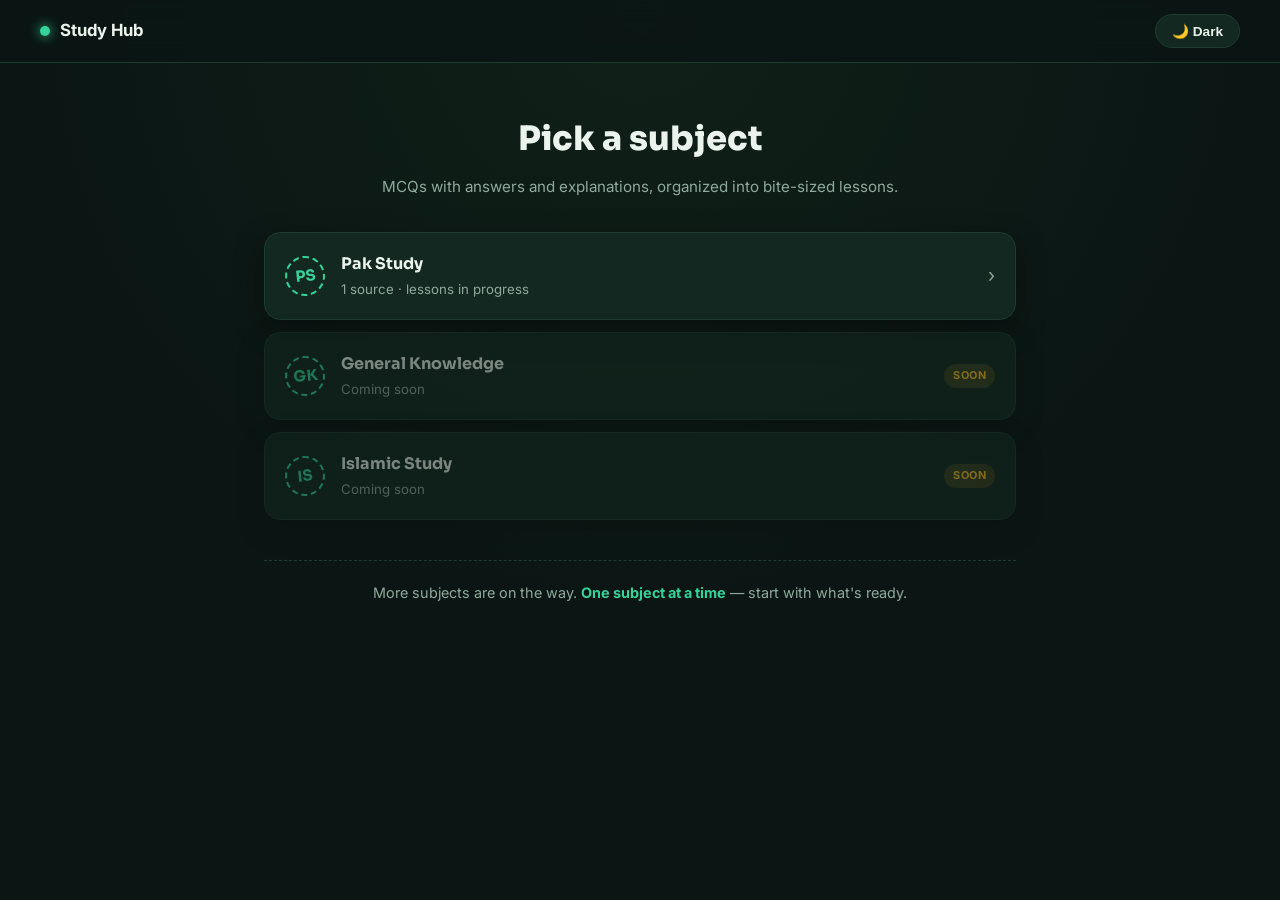
<file: index.html>
<!DOCTYPE html>
<html lang="en" data-theme="dark">
<head>
<meta charset="utf-8">
<meta name="viewport" content="width=device-width, initial-scale=1">
<title>Study Hub · MCQ Library</title>
<link rel="preconnect" href="https://fonts.googleapis.com">
<link rel="preconnect" href="https://fonts.gstatic.com" crossorigin>
<link href="https://fonts.googleapis.com/css2?family=Sora:wght@600;700;800&family=Inter:wght@400;500;600&display=swap" rel="stylesheet">
<link rel="stylesheet" href="style.css">
</head>
<body>
  <div class="topbar">
    <div class="brand"><span class="dot"></span> Study Hub</div>
    <button class="theme-toggle" onclick="toggleTheme()" id="themeBtn">🌙 Dark</button>
  </div>
  <main>
    <div class="hero">
      <h1>Pick a subject</h1>
      <p>MCQs with answers and explanations, organized into bite-sized lessons.</p>
    </div>

    <div class="grid">
      <a class="nav-card" href="pakstudy/index.html">
        <div class="seal">PS</div>
        <div class="card-body">
          <p class="card-title">Pak Study</p>
          <p class="card-sub">1 source · lessons in progress</p>
        </div>
        <div class="chevron">›</div>
      </a>

      <div class="nav-card disabled">
        <div class="seal">GK</div>
        <div class="card-body">
          <p class="card-title">General Knowledge</p>
          <p class="card-sub">Coming soon</p>
        </div>
        <span class="badge-soon">Soon</span>
      </div>

      <div class="nav-card disabled">
        <div class="seal">IS</div>
        <div class="card-body">
          <p class="card-title">Islamic Study</p>
          <p class="card-sub">Coming soon</p>
        </div>
        <span class="badge-soon">Soon</span>
      </div>
    </div>

    <footer class="encourage">
      More subjects are on the way. <strong>One subject at a time</strong> — start with what's ready.
    </footer>
  </main>
  <script src="theme.js"></script>
</body>
</html>
</file>
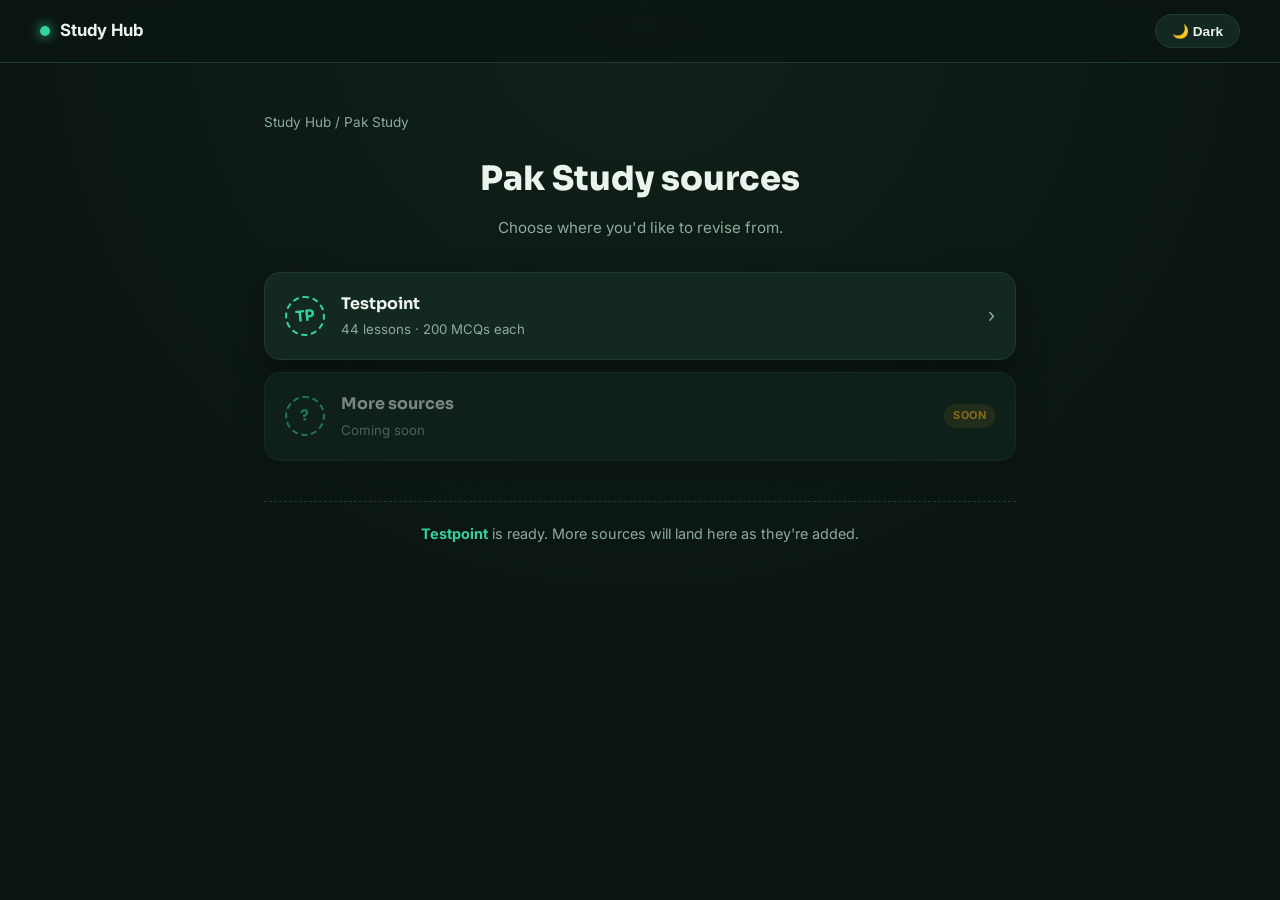
<file: pakstudy/index.html>
<!DOCTYPE html>
<html lang="en" data-theme="dark">
<head>
<meta charset="utf-8">
<meta name="viewport" content="width=device-width, initial-scale=1">
<title>Pak Study · Study Hub</title>
<link rel="preconnect" href="https://fonts.googleapis.com">
<link rel="preconnect" href="https://fonts.gstatic.com" crossorigin>
<link href="https://fonts.googleapis.com/css2?family=Sora:wght@600;700;800&family=Inter:wght@400;500;600&display=swap" rel="stylesheet">
<link rel="stylesheet" href="../style.css">
</head>
<body>
  <div class="topbar">
    <div class="brand"><span class="dot"></span> Study Hub</div>
    <button class="theme-toggle" onclick="toggleTheme()" id="themeBtn">🌙 Dark</button>
  </div>
  <main>
    <div class="breadcrumb"><a href="../index.html">Study Hub</a> / Pak Study</div>
    <div class="hero">
      <h1>Pak Study sources</h1>
      <p>Choose where you'd like to revise from.</p>
    </div>

    <div class="grid">
      <a class="nav-card" href="testpoint/index.html">
        <div class="seal">TP</div>
        <div class="card-body">
          <p class="card-title">Testpoint</p>
          <p class="card-sub">44 lessons · 200 MCQs each</p>
        </div>
        <div class="chevron">›</div>
      </a>

      <div class="nav-card disabled">
        <div class="seal">?</div>
        <div class="card-body">
          <p class="card-title">More sources</p>
          <p class="card-sub">Coming soon</p>
        </div>
        <span class="badge-soon">Soon</span>
      </div>
    </div>

    <footer class="encourage">
      <strong>Testpoint</strong> is ready. More sources will land here as they're added.
    </footer>
  </main>
  <script src="../theme.js"></script>
</body>
</html>
</file>
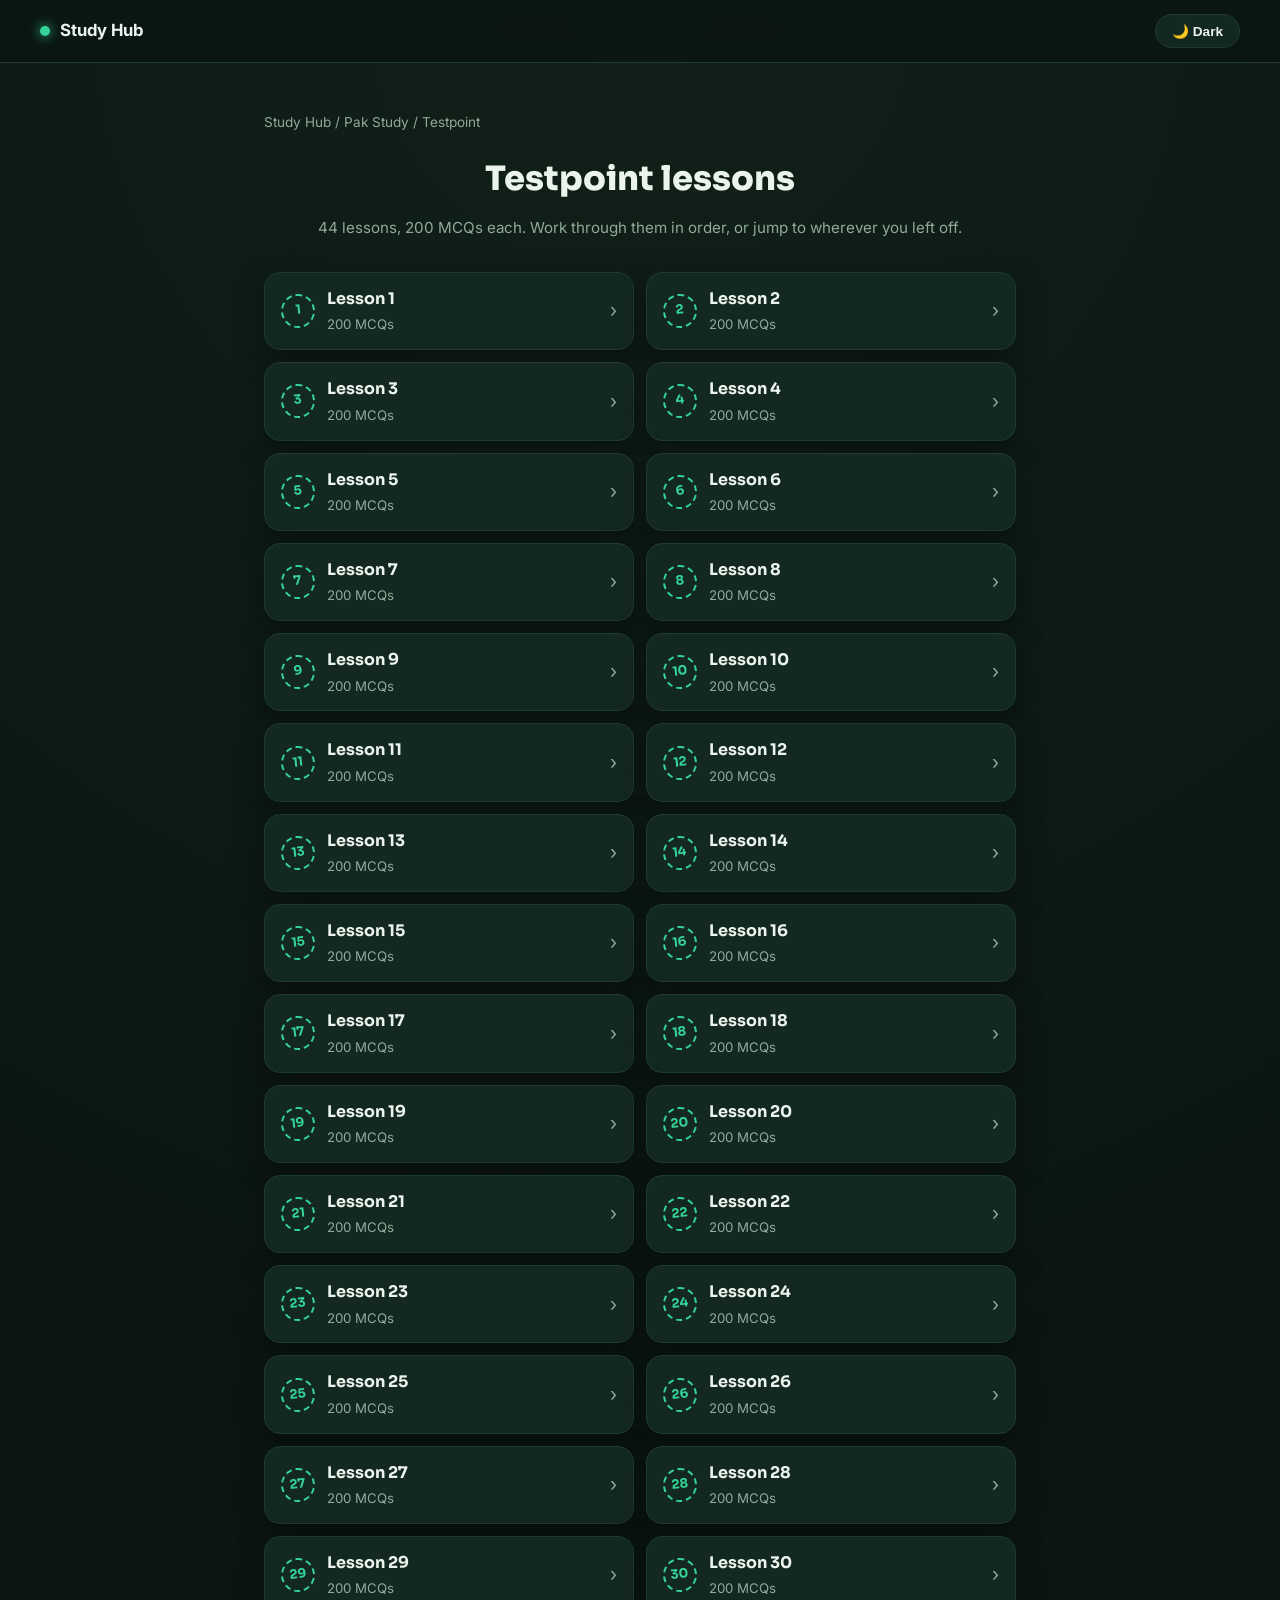
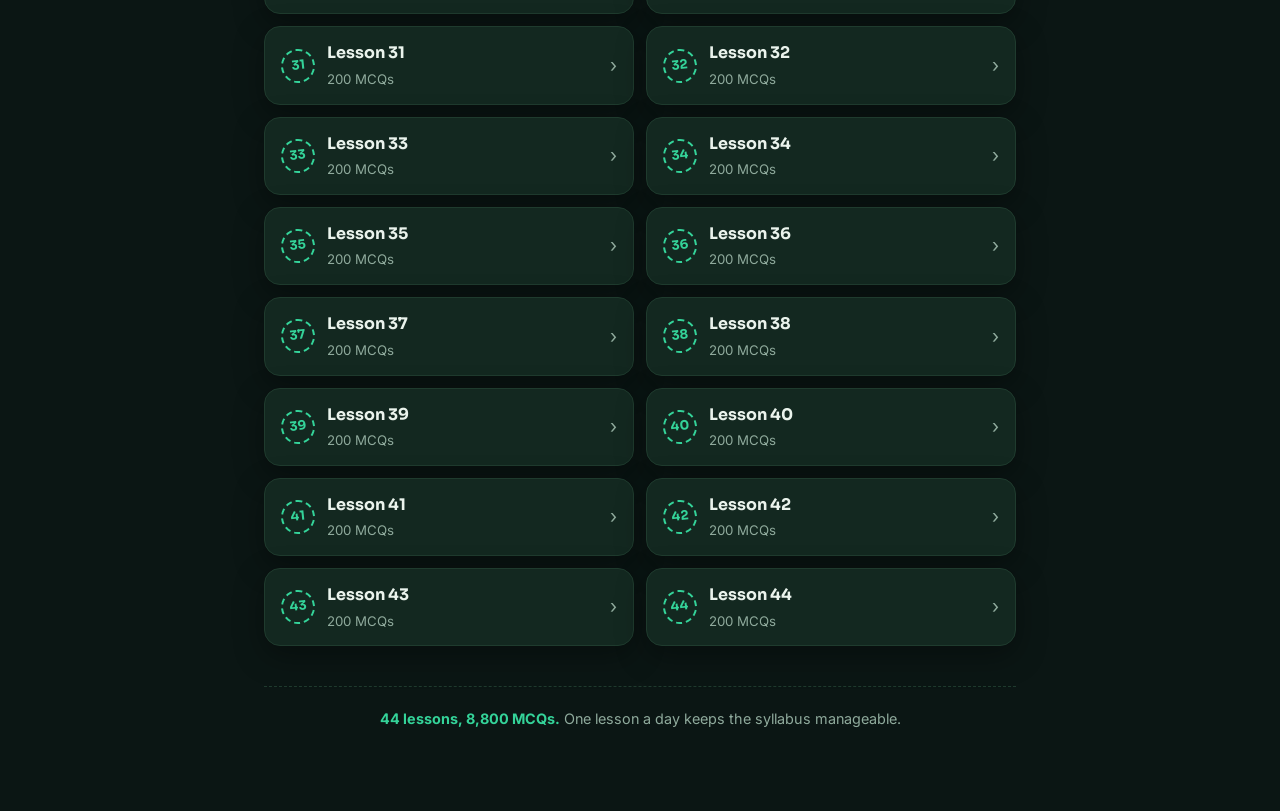
<file: pakstudy/testpoint/index.html>
<!DOCTYPE html>
<html lang="en" data-theme="dark">
<head>
<meta charset="utf-8">
<meta name="viewport" content="width=device-width, initial-scale=1">
<title>Testpoint · Pak Study · Study Hub</title>
<link rel="preconnect" href="https://fonts.googleapis.com">
<link rel="preconnect" href="https://fonts.gstatic.com" crossorigin>
<link href="https://fonts.googleapis.com/css2?family=Sora:wght@600;700;800&family=Inter:wght@400;500;600&display=swap" rel="stylesheet">
<link rel="stylesheet" href="../../style.css">
</head>
<body>
  <div class="topbar">
    <div class="brand"><span class="dot"></span> Study Hub</div>
    <button class="theme-toggle" onclick="toggleTheme()" id="themeBtn">🌙 Dark</button>
  </div>
  <main>
    <div class="breadcrumb"><a href="../../index.html">Study Hub</a> / <a href="../index.html">Pak Study</a> / Testpoint</div>
    <div class="hero">
      <h1>Testpoint lessons</h1>
      <p>44 lessons, 200 MCQs each. Work through them in order, or jump to wherever you left off.</p>
    </div>

    <div class="grid two-col">
      <a class="nav-card compact" href="lessons/lesson_1.html">
        <div class="seal small">1</div>
        <div class="card-body">
          <p class="card-title">Lesson 1</p>
          <p class="card-sub">200 MCQs</p>
        </div>
        <div class="chevron">›</div>
      </a>
      <a class="nav-card compact" href="lessons/lesson_2.html">
        <div class="seal small">2</div>
        <div class="card-body">
          <p class="card-title">Lesson 2</p>
          <p class="card-sub">200 MCQs</p>
        </div>
        <div class="chevron">›</div>
      </a>
      <a class="nav-card compact" href="lessons/lesson_3.html">
        <div class="seal small">3</div>
        <div class="card-body">
          <p class="card-title">Lesson 3</p>
          <p class="card-sub">200 MCQs</p>
        </div>
        <div class="chevron">›</div>
      </a>
      <a class="nav-card compact" href="lessons/lesson_4.html">
        <div class="seal small">4</div>
        <div class="card-body">
          <p class="card-title">Lesson 4</p>
          <p class="card-sub">200 MCQs</p>
        </div>
        <div class="chevron">›</div>
      </a>
      <a class="nav-card compact" href="lessons/lesson_5.html">
        <div class="seal small">5</div>
        <div class="card-body">
          <p class="card-title">Lesson 5</p>
          <p class="card-sub">200 MCQs</p>
        </div>
        <div class="chevron">›</div>
      </a>
      <a class="nav-card compact" href="lessons/lesson_6.html">
        <div class="seal small">6</div>
        <div class="card-body">
          <p class="card-title">Lesson 6</p>
          <p class="card-sub">200 MCQs</p>
        </div>
        <div class="chevron">›</div>
      </a>
      <a class="nav-card compact" href="lessons/lesson_7.html">
        <div class="seal small">7</div>
        <div class="card-body">
          <p class="card-title">Lesson 7</p>
          <p class="card-sub">200 MCQs</p>
        </div>
        <div class="chevron">›</div>
      </a>
      <a class="nav-card compact" href="lessons/lesson_8.html">
        <div class="seal small">8</div>
        <div class="card-body">
          <p class="card-title">Lesson 8</p>
          <p class="card-sub">200 MCQs</p>
        </div>
        <div class="chevron">›</div>
      </a>
      <a class="nav-card compact" href="lessons/lesson_9.html">
        <div class="seal small">9</div>
        <div class="card-body">
          <p class="card-title">Lesson 9</p>
          <p class="card-sub">200 MCQs</p>
        </div>
        <div class="chevron">›</div>
      </a>
      <a class="nav-card compact" href="lessons/lesson_10.html">
        <div class="seal small">10</div>
        <div class="card-body">
          <p class="card-title">Lesson 10</p>
          <p class="card-sub">200 MCQs</p>
        </div>
        <div class="chevron">›</div>
      </a>
      <a class="nav-card compact" href="lessons/lesson_11.html">
        <div class="seal small">11</div>
        <div class="card-body">
          <p class="card-title">Lesson 11</p>
          <p class="card-sub">200 MCQs</p>
        </div>
        <div class="chevron">›</div>
      </a>
      <a class="nav-card compact" href="lessons/lesson_12.html">
        <div class="seal small">12</div>
        <div class="card-body">
          <p class="card-title">Lesson 12</p>
          <p class="card-sub">200 MCQs</p>
        </div>
        <div class="chevron">›</div>
      </a>
      <a class="nav-card compact" href="lessons/lesson_13.html">
        <div class="seal small">13</div>
        <div class="card-body">
          <p class="card-title">Lesson 13</p>
          <p class="card-sub">200 MCQs</p>
        </div>
        <div class="chevron">›</div>
      </a>
      <a class="nav-card compact" href="lessons/lesson_14.html">
        <div class="seal small">14</div>
        <div class="card-body">
          <p class="card-title">Lesson 14</p>
          <p class="card-sub">200 MCQs</p>
        </div>
        <div class="chevron">›</div>
      </a>
      <a class="nav-card compact" href="lessons/lesson_15.html">
        <div class="seal small">15</div>
        <div class="card-body">
          <p class="card-title">Lesson 15</p>
          <p class="card-sub">200 MCQs</p>
        </div>
        <div class="chevron">›</div>
      </a>
      <a class="nav-card compact" href="lessons/lesson_16.html">
        <div class="seal small">16</div>
        <div class="card-body">
          <p class="card-title">Lesson 16</p>
          <p class="card-sub">200 MCQs</p>
        </div>
        <div class="chevron">›</div>
      </a>
      <a class="nav-card compact" href="lessons/lesson_17.html">
        <div class="seal small">17</div>
        <div class="card-body">
          <p class="card-title">Lesson 17</p>
          <p class="card-sub">200 MCQs</p>
        </div>
        <div class="chevron">›</div>
      </a>
      <a class="nav-card compact" href="lessons/lesson_18.html">
        <div class="seal small">18</div>
        <div class="card-body">
          <p class="card-title">Lesson 18</p>
          <p class="card-sub">200 MCQs</p>
        </div>
        <div class="chevron">›</div>
      </a>
      <a class="nav-card compact" href="lessons/lesson_19.html">
        <div class="seal small">19</div>
        <div class="card-body">
          <p class="card-title">Lesson 19</p>
          <p class="card-sub">200 MCQs</p>
        </div>
        <div class="chevron">›</div>
      </a>
      <a class="nav-card compact" href="lessons/lesson_20.html">
        <div class="seal small">20</div>
        <div class="card-body">
          <p class="card-title">Lesson 20</p>
          <p class="card-sub">200 MCQs</p>
        </div>
        <div class="chevron">›</div>
      </a>
      <a class="nav-card compact" href="lessons/lesson_21.html">
        <div class="seal small">21</div>
        <div class="card-body">
          <p class="card-title">Lesson 21</p>
          <p class="card-sub">200 MCQs</p>
        </div>
        <div class="chevron">›</div>
      </a>
      <a class="nav-card compact" href="lessons/lesson_22.html">
        <div class="seal small">22</div>
        <div class="card-body">
          <p class="card-title">Lesson 22</p>
          <p class="card-sub">200 MCQs</p>
        </div>
        <div class="chevron">›</div>
      </a>
      <a class="nav-card compact" href="lessons/lesson_23.html">
        <div class="seal small">23</div>
        <div class="card-body">
          <p class="card-title">Lesson 23</p>
          <p class="card-sub">200 MCQs</p>
        </div>
        <div class="chevron">›</div>
      </a>
      <a class="nav-card compact" href="lessons/lesson_24.html">
        <div class="seal small">24</div>
        <div class="card-body">
          <p class="card-title">Lesson 24</p>
          <p class="card-sub">200 MCQs</p>
        </div>
        <div class="chevron">›</div>
      </a>
      <a class="nav-card compact" href="lessons/lesson_25.html">
        <div class="seal small">25</div>
        <div class="card-body">
          <p class="card-title">Lesson 25</p>
          <p class="card-sub">200 MCQs</p>
        </div>
        <div class="chevron">›</div>
      </a>
      <a class="nav-card compact" href="lessons/lesson_26.html">
        <div class="seal small">26</div>
        <div class="card-body">
          <p class="card-title">Lesson 26</p>
          <p class="card-sub">200 MCQs</p>
        </div>
        <div class="chevron">›</div>
      </a>
      <a class="nav-card compact" href="lessons/lesson_27.html">
        <div class="seal small">27</div>
        <div class="card-body">
          <p class="card-title">Lesson 27</p>
          <p class="card-sub">200 MCQs</p>
        </div>
        <div class="chevron">›</div>
      </a>
      <a class="nav-card compact" href="lessons/lesson_28.html">
        <div class="seal small">28</div>
        <div class="card-body">
          <p class="card-title">Lesson 28</p>
          <p class="card-sub">200 MCQs</p>
        </div>
        <div class="chevron">›</div>
      </a>
      <a class="nav-card compact" href="lessons/lesson_29.html">
        <div class="seal small">29</div>
        <div class="card-body">
          <p class="card-title">Lesson 29</p>
          <p class="card-sub">200 MCQs</p>
        </div>
        <div class="chevron">›</div>
      </a>
      <a class="nav-card compact" href="lessons/lesson_30.html">
        <div class="seal small">30</div>
        <div class="card-body">
          <p class="card-title">Lesson 30</p>
          <p class="card-sub">200 MCQs</p>
        </div>
        <div class="chevron">›</div>
      </a>
      <a class="nav-card compact" href="lessons/lesson_31.html">
        <div class="seal small">31</div>
        <div class="card-body">
          <p class="card-title">Lesson 31</p>
          <p class="card-sub">200 MCQs</p>
        </div>
        <div class="chevron">›</div>
      </a>
      <a class="nav-card compact" href="lessons/lesson_32.html">
        <div class="seal small">32</div>
        <div class="card-body">
          <p class="card-title">Lesson 32</p>
          <p class="card-sub">200 MCQs</p>
        </div>
        <div class="chevron">›</div>
      </a>
      <a class="nav-card compact" href="lessons/lesson_33.html">
        <div class="seal small">33</div>
        <div class="card-body">
          <p class="card-title">Lesson 33</p>
          <p class="card-sub">200 MCQs</p>
        </div>
        <div class="chevron">›</div>
      </a>
      <a class="nav-card compact" href="lessons/lesson_34.html">
        <div class="seal small">34</div>
        <div class="card-body">
          <p class="card-title">Lesson 34</p>
          <p class="card-sub">200 MCQs</p>
        </div>
        <div class="chevron">›</div>
      </a>
      <a class="nav-card compact" href="lessons/lesson_35.html">
        <div class="seal small">35</div>
        <div class="card-body">
          <p class="card-title">Lesson 35</p>
          <p class="card-sub">200 MCQs</p>
        </div>
        <div class="chevron">›</div>
      </a>
      <a class="nav-card compact" href="lessons/lesson_36.html">
        <div class="seal small">36</div>
        <div class="card-body">
          <p class="card-title">Lesson 36</p>
          <p class="card-sub">200 MCQs</p>
        </div>
        <div class="chevron">›</div>
      </a>
      <a class="nav-card compact" href="lessons/lesson_37.html">
        <div class="seal small">37</div>
        <div class="card-body">
          <p class="card-title">Lesson 37</p>
          <p class="card-sub">200 MCQs</p>
        </div>
        <div class="chevron">›</div>
      </a>
      <a class="nav-card compact" href="lessons/lesson_38.html">
        <div class="seal small">38</div>
        <div class="card-body">
          <p class="card-title">Lesson 38</p>
          <p class="card-sub">200 MCQs</p>
        </div>
        <div class="chevron">›</div>
      </a>
      <a class="nav-card compact" href="lessons/lesson_39.html">
        <div class="seal small">39</div>
        <div class="card-body">
          <p class="card-title">Lesson 39</p>
          <p class="card-sub">200 MCQs</p>
        </div>
        <div class="chevron">›</div>
      </a>
      <a class="nav-card compact" href="lessons/lesson_40.html">
        <div class="seal small">40</div>
        <div class="card-body">
          <p class="card-title">Lesson 40</p>
          <p class="card-sub">200 MCQs</p>
        </div>
        <div class="chevron">›</div>
      </a>
      <a class="nav-card compact" href="lessons/lesson_41.html">
        <div class="seal small">41</div>
        <div class="card-body">
          <p class="card-title">Lesson 41</p>
          <p class="card-sub">200 MCQs</p>
        </div>
        <div class="chevron">›</div>
      </a>
      <a class="nav-card compact" href="lessons/lesson_42.html">
        <div class="seal small">42</div>
        <div class="card-body">
          <p class="card-title">Lesson 42</p>
          <p class="card-sub">200 MCQs</p>
        </div>
        <div class="chevron">›</div>
      </a>
      <a class="nav-card compact" href="lessons/lesson_43.html">
        <div class="seal small">43</div>
        <div class="card-body">
          <p class="card-title">Lesson 43</p>
          <p class="card-sub">200 MCQs</p>
        </div>
        <div class="chevron">›</div>
      </a>
      <a class="nav-card compact" href="lessons/lesson_44.html">
        <div class="seal small">44</div>
        <div class="card-body">
          <p class="card-title">Lesson 44</p>
          <p class="card-sub">200 MCQs</p>
        </div>
        <div class="chevron">›</div>
      </a>
    </div>

    <footer class="encourage">
      <strong>44 lessons, 8,800 MCQs.</strong> One lesson a day keeps the syllabus manageable.
    </footer>
  </main>
  <script src="../../theme.js"></script>
</body>
</html>
</file>
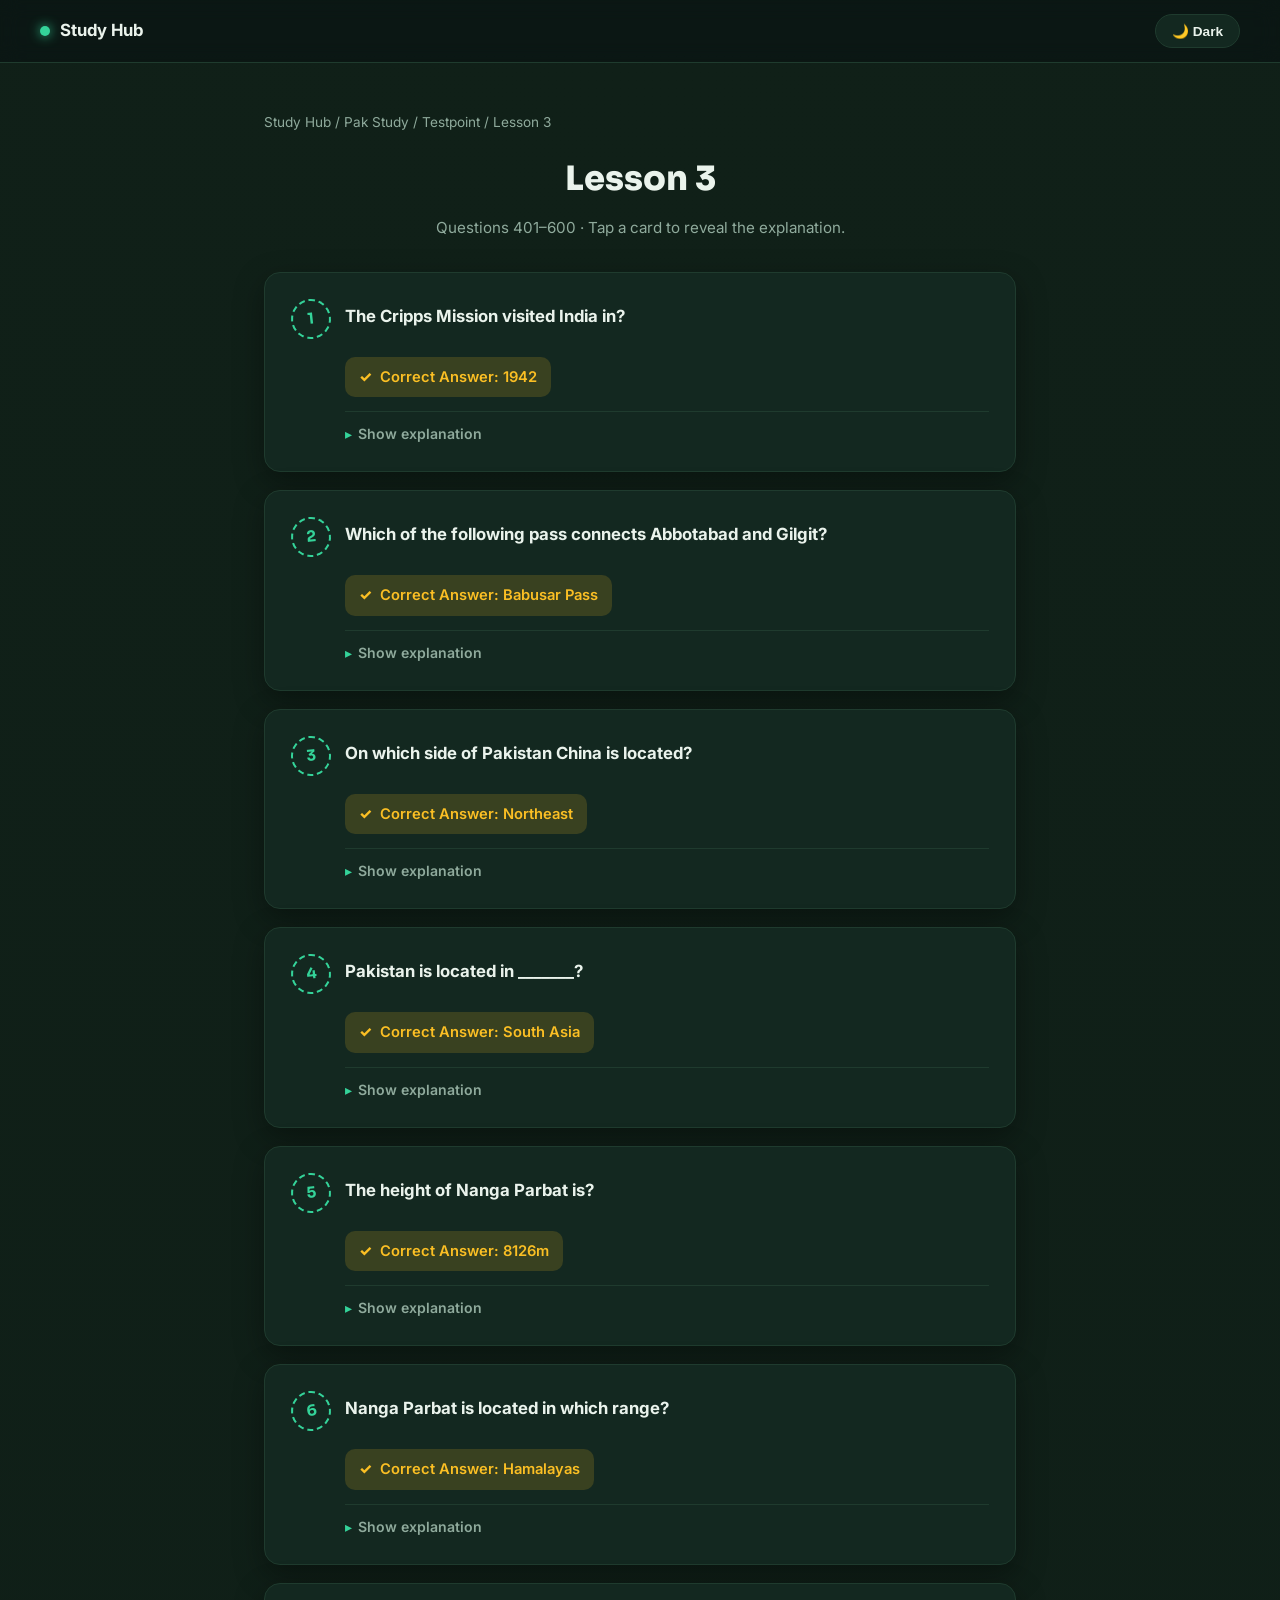
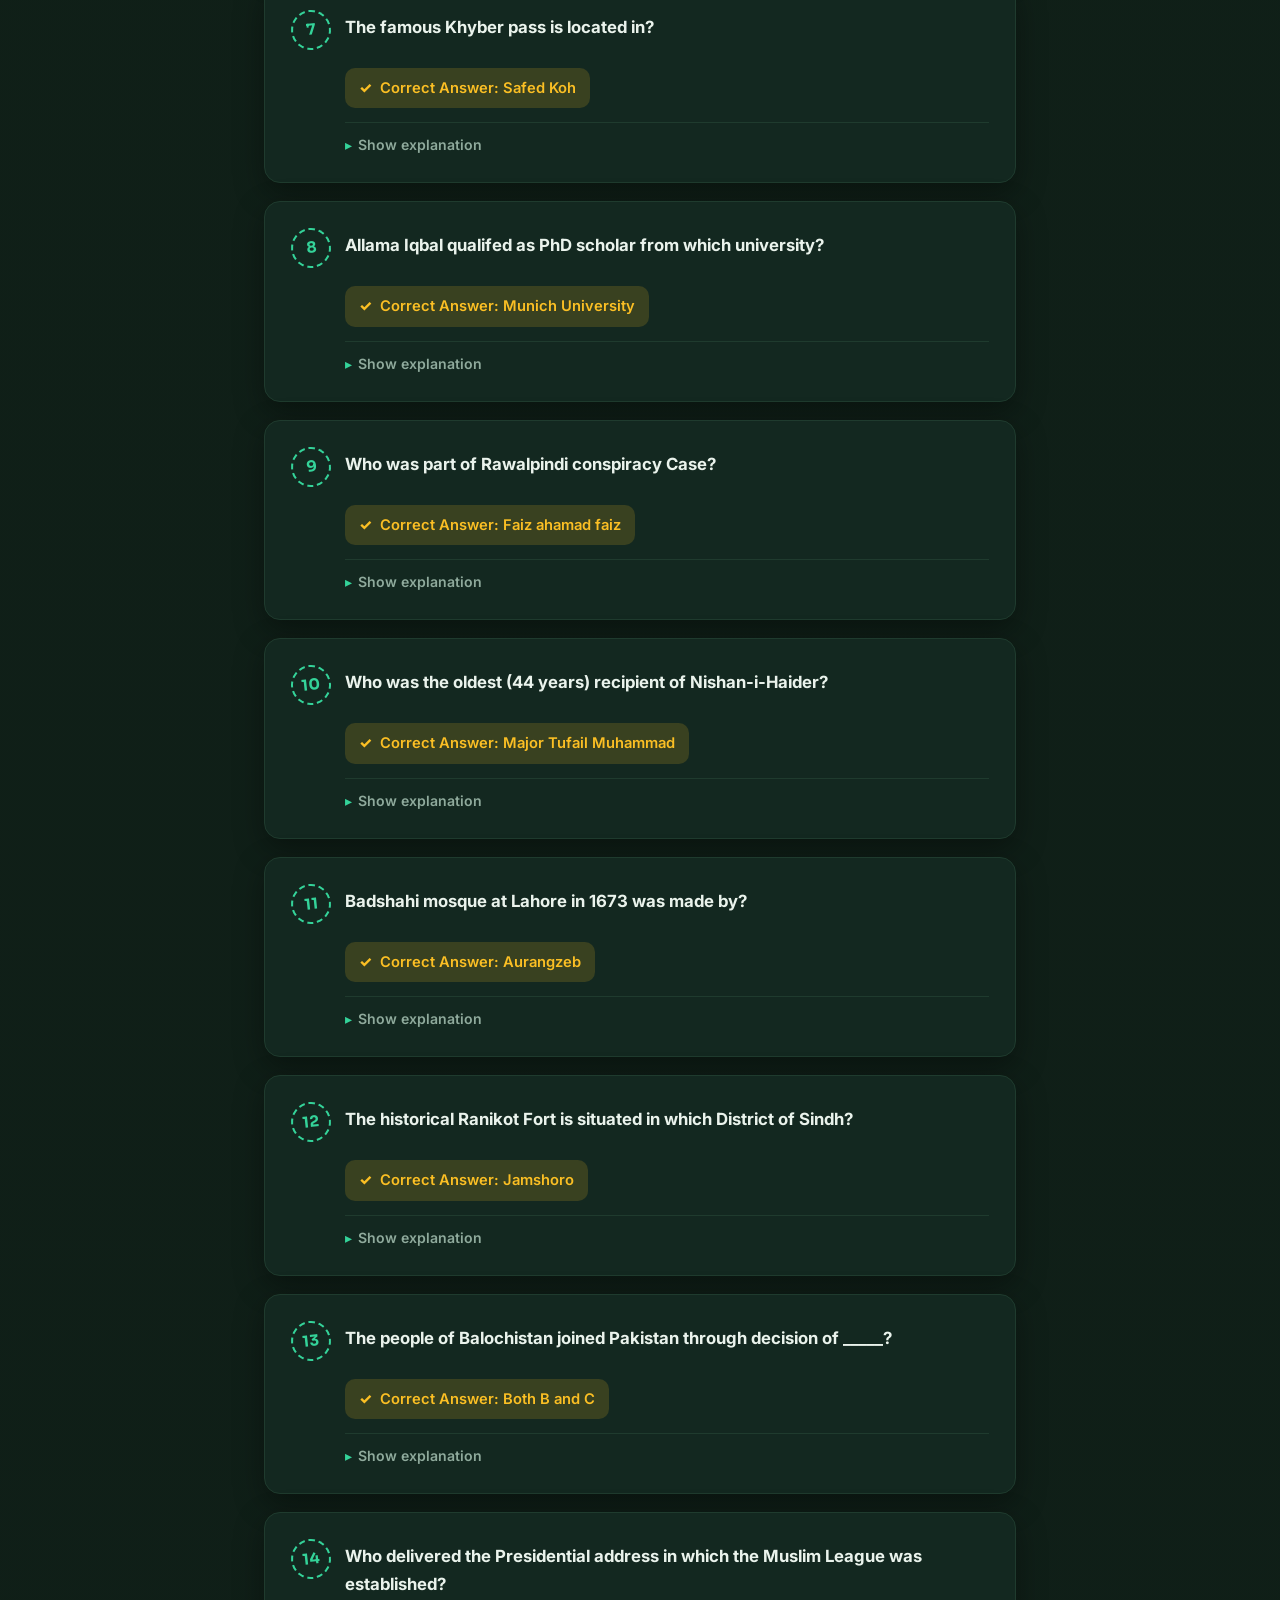
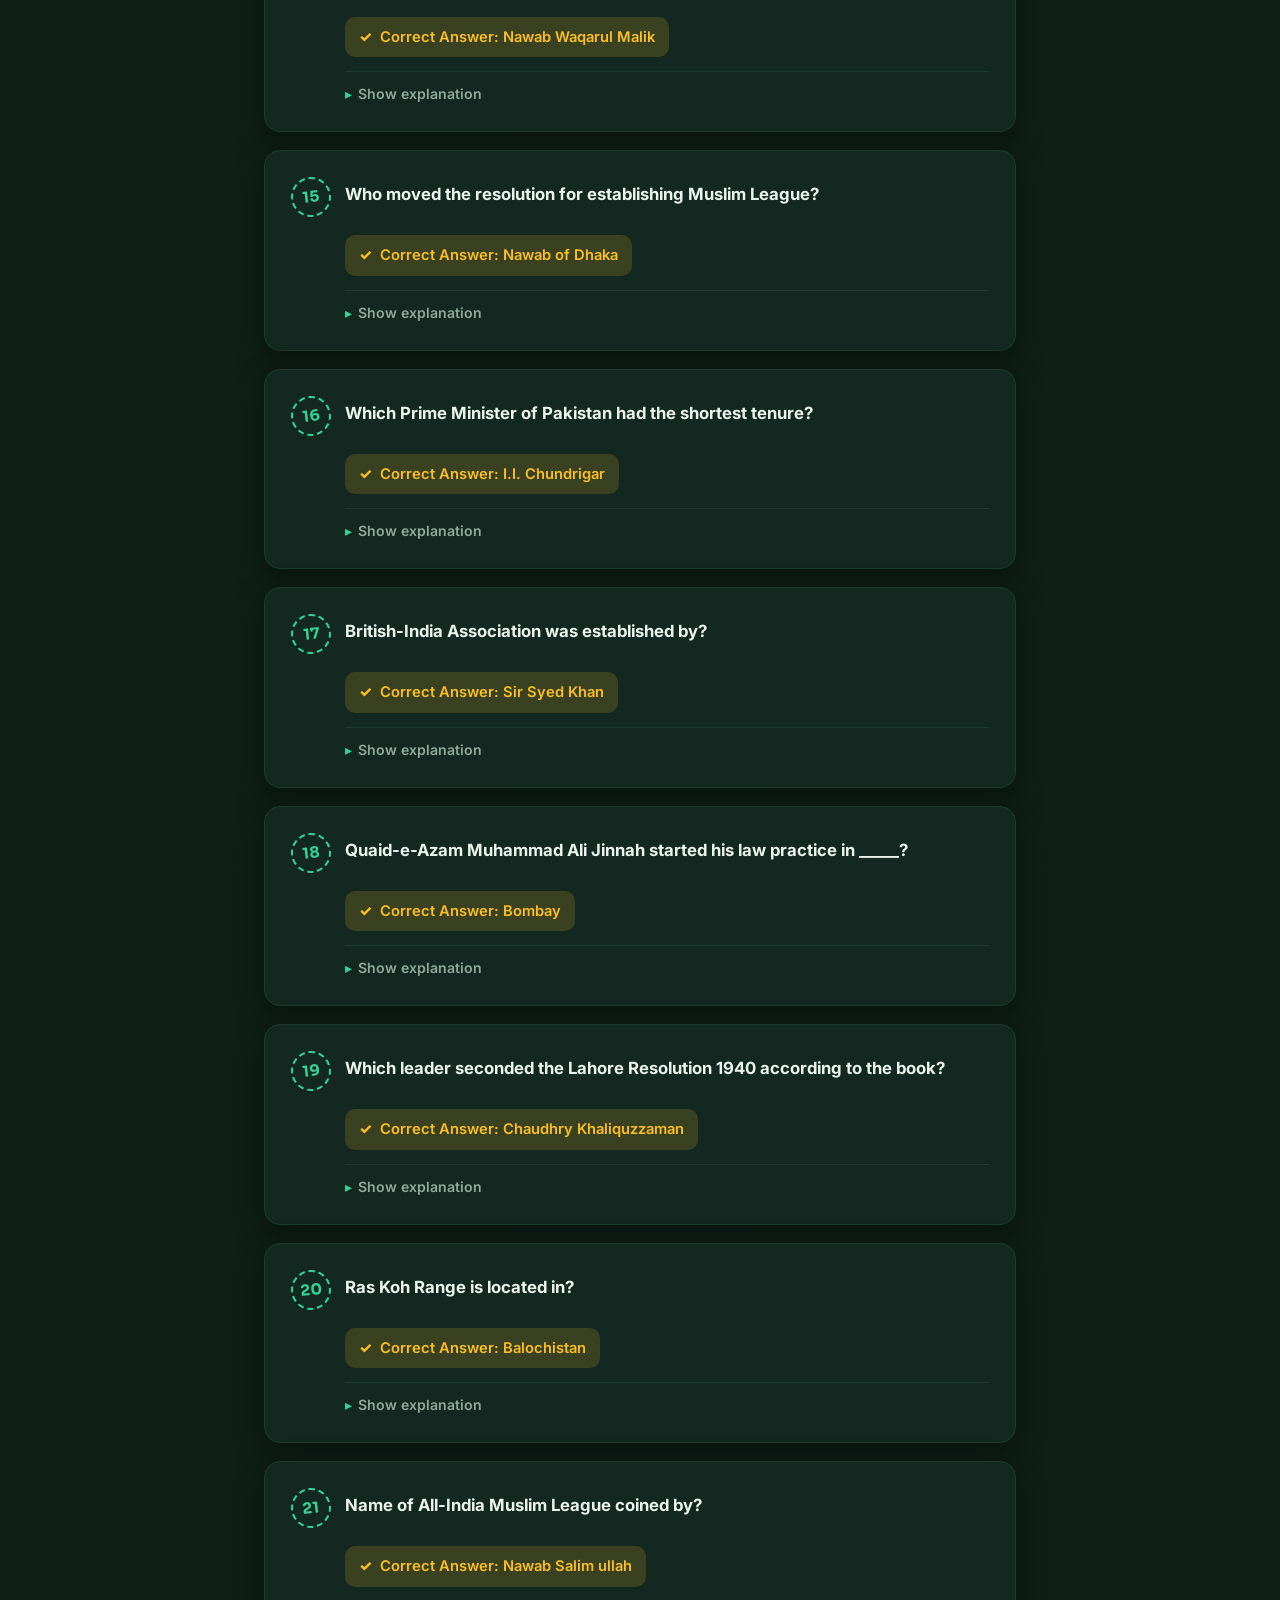
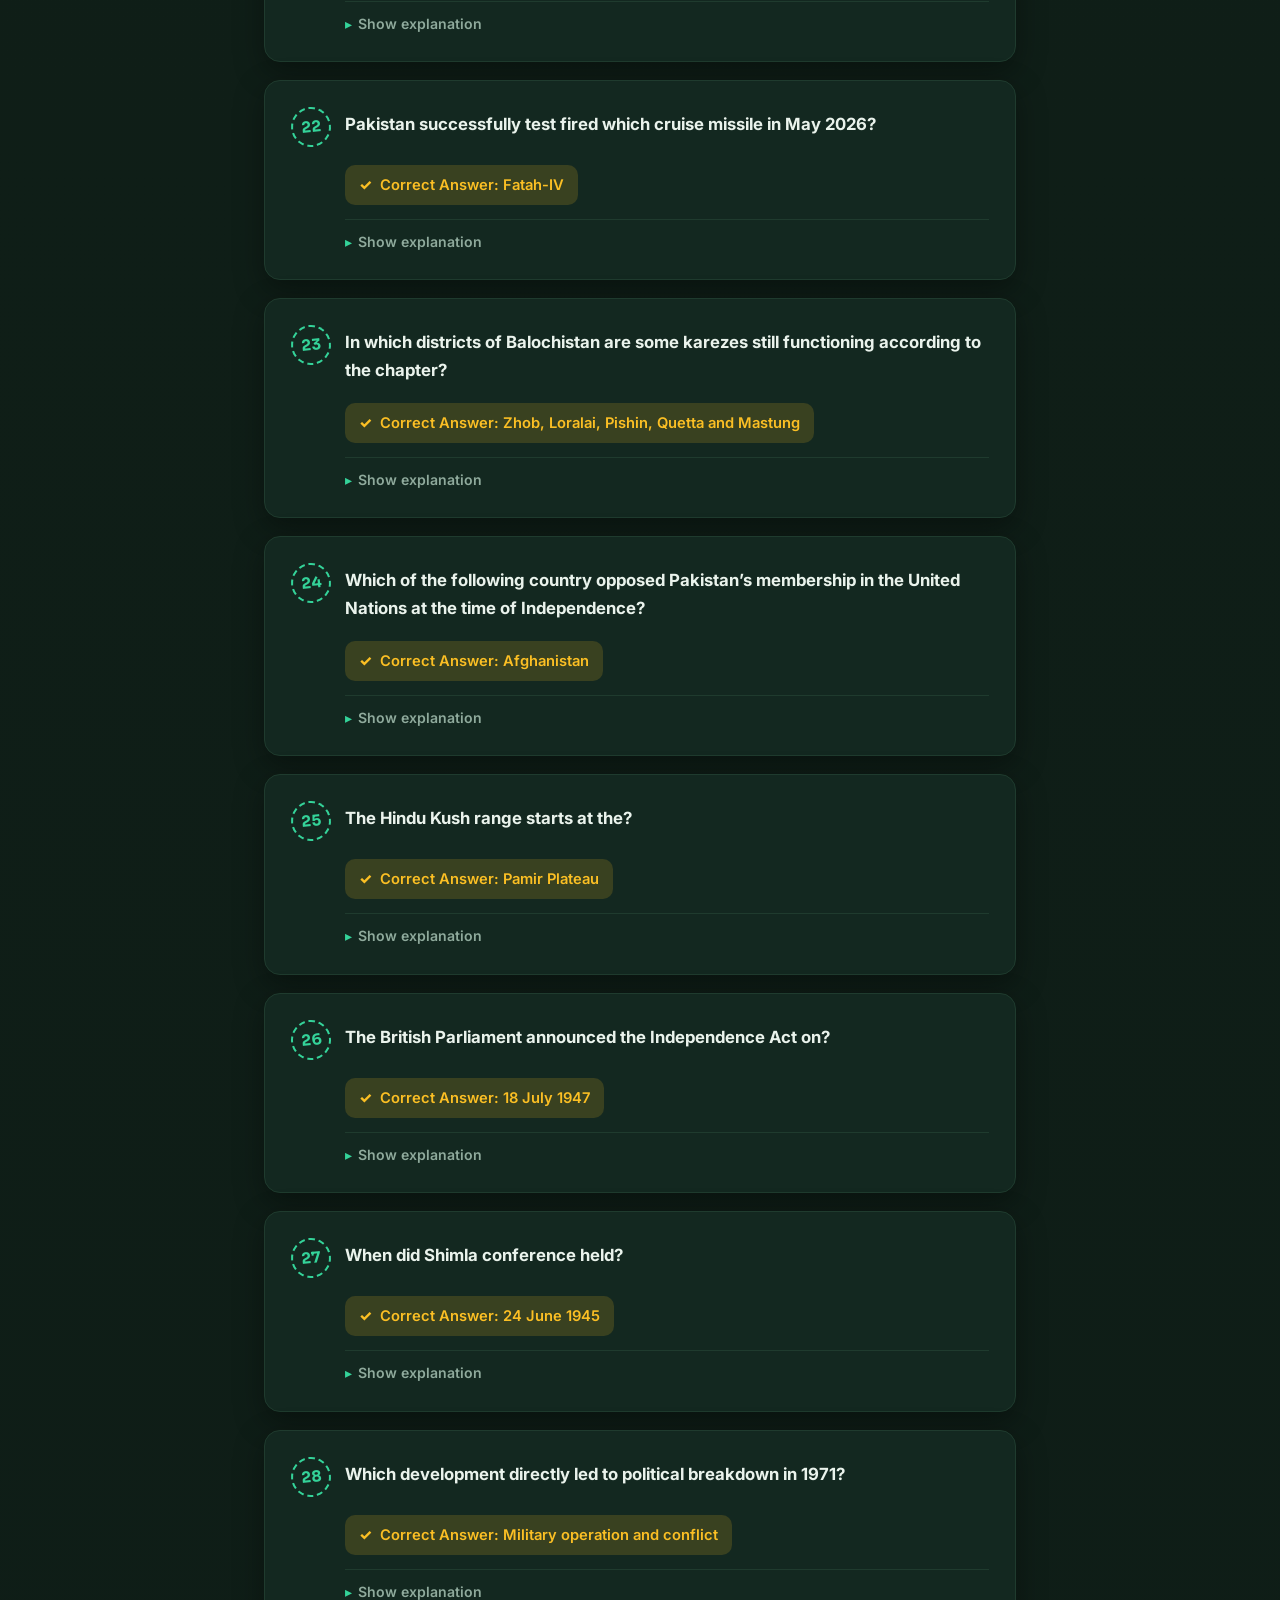
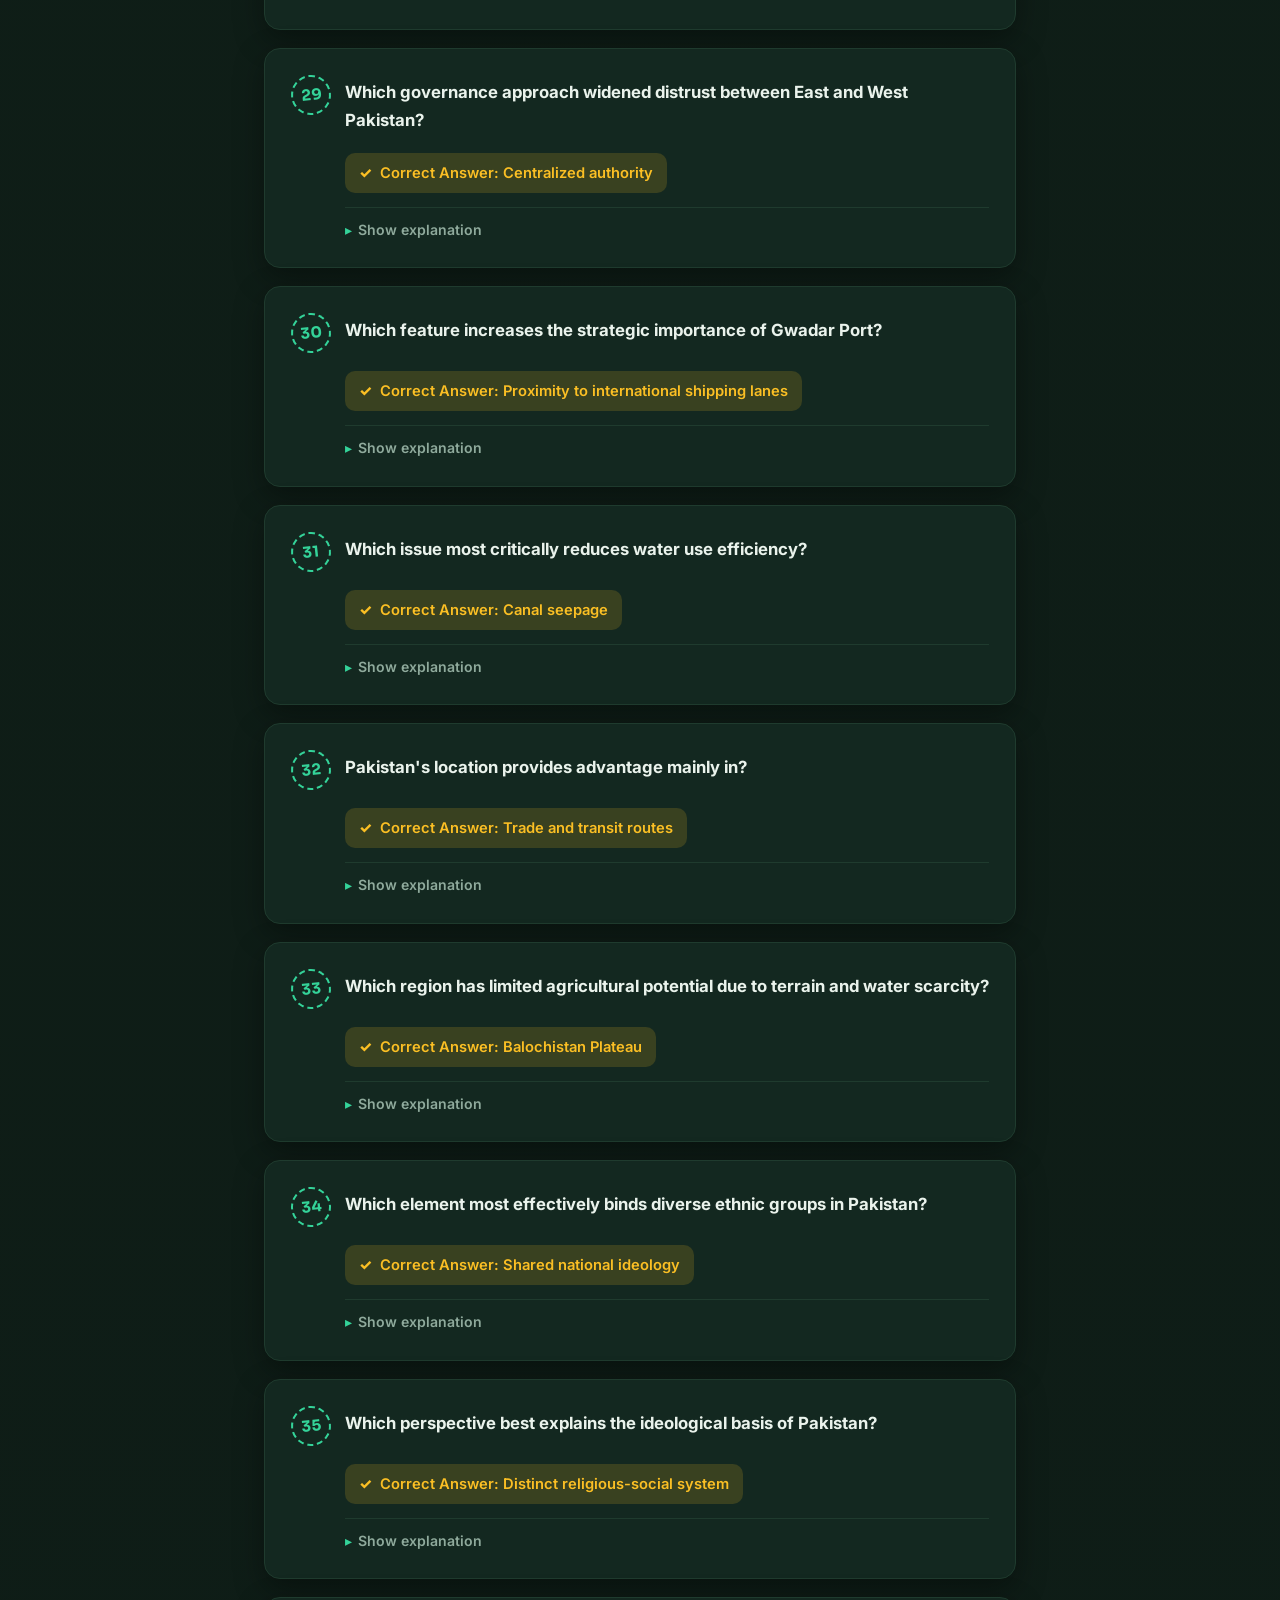
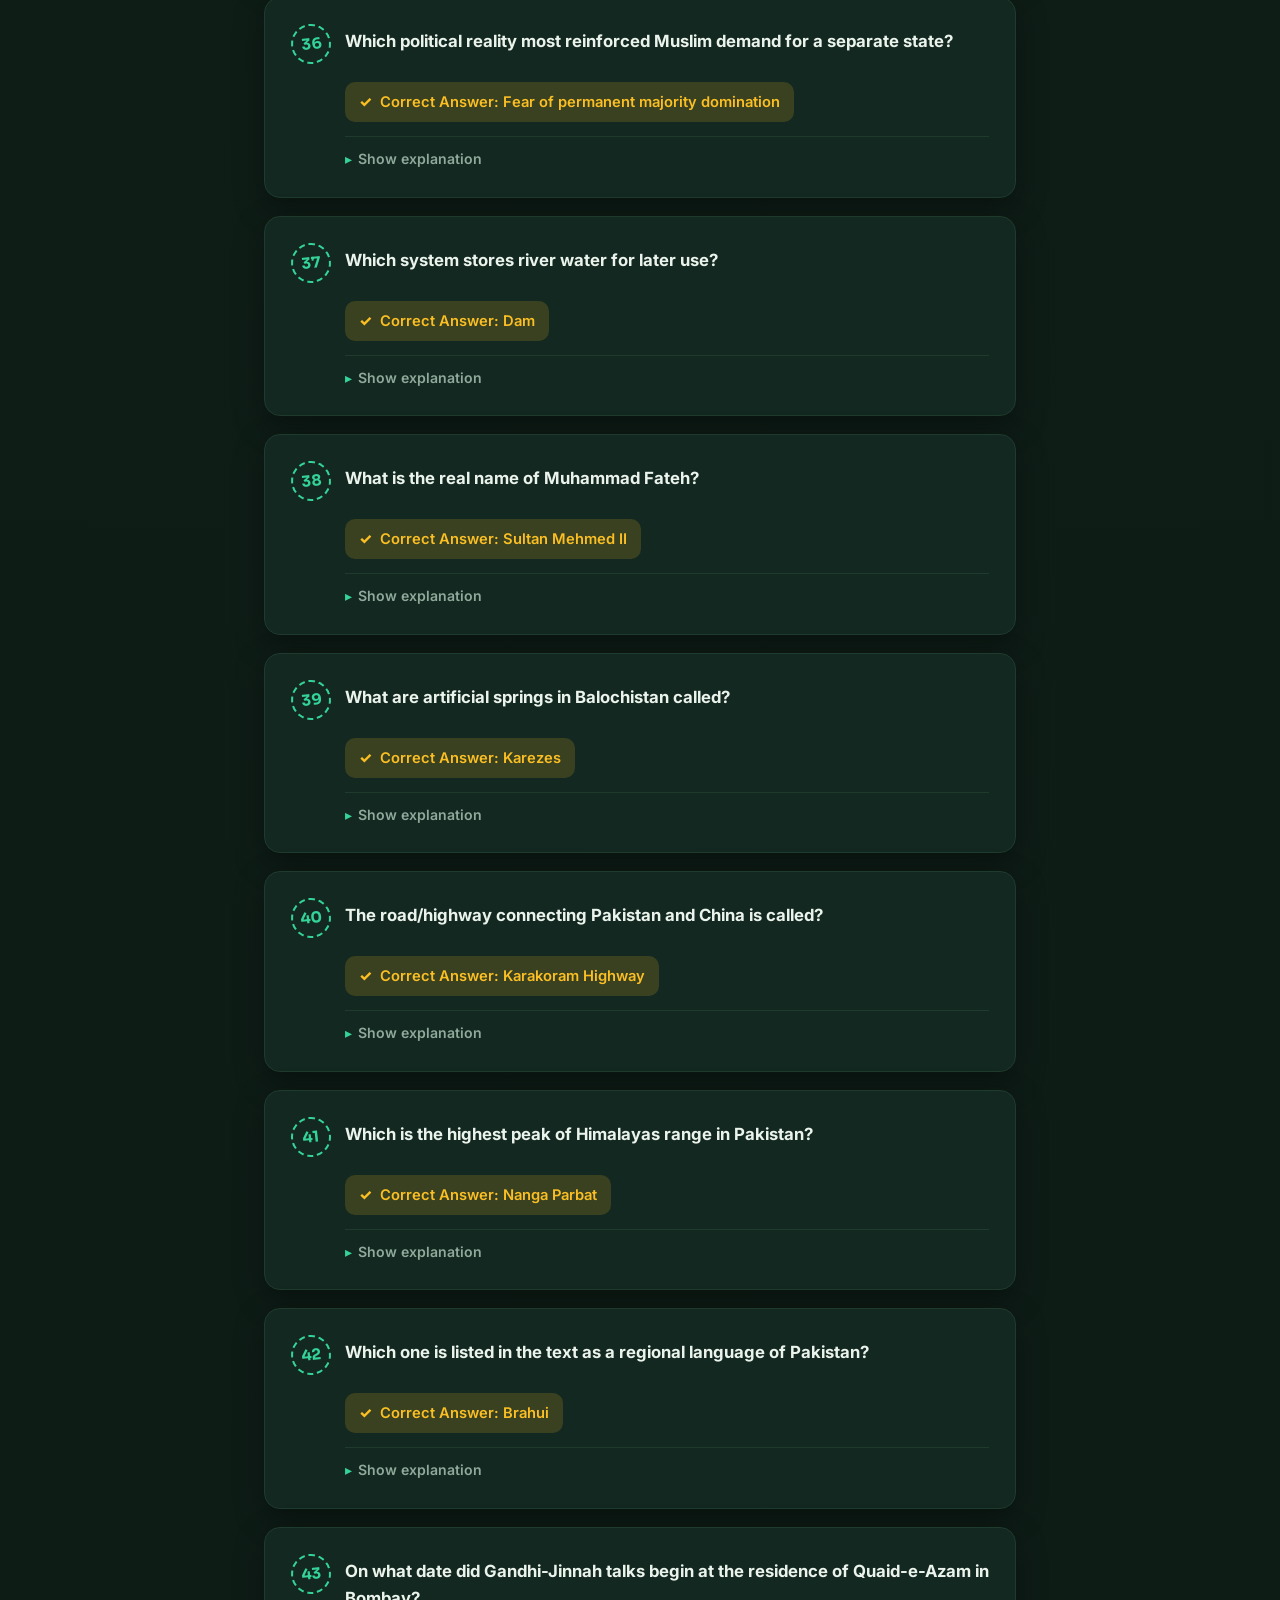
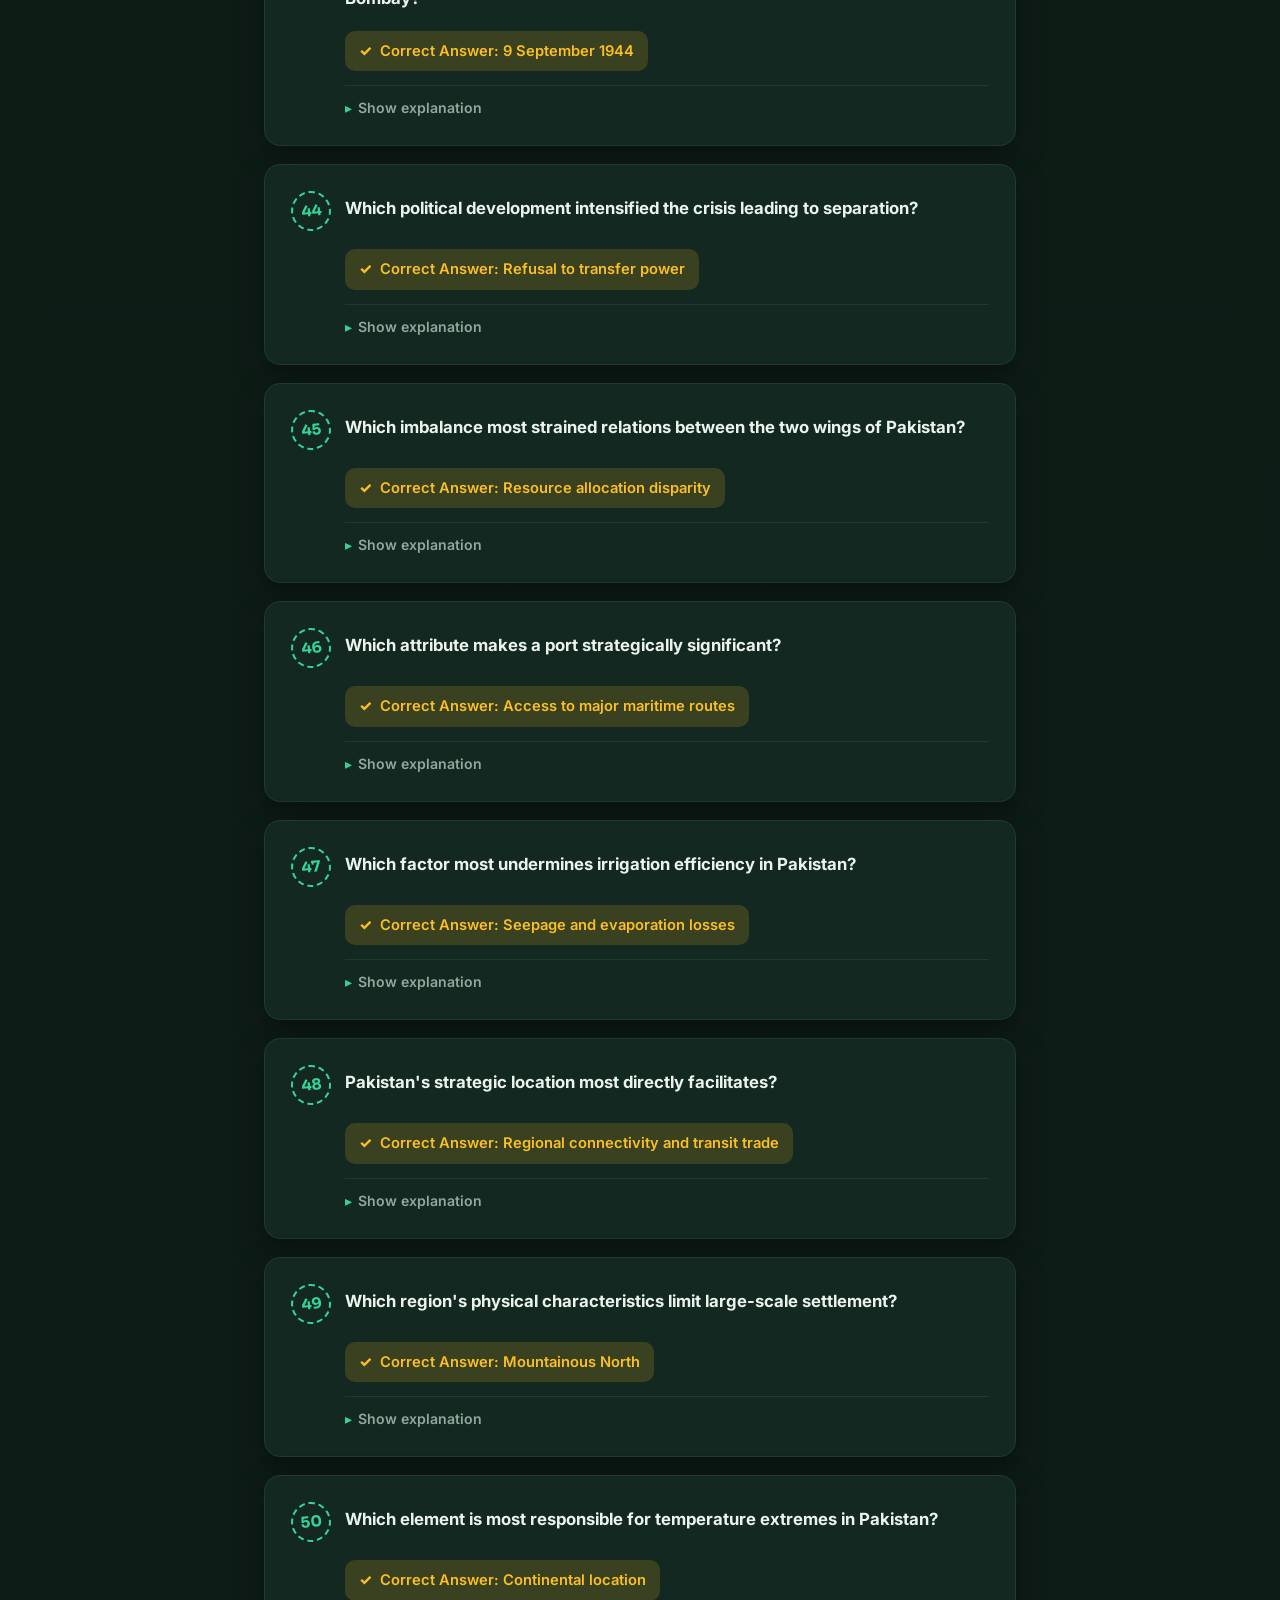
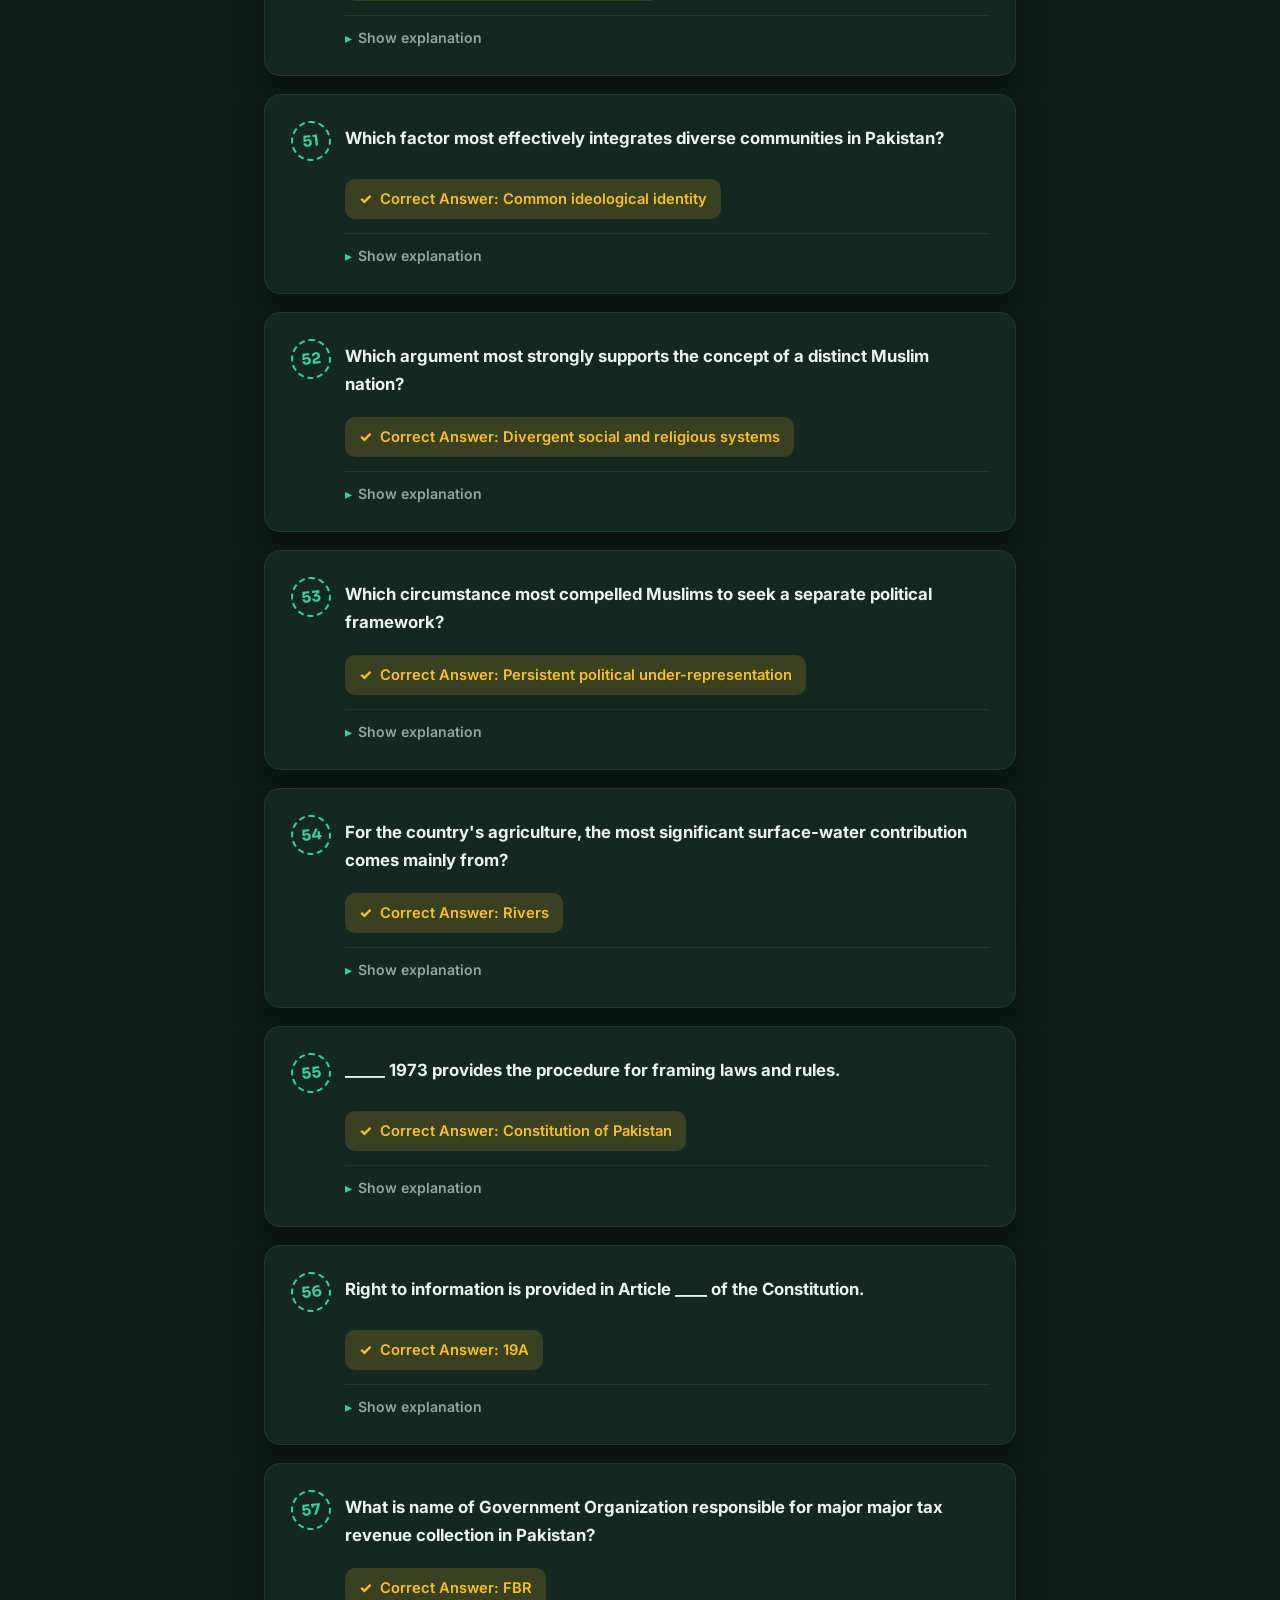
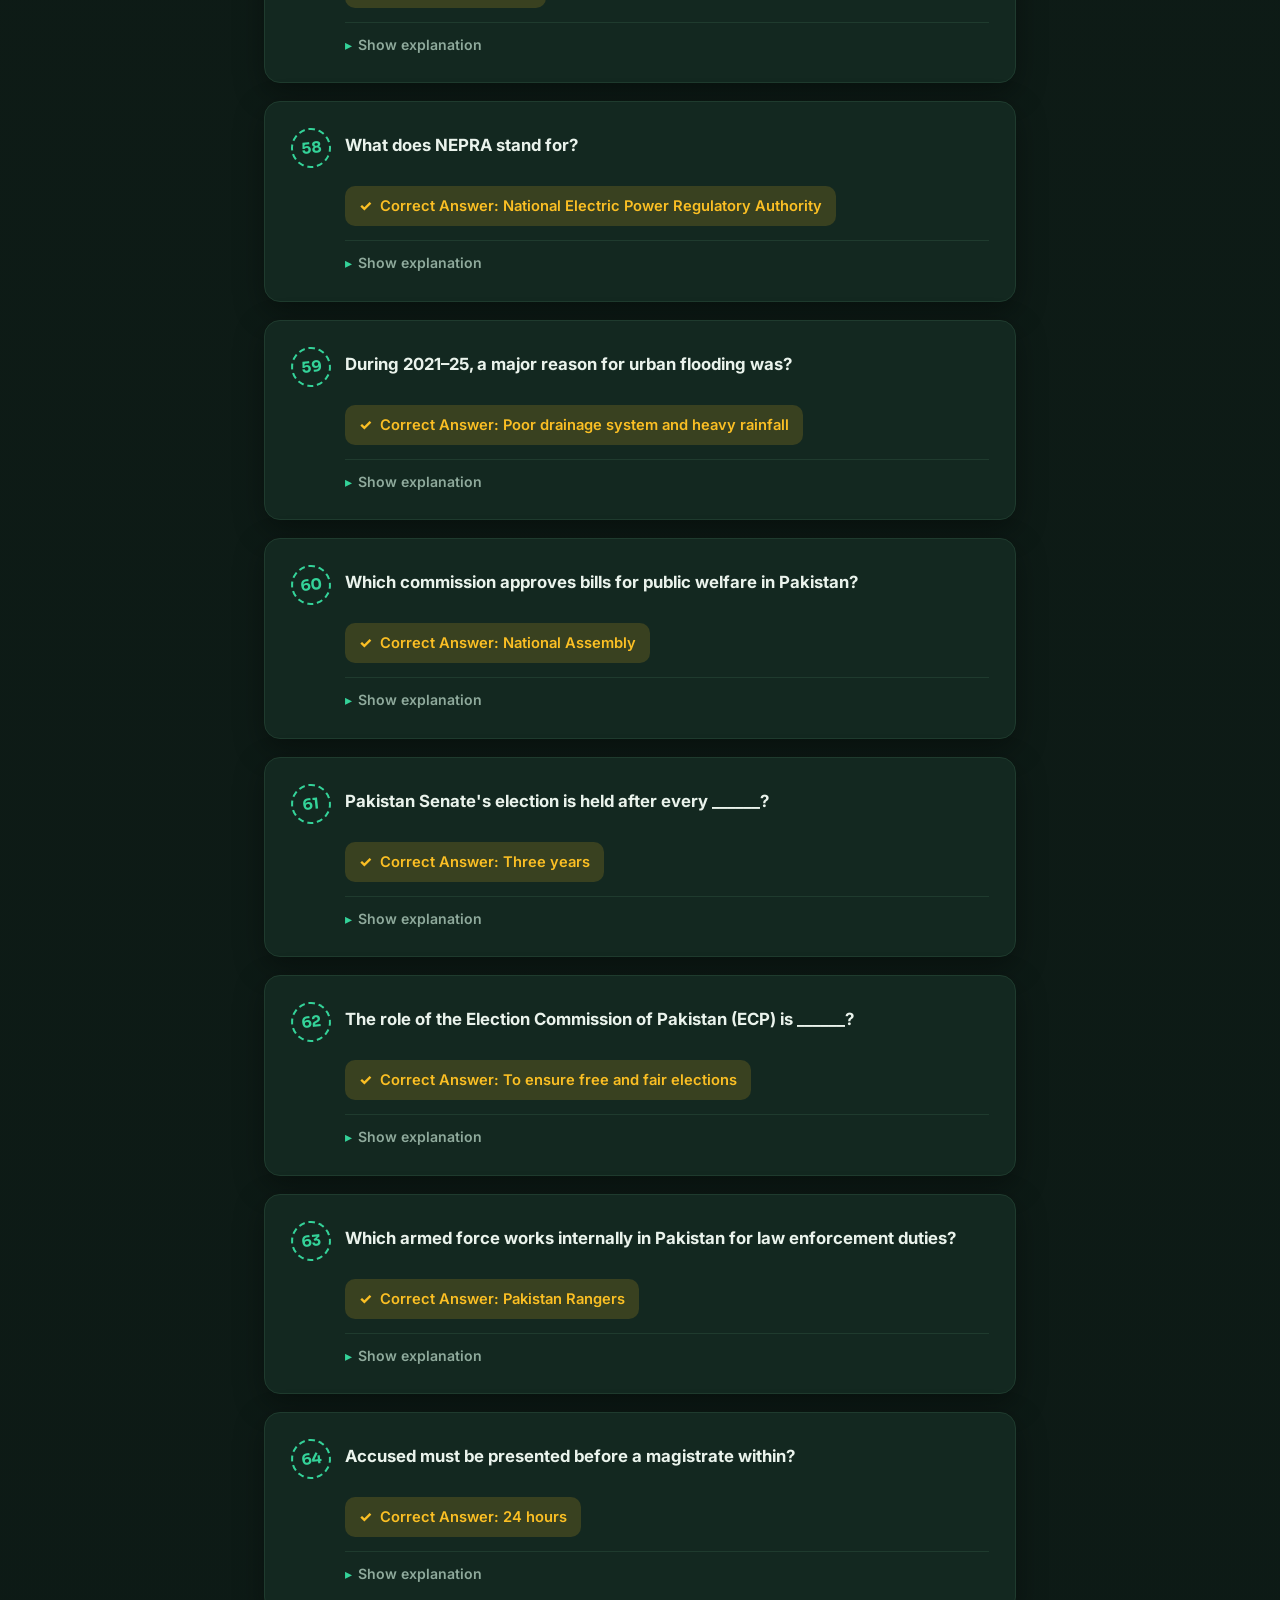
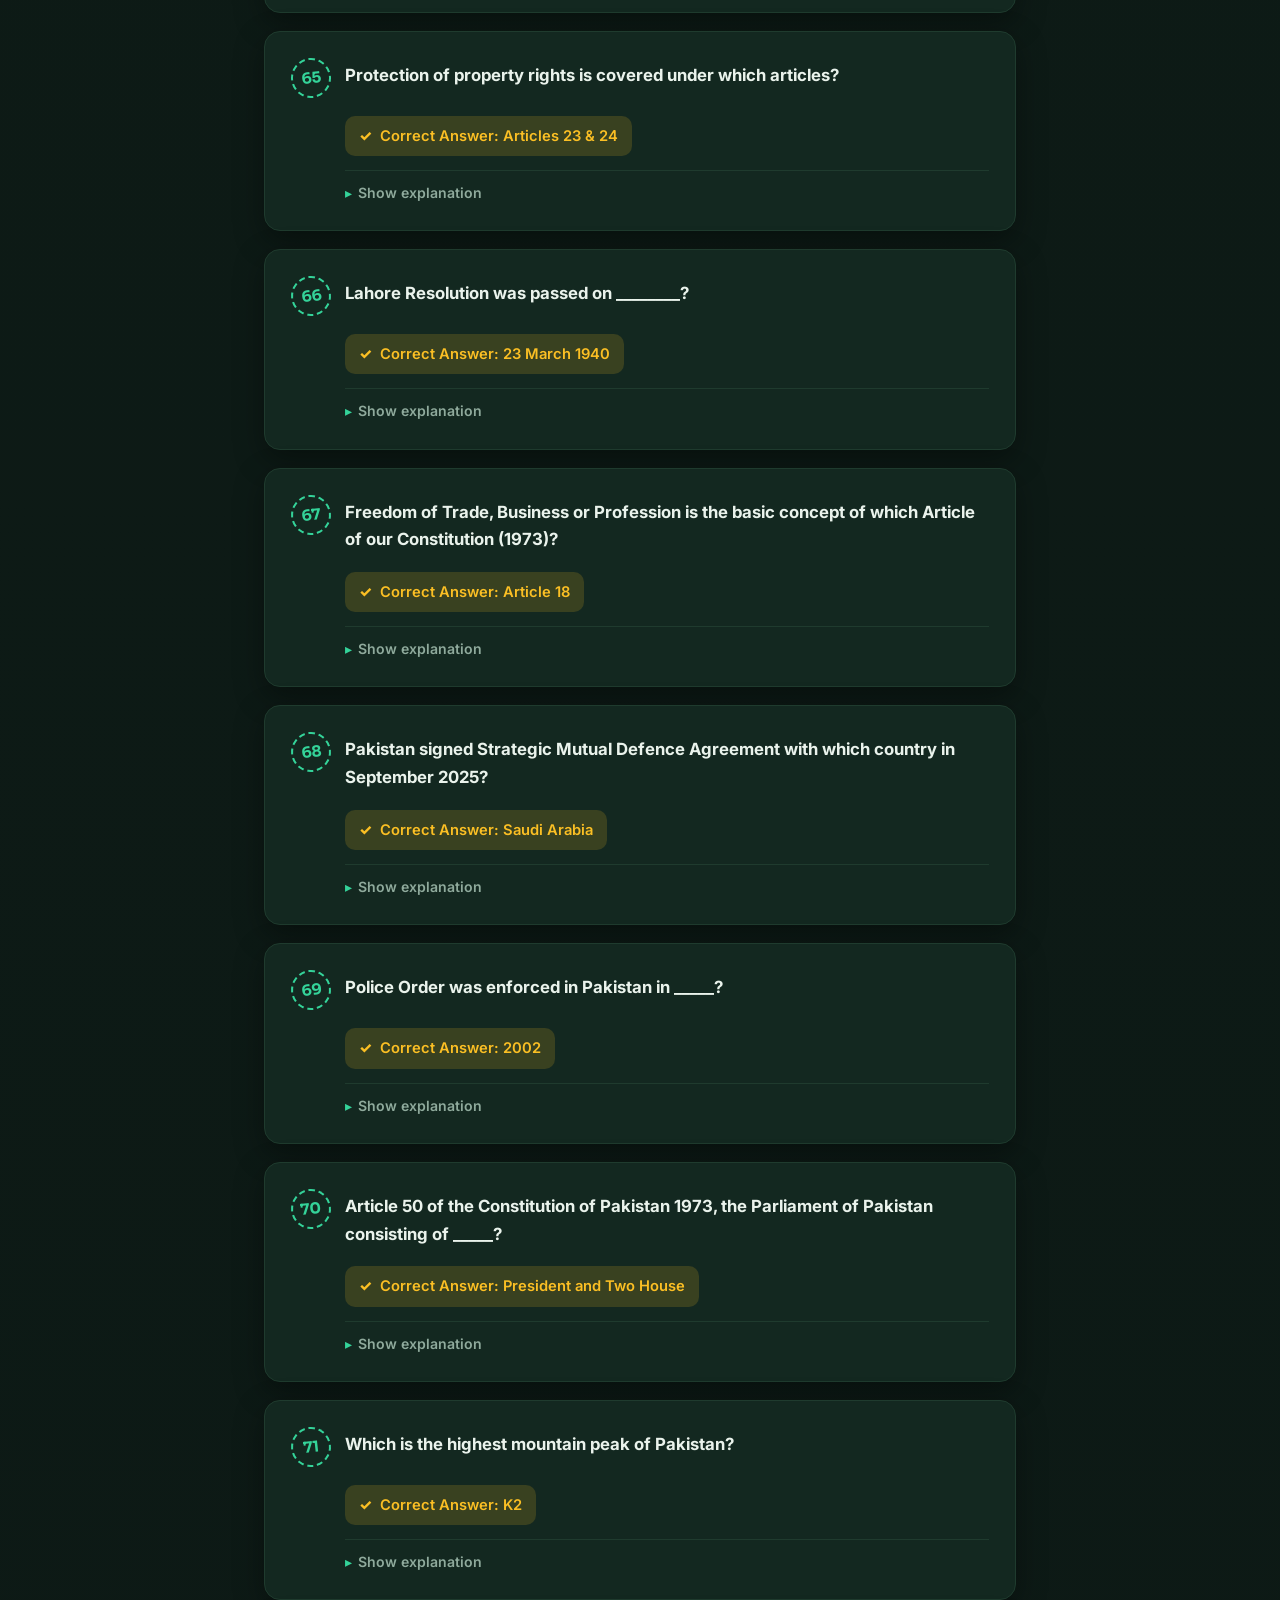
<file: pakstudy/testpoint/lessons/lesson_3.html>
<!DOCTYPE html>
<html lang="en" data-theme="dark">
<head>
<meta charset="utf-8">
<meta name="viewport" content="width=device-width, initial-scale=1">
<title>Lesson 3 · Testpoint · Pak Study · Study Hub</title>
<link rel="preconnect" href="https://fonts.googleapis.com">
<link rel="preconnect" href="https://fonts.gstatic.com" crossorigin>
<link href="https://fonts.googleapis.com/css2?family=Sora:wght@600;700;800&family=Inter:wght@400;500;600&display=swap" rel="stylesheet">
<link rel="stylesheet" href="../../../style.css">
</head>
<body>
  <div class="topbar">
    <div class="brand"><span class="dot"></span> Study Hub</div>
    <button class="theme-toggle" onclick="toggleTheme()" id="themeBtn">🌙 Dark</button>
  </div>
  <main>
    <div class="breadcrumb">
      <a href="../../../index.html">Study Hub</a> /
      <a href="../../index.html">Pak Study</a> /
      <a href="../index.html">Testpoint</a> /
      Lesson 3
    </div>
    <div class="hero">
      <h1>Lesson 3</h1>
      <p>Questions 401–600 · Tap a card to reveal the explanation.</p>
    </div>

    <div class="question-block">
      <div class="q-head">
        <div class="seal">1</div>
        <p class="q-title">The Cripps Mission visited India in?</p>
      </div>
      <div class="answer">Correct Answer: 1942</div>
      <details class="explanation">
        <summary>Show explanation</summary>
        <div class="explanation-body">
          
<h6 class="theme-color font-weight-bold">Explanation</h6>
<ul><li><font color="#0000ff">The Cripps Mission arrived in India </font><font color="#ff0000">on March 22, 1942</font></li><li><font color="#0000ff">Stayed until </font><font color="#ff9c00">April 12, 1942.</font></li><li><font color="#0000ff">The mission was headed by </font><font color="#00ff00">Sir Stafford Cripps,</font></li><li><font color="#0000ff">The objective of Cripps Mission:</font><font color="#9c00ff"> To reform the constitutional issues</font></li><li><font color="#0000ff">Purpose: To gain Indian support for WWII a</font><font color="#ff00ff">s Japanese forces threatened India's borders.</font></li><li><font color="#0000ff">Result: Failure of the mission led directly to the</font><font color="#ff0000"> launch of the "Quit India Movement" in August 1942. </font></li></ul><p><span style="color: red; font-family: Helvetica; font-weight: bolder; font-size: 0.875rem;">*</span></p><p><span style="color: red; font-family: Helvetica; font-weight: bolder; font-size: 0.875rem;">***</span></p><p><span style="background-color: rgb(255, 0, 0); color: rgb(255, 255, 255); font-weight: 700; font-size: 0.875rem;">Last updated by NA on 25-April-2026</span></p>

        </div>
      </details>
    </div>


    <div class="question-block">
      <div class="q-head">
        <div class="seal">2</div>
        <p class="q-title">Which of the following pass connects Abbotabad and Gilgit?</p>
      </div>
      <div class="answer">Correct Answer: Babusar Pass</div>
      <details class="explanation">
        <summary>Show explanation</summary>
        <div class="explanation-body">
          
<h6 class="theme-color font-weight-bold">Explanation</h6>
<p><span style="font-weight: bolder; background-color: rgb(255, 255, 0);"><font color="#ff0000">Important Passes of Pakistan</font></span></p><p><span style="font-weight: bolder;"><font color="#ff0000">1. Khyber Pass</font></span></p><ul><li><span style="font-weight: bolder; color: rgb(0, 0, 255);">Connects: Peshawar to Kabul</span></li><li><span style="font-weight: bolder; color: rgb(0, 0, 255);">Connects: Pakistan to Afghanistan</span></li><li><span style="font-weight: bolder; color: rgb(0, 0, 255);">Height 1070 meters, 3510 feet </span></li></ul><p><span style="font-weight: bolder;"><font color="#ff0000">2. Bolan Pass </font></span></p><ul><li><span style="font-weight: bolder; color: rgb(0, 0, 255);">Connects: JCB and Sibi with Quetta </span></li><li><span style="font-weight: bolder; color: rgb(0, 0, 255);">Height: 1793 meters, 5884 feet </span></li></ul><p><span style="font-weight: bolder;"><font color="#ff0000">3. Lowari Pass</font></span></p><ul><li><span style="font-weight: bolder; color: rgb(0, 0, 255);">Connects: Chitral with Dir </span></li><li><span style="font-weight: bolder; color: rgb(0, 0, 255);">Height: 3118 meters, 10230 feet </span></li></ul><p><span style="font-weight: bolder;"><font color="#ff0000">4. Broghil Pass</font></span></p><ul><li><span style="font-weight: bolder; color: rgb(0, 0, 255);">Location: Pakistan &amp; Afghanistan border </span></li><li><span style="font-weight: bolder; color: rgb(0, 0, 255);">Height: 3798 meters, 12460 feet </span></li></ul><p><span style="font-weight: bolder;"><font color="#ff0000">5. Malakand Pass</font></span></p><ul><li><span style="font-weight: bolder; color: rgb(0, 0, 255);">Connects: Dir with Chitral </span></li><li><span style="font-weight: bolder; color: rgb(0, 0, 255);">Height: 1362 meters, 4468 feet </span></li></ul><p><font color="#ff0000"><span style="font-weight: bolder;">6. Shandur Pass</span></font></p><ul><li><span style="font-weight: bolder; color: rgb(0, 0, 255);">Connects: Gupis/Gilgit with Chitral </span></li><li><span style="font-weight: bolder; color: rgb(0, 0, 255);">Height: 3700 meters, 12139 feet </span></li></ul><p><span style="font-weight: bolder;"><font color="#ff0000">7. Khanjerab Pass (top most in Pakistan)</font></span></p><ul><li><span style="font-weight: bolder; color: rgb(0, 0, 255);">Other name: Friendship Gate</span></li><li><span style="font-weight: bolder; color: rgb(0, 0, 255);">Connects: China with Pakistan </span></li><li><span style="font-weight: bolder; color: rgb(0, 0, 255);">Height: 4693 meters, 15397 feet </span></li></ul><p><font color="#ff0000"><span style="font-weight: bolder;">8. Dorah Pass</span></font></p><ul><li><span style="font-weight: bolder; color: rgb(0, 0, 255);">Connects: Badakhshan province of Afghanistan with Chitral </span></li><li><span style="font-weight: bolder; color: rgb(0, 0, 255);">Height: 4300 meters, 14108 feet </span></li></ul><p><span style="font-weight: bolder;"><font color="#ff0000">9. </font></span><span style="font-weight: bolder;"><font color="#ff0000">Babusar Pass</font></span></p><ul><li><span style="font-weight: bolder; color: rgb(0, 0, 255);">Connects: </span><span style="font-weight: bolder;"><font color="#ff0000">Mansehra/Abbotabad with Gilgit</font></span></li></ul><p><span style="font-weight: 700;"><font color="#ff0000">10. Kohat Pass</font></span></p><ul><li><span style="color: rgb(0, 0, 255); font-weight: 700;">Connects: Kohat with Peshawar </span></li></ul><p><span style="font-weight: 700;"><font color="#ff0000">11. Khojak Pass</font></span></p><ul><li><span style="color: rgb(0, 0, 255); font-weight: 700;">Connects: Qilla Abdullah with Chaman</span></li></ul><p><span style="font-weight: 700;"><font color="#ff0000">12. Tochi Pass</font></span></p><ul><li><span style="color: rgb(0, 0, 255); font-weight: 700;">Connects: Ghazni with Bannu</span></li></ul><p><span style="font-weight: 700; background-color: rgb(255, 255, 0);"><font color="#ff0000">Last verified on 01-04-2026</font></span></p>

        </div>
      </details>
    </div>


    <div class="question-block">
      <div class="q-head">
        <div class="seal">3</div>
        <p class="q-title">On which side of Pakistan China is located?</p>
      </div>
      <div class="answer">Correct Answer: Northeast</div>
      <details class="explanation">
        <summary>Show explanation</summary>
        <div class="explanation-body">
          
<h6 class="theme-color font-weight-bold">Explanation</h6>
<ul><li><span style="font-weight: bolder;"><font color="#ff0000">China</font><font color="#0000ff"> is located to the </font><font color="#ff0000">northeast</font><font color="#0000ff"> of Pakistan.</font></span></li><li><span style="font-weight: bolder;"><font color="#0000ff">It shares a </font><font color="#ff0000">599 km</font><font color="#0000ff"> long border with </font><font color="#ff0000">Pakistan</font><font color="#0000ff"> through the </font><font color="#ff0000">Karakoram</font><font color="#0000ff"> region.</font></span></li></ul><div><span style="font-weight: bolder; background-color: rgb(255, 255, 0);"><font color="#ff0000">Additional information:</font></span></div><div><span style="font-weight: bolder;"><font color="#ff00ff">The list of Pakistan's borders:</font></span></div><ul><li><span style="font-weight: bolder;"><font color="#ff0000">India</font><font color="#0000ff"> to the </font><font color="#ff0000">east</font><font color="#0000ff">.</font></span></li><li><span style="font-weight: bolder;"><font color="#ff0000">Iran</font><font color="#0000ff"> to the </font><font color="#ff0000">west</font><font color="#0000ff">.</font></span></li><li><span style="font-weight: bolder;"><font color="#ff0000">Afghanistan</font><font color="#0000ff"> to the </font><font color="#ff0000">northwest</font><font color="#0000ff">.</font></span></li><li><span style="font-weight: bolder;"><font color="#ff0000">Arabian Sea</font><font color="#0000ff"> to the </font><font color="#ff0000">south</font><font color="#0000ff">.</font></span></li></ul><p><span style="font-weight: bolder; background-color: rgb(255, 255, 0);"><font color="#ff0000">Last verified on 16-05-2026</font></span></p>

        </div>
      </details>
    </div>


    <div class="question-block">
      <div class="q-head">
        <div class="seal">4</div>
        <p class="q-title">Pakistan is located in _______?</p>
      </div>
      <div class="answer">Correct Answer: South Asia</div>
      <details class="explanation">
        <summary>Show explanation</summary>
        <div class="explanation-body">
          
<h6 class="theme-color font-weight-bold">Explanation</h6>
<ul><li><font face="Helvetica"><b style=""><font color="#ff0000">Pakistan</font><font color="#0000ff">, officially the </font><font color="#ff0000">Islamic Republic of Pakistan</font><font color="#0000ff">, is a country in </font><font color="#ff0000">South Asia</font><font color="#0000ff">.</font></b></font></li><li><font face="Helvetica"><b style=""><font color="#0000ff">It is the </font><font color="#ff0000">world's</font><font color="#0000ff"> </font><font color="#ff0000">fifth-most populous </font><font color="#0000ff">country.</font></b></font></li><li><font face="Helvetica"><b style=""><font color="#0000ff">It is the </font><font color="#ff0000">world's second-largest</font><font color="#0000ff"> Muslim population.</font></b></font></li><li><font face="Helvetica"><b style=""><font color="#0000ff">It is the </font><font color="#ff0000">33rd-largest country</font><font color="#0000ff"> by area.</font></b></font></li><li><font face="Helvetica"><b style=""><font color="#0000ff">The </font><font color="#ff0000">capital</font><font color="#0000ff"> of Pakistan is </font><font color="#ff0000">Islamabad.</font></b></font></li><li><font face="Helvetica"><b style=""><font color="#0000ff">The </font><font color="#ff0000">Currency</font><font color="#0000ff"> of Pakistan is the </font><font color="#ff0000">Pakistani rupee</font><font color="#0000ff">.</font></b></font></li></ul><p><font color="#ff0000" face="Helvetica"><b style="background-color: rgb(255, 255, 0);">Last verified on 02-04-2026</b></font></p>

        </div>
      </details>
    </div>


    <div class="question-block">
      <div class="q-head">
        <div class="seal">5</div>
        <p class="q-title">The height of Nanga Parbat is?</p>
      </div>
      <div class="answer">Correct Answer: 8126m</div>
      <details class="explanation">
        <summary>Show explanation</summary>
        <div class="explanation-body">
          
<h6 class="theme-color font-weight-bold">Explanation</h6>
<div><ul><li><span style="font-weight: bolder;"><font color="#ff0000">Nanga Parbat</font><font color="#0000ff"> is also locally known as </font><font color="#ff00ff">Diamer</font><font color="#0000ff">.</font></span></li><li><span style="font-weight: bolder;"><font color="#0000ff">It is part of the </font><font color="#ff0000">Western Himalayas in Gilgit-Baltistan</font></span></li><li><span style="font-weight: bolder;"><font color="#0000ff">The peak, meaning "</font><font color="#ff00ff">Naked Mountain</font><font color="#0000ff">,"</font></span></li><li><span style="font-weight: bolder;"><font color="#0000ff">Stands at </font><font color="#9c00ff">8,126 m (26,660 ft).</font></span></li><li><span style="font-weight: bolder;"><font color="#ff0000">9th-highest mountain globally.</font></span></li><li><span style="font-weight: bolder;"><font color="#0000ff">Also called the "</font><font color="#ff00ff">Killer Mountain</font><font color="#0000ff">."</font></span></li><li><span style="font-weight: bolder;"><font color="#ff0000">It was first ascended on July 3, 1953.</font></span></li><li><span style="font-weight: bolder;"><font color="#ff00ff">Shehroze Kashif</font><font color="#0000ff"> recently became the </font><font color="#9c00ff">youngest Pakistani to summit it.</font></span></li></ul><p><span style="color: rgb(255, 0, 0); font-weight: 700; background-color: rgb(255, 255, 0);">Last verified by on 16-05-2026</span></p></div>

        </div>
      </details>
    </div>


    <div class="question-block">
      <div class="q-head">
        <div class="seal">6</div>
        <p class="q-title">Nanga Parbat is located in which range?</p>
      </div>
      <div class="answer">Correct Answer: Hamalayas</div>
      <details class="explanation">
        <summary>Show explanation</summary>
        <div class="explanation-body">
          
<h6 class="theme-color font-weight-bold">Explanation</h6>
<p></p><p></p><ul></ul><p></p><ul><li><b style=""><font color="#ff0000">Nanga Parbat</font><font color="#0000ff"> is also locally known as </font><font color="#ff00ff">Diamer</font><font color="#0000ff">.</font></b></li><li><b style=""><font color="#0000ff">It is part of the </font><font color="#ff0000">Western Himalayas in Gilgit-Baltistan</font></b></li><li><b style=""><font color="#0000ff">The peak, meaning "</font><font color="#ff00ff">Naked Mountain</font><font color="#0000ff">," </font></b></li><li><b style=""><font color="#0000ff">Stands at </font><font color="#9c00ff">8,126 m (26,660 ft).</font></b></li><li><b style=""><font color="#ff0000">9th-highest mountain globally.</font></b></li><li><b style=""><font color="#0000ff">Also called the "</font><font color="#ff00ff">Killer Mountain</font><font color="#0000ff">."</font></b></li><li><b style=""><font color="#ff0000">It was first ascended on July 3, 1953.</font></b></li><li><b style=""><font color="#ff00ff">Shehroze Kashif</font><font color="#0000ff"> recently became the </font><font color="#9c00ff">youngest Pakistani to summit it.</font></b></li></ul><p><span style="color: rgb(255, 0, 0); font-weight: 700; background-color: rgb(255, 255, 0);">Last verified by on 16-05-2026</span></p><div><div "apple="" "helvetica="" "noto="" "segoe="" 700;"="" arial,="" color="" emoji",="" emoji";="" font-weight:="" neue",="" roboto,="" sans-serif,="" segoe="" style="color: rgb(133, 135, 150); font-family: Nunito, -apple-system, BlinkMacSystemFont, " symbol",="" ui="" ui",=""><div class="row mt-4" style="font-weight: 400;"><div class="col-lg-10" style="width: 417px;"><span class="font-weight-bold"><p></p></span></div></div></div></div>

        </div>
      </details>
    </div>


    <div class="question-block">
      <div class="q-head">
        <div class="seal">7</div>
        <p class="q-title">The famous Khyber pass is located in?</p>
      </div>
      <div class="answer">Correct Answer: Safed Koh</div>
      <details class="explanation">
        <summary>Show explanation</summary>
        <div class="explanation-body">
          
<h6 class="theme-color font-weight-bold">Explanation</h6>
<ul><li><b style=""><font color="#ff0000">Khyber Pass</font><font color="#0000ff" style=""> is a famous </font><font color="#ff0000">mountain pass </font><font color="#0000ff" style="">in Pakistan.</font></b></li><li><b><font color="#0000ff">It connects </font><font color="#ff0000">Pakistan with Afghanistan</font><font color="#0000ff">.</font></b></li><li><b><font color="#0000ff">It connects </font><font color="#ff0000">Peshawar to Kabul</font><font color="#0000ff">.</font></b></li><li><b><font color="#0000ff">It is a historically important </font><font color="#ff0000">trade and invasion route.</font></b></li><li><b style=""><font color="#0000ff" style="">It lies in the </font><font color="#ff0000">Safed Koh </font><font color="#0000ff" style="">mountain range.</font></b></li></ul><p><b style=""><font color="#ff0000" style="background-color: rgb(255, 255, 0);">Last verified on 16-05-2026</font></b></p>

        </div>
      </details>
    </div>


    <div class="question-block">
      <div class="q-head">
        <div class="seal">8</div>
        <p class="q-title">Allama Iqbal qualifed as PhD scholar from which university?</p>
      </div>
      <div class="answer">Correct Answer: Munich University</div>
      <details class="explanation">
        <summary>Show explanation</summary>
        <div class="explanation-body">
          
<h6 class="theme-color font-weight-bold">Explanation</h6>
<li><b><font color="#0000ff">In </font><font color="#ff0000">1907</font><font color="#0000ff">, Allama Iqbal moved to </font><font color="#ff0000">Germany</font><font color="#0000ff"> for his doctoral studies.</font></b></li><li><b><font color="#0000ff">He earned a </font><font color="#ff0000">Doctor of Philosophy (PhD)</font><font color="#0000ff"> degree in </font><font color="#ff0000">1908</font><font color="#0000ff"> from the </font><font color="#ff0000">Ludwig Maximilian University of Munich.</font></b></li><li><b><font color="#0000ff">Iqbal worked under the guidance of </font><font color="#ff0000">Friedrich Hommel.</font></b></li><li><b><font color="#0000ff">His doctoral thesis was titled </font><font color="#0000ff">"</font><font color="#ff0000">The Development of Metaphysics in Persia.</font><font color="#0000ff">"</font></b></li><li><b><font color="#ff0000" style="background-color: rgb(255, 255, 0);">Last verified on 16-05-2026</font></b></li>

        </div>
      </details>
    </div>


    <div class="question-block">
      <div class="q-head">
        <div class="seal">9</div>
        <p class="q-title">Who was part of Rawalpindi conspiracy Case?</p>
      </div>
      <div class="answer">Correct Answer: Faiz ahamad faiz</div>
      <details class="explanation">
        <summary>Show explanation</summary>
        <div class="explanation-body">
          
<h6 class="theme-color font-weight-bold">Explanation</h6>
<p><font face="Helvetica"><b style=""><font color="#ff0000" style="background-color: rgb(255, 255, 0);">Faiz Ahmad Faiz and Major General Akbar Khan</font><font color="#0000ff"> were prominent figures involved in the Rawalpindi Conspiracy Case.</font></b></font></p><p><b><font color="#0000ff">It was an attempted coup detat against the</font><font color="#ff0000"> <span style="background-color: rgb(255, 255, 0);">government of Liaquat Ali Khan</span></font></b></p><p><b><font color="#0000ff">The hearing of the Rawalpindi Conspiracy Case began on the </font><font color="#ff0000" style="background-color: rgb(255, 255, 0);">1<font style="">4th of June 1951 in Hyderabad Jail</font></font></b></p><p>**</p><div 0px="" 10);"="" 10,="" 12px="" 16px;="" 400;="" arial,="" border-bottom:="" class="n6owBd awi2gc" data-complete="true" data-copy-service-computed-style="font-family: " data-hveid="CAAIAhAA" data-processed="true" data-sfc-cb="" data-sfc-cp="" data-sfc-root="c" font-size:="" font-weight:="" google="" jsaction="" jscontroller="TDBkbc" jsuid="PHzAGe_f" margin:="" none;="" rgb(10,="" sans",="" sans-serif;="" style="font-family: " text-decoration:=""><span 0px="" 0px;="" 10);"="" 10,="" 16px;="" 600;="" arial,="" border-bottom:="" class="Yjhzub" data-complete="true" data-copy-service-computed-style="font-family: " data-processed="true" data-sfc-cb="" data-sfc-root="c" font-size:="" font-weight:="" google="" jsaction="" jscontroller="zYmgkd" jsuid="PHzAGe_g" margin:="" none;="" rgb(10,="" sans",="" sans-serif;="" style="font-weight: 600; margin: 0px; border-bottom: 0px rgb(10, 10, 10);" text-decoration:=""><span 0px="" 0px;="" 10);"="" 10,="" 16px;="" 600;="" arial,="" border-bottom:="" data-copy-service-computed-style="font-family: " data-processed="true" data-subtree="aimfl" font-size:="" font-weight:="" google="" margin:="" none;="" rgb(10,="" sans",="" sans-serif;="" style="margin: 0px; border-bottom: 0px rgb(10, 10, 10); background-color: rgb(255, 255, 0);" text-decoration:=""><font color="#ff0000">Military Officers</font></span><!--TgQPHd|[]--></span><!--TgQPHd|[]--></div><ul 0px="" 10);"="" 10,="" 12px="" 16px;="" 400;="" arial,="" border-bottom:="" class="KsbFXc U6u95" data-complete="true" data-copy-service-computed-style="font-family: " data-processed="true" data-sfc-cb="" data-sfc-root="c" font-size:="" font-weight:="" google="" jsaction="" jscontroller="mPWODf" jsuid="PHzAGe_l" margin:="" none;="" rgb(10,="" sans",="" sans-serif;="" style="font-family: " text-decoration:=""><li 0px="" 10);"="" 10,="" 12px;="" 16px;="" 400;="" arial,="" border-bottom:="" class="Z1qcYe" data-complete="true" data-copy-service-computed-style="font-family: " data-hveid="CAAIAxAA" data-sae="" data-sfc-cb="" data-sfc-cp="" data-sfc-root="c" font-size:="" font-weight:="" google="" jsaction="" jscontroller="oSLmPe" jsuid="PHzAGe_m" margin:="" none;="" rgb(10,="" sans",="" sans-serif;="" style="margin: 0px 0px 12px; border-bottom: 0px rgb(10, 10, 10);" text-decoration:=""><span 0px="" 0px;="" 10);"="" 10,="" 16px;="" 400;="" arial,="" border-bottom:="" class="T286Pc" data-complete="true" data-copy-service-computed-style="font-family: " data-sfc-cb="" data-sfc-cp="" data-sfc-root="c" font-size:="" font-weight:="" google="" jsaction="" jscontroller="fly6D" jsuid="PHzAGe_n" margin:="" none;="" rgb(10,="" sans",="" sans-serif;="" style="margin: 0px; border-bottom: 0px rgb(10, 10, 10);" text-decoration:="">Major General Akbar Khan<!--TgQPHd|[]--></span><!--TgQPHd|[]--></li><li 0px="" 10);"="" 10,="" 12px;="" 16px;="" 400;="" arial,="" border-bottom:="" class="Z1qcYe" data-complete="true" data-copy-service-computed-style="font-family: " data-hveid="CAAIAxAB" data-sae="" data-sfc-cb="" data-sfc-cp="" data-sfc-root="c" font-size:="" font-weight:="" google="" jsaction="" jscontroller="oSLmPe" jsuid="PHzAGe_o" margin:="" none;="" rgb(10,="" sans",="" sans-serif;="" style="margin: 0px 0px 12px; border-bottom: 0px rgb(10, 10, 10);" text-decoration:=""><span 0px="" 0px;="" 10);"="" 10,="" 16px;="" 400;="" arial,="" border-bottom:="" class="T286Pc" data-complete="true" data-copy-service-computed-style="font-family: " data-sfc-cb="" data-sfc-cp="" data-sfc-root="c" font-size:="" font-weight:="" google="" jsaction="" jscontroller="fly6D" jsuid="PHzAGe_p" margin:="" none;="" rgb(10,="" sans",="" sans-serif;="" style="margin: 0px; border-bottom: 0px rgb(10, 10, 10);" text-decoration:="">Brigadier Muhammad Abdul Latif Khan<!--TgQPHd|[]--></span><!--TgQPHd|[]--></li><li 0px="" 10);"="" 10,="" 12px;="" 16px;="" 400;="" arial,="" border-bottom:="" class="Z1qcYe" data-complete="true" data-copy-service-computed-style="font-family: " data-hveid="CAAIAxAC" data-sae="" data-sfc-cb="" data-sfc-cp="" data-sfc-root="c" font-size:="" font-weight:="" google="" jsaction="" jscontroller="oSLmPe" jsuid="PHzAGe_q" margin:="" none;="" rgb(10,="" sans",="" sans-serif;="" style="margin: 0px 0px 12px; border-bottom: 0px rgb(10, 10, 10);" text-decoration:=""><span 0px="" 0px;="" 10);"="" 10,="" 16px;="" 400;="" arial,="" border-bottom:="" class="T286Pc" data-complete="true" data-copy-service-computed-style="font-family: " data-sfc-cb="" data-sfc-cp="" data-sfc-root="c" font-size:="" font-weight:="" google="" jsaction="" jscontroller="fly6D" jsuid="PHzAGe_r" margin:="" none;="" rgb(10,="" sans",="" sans-serif;="" style="margin: 0px; border-bottom: 0px rgb(10, 10, 10);" text-decoration:="">Lieutenant Colonel Siddique Raja<!--TgQPHd|[]--></span><!--TgQPHd|[]--></li><li 0px="" 10);"="" 10,="" 12px;="" 16px;="" 400;="" arial,="" border-bottom:="" class="Z1qcYe" data-complete="true" data-copy-service-computed-style="font-family: " data-hveid="CAAIAxAD" data-sae="" data-sfc-cb="" data-sfc-cp="" data-sfc-root="c" font-size:="" font-weight:="" google="" jsaction="" jscontroller="oSLmPe" jsuid="PHzAGe_s" margin:="" none;="" rgb(10,="" sans",="" sans-serif;="" style="margin: 0px 0px 12px; border-bottom: 0px rgb(10, 10, 10);" text-decoration:=""><span 0px="" 0px;="" 10);"="" 10,="" 16px;="" 400;="" arial,="" border-bottom:="" class="T286Pc" data-complete="true" data-copy-service-computed-style="font-family: " data-sfc-cb="" data-sfc-cp="" data-sfc-root="c" font-size:="" font-weight:="" google="" jsaction="" jscontroller="fly6D" jsuid="PHzAGe_t" margin:="" none;="" rgb(10,="" sans",="" sans-serif;="" style="margin: 0px; border-bottom: 0px rgb(10, 10, 10);" text-decoration:="">Major Muhammad Yousuf Sethi<!--TgQPHd|[]--></span><!--TgQPHd|[]--></li><li 0px="" 10);"="" 10,="" 12px;="" 16px;="" 400;="" arial,="" border-bottom:="" class="Z1qcYe" data-complete="true" data-copy-service-computed-style="font-family: " data-hveid="CAAIAxAE" data-sae="" data-sfc-cb="" data-sfc-cp="" data-sfc-root="c" font-size:="" font-weight:="" google="" jsaction="" jscontroller="oSLmPe" jsuid="PHzAGe_u" margin:="" none;="" rgb(10,="" sans",="" sans-serif;="" style="margin: 0px 0px 12px; border-bottom: 0px rgb(10, 10, 10);" text-decoration:=""><span 0px="" 0px;="" 10);"="" 10,="" 16px;="" 400;="" arial,="" border-bottom:="" class="T286Pc" data-complete="true" data-copy-service-computed-style="font-family: " data-sfc-cb="" data-sfc-cp="" data-sfc-root="c" font-size:="" font-weight:="" google="" jsaction="" jscontroller="fly6D" jsuid="PHzAGe_v" margin:="" none;="" rgb(10,="" sans",="" sans-serif;="" style="margin: 0px; border-bottom: 0px rgb(10, 10, 10);" text-decoration:="">Brigadier Habibullah Khan<!--TgQPHd|[]--></span><!--TgQPHd|[]--></li><!--TgQPHd|[]--></ul><div 0px="" 10);"="" 10,="" 12px="" 16px;="" 400;="" arial,="" border-bottom:="" class="n6owBd awi2gc" data-complete="true" data-copy-service-computed-style="font-family: " data-hveid="CAAIBBAA" data-processed="true" data-sfc-cb="" data-sfc-cp="" data-sfc-root="c" font-size:="" font-weight:="" google="" jsaction="" jscontroller="TDBkbc" jsuid="PHzAGe_z" margin:="" none;="" rgb(10,="" sans",="" sans-serif;="" style="font-family: " text-decoration:=""><span 0px="" 0px;="" 10);"="" 10,="" 16px;="" 600;="" arial,="" border-bottom:="" class="Yjhzub" data-complete="true" data-copy-service-computed-style="font-family: " data-processed="true" data-sfc-cb="" data-sfc-root="c" font-size:="" font-weight:="" google="" jsaction="" jscontroller="zYmgkd" jsuid="PHzAGe_10" margin:="" none;="" rgb(10,="" sans",="" sans-serif;="" style="font-weight: 600; margin: 0px; border-bottom: 0px rgb(10, 10, 10);" text-decoration:=""><font color="#ff0000" style="background-color: rgb(255, 255, 0);">Civilians</font><!--TgQPHd|[]--></span><!--TgQPHd|[]--></div><ul 0px="" 10);"="" 10,="" 12px="" 16px;="" 400;="" arial,="" border-bottom:="" class="KsbFXc U6u95" data-complete="true" data-copy-service-computed-style="font-family: " data-processed="true" data-sfc-cb="" data-sfc-root="c" font-size:="" font-weight:="" google="" jsaction="" jscontroller="mPWODf" jsuid="PHzAGe_14" margin:="" none;="" rgb(10,="" sans",="" sans-serif;="" style="font-family: " text-decoration:=""><li 0px="" 10);"="" 10,="" 12px;="" 16px;="" 400;="" arial,="" border-bottom:="" class="Z1qcYe" data-complete="true" data-copy-service-computed-style="font-family: " data-hveid="CAAIBRAA" data-sae="" data-sfc-cb="" data-sfc-cp="" data-sfc-root="c" font-size:="" font-weight:="" google="" jsaction="" jscontroller="oSLmPe" jsuid="PHzAGe_15" margin:="" none;="" rgb(10,="" sans",="" sans-serif;="" style="margin: 0px 0px 12px; border-bottom: 0px rgb(10, 10, 10);" text-decoration:=""><span 0px="" 0px;="" 10);"="" 10,="" 16px;="" 400;="" arial,="" border-bottom:="" class="T286Pc" data-complete="true" data-copy-service-computed-style="font-family: " data-sfc-cb="" data-sfc-cp="" data-sfc-root="c" font-size:="" font-weight:="" google="" jsaction="" jscontroller="fly6D" jsuid="PHzAGe_16" margin:="" none;="" rgb(10,="" sans",="" sans-serif;="" style="margin: 0px; border-bottom: 0px rgb(10, 10, 10);" text-decoration:="">Faiz Ahmed Faiz<!--TgQPHd|[]--></span><!--TgQPHd|[]--></li><li 0px="" 10);"="" 10,="" 12px;="" 16px;="" 400;="" arial,="" border-bottom:="" class="Z1qcYe" data-complete="true" data-copy-service-computed-style="font-family: " data-hveid="CAAIBRAB" data-sae="" data-sfc-cb="" data-sfc-cp="" data-sfc-root="c" font-size:="" font-weight:="" google="" jsaction="" jscontroller="oSLmPe" jsuid="PHzAGe_17" margin:="" none;="" rgb(10,="" sans",="" sans-serif;="" style="margin: 0px 0px 12px; border-bottom: 0px rgb(10, 10, 10);" text-decoration:=""><span 0px="" 0px;="" 10);"="" 10,="" 16px;="" 400;="" arial,="" border-bottom:="" class="T286Pc" data-complete="true" data-copy-service-computed-style="font-family: " data-sfc-cb="" data-sfc-cp="" data-sfc-root="c" font-size:="" font-weight:="" google="" jsaction="" jscontroller="fly6D" jsuid="PHzAGe_18" margin:="" none;="" rgb(10,="" sans",="" sans-serif;="" style="margin: 0px; border-bottom: 0px rgb(10, 10, 10);" text-decoration:="">Syed Sajjad Zaheer<!--TgQPHd|[]--></span><!--TgQPHd|[]--></li><li 0px="" 10);"="" 10,="" 12px;="" 16px;="" 400;="" arial,="" border-bottom:="" class="Z1qcYe" data-complete="true" data-copy-service-computed-style="font-family: " data-hveid="CAAIBRAC" data-sae="" data-sfc-cb="" data-sfc-cp="" data-sfc-root="c" font-size:="" font-weight:="" google="" jsaction="" jscontroller="oSLmPe" jsuid="PHzAGe_19" margin:="" none;="" rgb(10,="" sans",="" sans-serif;="" style="margin: 0px 0px 12px; border-bottom: 0px rgb(10, 10, 10);" text-decoration:=""><span 0px="" 0px;="" 10);"="" 10,="" 16px;="" 400;="" arial,="" border-bottom:="" class="T286Pc" data-complete="true" data-copy-service-computed-style="font-family: " data-sfc-cb="" data-sfc-cp="" data-sfc-root="c" font-size:="" font-weight:="" google="" jsaction="" jscontroller="fly6D" jsuid="PHzAGe_1a" margin:="" none;="" rgb(10,="" sans",="" sans-serif;="" style="margin: 0px; border-bottom: 0px rgb(10, 10, 10);" text-decoration:="">Muhammad Hussain Ata<!--TgQPHd|[]--></span><!--TgQPHd|[]--></li><li 0px="" 10);"="" 10,="" 12px;="" 16px;="" 400;="" arial,="" border-bottom:="" class="Z1qcYe" data-complete="true" data-copy-service-computed-style="font-family: " data-hveid="CAAIBRAD" data-processed="true" data-sae="" data-sfc-cb="" data-sfc-cp="" data-sfc-root="c" font-size:="" font-weight:="" google="" jsaction="" jscontroller="oSLmPe" jsuid="PHzAGe_1b" margin:="" none;="" rgb(10,="" sans",="" sans-serif;="" style="margin: 0px 0px 12px; border-bottom: 0px rgb(10, 10, 10);" text-decoration:=""><span 0px="" 0px;="" 10);"="" 10,="" 16px;="" 400;="" aria-owns="action-menu-parent-container" arial,="" border-bottom:="" class="T286Pc" data-complete="true" data-copy-service-computed-style="font-family: " data-sfc-cb="" data-sfc-cp="" data-sfc-root="c" font-size:="" font-weight:="" google="" jsaction="" jscontroller="fly6D" jsuid="PHzAGe_1c" margin:="" none;="" rgb(10,="" sans",="" sans-serif;="" style="margin: 0px; border-bottom: 0px rgb(10, 10, 10);" text-decoration:="">Begum Nasim Akbar Khan</span></li></ul>

        </div>
      </details>
    </div>


    <div class="question-block">
      <div class="q-head">
        <div class="seal">10</div>
        <p class="q-title">Who was the oldest (44 years) recipient of Nishan-i-Haider?</p>
      </div>
      <div class="answer">Correct Answer: Major Tufail Muhammad</div>
      <details class="explanation">
        <summary>Show explanation</summary>
        <div class="explanation-body">
          
<h6 class="theme-color font-weight-bold">Explanation</h6>
<ul><li><b><font color="#0000ff">Name: </font><font color="#ff0000">Major Tufail Muhammad</font></b></li><li><b><font color="#0000ff">Age at martyrdom: </font><font color="#ff0000">44 years</font></b></li><li><b><font color="#0000ff">Date of shahadat: </font><font color="#ff0000">7 August 1958</font></b></li><li><b><font color="#0000ff">Location: </font><font color="#ff0000">Lakshmipur, East Pakistan</font><font color="#0000ff"> (now Bangladesh)</font></b></li><li><b><font color="#0000ff">Award: </font><font color="#ff0000">Nishan-e-Haider</font><font color="#0000ff"> (highest military gallantry award of Pakistan)</font></b></li></ul><p><b><font color="#ff0000" style="background-color: rgb(255, 255, 0);">Additional information</font><font color="#0000ff">:</font></b></p><ul><li><b><font color="#0000ff">The </font><font color="#ff0000">youngest recipient</font><font color="#0000ff"> of the Nishan-i-Haider is </font><font color="#ff0000">Pilot Officer Rashid Minhas</font><font color="#0000ff"> at the age of </font><font color="#ff0000">20 years</font><font color="#0000ff">.</font></b></li></ul><p><b><font color="#ff0000" style="background-color: rgb(255, 255, 0);">Last verified on 16-05-2026</font></b></p>

        </div>
      </details>
    </div>


    <div class="question-block">
      <div class="q-head">
        <div class="seal">11</div>
        <p class="q-title">Badshahi mosque at Lahore in 1673 was made by?</p>
      </div>
      <div class="answer">Correct Answer: Aurangzeb</div>
      <details class="explanation">
        <summary>Show explanation</summary>
        <div class="explanation-body">
          
<h6 class="theme-color font-weight-bold">Explanation</h6>
<ul><li><span "apple="" "helvetica="" "noto="" "segoe="" arial,="" color="" emoji",="" emoji";"="" neue",="" roboto,="" sans-serif,="" segoe="" symbol",="" ui="" ui",=""><span "apple="" "helvetica="" "noto="" "segoe="" 0,="" 1rem;="" 255);"="" arial,="" bolder;="" color="" color:="" emoji",="" emoji";="" font-size:="" font-weight:="" neue",="" rgb(0,="" roboto,="" sans-serif,="" segoe="" style="font-family: Helvetica;" symbol",="" ui="" ui",=""><span style="color: rgb(0, 0, 255);">The Badshahi Mosque was </span><span style="color: rgb(0, 255, 0);">built</span><span style="color: rgb(0, 0, 255);"> in </span><span style="color: rgb(255, 0, 0);">1673 in Lahore.<br/></span></span></span><span "apple="" "helvetica="" "noto="" "segoe="" arial,="" color="" emoji",="" emoji";"="" neue",="" roboto,="" sans-serif,="" segoe="" symbol",="" ui="" ui",=""><span "apple="" "helvetica="" "noto="" "segoe="" 0,="" 1rem;="" 255);"="" arial,="" bolder;="" color="" color:="" emoji",="" emoji";="" font-size:="" font-weight:="" neue",="" rgb(0,="" roboto,="" sans-serif,="" segoe="" style="font-family: Helvetica;" symbol",="" ui="" ui",=""><font color="#0000ff">B</font></span><span "apple="" "helvetica="" "noto="" "segoe="" 0,="" 1rem;="" 255);"="" arial,="" bolder;="" color="" color:="" emoji",="" emoji";="" font-size:="" font-weight:="" neue",="" rgb(0,="" roboto,="" sans-serif,="" segoe="" style="font-family: Helvetica; color: rgb(0, 255, 0);" symbol",="" ui="" ui",="">uilt</span><span "apple="" "helvetica="" "noto="" "segoe="" 0,="" 1rem;="" 255);"="" arial,="" bolder;="" color="" color:="" emoji",="" emoji";="" font-size:="" font-weight:="" neue",="" rgb(0,="" roboto,="" sans-serif,="" segoe="" style="font-family: Helvetica; color: rgb(0, 0, 255);" symbol",="" ui="" ui",=""> by </span><span "apple="" "helvetica="" "noto="" "segoe="" 0,="" 1rem;="" 255);"="" arial,="" bolder;="" color="" color:="" emoji",="" emoji";="" font-size:="" font-weight:="" neue",="" rgb(0,="" roboto,="" sans-serif,="" segoe="" style="font-family: Helvetica; color: rgb(255, 0, 0);" symbol",="" ui="" ui",="">Mughal</span><span "apple="" "helvetica="" "noto="" "segoe="" 0,="" 1rem;="" 255);"="" arial,="" bolder;="" color="" color:="" emoji",="" emoji";="" font-size:="" font-weight:="" neue",="" rgb(0,="" roboto,="" sans-serif,="" segoe="" style="font-family: Helvetica; color: rgb(0, 0, 255);" symbol",="" ui="" ui",=""> </span><span "apple="" "helvetica="" "noto="" "segoe="" 0,="" 1rem;="" 255);"="" arial,="" bolder;="" color="" color:="" emoji",="" emoji";="" font-size:="" font-weight:="" neue",="" rgb(0,="" roboto,="" sans-serif,="" segoe="" style="font-family: Helvetica; color: rgb(255, 0, 0);" symbol",="" ui="" ui",="">Emperor Aurangzeb.<br/></span></span><span style="font-family: Helvetica; color: rgb(0, 255, 0);">3rd</span><span style="color: rgb(0, 0, 255); font-family: Helvetica;"> the</span><span style="font-family: Helvetica; color: rgb(255, 0, 0);"> largest mosque<br/></span><span style="font-size: 1rem; font-family: Helvetica; color: rgb(0, 255, 0);">Construction</span><span style="font-size: 1rem; color: rgb(0, 0, 255); font-family: Helvetica;"> </span><span style="font-size: 1rem; font-family: Helvetica; color: rgb(255, 0, 0);">completed in 1673</span></li></ul><p><span style="font-size: 1rem; font-family: Helvetica; color: rgb(255, 0, 0);"><br/></span><span style="font-size: 1rem; color: rgb(0, 0, 255); font-family: Helvetica;"><br/></span><span style="font-family: Helvetica; color: rgb(255, 255, 255); background-color: rgb(255, 0, 0);">Additional information:<br/></span><span style="color: rgb(0, 0, 255); font-family: Helvetica;">In 1947, Pakistan </span><span style="font-family: Helvetica; color: rgb(0, 255, 0);">uplifted</span><span style="color: rgb(0, 0, 255); font-family: Helvetica;"> the Badshahi Mosque and</span><span style="font-family: Helvetica; color: rgb(255, 0, 0);"> citadel Lahore as symbols of the state.<br/></span><span style="font-family: Helvetica; color: rgb(0, 255, 0);">Architect</span><span style="color: rgb(0, 0, 255); font-family: Helvetica;">:</span><span style="font-family: Helvetica; color: rgb(255, 0, 0);"> Nawab Zain Yar Jang Bahadur</span></p><h5><span style="font-family: Helvetica; color: rgb(255, 0, 0);"><br/></span></h5><h5><span style="font-family: Helvetica; color: rgb(255, 0, 0);"><br/></span></h5><h5><span style="color: rgb(255, 0, 0); font-size: 14px; font-weight: 400; background-color: rgb(255, 255, 0);">Last updated question by NA 22-April-2026</span><span style="font-family: Helvetica; color: rgb(255, 0, 0);"></span></h5>

        </div>
      </details>
    </div>


    <div class="question-block">
      <div class="q-head">
        <div class="seal">12</div>
        <p class="q-title">The historical Ranikot Fort is situated in which District of Sindh?</p>
      </div>
      <div class="answer">Correct Answer: Jamshoro</div>
      <details class="explanation">
        <summary>Show explanation</summary>
        <div class="explanation-body">
          
<h6 class="theme-color font-weight-bold">Explanation</h6>
<ul><li><span style="font-weight: bolder;"><font color="#ff00ff">Ranikot Fort </font></span><span style="font-weight: bolder; color: rgb(0, 0, 255);">is a Talpur fort near </span><span style="font-weight: bolder;"><font color="#ff0000">Sann,</font></span><span style="font-weight: bolder; color: rgb(0, 0, 255);"> </span><span style="font-weight: bolder;"><span style="color: rgb(255, 0, 0);">Jamshoro District, Sindh.</span><br/></span></li><li><span style="font-weight: bolder; color: rgb(0, 0, 255);">It is also known as </span><span style="font-weight: bolder; color: rgb(255, 0, 0);">The Great Wall of Sindh.</span></li><li><b style=""><font color="#0000ff">The length of </font><font color="#ff0000">Ranikot Fort</font><font color="#0000ff"> is </font><font color="#ff0000">32 km</font><font color="#0000ff">.</font></b></li><li><span style="font-weight: bolder; color: rgb(0, 0, 255);">It is believed to be the </span><span style="font-weight: bolder; color: rgb(255, 0, 0);">world's largest fort.</span></li><li><span style="font-weight: bolder; color: rgb(0, 0, 255);">Ranikot fort's ramparts have been </span><span style="font-weight: bolder; color: rgb(255, 0, 0);">compared to the Great Wall of China.</span></li><li><span style="font-weight: bold;"><span style="color: rgb(0, 0, 255);">It constructed during the administration of </span><font color="#ff0000">Nawab Wali Muhammed Leghari</font><span style="color: rgb(0, 0, 255);">, the Prime Minister of Sindh during the </span><span style="background-image: none; background-position: initial; background-size: initial; background-repeat: initial; background-attachment: initial; background-origin: initial; background-clip: initial; color: rgb(255, 0, 0);">Talpur dynasty.</span></span></li></ul><p><font color="#ff0000"><b style="background-color: rgb(255, 255, 0);">Last verified on 16-05-2026</b></font></p><p class="MsoNormal"><o:p></o:p></p>

        </div>
      </details>
    </div>


    <div class="question-block">
      <div class="q-head">
        <div class="seal">13</div>
        <p class="q-title">The people of Balochistan joined Pakistan through decision of _____?</p>
      </div>
      <div class="answer">Correct Answer: Both B and C</div>
      <details class="explanation">
        <summary>Show explanation</summary>
        <div class="explanation-body">
          
<h6 class="theme-color font-weight-bold">Explanation</h6>
<ul><li><b style=""><font color="#0000ff">The </font><font color="#ff0000">people of Balochistan</font><font color="#0000ff"> joined Pakistan through the decision of the </font><font color="#ff0000">Municipal Committee and the Shahi Jirga</font><font color="#0000ff">, which were both involved in the political process.</font></b></li><li><b style=""><font color="#ff0000">Balochistan</font><font color="#0000ff"> got the status of a province: on </font><font color="#ff0000">1 July 1970</font><font color="#0000ff">.</font></b></li><li><b style=""><font color="#ff0000">Balochistan</font><font color="#0000ff"> was given the status of a province during the era of </font><font color="#ff0000">Yahya Khan</font><font color="#0000ff">.</font></b></li></ul><p><b style=""><font color="#ff0000" style="background-color: rgb(255, 255, 0);">Last verified on 16-05-2026</font></b></p>

        </div>
      </details>
    </div>


    <div class="question-block">
      <div class="q-head">
        <div class="seal">14</div>
        <p class="q-title">Who delivered the Presidential address in which the Muslim League was established?</p>
      </div>
      <div class="answer">Correct Answer: Nawab Waqarul Malik</div>
      <details class="explanation">
        <summary>Show explanation</summary>
        <div class="explanation-body">
          
<h6 class="theme-color font-weight-bold">Explanation</h6>
<ul><li><b><font color="#0000ff">The </font><font color="#ff0000">Presidential address</font><font color="#0000ff"> at the </font><font color="#ff0000">1906 Dhaka</font><font color="#0000ff"> meeting was delivered by </font><font color="#ff0000">Nawab Viqar-ul-Mulk</font><font color="#0000ff">.</font></b></li><li><b><font color="#0000ff">This meeting led to the establishment of the </font><font color="#ff0000">All India Muslim League</font><font color="#0000ff">.</font></b></li><li><b><font color="#0000ff">The </font><font color="#ff0000">session</font><font color="#0000ff"> was </font><font color="#ff0000">part</font><font color="#0000ff"> of the </font><font color="#ff0000">Muhammadan Educational Conference</font><font color="#0000ff">.</font></b></li><li><b><font color="#0000ff">Key figure who </font><font color="#ff0000">moved</font><font color="#0000ff"> resolution: </font><font color="#ff0000">Nawab Salimullah Khan</font></b></li></ul><p><b><font color="#ff0000" style="background-color: rgb(255, 255, 0);">Last verified on 16-05-2026</font></b></p>

        </div>
      </details>
    </div>


    <div class="question-block">
      <div class="q-head">
        <div class="seal">15</div>
        <p class="q-title">Who moved the resolution for establishing Muslim League?</p>
      </div>
      <div class="answer">Correct Answer: Nawab of Dhaka</div>
      <details class="explanation">
        <summary>Show explanation</summary>
        <div class="explanation-body">
          
<h6 class="theme-color font-weight-bold">Explanation</h6>
<ul><li><font face="Tahoma"><b style=""><font color="#0000ff">Year of establishment: </font><font color="#ff0000">1906</font></b></font></li><li><font face="Tahoma"><b style=""><font color="#0000ff">Place: </font><font color="#ff0000">Dhaka</font><font color="#0000ff"> (now </font><font color="#ff0000">Bangladesh</font><font color="#0000ff">)</font></b></font></li><li><font face="Tahoma"><b style=""><font color="#0000ff">Key figure: </font><font color="#ff0000">Nawab Salimullah Khan</font><font color="#0000ff"> (</font><font color="#ff00ff">Nawab of Dhaka</font><font color="#0000ff">)</font></b></font></li><li><font face="Tahoma"><b style=""><font color="#0000ff">Event: </font><font color="#ff0000">Simla Deputation background led to political demand</font></b></font></li><li><font face="Tahoma"><b style=""><font color="#0000ff">Purpose: </font><font color="#ff00ff">Protect Muslim political rights in British India</font></b></font></li></ul><p><font color="#ff0000" face="Tahoma"><b style="background-color: rgb(255, 255, 0);">Last verified on 16-05-2026</b></font></p>

        </div>
      </details>
    </div>


    <div class="question-block">
      <div class="q-head">
        <div class="seal">16</div>
        <p class="q-title">Which Prime Minister of Pakistan had the shortest tenure?</p>
      </div>
      <div class="answer">Correct Answer: I.I. Chundrigar</div>
      <details class="explanation">
        <summary>Show explanation</summary>
        <div class="explanation-body">
          
<h6 class="theme-color font-weight-bold">Explanation</h6>
<ul><li><b style=""><font color="#0000ff">The shortest-serving </font><font color="#ff0000">Prime Minister of Pakistan</font><font color="#0000ff"> was </font><font color="#ff0000">Ibrahim Ismail Chundrigar</font><font color="#0000ff"> (I.I. Chundrigar).</font></b></li><li><b style=""><font color="#0000ff">He remained in </font><font color="#ff0000">office</font><font color="#0000ff"> for only about </font><font color="#ff0000">56 days</font><font color="#0000ff"> (</font><font color="#ff0000">October 18, 1957</font><font color="#0000ff">, to </font><font color="#ff0000">December 16, 1957</font><font color="#0000ff">).</font></b></li><li><b style=""><font color="#0000ff">His government </font><font color="#ff0000">collapsed</font><font color="#0000ff"> due to </font><font color="#ff0000">lack of political support</font><font color="#0000ff">.</font></b></li><li><b style=""><font color="#0000ff">He belonged to the </font><font color="#ff0000">Muslim League</font><font color="#0000ff">.</font></b></li></ul><p><b style=""><font color="#ff0000" style="background-color: rgb(255, 255, 0);">Last verified on 16-05-2026</font></b></p>

        </div>
      </details>
    </div>


    <div class="question-block">
      <div class="q-head">
        <div class="seal">17</div>
        <p class="q-title">British-India Association was established by?</p>
      </div>
      <div class="answer">Correct Answer: Sir Syed Khan</div>
      <details class="explanation">
        <summary>Show explanation</summary>
        <div class="explanation-body">
          
<h6 class="theme-color font-weight-bold">Explanation</h6>
<ul><li style="color: rgb(33, 37, 41);"><span style="font-weight: bolder;"><font color="#ff0000">Sir Syed Ahmad Khan</font><font color="#0000ff"> established the </font><font color="#ff00ff">British Indian Association</font><font color="#0000ff"> in </font><font color="#ff0000">Aligarh</font><font color="#0000ff"> in </font><font color="#ff0000">1866</font><font color="#0000ff">.</font></span></li><li style="color: rgb(33, 37, 41);"><span style="font-weight: bolder;"><font color="#0000ff">The association's purpose was to </font><font color="#ff0000">convey the views of the Indian people to the British rulers. </font></span></li></ul><p style=""><span style="font-weight: bolder; background-color: rgb(255, 255, 0);"><font color="#ff0000" style="">Last verified on 16-05-2026</font></span></p>

        </div>
      </details>
    </div>


    <div class="question-block">
      <div class="q-head">
        <div class="seal">18</div>
        <p class="q-title">Quaid-e-Azam Muhammad Ali Jinnah started his law practice in _____?</p>
      </div>
      <div class="answer">Correct Answer: Bombay</div>
      <details class="explanation">
        <summary>Show explanation</summary>
        <div class="explanation-body">
          
<h6 class="theme-color font-weight-bold">Explanation</h6>
<ul><li><b><font color="#0000ff">At </font><font color="#ff0000">age 20</font><font color="#0000ff">, Quaid-e-Azam Muhammad Ali Jinnah began his law practice in </font><font color="#ff0000">1896</font><font color="#0000ff"> in </font><font color="#ff0000">Bombay</font><font color="#0000ff"> (now </font><font color="#ff0000">Mumbai</font><font color="#0000ff">).</font></b></li><li><b><font color="#0000ff">After completing his legal studies in </font><font color="#ff0000">London</font><font color="#0000ff">.</font></b></li><li><b><font color="#0000ff">He was the </font><font color="#ff0000">only Muslim barrister</font><font color="#0000ff"> in the city at the time.</font></b></li></ul><p><b><font color="#ff0000" style="background-color: rgb(255, 255, 0);">Last verified on 16-05-2026</font></b></p>

        </div>
      </details>
    </div>


    <div class="question-block">
      <div class="q-head">
        <div class="seal">19</div>
        <p class="q-title">Which leader seconded the Lahore Resolution 1940 according to the book?</p>
      </div>
      <div class="answer">Correct Answer: Chaudhry Khaliquzzaman</div>
      <details class="explanation">
        <summary>Show explanation</summary>
        <div class="explanation-body">
          
<h6 class="theme-color font-weight-bold">Explanation</h6>
<ul><li><b><font color="#ff0000">Lahore Resolution </font><font color="#0000ff">passed on </font><font color="#ff0000">23 March 1940.</font></b></li><li><b><font color="#0000ff">Venue: </font><font color="#ff0000">Minto Park, Lahore</font><font color="#0000ff"> (now Iqbal Park)</font></b></li><li><b><font color="#0000ff">Moved by: </font><font color="#ff0000">A.K. Fazlul Huq</font></b></li><li><b><font color="#0000ff">Among them, </font><font color="#ff0000">Chaudhry Khaliquzzaman</font><font color="#0000ff"> is widely recorded as a </font><font color="#ff0000">seconder</font><font color="#0000ff">.</font></b></li></ul><p><b><font color="#ff0000" style="background-color: rgb(255, 255, 0);">Last verified on 08-05-2026</font></b></p>

        </div>
      </details>
    </div>


    <div class="question-block">
      <div class="q-head">
        <div class="seal">20</div>
        <p class="q-title">Ras Koh Range is located in?</p>
      </div>
      <div class="answer">Correct Answer: Balochistan</div>
      <details class="explanation">
        <summary>Show explanation</summary>
        <div class="explanation-body">
          
<h6 class="theme-color font-weight-bold">Explanation</h6>
<ul><li><b style=""><font color="#ff0000">Ras Koh Range</font><font color="#0000ff"> is located in </font><font color="#ff0000">Chagai</font><font color="#0000ff"> District of </font><font color="#ff0000">Balochistan</font><font color="#0000ff">, Pakistan.</font></b></li><li><b><font color="#0000ff">It lies in the </font><font color="#ff0000">southwestern part</font><font color="#0000ff"> of the country.</font></b></li><li><b><font color="#0000ff">It is near the </font><font color="#ff0000">Kharan Desert </font><font color="#0000ff">region.</font></b></li><li><b style=""><font color="#0000ff">The area is known for </font><font color="#ff0000">arid climate and rocky mountains</font><font color="#0000ff">.</font></b></li></ul><p><font color="#ff0000" style="font-weight: bold; background-color: rgb(255, 255, 0);">Last verified on 16-05-2026</font></p>

        </div>
      </details>
    </div>


    <div class="question-block">
      <div class="q-head">
        <div class="seal">21</div>
        <p class="q-title">Name of All-India Muslim League coined by?</p>
      </div>
      <div class="answer">Correct Answer: Nawab Salim ullah</div>
      <details class="explanation">
        <summary>Show explanation</summary>
        <div class="explanation-body">
          
<h6 class="theme-color font-weight-bold">Explanation</h6>
<ul><li><font face="Helvetica"><b style=""><font color="#0000ff">The </font><font color="#ff0000">All India Muslim League</font><font color="#0000ff"> was a </font><font color="#ff0000">political</font><font color="#0000ff"> party of </font><font color="#ff0000">Muslims</font><font color="#0000ff"> in British India.</font></b></font></li><li><font face="Helvetica"><b style=""><font color="#0000ff">It was founded on </font><font color="#ff0000">30 December 1906</font><font color="#0000ff"> at </font><font color="#ff0000">Dhaka</font><font color="#0000ff"> to protect Muslim rights.</font></b></font></li><li><font face="Helvetica"><b style=""><font color="#0000ff">The </font><font color="#ff0000">name</font><font color="#0000ff"> was associated with </font><font color="#ff0000">Nawab Khwaja Salimullah’s</font><font color="#0000ff"> initiative.</font></b></font></li><li><font face="Helvetica"><b style=""><font color="#ff0000">Headquarters</font><font color="#0000ff"> later shifted to </font><font color="#ff0000">Lucknow</font><font color="#0000ff"> and other cities.</font></b></font></li></ul><p><font color="#ff0000" face="Helvetica"><b style="background-color: rgb(255, 255, 0);">Last verified on 15-05-2026</b></font></p>

        </div>
      </details>
    </div>


    <div class="question-block">
      <div class="q-head">
        <div class="seal">22</div>
        <p class="q-title">Pakistan successfully test fired which cruise missile in May 2026?</p>
      </div>
      <div class="answer">Correct Answer: Fatah-IV</div>
      <details class="explanation">
        <summary>Show explanation</summary>
        <div class="explanation-body">
          
<h6 class="theme-color font-weight-bold">Explanation</h6>
<p class="MsoNormal"><span lang="EN-US" style=""><b><font color="#0000ff">The Pak Army Rocket Force Command conducted the
successful test fire of the indigenously developed </font><font color="#ff0000" style="background-color: rgb(255, 255, 0);">Fatah-IV </font><font color="#0000ff">ground-launched
cruise missile on </font>14 May 2026.<font color="#0000ff"><o:p></o:p></font></b></span></p><p class="MsoNormal"><span lang="EN-US" style=""><b><font color="#0000ff">In September </font><font color="#ff00ff">2025</font><font color="#0000ff">, the </font><font color="#ff0000">Pakistan </font><font color="#0000ff">Army had also
successfully conducted the training launch of the cruise missile </font><font color="#ff0000" style="background-color: rgb(255, 255, 0);">Fatah-IV</font><font color="#0000ff"> at a
range of </font>750 kilometres<font color="#0000ff">.<o:p></o:p></font></b></span></p><p>
</p><p class="MsoNormal"><span lang="EN-US" style=""><b><font color="#0000ff">****</font><span style="font-size: 12pt;"><o:p></o:p></span></b></span></p>

        </div>
      </details>
    </div>


    <div class="question-block">
      <div class="q-head">
        <div class="seal">23</div>
        <p class="q-title">In which districts of Balochistan are some karezes still functioning according to the chapter?</p>
      </div>
      <div class="answer">Correct Answer: Zhob, Loralai, Pishin, Quetta and Mastung</div>
      <details class="explanation">
        <summary>Show explanation</summary>
        <div class="explanation-body">
          
<h6 class="theme-color font-weight-bold">Explanation</h6>
<ul><li><b><font color="#ff0000">Karezes</font><font color="#0000ff"> are traditional </font><font color="#ff0000">underground water channels</font><font color="#0000ff"> used in arid areas.</font></b></li><li><b><font color="#0000ff">In </font><font color="#ff0000">Balochistan</font><font color="#0000ff">, some </font><font color="#ff0000">karezes</font><font color="#0000ff"> are still functioning today.</font></b></li><li><b><font color="#0000ff">According to the chapter, they are found in </font><font color="#ff0000">Zhob, Loralai, Pishin, Quetta, and Mastung</font><font color="#0000ff"> districts.</font></b></li><li><b><font color="#0000ff">These systems are used for </font><font color="#ff0000">irrigation and drinking water supply</font><font color="#0000ff"> in dry regions.</font></b></li><li><b><font color="#0000ff">They are an </font><font color="#ff0000">ancient and sustainable water </font><font color="#0000ff">management method.</font></b></li></ul><p><b><font color="#ff0000" style="background-color: rgb(255, 255, 0);">Last verified on 14-05-2026</font></b></p>

        </div>
      </details>
    </div>


    <div class="question-block">
      <div class="q-head">
        <div class="seal">24</div>
        <p class="q-title">Which of the following country opposed Pakistan’s membership in the United Nations at the time of Independence?</p>
      </div>
      <div class="answer">Correct Answer: Afghanistan</div>
      <details class="explanation">
        <summary>Show explanation</summary>
        <div class="explanation-body">
          
<h6 class="theme-color font-weight-bold">Explanation</h6>
<ul><li><font face="Helvetica"><b style=""><font color="#ff0000">Afghanistan</font><font color="#0000ff"> was the </font><font color="#ff0000">only country</font><font color="#0000ff"> that </font><font color="#ff0000">voted against Pakistan</font><font color="#0000ff"> admission to the </font><font color="#ff0000">United Nations</font><font color="#0000ff"> in 1947.</font></b></font><ul></ul></li><li><font face="Helvetica"><b style=""><font color="#ff0000">Pakistan</font><font color="#0000ff"> officially joined the UN on </font><font color="#ff0000">30 September 1947</font><font color="#0000ff">, shortly after independence on </font><font color="#ff0000">14 August 1947</font><font color="#0000ff">.</font></b></font></li><li><font face="Helvetica"><b style=""><font color="#ff0000">Afghanistan</font><font color="#0000ff"> opposed </font><font color="#ff0000">Pakistan</font><font color="#0000ff"> mainly because of the </font><font color="#ff0000">Durand Line dispute and the issue of Pashtunistan</font><font color="#0000ff">.</font></b></font></li></ul><p><font face="Helvetica"><b style=""><font color="#ff0000" style="background-color: rgb(255, 255, 0);">Additional information</font><font color="#0000ff">:</font></b></font></p><ul><li><font face="Helvetica"><b style=""><font color="#0000ff">UN Headquarters: </font><font color="#ff0000">New York City</font></b></font></li><li><font face="Helvetica"><b style=""><font color="#0000ff">Founded: </font><font color="#ff0000">24 October 1945</font></b></font></li><li><font face="Helvetica"><b style=""><font color="#0000ff">Founder Nations: </font><font color="#ff0000">51 original member states</font></b></font></li><li><font face="Helvetica"><b style=""><font color="#ff0000">Official Languages</font><font color="#0000ff">: Arabic, Chinese, English, French, Russian, Spanish</font></b></font></li></ul><p><font color="#ff0000" face="Helvetica"><b style="background-color: rgb(255, 255, 0);">Last verified on 14-05-2026</b></font></p>

        </div>
      </details>
    </div>


    <div class="question-block">
      <div class="q-head">
        <div class="seal">25</div>
        <p class="q-title">The Hindu Kush range starts at the?</p>
      </div>
      <div class="answer">Correct Answer: Pamir Plateau</div>
      <details class="explanation">
        <summary>Show explanation</summary>
        <div class="explanation-body">
          
<h6 class="theme-color font-weight-bold">Explanation</h6>
<ul><li><b style=""><font color="#0000ff">The </font><font color="#ff0000">Hindu Kush</font><font color="#0000ff"> range starts near the </font><font color="#ff0000">Pamir Mountains</font><font color="#0000ff"> where the borders of </font><font color="#ff0000">Afghanistan, Pakistan, and China </font><font color="#0000ff">meet.</font></b></li><li><b style=""><font color="#0000ff">Starting Point: </font><font color="#ff0000">Pamir Mountains / Pamir Plateau</font></b></li><li><b style=""><font color="#0000ff">Famous Name: “</font><font color="#ff0000">Roof of the World</font><font color="#0000ff">”</font></b></li><li><b style=""><font color="#0000ff">Length: About </font><font color="#ff0000">800 km</font><font color="#0000ff"> (</font><font color="#ff0000">500 miles</font><font color="#0000ff">)</font></b></li><li><b style=""><font color="#0000ff">Region: </font><font color="#ff0000">Pakistan and Afghanistan</font></b></li><li><b style=""><font color="#0000ff">Highest Peak in Hindu Kush: </font><font color="#ff0000">Tirich Mir</font></b></li><li><b style=""><font color="#0000ff">Height of Tirich Mir: </font><font color="#ff0000">7,708 meters</font><font color="#0000ff"> (25,289 ft)</font></b></li></ul><p><b style=""><font color="#ff0000" style="background-color: rgb(255, 255, 0);">Last verified on 14-05-2026</font></b></p>

        </div>
      </details>
    </div>


    <div class="question-block">
      <div class="q-head">
        <div class="seal">26</div>
        <p class="q-title">The British Parliament announced the Independence Act on?</p>
      </div>
      <div class="answer">Correct Answer: 18 July 1947</div>
      <details class="explanation">
        <summary>Show explanation</summary>
        <div class="explanation-body">
          
<h6 class="theme-color font-weight-bold">Explanation</h6>
<ul><li><b><font color="#0000ff">Passed: </font><font color="#ff0000">July 1947</font></b></li><li><b><font color="#0000ff">Royal Assent: </font><font color="#ff0000">18 July 1947</font></b></li><li><b><font color="#0000ff">Independence Date: </font><font color="#ff0000">14–15 August 1947</font></b></li><li><b><font color="#0000ff">Last Viceroy: </font><font color="#ff0000">Lord Mountbatten</font></b></li><li><b><font color="#ff0000">Pakistan’s Governor-General</font><font color="#0000ff">: </font><font color="#ff00ff">Muhammad Ali Jinnah</font></b></li><li><b><font color="#ff0000">Pakistan’s First Prime Minister</font><font color="#0000ff">: </font><font color="#ff00ff">Liaquat Ali Khan</font></b></li><li><b><font color="#ff0000">India’s First Prime Minister</font><font color="#0000ff">: </font><font color="#ff00ff">Jawaharlal Nehru</font></b></li></ul><p><b style=""><font color="#ff0000" style="background-color: rgb(255, 255, 0);">Last verified on 14-05-2026</font></b></p>

        </div>
      </details>
    </div>


    <div class="question-block">
      <div class="q-head">
        <div class="seal">27</div>
        <p class="q-title">When did Shimla conference held?</p>
      </div>
      <div class="answer">Correct Answer: 24 June 1945</div>
      <details class="explanation">
        <summary>Show explanation</summary>
        <div class="explanation-body">
          
<h6 class="theme-color font-weight-bold">Explanation</h6>
<ul><li><font face="Tahoma"><b style=""><font color="#0000ff">Date: </font><font color="#ff0000">24 June 1945</font></b></font></li><li><font face="Tahoma"><b style=""><font color="#0000ff">Presided by: </font><font color="#ff0000">Lord Wavell</font></b></font></li><li><font face="Tahoma"><b style=""><font color="#0000ff">Place: </font><font color="#ff0000">Viceregal Lodge, Simla</font></b></font></li><li><font face="Tahoma"><b style=""><font color="#0000ff">Main parties: </font><font color="#ff0000">Congress &amp; All India Muslim League</font></b></font></li><li><font face="Tahoma"><b style=""><font color="#0000ff">Purpose: </font><font color="#ff00ff">Formation of Executive Council and constitutional settlement</font></b></font></li></ul><p><font color="#ff0000" face="Tahoma"><b style="background-color: rgb(255, 255, 0);">Last verified on 14-05-2026</b></font></p>

        </div>
      </details>
    </div>


    <div class="question-block">
      <div class="q-head">
        <div class="seal">28</div>
        <p class="q-title">Which development directly led to political breakdown in 1971?</p>
      </div>
      <div class="answer">Correct Answer: Military operation and conflict</div>
      <details class="explanation">
        <summary>Show explanation</summary>
        <div class="explanation-body">
          
<h6 class="theme-color font-weight-bold">Explanation</h6>
<ul><li><b><font color="#0000ff">In </font><font color="#ff0000">1971</font><font color="#0000ff">, Pakistan faced a </font><font color="#ff0000">major political</font><font color="#0000ff"> crisis.</font></b></li><li><b><font color="#0000ff">Tensions between </font><font color="#ff0000">East and West Pakistan</font><font color="#0000ff"> had already increased.</font></b></li><li><b><font color="#ff0000">Political</font><font color="#0000ff"> </font><font color="#ff0000">unrest</font><font color="#0000ff"> turned into armed conflict.</font></b></li><li><b><font color="#ff0000">Military action</font><font color="#0000ff"> was taken to control the situation.</font></b></li><li><b><font color="#0000ff">This ultimately led to the </font><font color="#ff0000">separation of East Pakistan</font><font color="#0000ff">.</font></b></li></ul><p><b><font color="#ff0000" style="background-color: rgb(255, 255, 0);">Last verified on 14-05-2026</font></b></p>

        </div>
      </details>
    </div>


    <div class="question-block">
      <div class="q-head">
        <div class="seal">29</div>
        <p class="q-title">Which governance approach widened distrust between East and West Pakistan?</p>
      </div>
      <div class="answer">Correct Answer: Centralized authority</div>
      <details class="explanation">
        <summary>Show explanation</summary>
        <div class="explanation-body">
          
<h6 class="theme-color font-weight-bold">Explanation</h6>
<ul><li><b><font color="#ff0000">Pakistan</font><font color="#0000ff"> was originally made of </font><font color="#ff0000">two</font><font color="#0000ff"> wings: </font><font color="#ff0000">East and West </font><font color="#0000ff">Pakistan.</font></b></li><li><b><font color="#0000ff">Both regions </font><font color="#ff0000">had cultural, political, and geographical </font><font color="#0000ff">differences.</font></b></li><li><b><font color="#ff0000">Governance style</font><font color="#0000ff"> played an important role in </font><font color="#ff0000">unity or division</font><font color="#0000ff">.</font></b></li><li><b><font color="#0000ff">Excess control from the </font><font color="#ff0000">center reduced trust </font><font color="#0000ff">between regions.</font></b></li><li><b style="color: rgb(0, 0, 255);">This increased </b><font color="#ff0000"><b>dissatisfaction</b></font><b style="color: rgb(0, 0, 255);"> in </b><b style=""><font color="#ff0000">East</font></b><b style="color: rgb(0, 0, 255);"> Pakistan.</b></li></ul><p><b style=""><font color="#ff0000" style="background-color: rgb(255, 255, 0);">Last verified on 14-05-2026</font></b></p>

        </div>
      </details>
    </div>


    <div class="question-block">
      <div class="q-head">
        <div class="seal">30</div>
        <p class="q-title">Which feature increases the strategic importance of Gwadar Port?</p>
      </div>
      <div class="answer">Correct Answer: Proximity to international shipping lanes</div>
      <details class="explanation">
        <summary>Show explanation</summary>
        <div class="explanation-body">
          
<h6 class="theme-color font-weight-bold">Explanation</h6>
<ul><li><b><font color="#ff0000">Gwadar Port</font><font color="#0000ff"> is a major </font><font color="#ff0000">deep-sea</font><font color="#0000ff"> port of Pakistan.</font></b></li><li><b><font color="#0000ff">It plays an important role in </font><font color="#ff0000">regional and international</font><font color="#0000ff"> </font><font color="#ff0000">trade</font><font color="#0000ff">.</font></b></li><li><b><font color="#0000ff">Its location </font><font color="#ff0000">connects important sea</font><font color="#0000ff"> routes.</font></b></li><li><b><font color="#0000ff">It provides access to </font><font color="#ff0000">Middle East, Africa, and Central Asia</font><font color="#0000ff"> markets.</font></b></li><li><b><font color="#0000ff">Its </font><font color="#ff0000">strategic position</font><font color="#0000ff"> increases its global importance.</font></b></li></ul><p><b><font color="#ff0000" style="background-color: rgb(255, 255, 0);">Last verified on 15-05-2026</font></b></p>

        </div>
      </details>
    </div>


    <div class="question-block">
      <div class="q-head">
        <div class="seal">31</div>
        <p class="q-title">Which issue most critically reduces water use efficiency?</p>
      </div>
      <div class="answer">Correct Answer: Canal seepage</div>
      <details class="explanation">
        <summary>Show explanation</summary>
        <div class="explanation-body">
          
<h6 class="theme-color font-weight-bold">Explanation</h6>
<ul><li><b><font color="#ff0000">Canal seepage</font><font color="#0000ff"> means water leaks into the ground from canals.</font></b></li><li><b><font color="#0000ff">This reduces the </font><font color="#ff0000">amount of water reaching</font><font color="#0000ff"> farms.</font></b></li><li><b><font color="#0000ff">It causes </font><font color="#ff0000">major water loss</font><font color="#0000ff"> in irrigation systems.</font></b></li></ul><p><b><font color="#ff0000" style="background-color: rgb(255, 255, 0);">Last verified on 14-05-2026</font></b></p>

        </div>
      </details>
    </div>


    <div class="question-block">
      <div class="q-head">
        <div class="seal">32</div>
        <p class="q-title">Pakistan's location provides advantage mainly in?</p>
      </div>
      <div class="answer">Correct Answer: Trade and transit routes</div>
      <details class="explanation">
        <summary>Show explanation</summary>
        <div class="explanation-body">
          
<h6 class="theme-color font-weight-bold">Explanation</h6>
<ul><li><b><font color="#ff0000">Pakistan</font><font color="#0000ff"> lies at a </font><font color="#ff0000">strategic</font><font color="#0000ff"> crossroads of </font><font color="#ff0000">Asia</font><font color="#0000ff">.</font></b></li><li><b><font color="#0000ff">It provides access to </font><font color="#ff0000">land, sea, and air </font><font color="#0000ff">routes.</font></b></li><li><b><font color="#ff0000">CPEC</font><font color="#0000ff"> (China–Pakistan Economic Corridor) is a </font><font color="#ff0000">major</font><font color="#0000ff"> example.</font></b></li><li><b><font color="#0000ff">This boosts </font><font color="#ff0000">regional and international</font><font color="#0000ff"> trade.</font></b></li></ul><p><b><font color="#ff0000" style="background-color: rgb(255, 255, 0);">Last verified on 14-05-2026</font></b></p>

        </div>
      </details>
    </div>


    <div class="question-block">
      <div class="q-head">
        <div class="seal">33</div>
        <p class="q-title">Which region has limited agricultural potential due to terrain and water scarcity?</p>
      </div>
      <div class="answer">Correct Answer: Balochistan Plateau</div>
      <details class="explanation">
        <summary>Show explanation</summary>
        <div class="explanation-body">
          
<h6 class="theme-color font-weight-bold">Explanation</h6>
<ul><li><b><font color="#ff0000">Balochistan</font><font color="#0000ff"> has a dry climate and rugged mountainous terrain.</font></b></li><li><b><font color="#ff0000">Rainfall</font><font color="#0000ff"> is very </font><font color="#ff0000">low and water resources</font><font color="#0000ff"> are scarce.</font></b></li><li><b><font color="#0000ff">These conditions make </font><font color="#ff0000">large-scale agriculture </font><font color="#0000ff">difficult.</font></b></li></ul><p><b><font color="#ff0000" style="background-color: rgb(255, 255, 0);">Last verified on 14-05-2026</font></b></p>

        </div>
      </details>
    </div>


    <div class="question-block">
      <div class="q-head">
        <div class="seal">34</div>
        <p class="q-title">Which element most effectively binds diverse ethnic groups in Pakistan?</p>
      </div>
      <div class="answer">Correct Answer: Shared national ideology</div>
      <details class="explanation">
        <summary>Show explanation</summary>
        <div class="explanation-body">
          
<h6 class="theme-color font-weight-bold">Explanation</h6>
<ul><li><b><font color="#ff0000">Pakistan</font><font color="#0000ff"> is a diverse country with many </font><font color="#ff0000">ethnic groups</font><font color="#0000ff">.</font></b></li><li><b><font color="#0000ff">These groups differ in </font><font color="#ff0000">language, culture, and traditions</font><font color="#0000ff">.</font></b></li><li><b><font color="#0000ff">A </font><font color="#ff0000">strong unifying factor</font><font color="#0000ff"> is needed to keep national unity.</font></b></li><li><b><font color="#ff0000">Shared beliefs and ideology </font><font color="#0000ff">play a key role in unity.</font></b></li><li><b><font color="#0000ff">This ideology is based on </font><font color="#ff0000">Islam and national identity</font><font color="#0000ff">.</font></b></li></ul><p><b style=""><font color="#ff0000" style="background-color: rgb(255, 255, 0);">Last verified on 14-05-2026</font></b></p>

        </div>
      </details>
    </div>


    <div class="question-block">
      <div class="q-head">
        <div class="seal">35</div>
        <p class="q-title">Which perspective best explains the ideological basis of Pakistan?</p>
      </div>
      <div class="answer">Correct Answer: Distinct religious-social system</div>
      <details class="explanation">
        <summary>Show explanation</summary>
        <div class="explanation-body">
          
<h6 class="theme-color font-weight-bold">Explanation</h6>
<ul><li><b><font color="#ff0000">Pakistan</font><font color="#0000ff"> was created after a </font><font color="#ff0000">long political and ideological</font><font color="#0000ff"> struggle.</font></b></li><li><b><font color="#ff0000">Muslims</font><font color="#0000ff"> of the subcontinent had a </font><font color="#ff0000">separate identity</font><font color="#0000ff">.</font></b></li><li><b><font color="#0000ff">This identity was based on </font><font color="#ff0000">religion, culture, and social values</font><font color="#0000ff">.</font></b></li><li><b><font color="#0000ff">The </font><font color="#ff0000">idea of Pakistan</font><font color="#0000ff"> was built on the </font><font color="#ff0000">Two-Nation Theory</font><font color="#0000ff">.</font></b></li><li><b><font color="#0000ff">It emphasized Muslims as a </font><font color="#ff0000">distinct community </font><font color="#0000ff">from Hindus.</font></b></li></ul><p><b><font color="#ff0000" style="background-color: rgb(255, 255, 0);">Last verified on 14-05-2026</font></b></p>

        </div>
      </details>
    </div>


    <div class="question-block">
      <div class="q-head">
        <div class="seal">36</div>
        <p class="q-title">Which political reality most reinforced Muslim demand for a separate state?</p>
      </div>
      <div class="answer">Correct Answer: Fear of permanent majority domination</div>
      <details class="explanation">
        <summary>Show explanation</summary>
        <div class="explanation-body">
          
<h6 class="theme-color font-weight-bold">Explanation</h6>
<ul><li><b><font color="#ff0000">Muslims</font><font color="#0000ff"> were a </font><font color="#ff0000">minority</font><font color="#0000ff"> in united India.</font></b></li><li><b><font color="#0000ff">They </font><font color="#ff0000">feared domination</font><font color="#0000ff"> by the </font><font color="#ff0000">Hindu majority</font><font color="#0000ff"> in politics and governance.</font></b></li><li><b><font color="#0000ff">This concern increased during </font><font color="#ff0000">constitutional discussions and elections</font><font color="#0000ff">.</font></b></li><li><b><font color="#0000ff">It strengthened the demand for </font><font color="#ff0000">Pakistan as a separate homeland</font><font color="#0000ff">.</font></b></li></ul><p><b style=""><font color="#ff0000" style="background-color: rgb(255, 255, 0);">Last verified on 14-05-2026</font></b></p>

        </div>
      </details>
    </div>


    <div class="question-block">
      <div class="q-head">
        <div class="seal">37</div>
        <p class="q-title">Which system stores river water for later use?</p>
      </div>
      <div class="answer">Correct Answer: Dam</div>
      <details class="explanation">
        <summary>Show explanation</summary>
        <div class="explanation-body">
          
<h6 class="theme-color font-weight-bold">Explanation</h6>
<ul><li><b><font color="#0000ff">A </font><font color="#ff0000">dam</font><font color="#0000ff"> is built across a </font><font color="#ff0000">river to stop and store </font><font color="#0000ff">water.</font></b></li><li><b><font color="#ff0000">Stored water</font><font color="#0000ff"> is used for irrigation, drinking, and hydroelectric power.</font></b></li><li><b><font color="#0000ff">It controls </font><font color="#ff0000">floods and manages water </font><font color="#0000ff">supply.</font></b></li></ul><p><b><font color="#ff0000" style="background-color: rgb(255, 255, 0);">Last verified on 14-05-2026</font></b></p>

        </div>
      </details>
    </div>


    <div class="question-block">
      <div class="q-head">
        <div class="seal">38</div>
        <p class="q-title">What is the real name of Muhammad Fateh?</p>
      </div>
      <div class="answer">Correct Answer: Sultan Mehmed II</div>
      <details class="explanation">
        <summary>Show explanation</summary>
        <div class="explanation-body">
          
<h6 class="theme-color font-weight-bold">Explanation</h6>
<ul><li><font color="#0000ff">The real name of the Ottoman Sultan</font><font color="#ff0000"> known as Muhammad Fateh  is Mehmed II</font></li><li><font color="#0000ff">Sultan of the Ottoman Empire (Padishah)</font></li><ul><li><font color="#0000ff">1st reign</font><font color="#ff9c00">: August 1444 – September 1446</font></li><li><font color="#0000ff">2nd reign: </font><font color="#00ff00">3 February 1451 – 3 May 1481</font></li></ul><li><font color="#0000ff">Died:</font><font color="#9c00ff"> 3 May 1481 (aged 49)<span style="font-size: 0.875rem;">Kocaeli Province, Turkey</span></font></li><li><font color="#0000ff">Burial: </font><font color="#ff00ff">Fatih Mosque, Istanbul, Turkey</font></li></ul>

        </div>
      </details>
    </div>


    <div class="question-block">
      <div class="q-head">
        <div class="seal">39</div>
        <p class="q-title">What are artificial springs in Balochistan called?</p>
      </div>
      <div class="answer">Correct Answer: Karezes</div>
      <details class="explanation">
        <summary>Show explanation</summary>
        <div class="explanation-body">
          
<h6 class="theme-color font-weight-bold">Explanation</h6>
<ul><li><b style="color: rgb(0, 0, 255);"> </b><b style=""><font color="#ff0000">Karezes (Qanat system)</font><font color="#0000ff">: Underground channels that </font><font color="#ff0000">bring water</font><font color="#0000ff"> from hills to plains.</font><br/></b></li><li><b style=""><font color="#0000ff">Location: Mainly used in </font><font color="#ff0000">Balochistan</font><font color="#0000ff">.</font></b></li><li><b style=""><font color="#0000ff">Purpose: </font><font color="#ff0000">Irrigation and drinking water supply</font><font color="#0000ff"> in dry areas.</font></b></li><li><b style=""><font color="#0000ff">Technology Type: </font><font color="#ff0000">Ancient Persian-origin </font><font color="#0000ff">water system.</font></b></li></ul><p><b style=""><font color="#ff0000" style="background-color: rgb(255, 255, 0);">Last verified on 13-05-2026</font></b></p>

        </div>
      </details>
    </div>


    <div class="question-block">
      <div class="q-head">
        <div class="seal">40</div>
        <p class="q-title">The road/highway connecting Pakistan and China is called?</p>
      </div>
      <div class="answer">Correct Answer: Karakoram Highway</div>
      <details class="explanation">
        <summary>Show explanation</summary>
        <div class="explanation-body">
          
<h6 class="theme-color font-weight-bold">Explanation</h6>
<ul><li><font face="Helvetica"><span style="font-size: 16px;"><b style=""><font color="#0000ff">Name: </font><font color="#ff0000">Karakoram Highway</font><font color="#0000ff"> (KKH)</font></b></span></font></li><li><font face="Helvetica"><span style="font-size: 16px;"><b style=""><font color="#0000ff">Other Name: </font><font color="#ff0000">Friendship Highway</font><font color="#0000ff"> (China side)</font></b></span></font></li><li><font face="Helvetica"><span style="font-size: 16px;"><b style=""><font color="#0000ff">Route Start: </font><font color="#ff0000">Hassan Abdal</font><font color="#0000ff"> (Pakistan)</font></b></span></font></li><li><font face="Helvetica"><span style="font-size: 16px;"><b style=""><font color="#0000ff">Important Pass: </font><font color="#ff0000">Khunjerab Pass</font><font color="#0000ff"> (Pakistan–China border)</font></b></span></font></li><li><font face="Helvetica"><span style="font-size: 16px;"><b style=""><font color="#0000ff">Total Length in Pakistan: </font><font color="#ff0000">About 1300 km</font></b></span></font></li><li><font face="Helvetica"><span style="font-size: 16px;"><b style=""><font color="#0000ff">Completion Year: </font><font color="#ff0000">1979</font></b></span></font></li><li><font face="Helvetica"><span style="font-size: 16px;"><b style=""><font color="#0000ff">Route Type: </font><font color="#ff0000">Part of ancient Silk Route connection</font></b></span></font></li></ul><p><font color="#ff0000" face="Helvetica"><span style="font-size: 16px; background-color: rgb(255, 255, 0);"><b style="">Last verified on 13-05-2026</b></span></font></p><div><div "apple="" "helvetica="" "noto="" "segoe="" arial,="" class="row mt-4" color="" emoji",="" emoji";"="" neue",="" roboto,="" sans-serif,="" segoe="" style="color: rgb(133, 135, 150); font-family: Nunito, -apple-system, BlinkMacSystemFont, " symbol",="" ui="" ui",=""></div></div>

        </div>
      </details>
    </div>


    <div class="question-block">
      <div class="q-head">
        <div class="seal">41</div>
        <p class="q-title">Which is the highest peak of Himalayas range in Pakistan?</p>
      </div>
      <div class="answer">Correct Answer: Nanga Parbat</div>
      <details class="explanation">
        <summary>Show explanation</summary>
        <div class="explanation-body">
          
<h6 class="theme-color font-weight-bold">Explanation</h6>
<table border="0" cellpadding="0" cellspacing="0" class="MsoNormalTable" width="0"> <tbody><tr style="mso-yfti-irow:0;mso-yfti-firstrow:yes;mso-yfti-lastrow:yes; height:56.25pt"> <td style="width:437.2pt;padding:0in 5.4pt 0in 5.4pt;height:56.25pt" width="1422"><ul><li style="line-height: 150%;"><span style="font-size: 16px;"><b style=""><font color="#ff0000">Nanga Parbat</font><font color="#0000ff"> is the highest peak of the </font><font color="#ff0000">Himalayan</font><font color="#0000ff"> range located in Pakistan.</font></b></span></li><li style="line-height: 150%;"><span style="font-size: 16px;"><b style=""><font color="#0000ff">It is the </font><font color="#ff0000">9th highest mountain</font><font color="#0000ff"> in the world.</font></b></span></li><li style="line-height: 150%;"><span style="font-size: 16px;"><b style=""><font color="#0000ff">It is known as the “</font><font color="#ff0000">Killer Mountain</font><font color="#0000ff">” due to its difficult climbing conditions.</font></b></span></li><li style="line-height: 150%;"><span style="font-size: 16px;"><b style=""><font color="#0000ff">It is part of the </font><font color="#ff0000">western Himalayas</font><font color="#0000ff"> in </font><font color="#ff0000">Gilgit-Baltistan</font><font color="#0000ff">.</font></b></span></li><li style="line-height: 150%;"><span style="font-size: 16px;"><b style=""><font color="#0000ff">Height: </font><font color="#ff0000">8,126 meters</font><font color="#0000ff"> (26,660 ft)</font></b></span></li></ul><p style="line-height: 150%;"><span style="font-size: 16px; background-color: rgb(255, 255, 0);"><b style=""><font color="#ff0000">Last verified on 13-05-2026</font></b></span></p></td></tr></tbody></table>

        </div>
      </details>
    </div>


    <div class="question-block">
      <div class="q-head">
        <div class="seal">42</div>
        <p class="q-title">Which one is listed in the text as a regional language of Pakistan?</p>
      </div>
      <div class="answer">Correct Answer: Brahui</div>
      <details class="explanation">
        <summary>Show explanation</summary>
        <div class="explanation-body">
          
<h6 class="theme-color font-weight-bold">Explanation</h6>
<ul><li><b><font color="#ff0000">Brahui</font><font color="#0000ff"> is one of the </font><font color="#ff0000">regional languages spoken </font><font color="#0000ff">in Pakistan.</font></b></li><li><b><font color="#0000ff">It is mainly </font><font color="#ff0000">spoken</font><font color="#0000ff"> in </font><font color="#ff0000">Balochistan</font><font color="#0000ff">.</font></b></li><li><b><font color="#ff0000">Urdu</font><font color="#0000ff"> is the </font><font color="#ff0000">national</font><font color="#0000ff"> language.</font></b></li><li><b><font color="#ff0000">English</font><font color="#0000ff"> is the </font><font color="#ff0000">official</font><font color="#0000ff"> language.</font></b></li><li><b><font color="#ff0000">Balochistan</font><font color="#0000ff"> is the </font><font color="#ff0000">largest province</font><font color="#0000ff"> of Pakistan by </font><font color="#ff0000">area</font><font color="#0000ff">.</font></b></li></ul><p><b style=""><font color="#ff0000" style="background-color: rgb(255, 255, 0);">Last verified on 13-05-2026</font></b></p>

        </div>
      </details>
    </div>


    <div class="question-block">
      <div class="q-head">
        <div class="seal">43</div>
        <p class="q-title">On what date did Gandhi-Jinnah talks begin at the residence of Quaid-e-Azam in Bombay?</p>
      </div>
      <div class="answer">Correct Answer: 9 September 1944</div>
      <details class="explanation">
        <summary>Show explanation</summary>
        <div class="explanation-body">
          
<h6 class="theme-color font-weight-bold">Explanation</h6>
<ul><li><b style=""><font color="#0000ff">The </font><font color="#ff0000">Gandhi-Jinnah Talks</font><font color="#0000ff"> began on </font><font color="#ff0000">9 September 1944</font><font color="#0000ff"> at the residence of </font><font color="#ff0000">Quaid-e-Azam</font><font color="#0000ff"> in Bombay.</font></b></li><li><b style=""><font color="#0000ff">These talks were held between </font><font color="#ff0000">Muhammad Ali Jinnah and Mahatma Gandhi</font><font color="#0000ff">.</font></b></li><li><b style=""><font color="#0000ff">The main issue was the </font><font color="#ff0000">political future of Muslims </font><font color="#0000ff">and the demand for Pakistan.</font></b></li><li><b style=""><font color="#ff0000">Gandhi</font><font color="#0000ff"> opposed the demand for Pakistan, while </font><font color="#ff0000">Jinnah</font><font color="#0000ff"> strongly defended the Two-Nation Theory.</font></b></li></ul><p><b style=""><font color="#ff0000" style="background-color: rgb(255, 255, 0);">Last verified on 13-05-2026</font></b></p>

        </div>
      </details>
    </div>


    <div class="question-block">
      <div class="q-head">
        <div class="seal">44</div>
        <p class="q-title">Which political development intensified the crisis leading to separation?</p>
      </div>
      <div class="answer">Correct Answer: Refusal to transfer power</div>
      <details class="explanation">
        <summary>Show explanation</summary>
        <div class="explanation-body">
          
<h6 class="theme-color font-weight-bold">Explanation</h6>
<ul><li><b><font color="#0000ff">The </font><font color="#ff0000">refusal to transfer</font><font color="#0000ff"> power after the </font><font color="#ff0000">1970</font><font color="#0000ff"> general elections intensified the political crisis in Pakistan.</font></b></li><li><b><font color="#0000ff">The majority party in </font><font color="#ff0000">East Pakistan was not allowed to </font><font color="#0000ff">form the government.</font></b></li><li><b><font color="#0000ff">This increased </font><font color="#ff0000">unrest and political conflict</font><font color="#0000ff"> between the two wings.</font></b></li><li><b><font color="#0000ff">The crisis eventually led to the </font><font color="#ff0000">separation of East Pakistan</font><font color="#0000ff"> in </font><font color="#ff0000">1971</font><font color="#0000ff">.</font></b></li></ul><p><b style=""><font color="#ff0000" style="background-color: rgb(255, 255, 0);">Last verified on 13-05-2026</font></b></p>

        </div>
      </details>
    </div>


    <div class="question-block">
      <div class="q-head">
        <div class="seal">45</div>
        <p class="q-title">Which imbalance most strained relations between the two wings of Pakistan?</p>
      </div>
      <div class="answer">Correct Answer: Resource allocation disparity</div>
      <details class="explanation">
        <summary>Show explanation</summary>
        <div class="explanation-body">
          
<h6 class="theme-color font-weight-bold">Explanation</h6>
<ul><li><b><font color="#ff0000">Unequal distribution</font><font color="#0000ff"> of resources between </font><font color="#ff0000">East and West</font><font color="#0000ff"> Pakistan created major </font><font color="#ff0000">political and economic </font><font color="#0000ff">tensions.</font></b></li><li><b><font color="#ff0000">East Pakistan</font><font color="#0000ff"> felt deprived in development, jobs, and financial allocation.</font></b></li><li><b><font color="#0000ff">This imbalance </font><font color="#ff0000">weakened national unity and increased</font><font color="#0000ff"> dissatisfaction.</font></b></li><li><b><font color="#0000ff">It became one of the </font><font color="#ff0000">major causes of the 1971</font><font color="#0000ff"> separation.</font></b></li></ul><p><b style=""><font color="#ff0000" style="background-color: rgb(255, 255, 0);">Last verified on 13-05-2026</font></b></p>

        </div>
      </details>
    </div>


    <div class="question-block">
      <div class="q-head">
        <div class="seal">46</div>
        <p class="q-title">Which attribute makes a port strategically significant?</p>
      </div>
      <div class="answer">Correct Answer: Access to major maritime routes</div>
      <details class="explanation">
        <summary>Show explanation</summary>
        <div class="explanation-body">
          
<h6 class="theme-color font-weight-bold">Explanation</h6>
<ul><li><b><font color="#0000ff">A port becomes </font><font color="#ff0000">strategically important </font><font color="#0000ff">when it has access to major </font><font color="#ff0000">international maritime routes</font><font color="#0000ff">.</font></b></li><li><b><font color="#0000ff">Such ports support </font><font color="#ff0000">global trade, transport, and economic </font><font color="#0000ff">activity.</font></b></li><li><b><font color="#0000ff">They connect countries with </font><font color="#ff0000">international markets</font><font color="#0000ff"> through sea routes.</font></b></li><li><b><font color="#ff0000">Strategic ports</font><font color="#0000ff"> also have geopolitical and commercial importance.</font></b></li></ul><p><b><font color="#ff0000" style="background-color: rgb(255, 255, 0);">Last verified on 13-05-2026</font></b></p>

        </div>
      </details>
    </div>


    <div class="question-block">
      <div class="q-head">
        <div class="seal">47</div>
        <p class="q-title">Which factor most undermines irrigation efficiency in Pakistan?</p>
      </div>
      <div class="answer">Correct Answer: Seepage and evaporation losses</div>
      <details class="explanation">
        <summary>Show explanation</summary>
        <div class="explanation-body">
          
<h6 class="theme-color font-weight-bold">Explanation</h6>
<ul><li><b><font color="#ff0000">Irrigation efficiency</font><font color="#0000ff"> in Pakistan is mainly reduced due to </font><font color="#ff0000">seepage and evaporation losses</font><font color="#0000ff">.</font></b></li><li><b><font color="#0000ff">Water is lost while moving through unlined </font><font color="#ff0000">canals and hot dry</font><font color="#0000ff"> climate conditions.</font></b></li><li><b><font color="#0000ff">This reduces the </font><font color="#ff0000">amount of water</font><font color="#0000ff"> reaching farms.</font></b></li><li><b><font color="#0000ff">It is a </font><font color="#ff0000">major issue</font><font color="#0000ff"> in Pakistan’s </font><font color="#ff0000">irrigation</font><font color="#0000ff"> system.</font></b></li></ul><p><b><font color="#ff0000" style="background-color: rgb(255, 255, 0);">Last verified on 13-05-2026</font></b></p>

        </div>
      </details>
    </div>


    <div class="question-block">
      <div class="q-head">
        <div class="seal">48</div>
        <p class="q-title">Pakistan's strategic location most directly facilitates?</p>
      </div>
      <div class="answer">Correct Answer: Regional connectivity and transit trade</div>
      <details class="explanation">
        <summary>Show explanation</summary>
        <div class="explanation-body">
          
<h6 class="theme-color font-weight-bold">Explanation</h6>
<ul><li><b><font color="#ff0000">Pakistan’s strategic</font><font color="#0000ff"> location mainly supports </font><font color="#ff0000">regional connectivity and transit trade</font><font color="#0000ff">.</font></b></li><li><b><font color="#0000ff">It lies at the crossroads of </font><font color="#ff0000">South Asia, Central Asia, and the Middle East</font><font color="#0000ff">.</font></b></li><li><b><font color="#0000ff">This position makes it important for </font><font color="#ff0000">trade routes and economic linkages.</font></b></li><li><b><font color="#0000ff">It enhances regional </font><font color="#ff0000">cooperation and transportation</font><font color="#0000ff"> networks.</font></b></li></ul><p><b><font color="#ff0000" style="background-color: rgb(255, 255, 0);">Last verified on 13-05-2026</font></b></p>

        </div>
      </details>
    </div>


    <div class="question-block">
      <div class="q-head">
        <div class="seal">49</div>
        <p class="q-title">Which region's physical characteristics limit large-scale settlement?</p>
      </div>
      <div class="answer">Correct Answer: Mountainous North</div>
      <details class="explanation">
        <summary>Show explanation</summary>
        <div class="explanation-body">
          
<h6 class="theme-color font-weight-bold">Explanation</h6>
<ul><li><b><font color="#0000ff">The </font><font color="#ff0000">mountainous northern region</font><font color="#0000ff"> has rugged terrain, steep slopes, and harsh climate.</font></b></li><li><b><font color="#0000ff">These physical conditions make </font><font color="#ff0000">large-scale human </font><font color="#0000ff">settlement difficult.</font></b></li><li><b><font color="#ff0000">Transport, agriculture, and construction</font><font color="#0000ff"> are also limited.</font></b></li><li><b><font color="#0000ff">Therefore, </font><font color="#ff0000">population density</font><font color="#0000ff"> remains low in these areas.</font></b></li></ul><p><b><font color="#ff0000" style="background-color: rgb(255, 255, 0);">Last verified on 13-05-2026</font></b></p>

        </div>
      </details>
    </div>


    <div class="question-block">
      <div class="q-head">
        <div class="seal">50</div>
        <p class="q-title">Which element is most responsible for temperature extremes in Pakistan?</p>
      </div>
      <div class="answer">Correct Answer: Continental location</div>
      <details class="explanation">
        <summary>Show explanation</summary>
        <div class="explanation-body">
          
<h6 class="theme-color font-weight-bold">Explanation</h6>
<ul><li><b><font color="#ff0000">Pakistan</font><font color="#0000ff"> experiences </font><font color="#ff0000">temperature extremes</font><font color="#0000ff"> mainly due to its </font><font color="#ff0000">continental location</font><font color="#0000ff">.</font></b></li><li><b><font color="#0000ff">Being far from </font><font color="#ff0000">large oceans reduces </font><font color="#0000ff">the moderating effect of sea breezes.</font></b></li><li><b><font color="#0000ff">This causes very </font><font color="#ff0000">hot summers and cold winters</font><font color="#0000ff">.</font></b></li><li><b><font color="#ff0000">Interior land</font><font color="#0000ff"> areas heat up and cool down more quickly than coastal areas.</font></b></li></ul><p><b><font color="#ff0000" style="background-color: rgb(255, 255, 0);">Last verified on 13-05-2026</font></b></p>

        </div>
      </details>
    </div>


    <div class="question-block">
      <div class="q-head">
        <div class="seal">51</div>
        <p class="q-title">Which factor most effectively integrates diverse communities in Pakistan?</p>
      </div>
      <div class="answer">Correct Answer: Common ideological identity</div>
      <details class="explanation">
        <summary>Show explanation</summary>
        <div class="explanation-body">
          
<h6 class="theme-color font-weight-bold">Explanation</h6>
<ul><li><b><font color="#0000ff">A </font><font color="#ff0000">common ideological identity</font><font color="#0000ff"> plays the most important role in </font><font color="#ff0000">integrating diverse </font><font color="#0000ff">communities in Pakistan.</font></b></li><li><b><font color="#0000ff">It is based on </font><font color="#ff0000">shared religion, values, and national</font><font color="#0000ff"> purpose.</font></b></li><li><b><font color="#0000ff">This unity helps people from </font><font color="#ff0000">different regions stay </font><font color="#0000ff">connected as one nation.</font></b></li><li><b><font color="#0000ff">It strengthens national </font><font color="#ff0000">cohesion and stability.</font></b></li></ul><p><b><font color="#ff0000" style="background-color: rgb(255, 255, 0);">Last verified on 13-05-2026</font></b></p>

        </div>
      </details>
    </div>


    <div class="question-block">
      <div class="q-head">
        <div class="seal">52</div>
        <p class="q-title">Which argument most strongly supports the concept of a distinct Muslim nation?</p>
      </div>
      <div class="answer">Correct Answer: Divergent social and religious systems</div>
      <details class="explanation">
        <summary>Show explanation</summary>
        <div class="explanation-body">
          
<h6 class="theme-color font-weight-bold">Explanation</h6>
<ul><li><b><font color="#0000ff">The idea of a </font><font color="#ff0000">separate Muslim nation </font><font color="#0000ff">was strongly supported by </font><font color="#ff0000">differences in social and religious systems</font><font color="#0000ff"> between Muslims and other communities.</font></b></li><li><b><font color="#ff0000">Muslims</font><font color="#0000ff"> followed </font><font color="#ff0000">distinct</font><font color="#0000ff"> religious beliefs, laws, and social traditions.</font></b></li><li><b><font color="#0000ff">These differences shaped a </font><font color="#ff0000">separate identity and political thought</font><font color="#0000ff">.</font></b></li></ul><p><b><font color="#ff0000" style="background-color: rgb(255, 255, 0);">Last verified on 13-05-2026</font></b></p>

        </div>
      </details>
    </div>


    <div class="question-block">
      <div class="q-head">
        <div class="seal">53</div>
        <p class="q-title">Which circumstance most compelled Muslims to seek a separate political framework?</p>
      </div>
      <div class="answer">Correct Answer: Persistent political under-representation</div>
      <details class="explanation">
        <summary>Show explanation</summary>
        <div class="explanation-body">
          
<h6 class="theme-color font-weight-bold">Explanation</h6>
<ul><li><b><font color="#0000ff">Muslims in </font><font color="#ff0000">British India</font><font color="#0000ff"> faced continuous </font><font color="#ff0000">political under-representation</font><font color="#0000ff"> in government institutions.</font></b></li><li><b><font color="#0000ff">They had </font><font color="#ff0000">fewer seats, less influence, and weak</font><font color="#0000ff"> representation compared to Hindus.</font></b></li><li><b><font color="#0000ff">This </font><font color="#ff0000">political imbalance created the demand </font><font color="#0000ff">for a separate political framework.</font></b></li><li><b><font color="#0000ff">It ultimately </font><font color="#ff0000">strengthened the idea of a separate </font><font color="#0000ff">homeland.</font></b></li></ul><p><b><font color="#ff0000" style="background-color: rgb(255, 255, 0);">Last verified on 13-05-2026</font></b></p>

        </div>
      </details>
    </div>


    <div class="question-block">
      <div class="q-head">
        <div class="seal">54</div>
        <p class="q-title">For the country's agriculture, the most significant surface-water contribution comes mainly from?</p>
      </div>
      <div class="answer">Correct Answer: Rivers</div>
      <details class="explanation">
        <summary>Show explanation</summary>
        <div class="explanation-body">
          
<h6 class="theme-color font-weight-bold">Explanation</h6>
<ul><li><b><font color="#ff0000">Rivers</font><font color="#0000ff"> are the </font><font color="#ff0000">main source of surface water</font><font color="#0000ff"> for agriculture in most countries.</font></b></li><li><b><font color="#0000ff">They provide water for </font><font color="#ff0000">irrigation</font><font color="#0000ff"> through </font><font color="#ff0000">canals and barrages</font><font color="#0000ff">.</font></b></li><li><b><font color="#ff0000">River systems</font><font color="#0000ff"> support crop production and farming activities.</font></b></li><li><b><font color="#0000ff">In Pakistan, the </font><font color="#ff0000">Indus River</font><font color="#0000ff"> system is the </font><font color="#ff0000">main irrigation source</font><font color="#0000ff">.</font></b></li></ul><p><b><font color="#ff0000" style="background-color: rgb(255, 255, 0);">Last verified on 13-05-2026</font></b></p>

        </div>
      </details>
    </div>


    <div class="question-block">
      <div class="q-head">
        <div class="seal">55</div>
        <p class="q-title">_____ 1973 provides the procedure for framing laws and rules.</p>
      </div>
      <div class="answer">Correct Answer: Constitution of Pakistan</div>
      <details class="explanation">
        <summary>Show explanation</summary>
        <div class="explanation-body">
          
<h6 class="theme-color font-weight-bold">Explanation</h6>
<ul><li><b><font color="#0000ff">The </font><font color="#ff0000">Constitution of 1973</font><font color="#0000ff"> provides the basic </font><font color="#ff0000">framework and procedure</font><font color="#0000ff"> for making laws in Pakistan.</font></b></li><li><b><font color="#0000ff">It defines how </font><font color="#ff0000">Parliament passes laws and how rules</font><font color="#0000ff"> are framed.</font></b></li><li><b><font color="#0000ff">It is the </font><font color="#ff0000">supreme law</font><font color="#0000ff"> of the country.</font></b></li></ul><p><b><font color="#ff0000" style="background-color: rgb(255, 255, 0);">Additional information</font><font color="#0000ff">:</font></b></p><ul><li><b><font color="#0000ff">The Constitution was enforced on </font><font color="#ff0000">14 August 1973</font><font color="#0000ff">.</font></b></li><li><b><font color="#0000ff">It replaced the earlier </font><font color="#ff0000">constitutions of 1956 and 1962</font><font color="#0000ff">.</font></b></li></ul><p><b><font color="#ff0000" style="background-color: rgb(255, 255, 0);">Last verified on 13-05-2026</font></b></p>

        </div>
      </details>
    </div>


    <div class="question-block">
      <div class="q-head">
        <div class="seal">56</div>
        <p class="q-title">Right to information is provided in Article ____ of the Constitution.</p>
      </div>
      <div class="answer">Correct Answer: 19A</div>
      <details class="explanation">
        <summary>Show explanation</summary>
        <div class="explanation-body">
          
<h6 class="theme-color font-weight-bold">Explanation</h6>
<ul><li> <b style=""><font color="#ff0000">Article 19A</font><font color="#0000ff"> of the </font><font color="#ff0000">1973 Constitution of Pakistan </font><font color="#0000ff">provides the </font><font color="#ff0000">Right to Information</font><font color="#0000ff"> (RTI).</font></b></li><li><b style=""><font color="#0000ff">It allows </font><font color="#ff0000">every citizen</font><font color="#0000ff"> to access information on matters of </font><font color="#ff0000">public importance</font><font color="#0000ff">.</font></b></li><li><b style=""><font color="#0000ff">This right is subject to </font><font color="#ff0000">reasonable restrictions</font><font color="#0000ff"> under the law.</font></b></li><li><b style=""><font color="#0000ff">It was added to strengthen </font><font color="#ff0000">transparency and accountability</font><font color="#0000ff">.</font></b></li></ul><p><b style=""><font color="#ff0000" style="background-color: rgb(255, 255, 0);">Additional information</font><font color="#0000ff">:</font></b></p><ul><li><b style=""><font color="#ff0000">Article 9 </font><font color="#0000ff">→ Right to life</font></b></li><li><b style=""><font color="#ff0000">Article 14</font><font color="#0000ff"> → Dignity of man</font></b></li><li><b style=""><font color="#ff0000">Article 19</font><font color="#0000ff"> → Freedom of speech</font></b></li><li><b style=""><font color="#ff0000">Article 25</font><font color="#0000ff"> → Equality of citizens</font></b></li></ul><p><b style=""><font color="#ff0000" style="background-color: rgb(255, 255, 0);">Last verified on 13-05-2026</font></b></p>

        </div>
      </details>
    </div>


    <div class="question-block">
      <div class="q-head">
        <div class="seal">57</div>
        <p class="q-title">What is name of Government Organization responsible for major major tax revenue collection in Pakistan?</p>
      </div>
      <div class="answer">Correct Answer: FBR</div>
      <details class="explanation">
        <summary>Show explanation</summary>
        <div class="explanation-body">
          
<h6 class="theme-color font-weight-bold">Explanation</h6>
<ul><li><b><font color="#0000ff">The </font><font color="#ff0000">Federal Board of Revenue (FBR)</font><font color="#0000ff"> is responsible for the collection of major tax revenues in Pakistan.</font></b></li><li><b><font color="#0000ff">Including </font><font color="#ff0000">income tax, sales tax, and customs duties.</font></b></li><li><b><font color="#0000ff">It operates under the </font><font color="#ff0000">Ministry of Finance</font><font color="#0000ff">.</font></b></li></ul><p><font color="#ff0000" style="background-color: rgb(255, 255, 0);"><b>Last verified on 13-05-2026</b></font></p>

        </div>
      </details>
    </div>


    <div class="question-block">
      <div class="q-head">
        <div class="seal">58</div>
        <p class="q-title">What does NEPRA stand for?</p>
      </div>
      <div class="answer">Correct Answer: National Electric Power Regulatory Authority</div>
      <details class="explanation">
        <summary>Show explanation</summary>
        <div class="explanation-body">
          
<h6 class="theme-color font-weight-bold">Explanation</h6>
<ul><li><b><font color="#ff0000">NEPRA</font><font color="#0000ff"> is the regulatory authority in Pakistan for </font><font color="#ff0000">electricity generation, transmission, and distribution.</font></b></li><li><b><font color="#0000ff">It ensures </font><font color="#ff0000">fair pricing, licensing, and standards </font><font color="#0000ff">in the power sector.</font></b></li><li><b><font color="#0000ff">It was established in </font><font color="#ff0000">1997</font><font color="#0000ff">.</font></b></li></ul><p><b><font color="#ff0000" style="background-color: rgb(255, 255, 0);">Last verified on 13-05-2026</font></b></p>

        </div>
      </details>
    </div>


    <div class="question-block">
      <div class="q-head">
        <div class="seal">59</div>
        <p class="q-title">During 2021–25, a major reason for urban flooding was?</p>
      </div>
      <div class="answer">Correct Answer: Poor drainage system and heavy rainfall</div>
      <details class="explanation">
        <summary>Show explanation</summary>
        <div class="explanation-body">
          
<h6 class="theme-color font-weight-bold">Explanation</h6>
<ul><li><b><font color="#ff0000">Urban flooding</font><font color="#0000ff"> became a </font><font color="#ff0000">major issue</font><font color="#0000ff"> in many countries during 2021–25.</font></b></li><li><b><font color="#ff0000">Heavy rainfall</font><font color="#0000ff"> combined with weak drainage systems caused </font><font color="#ff0000">severe flooding</font><font color="#0000ff"> in cities.</font></b></li><li><b><font color="#ff0000">Rapid urbanization and blocked sewage </font><font color="#0000ff">lines worsened the situation.</font></b></li><li><b><font color="#0000ff">Many areas faced property </font><font color="#ff0000">damage, traffic disruption, and public safety</font><font color="#0000ff"> problems.</font></b></li><li><b><font color="#ff0000">Climate change</font><font color="#0000ff"> also increased the frequency of extreme rainfall events.</font></b></li></ul><p><b><font color="#ff0000" style="background-color: rgb(255, 255, 0);">Last verified on 12-05-2026</font></b></p>

        </div>
      </details>
    </div>


    <div class="question-block">
      <div class="q-head">
        <div class="seal">60</div>
        <p class="q-title">Which commission approves bills for public welfare in Pakistan?</p>
      </div>
      <div class="answer">Correct Answer: National Assembly</div>
      <details class="explanation">
        <summary>Show explanation</summary>
        <div class="explanation-body">
          
<h6 class="theme-color font-weight-bold">Explanation</h6>
<ul><li><b><font color="#0000ff">In Pakistan, </font><font color="#ff0000">laws and bills</font><font color="#0000ff"> are approved through the </font><font color="#ff0000">Parliament</font><font color="#0000ff">.</font></b></li><li><b><font color="#0000ff">The </font><font color="#ff0000">National Assembly</font><font color="#0000ff"> is the lower house of Parliament and plays a major legislative role.</font></b></li><li><b><font color="#ff0000">Public welfare</font><font color="#0000ff"> bills are </font><font color="#ff0000">discussed, debated, and passed </font><font color="#0000ff">there.</font></b></li></ul><p><b><font color="#ff0000" style="background-color: rgb(255, 255, 0);">Last verified on 12-05-2026</font></b></p>

        </div>
      </details>
    </div>


    <div class="question-block">
      <div class="q-head">
        <div class="seal">61</div>
        <p class="q-title">Pakistan Senate's election is held after every ______?</p>
      </div>
      <div class="answer">Correct Answer: Three years</div>
      <details class="explanation">
        <summary>Show explanation</summary>
        <div class="explanation-body">
          
<h6 class="theme-color font-weight-bold">Explanation</h6>
<p class="MsoNormal"><font color="#ff0000" style="background-color: rgb(255, 255, 0);"><span style="font-weight: bolder;">About </span><span style="font-weight: bolder;">Senate </span><span style="font-weight: bolder;">of Pakistan</span></font></p><ul><li><span style="font-weight: bolder;"><font color="#ff0000">Senate</font><font color="#0000ff">: </font></span><span style="color: rgb(0, 0, 255); font-weight: bolder;">Upper House</span><span style="color: rgb(0, 0, 255); font-weight: bolder;"> of Pakistan</span></li><li><b><font color="#0000ff">Senate in Urdu: </font><font color="#ff0000">ایوان بالا</font></b></li><li><span style="font-weight: bolder;"><font color="#0000ff">Senate elections: </font><font color="#ff0000">after 3 years</font></span></li><li><span style="font-weight: bolder;"><font color="#ff0000">Members term</font><font color="#0000ff">: 6 years</font></span></li><li><span style="font-weight: bolder;"><font color="#ff0000">Half of the Senate</font><font color="#0000ff"> members retire after: </font><font color="#ff0000">3 years</font></span></li><li><span style="color: rgb(0, 0, 255); font-weight: bolder;">Formation: </span><span style="font-weight: bolder;"><font color="#ff0000">1973</font><font color="#0000ff"><o:p></o:p></font></span></li><li><span style="color: rgb(0, 0, 255); font-weight: bolder;">Original members: </span><span style="font-weight: bolder;"><font color="#ff0000">45</font><font color="#0000ff"><o:p></o:p></font></span></li><li><span style="color: rgb(0, 0, 255); font-weight: bolder;">Raised to </span><span style="color: rgb(0, 0, 255); font-weight: bolder;">63</span><span style="color: rgb(0, 0, 255); font-weight: bolder;">: </span><span style="font-weight: bolder;"><font color="#ff0000">1977</font><font color="#0000ff"><o:p></o:p></font></span></li><li><span style="color: rgb(0, 0, 255); font-weight: bolder;">Raised </span><span style="color: rgb(0, 0, 255); font-weight: bolder;">87</span><span style="font-weight: bolder;"><font color="#0000ff">: </font><font color="#ff0000">2 March, </font></span><span style="font-weight: bolder;"><font color="#ff0000">1985</font><font color="#0000ff"><o:p></o:p></font></span></li><li><span style="color: rgb(0, 0, 255); font-weight: bolder;">Raised to </span><span style="color: rgb(0, 0, 255); font-weight: bolder;">100</span><span style="color: rgb(0, 0, 255); font-weight: bolder;">: </span><span style="font-weight: bolder;"><font color="#ff0000">2002</font></span></li><li><b><font color="#0000ff">Current: </font><font color="#ff0000">96</font></b></li></ul><p class="MsoNormal"><span style="font-weight: bolder;"><font color="#ff0000" style="background-color: rgb(255, 255, 0);">Additional information</font><font color="#0000ff">:</font></span></p><ul><li><span style="color: rgb(0, 0, 255); font-weight: bolder;">Head of Senate is called: </span><span style="font-weight: bolder;"><font color="#ff0000">Chairman</font><font color="#0000ff"><o:p></o:p></font></span></li><li><span style="color: rgb(0, 0, 255); font-weight: bolder;">National Assembly</span><span style="color: rgb(0, 0, 255); font-weight: bolder;"> &amp; </span><span style="color: rgb(0, 0, 255); font-weight: bolder;">Senate</span><span style="font-weight: bolder;"><font color="#0000ff">: </font><font color="#ff0000">Makes up the </font></span><span style="font-weight: bolder;"><font color="#ff0000">Parliament </font></span><span style="font-weight: bolder;"><font color="#ff0000">of Pakistan</font><font color="#0000ff"><o:p></o:p></font></span></li><li><span style="color: rgb(0, 0, 255); font-weight: bolder;">Seats for each province: </span><span style="font-weight: bolder;"><font color="#ff0000">23</font><font color="#0000ff"><o:p></o:p></font></span></li><li><span style="color: rgb(0, 0, 255); font-weight: bolder;">Baluchistan, Sindh, KPK, Punjab Women Seats: </span><span style="font-weight: bolder;"><font color="#ff0000">4</font></span></li><li><span style="color: rgb(0, 0, 255); font-weight: bolder;">ICT Women Seat: </span><span style="font-weight: bolder;"><font color="#ff0000">1</font><font color="#0000ff"><o:p></o:p></font></span></li><li><span style="color: rgb(0, 0, 255); font-weight: bolder;">Total Women Seats: </span><span style="font-weight: bolder;"><font color="#ff0000">17</font></span></li></ul><p class="MsoNormal"><span style="color: rgb(0, 0, 255); font-weight: bolder;">First </span><span style="color: rgb(0, 0, 255); font-weight: bolder;">woman </span><span style="font-weight: bolder;"><font color="#0000ff">deputy chairperson: </font><font color="#ff0000">Dr </font></span><span style="font-weight: bolder;"><font color="#ff0000">Noor Jahan Panezai.</font><font color="#0000ff"><o:p></o:p></font></span></p><p class="MsoNormal"><span style="color: rgb(0, 0, 255); font-weight: bolder;">Youngest C</span><span style="color: rgb(0, 0, 255); font-weight: bolder;">hairman Senate: </span><span style="font-weight: bolder;"><font color="#ff0000">Sadiq Sanjrani.</font><font color="#0000ff"><o:p></o:p></font></span></p><p></p><p class="MsoNormal"><span style="color: rgb(0, 0, 255); font-weight: bolder;">First Chairman </span><span style="color: rgb(0, 0, 255); font-weight: bolder;">Senate: </span><font color="#ff0000"><span style="font-weight: bolder;">Habib Ullah Khan</span>.</font></p><p class="MsoNormal"><b style="color: rgb(0, 0, 255);">First Hindu Woman Senator: </b><b style=""><font color="#ff0000">Kirshna Kumari.</font></b></p><p class="MsoNormal"><b style=""><font color="#ff0000"><br/></font></b></p><p class="MsoNormal"><b style=""><font color="#ff0000" style="background-color: rgb(255, 255, 0);">Last verified on 24-03-2026</font></b></p>

        </div>
      </details>
    </div>


    <div class="question-block">
      <div class="q-head">
        <div class="seal">62</div>
        <p class="q-title">The role of the Election Commission of Pakistan (ECP) is ______?</p>
      </div>
      <div class="answer">Correct Answer: To ensure free and fair elections</div>
      <details class="explanation">
        <summary>Show explanation</summary>
        <div class="explanation-body">
          
<h6 class="theme-color font-weight-bold">Explanation</h6>
<ul><li><b><font color="#0000ff">The </font><font color="#ff0000">Election Commission of Pakistan</font><font color="#0000ff"> (ECP) is a constitutional body that organizes and supervises elections in the country.</font></b></li><li><b><font color="#0000ff">Its main role is to ensure </font><font color="#ff0000">transparency, fairness, and impartiality </font><font color="#0000ff">in the electoral process.</font></b></li><li><b><font color="#0000ff">It also manages </font><font color="#ff0000">voter registration and election</font><font color="#0000ff"> procedures.</font></b></li></ul><p><b><font color="#ff0000" style="background-color: rgb(255, 255, 0);">Last verified on 12-05-2026</font></b></p>

        </div>
      </details>
    </div>


    <div class="question-block">
      <div class="q-head">
        <div class="seal">63</div>
        <p class="q-title">Which armed force works internally in Pakistan for law enforcement duties?</p>
      </div>
      <div class="answer">Correct Answer: Pakistan Rangers</div>
      <details class="explanation">
        <summary>Show explanation</summary>
        <div class="explanation-body">
          
<h6 class="theme-color font-weight-bold">Explanation</h6>
<ul><li><b><font color="#0000ff">Type: </font><font color="#ff0000">Paramilitary force</font></b></li><li><b><font color="#0000ff">Country: </font><font color="#ff0000">Pakistan</font></b></li><li><b><font color="#0000ff">Main Duties: </font><font color="#ff0000">Internal security and border protection</font></b></li><li><b><font color="#0000ff">Controlled by: </font><font color="#ff0000">Ministry of Interior</font></b></li><li><b><font color="#0000ff">Operational Areas: </font><font color="#ff0000">Punjab and Sindh mainly</font></b></li></ul><p><b style=""><font color="#ff0000" style="background-color: rgb(255, 255, 0);">Last verified on 11-05-2026</font></b></p>

        </div>
      </details>
    </div>


    <div class="question-block">
      <div class="q-head">
        <div class="seal">64</div>
        <p class="q-title">Accused must be presented before a magistrate within?</p>
      </div>
      <div class="answer">Correct Answer: 24 hours</div>
      <details class="explanation">
        <summary>Show explanation</summary>
        <div class="explanation-body">
          
<h6 class="theme-color font-weight-bold">Explanation</h6>
<ul><li><b style=""><font color="#0000ff">The </font><font color="#ff0000">Constitution of Pakistan</font><font color="#0000ff"> protects individuals from illegal detention.</font></b></li><li><b style=""><font color="#ff0000">Any arrested person</font><font color="#0000ff"> must be produced before a magistrate within </font><font color="#ff0000">24 hours</font><font color="#0000ff">.</font></b></li><li><b style=""><font color="#0000ff">This safeguard prevents </font><font color="#ff0000">unlawful custody and misuse of authority</font><font color="#0000ff">.</font></b></li><li><b style=""><font color="#0000ff">It is guaranteed under </font><font color="#ff0000">Article 10 of the Constitution of Pakistan</font><font color="#0000ff"> 1973.</font></b></li><li><b style=""><font color="#0000ff">It is also provided in </font><font color="#ff0000">Section 167 of the Criminal Procedure Code</font><font color="#0000ff"> (CrPC) 1898.</font></b></li></ul><p><b style=""><font color="#ff0000" style="background-color: rgb(255, 255, 0);">Last verified on 11-05-2026</font></b></p>

        </div>
      </details>
    </div>


    <div class="question-block">
      <div class="q-head">
        <div class="seal">65</div>
        <p class="q-title">Protection of property rights is covered under which articles?</p>
      </div>
      <div class="answer">Correct Answer: Articles 23 & 24</div>
      <details class="explanation">
        <summary>Show explanation</summary>
        <div class="explanation-body">
          
<h6 class="theme-color font-weight-bold">Explanation</h6>
<ul><li><b><font color="#ff0000">Article 23</font><font color="#0000ff"> guarantees every citizen the right to acquire, hold, and dispose of property.</font></b></li><li><b><font color="#ff0000">Article 24</font><font color="#0000ff"> ensures protection of property rights, preventing arbitrary deprivation by the state.</font></b></li></ul><p><b><font color="#ff0000" style="background-color: rgb(255, 255, 0);">Additional information</font><font color="#0000ff">:</font></b></p><ul><li><b><font color="#0000ff">Article 25 – </font><font color="#ff0000">Equality of citizens</font></b></li><li><b><font color="#0000ff">Article 19 – </font><font color="#ff0000">Freedom of speech</font></b></li><li><b><font color="#0000ff">Article 18 – </font><font color="#ff0000">Freedom of trade and profession</font></b></li></ul><p><b style=""><font color="#ff0000" style="background-color: rgb(255, 255, 0);">Last verified on 11-05-2026</font></b></p>

        </div>
      </details>
    </div>


    <div class="question-block">
      <div class="q-head">
        <div class="seal">66</div>
        <p class="q-title">Lahore Resolution was passed on ________?</p>
      </div>
      <div class="answer">Correct Answer: 23 March 1940</div>
      <details class="explanation">
        <summary>Show explanation</summary>
        <div class="explanation-body">
          
<h6 class="theme-color font-weight-bold">Explanation</h6>
<ul><li><font face="Helvetica"><b style=""><font color="#0000ff">The </font><font color="#ff0000">Lahore Resolution</font><font color="#0000ff"> was passed on </font><font color="#ff0000">23 March 1940</font><font color="#0000ff"> at </font><font color="#ff0000">Minto Park, Lahore</font><font color="#0000ff">.</font></b></font></li><li><font face="Helvetica"><b style=""><font color="#0000ff">It demanded separate states for </font><font color="#ff0000">Muslims of the subcontinent</font><font color="#0000ff">.</font></b></font></li><li><font face="Helvetica"><b style=""><font color="#0000ff">It is also called the </font><font color="#ff0000">Pakistan Resolution</font><font color="#0000ff">.</font></b></font></li></ul><p><font face="Helvetica"><b style=""><font color="#ff0000" style="background-color: rgb(255, 255, 0);">Additional information</font><font color="#0000ff">:</font></b></font></p><ul><li><font face="Helvetica"><b style=""><font color="#0000ff">Presented by </font><font color="#ff0000">A. K. Fazlul Huq</font></b></font></li><li><font face="Helvetica"><b style=""><font color="#0000ff">Prepared text by </font><font color="#ff0000">Muhammad Zafarullah Khan</font></b></font></li></ul><p><font color="#ff0000" face="Helvetica"><b style="background-color: rgb(255, 255, 0);">Key Participants (by region)</b></font></p><ol><li><font face="Helvetica"><b style=""><font color="#ff0000">Punjab</font><font color="#0000ff"> → Zafar Ali Khan</font></b></font></li><li><font face="Helvetica"><b style=""><font color="#ff0000">Sindh</font><font color="#0000ff"> → Sir Abdullah Haroon</font></b></font></li><li><font face="Helvetica"><b style=""><font color="#ff0000">Bengal</font><font color="#0000ff"> → A.K. Fazlul Huq</font></b></font></li><li><font face="Helvetica"><b style=""><font color="#ff0000">KPK</font><font color="#0000ff"> → Sardar Aurangzeb Khan</font></b></font></li><li><font face="Helvetica"><b style=""><font color="#ff0000">United Provinces</font><font color="#0000ff"> → Khalid Zaman</font></b></font></li></ol><p><font color="#ff0000" face="Helvetica"><b style="background-color: rgb(255, 255, 0);">Last verified 04-05-2026</b></font></p>

        </div>
      </details>
    </div>


    <div class="question-block">
      <div class="q-head">
        <div class="seal">67</div>
        <p class="q-title">Freedom of Trade, Business or Profession is the basic concept of which Article of our Constitution (1973)?</p>
      </div>
      <div class="answer">Correct Answer: Article 18</div>
      <details class="explanation">
        <summary>Show explanation</summary>
        <div class="explanation-body">
          
<h6 class="theme-color font-weight-bold">Explanation</h6>
<ul><li><b><font color="#ff0000">Article 18</font><font color="#0000ff"> – Freedom of trade, business or profession</font></b></li></ul><p><b><font color="#ff0000" style="background-color: rgb(255, 255, 0);">Additional information</font><font color="#0000ff">:</font></b></p><ul><li><b><font color="#ff0000">Article 17</font><font color="#0000ff"> – Freedom of association</font></b></li><li><b><font color="#ff0000">Article 16 </font><font color="#0000ff">– Freedom of assembly</font></b></li><li><b><font color="#ff0000">Article 19</font><font color="#0000ff"> – Freedom of speech</font></b></li><li><b><font color="#ff0000">Article 25</font><font color="#0000ff"> – Equality of citizens</font></b></li></ul><p><b><font color="#ff0000" style="background-color: rgb(255, 255, 0);">Last verified on 11-05-2026</font></b></p>

        </div>
      </details>
    </div>


    <div class="question-block">
      <div class="q-head">
        <div class="seal">68</div>
        <p class="q-title">Pakistan signed  Strategic Mutual Defence Agreement with which country in September 2025?</p>
      </div>
      <div class="answer">Correct Answer: Saudi Arabia</div>
      <details class="explanation">
        <summary>Show explanation</summary>
        <div class="explanation-body">
          
<h6 class="theme-color font-weight-bold">Explanation</h6>
<ul><li><span lang="EN-US" style=""><b><font color="#ff0000">Pakistan </font><font color="#0000ff">and </font><font color="#ff0000">Saudi Arabia</font><font color="#0000ff"> have signed a landmark S</font><font color="#ff0000">trategic
Mutual Defence Agreement</font><font color="#0000ff">.<o:p></o:p></font></b></span></li><li><span lang="EN-US" style=""><b><font color="#0000ff">Signed on </font><font color="#ff0000">17 September 2025.</font><font color="#0000ff"><o:p></o:p></font></b></span></li><li><span lang="EN-US" style=""><b><font color="#0000ff">This agreement is being considered the most
significant upgrade in </font><font color="#ff0000">Pakistan-Saudi defence</font><font color="#0000ff"> relations in decades.<o:p></o:p></font></b></span></li><li><span lang="EN-US" style=""><b><font color="#0000ff">Signed in Al-Yamamah palace </font><font color="#ff0000">Riyadh, Saudi Arabia.</font></b></span></li><li><span lang="EN-US" style=""><b><font color="#0000ff">Singed by Pakistani </font><font color="#ff0000">PM Shehbaz Sharif </font><font color="#0000ff">and </font><font color="#ff0000">Saudi
Crown Prince Mohammed bin Salman</font></b></span></li></ul><p class="MsoNormal"><span lang="EN-US" style=""><b><font color="#ff0000" style="background-color: rgb(255, 255, 0);">Additional Information</font><font color="#0000ff">: <o:p></o:p></font></b></span></p><ul><li><span lang="EN-US" style=""><b><font color="#0000ff">This agreement comes in the wake of </font><font color="#ff0000">Israel</font><font color="#0000ff">’s strike
on </font><font color="#ff0000">Qatari </font><font color="#0000ff">capital </font><font color="#ff0000">Doha </font><font color="#0000ff">on </font><font color="#ff0000">9 September 2025.</font><font color="#0000ff"><o:p></o:p></font></b></span></li></ul><p class="MsoNormal">
</p><p class="MsoNormal"><span lang="EN-US" style=""><b><font color="#0000ff"> </font><font color="#ff0000" style="background-color: rgb(255, 255, 0);">Last verified on 10-02-2026</font></b></span></p>

        </div>
      </details>
    </div>


    <div class="question-block">
      <div class="q-head">
        <div class="seal">69</div>
        <p class="q-title">Police Order was enforced in Pakistan in _____?</p>
      </div>
      <div class="answer">Correct Answer: 2002</div>
      <details class="explanation">
        <summary>Show explanation</summary>
        <div class="explanation-body">
          
<h6 class="theme-color font-weight-bold">Explanation</h6>
<ul><li><b><font color="#0000ff">Year enforced: </font><font color="#ff0000">2002</font></b></li><li><b><font color="#0000ff">Replaced law: </font><font color="#ff0000">Police Act 1861</font></b></li><li><b><font color="#0000ff">Main purpose: </font><font color="#ff0000">Improve crime prevention and public safety</font></b></li></ul><p><b><font color="#ff0000">Focus areas</font><font color="#0000ff">:</font></b></p><ul><li><b><font color="#0000ff">Crime detection</font></b></li><li><b><font color="#ff0000">Public order maintenance</font></b></li><li><b><font color="#0000ff">Police accountability</font></b></li></ul><p><b><font color="#ff0000" style="background-color: rgb(255, 255, 0);">Last verified on 10-05-2026</font></b></p>

        </div>
      </details>
    </div>


    <div class="question-block">
      <div class="q-head">
        <div class="seal">70</div>
        <p class="q-title">Article 50 of the Constitution of Pakistan 1973, the Parliament of Pakistan consisting of _____?</p>
      </div>
      <div class="answer">Correct Answer: President and Two House</div>
      <details class="explanation">
        <summary>Show explanation</summary>
        <div class="explanation-body">
          
<h6 class="theme-color font-weight-bold">Explanation</h6>
<ul><li><b style=""><font color="#0000ff">The </font><font color="#ff0000">Constitution of 1973</font><font color="#0000ff"> defines the structure of Pakistan’s </font><font color="#ff0000">Parliament</font><font color="#0000ff">.</font></b></li><li><b><font color="#ff0000">Parliament</font><font color="#0000ff"> is the </font><font color="#ff0000">supreme legislative </font><font color="#0000ff">body of the country.</font></b></li><li><b><font color="#0000ff">It represents the </font><font color="#ff0000">federal system</font><font color="#0000ff"> of governance.</font></b></li><li><b><font color="#0000ff">It includes </font><font color="#ff0000">two</font><font color="#0000ff"> houses plus the </font><font color="#ff0000">head of state</font><font color="#0000ff">.</font></b></li><li><b style=""><font color="#ff0000">Article 50</font><font color="#0000ff"> clearly defines its composition.</font></b></li></ul><p><b><font color="#ff0000" style="background-color: rgb(255, 255, 0);">Last verified on 11-05-2026</font></b></p>

        </div>
      </details>
    </div>


    <div class="question-block">
      <div class="q-head">
        <div class="seal">71</div>
        <p class="q-title">Which is the highest mountain peak of Pakistan?</p>
      </div>
      <div class="answer">Correct Answer: K2</div>
      <details class="explanation">
        <summary>Show explanation</summary>
        <div class="explanation-body">
          
<h6 class="theme-color font-weight-bold">Explanation</h6>
<table border="0" cellpadding="0" cellspacing="0" class="MsoNormalTable" width="0"><tbody><tr style="mso-yfti-irow:0;mso-yfti-firstrow:yes;mso-yfti-lastrow:yes; height:56.25pt"><td style="width:437.2pt;padding:0in 5.4pt 0in 5.4pt;height:56.25pt" width="1422"><ul><li><font face="Helvetica"><span style="font-weight: bolder;"><font color="#0000ff">K2 is part of the </font><font color="#ff0000">Karakoram Range</font><font color="#0000ff">.</font></span></font></li><li><font face="Helvetica"><span style="font-weight: bolder;"><font color="#9c00ff">It is located on the border between</font><font color="#0000ff"> </font><font color="#ff00ff">Baltistan, in the </font><font color="#ff0000">Gilgit–Baltistan</font><font color="#ff00ff"> region of Pakistan.</font></span></font></li></ul><p><font face="Helvetica"><span style="font-weight: bolder;"><font color="#ff0000"><span style="background-color: rgb(255, 255, 0);">Additional information</span>:</font></span></font></p><ul><li><font face="Helvetica"><span style="font-weight: bolder;"><font color="#ff0000">K-2 is also known as</font><font color="#0000ff"> Godwin Austin.</font></span></font></li><li><font face="Helvetica"><span style="font-weight: bolder;"><font color="#9c00ff">'K' standing for </font><font color="#0000ff">Karakoram.</font></span></font></li><li><font face="Helvetica"><span style="font-weight: bolder;"><font color="#ff00ff">Mount K2 is the </font><font color="#ff0000">second-highest mountain on Earth.</font></span></font></li><li><font face="Helvetica"><span style="font-weight: bolder;"><font color="#ff00ff">Mount K2</font><font color="#0000ff"> </font><font color="#9c00ff">is located on the border of</font><font color="#0000ff"> Pakistan and China.</font></span></font></li><li><font face="Helvetica"><span style="font-weight: bolder;"><font color="#ff0000">The height of K2 is</font><font color="#0000ff"> </font><font color="#ff00ff">8,611 meters</font><font color="#0000ff">.</font></span></font></li></ul><p><font color="#ff0000" face="Helvetica"><span style="font-weight: bolder; background-color: rgb(255, 255, 0);">Last verified on 12-03-2026</span></font></p><p class="MsoNormal" style="line-height:150%"><b><span style="font-size:12.0pt;line-height:150%; color:red">اچھی تیاری کرنی ہے تو یہ سوالات ضرور پڑھیں</span></b></p><font face="arial, sans-serif"><span style="font-size: 20px;"><u><a href="https://testpoint.pk/subcategory-mcqs/mountains-in-pakistan-mcqs" target="_blank">Click here</a></u></span></font></td> </tr> </tbody></table>

        </div>
      </details>
    </div>


    <div class="question-block">
      <div class="q-head">
        <div class="seal">72</div>
        <p class="q-title">The Second Highest mountain of the world K-2 is located in _______?</p>
      </div>
      <div class="answer">Correct Answer: Gilgit Baltistan</div>
      <details class="explanation">
        <summary>Show explanation</summary>
        <div class="explanation-body">
          
<h6 class="theme-color font-weight-bold">Explanation</h6>
<ul><li><span style="font-weight: bolder;"><font color="#0000ff">Mount K2 is the </font><font color="#00ff00">second</font><font color="#0000ff">-highest mountain</font><font color="#ff0000"> on Earth.</font></span></li><li><span style="font-weight: bolder;"><font color="#0000ff">It is </font><font color="#00ff00">part</font><font color="#0000ff"> of the </font><font color="#ff0000">Karakorum Range.</font></span></li><li><span style="font-weight: bolder;"><span 0,="" 255);"="" bolder;="" color:="" rgb(0,="" style="color: rgb(0, 0, 255);">It is </span><span 0,="" 255);"="" bolder;="" color:="" rgb(0,=""><font color="#00ff00">located</font></span><span 0,="" 255);"="" bolder;="" color:="" rgb(0,="" style="color: rgb(0, 0, 255);"> on the </span><span 0);"="" 0,="" bolder;="" color:="" rgb(255,="" style="color: rgb(0, 0, 255);">China–Pakistan border</span><span 0,="" 255);"="" bolder;="" color:="" rgb(0,=""><font color="#0000ff"> between Baltistan in the Gilgit-Baltistan r</font><font color="#ff0000">egion of northern Pakistan.</font></span></span></li><li><span style="font-weight: bolder;"><span 0,="" 255);"="" bolder;="" color:="" rgb(0,="" style="color: rgb(0, 0, 255);">K2, </span><span 0);"="" 0,="" bolder;="" color:="" rgb(255,="" style="color: rgb(0, 0, 255);">at</span><span 0);"="" 0,="" bolder;="" color:="" rgb(255,=""><font color="#00ff00"> 8,611</font></span><span 0,="" 255);"="" bolder;="" color:="" rgb(0,=""><font color="#00ff00"> meters</font><font color="#0000ff"> above </font><font color="#ff0000">sea level.</font></span></span></li><li><span style="font-weight: bolder;"><font color="#0000ff">K-2 is Also </font><font color="#00ff00">Known</font><font color="#0000ff"> As </font><font color="#ff0000">Godwin Austin.</font><br/></span></li><li><span style="font-weight: bolder;"><span style="color: rgb(0, 0, 255); line-height: 17.12px;">'K' </span><span style="line-height: 17.12px;"><font color="#00ff00">standing</font></span><span style="color: rgb(0, 0, 255); line-height: 17.12px;"> for </span><span style="line-height: 17.12px;"><font color="#ff0000">Karakoram.</font></span></span></li><li><span style="font-weight: bolder;"><span 0,="" 255);"="" rgb(0,="" style="color: rgb(0, 0, 255);">K2 mountain was </span><span 0,="" 255);"="" rgb(0,=""><font color="#00ff00">first</font></span><span 0,="" 255);"="" rgb(0,="" style="color: rgb(0, 0, 255);"> measured by </span><font color="#ff0000"><span 0,="" 255);"="" rgb(255,="">Godwin Austen</span><span 0,="" 255);"="" rgb(0,=""> in 1856.</span></font></span></li><li><span bolder;"="" border-box;="" font-weight:=""><span style="font-weight: bolder;"><span 0,="" 255);="" border-box;="" color:="" font-family:="" helvetica;"="" rgb(0,="" style="color: rgb(0, 0, 255);">The </span><span 0);="" 255,="" border-box;="" color:="" font-family:="" helvetica;"="" rgb(0,=""><font color="#00ff00">Silk Route</font></span><span 0);="" 255,="" border-box;="" color:="" font-family:="" helvetica;"="" rgb(0,="" style="color: rgb(0, 0, 255);"> i</span><span 0,="" 255);="" border-box;="" color:="" font-family:="" helvetica;"="" rgb(0,="" style="color: rgb(0, 0, 255);">s also </span><span 0);="" 0,="" border-box;="" color:="" font-family:="" helvetica;"="" rgb(255,="" style="color: rgb(0, 0, 255);">known</span><span 0,="" 255);="" border-box;="" color:="" font-family:="" helvetica;"="" rgb(0,=""><font color="#0000ff"> as the</font><font color="#ff0000"> </font></span><span 0);="" 0,="" border-box;="" color:="" font-family:="" helvetica;"="" rgb(255,=""><font color="#ff0000">Karakoram Highway.</font></span></span></span></li></ul><p "apple="" "helvetica="" "noto="" "segoe="" 700;"="" arial,="" color="" emoji",="" emoji";="" font-weight:="" neue",="" roboto,="" sans-serif,="" segoe="" symbol",="" ui="" ui",=""><font color="#ff0000"><span style="font-weight: bolder;"><span style="background-color: rgb(255, 255, 0);">Additional information</span>:</span></font></p><ul><li><span style="font-weight: bolder;"><font color="#0000ff">The</font><font color="#00ff00"> first highest </font><font color="#0000ff">mountain on Earth is</font><font color="#ff0000"> Mount Everest.</font></span></li><li><span style="font-weight: bolder;"><span 0,="" 255);="" border-box;="" color:="" font-family:="" helvetica;"="" rgb(0,="" style="color: rgb(0, 0, 255);">It is </span><span 0,="" 255);="" border-box;="" color:="" font-family:="" helvetica;"="" rgb(156,=""><font color="#00ff00">located</font></span><span 0,="" 255);="" border-box;="" color:="" font-family:="" helvetica;"="" rgb(0,="" style="color: rgb(0, 0, 255);"> in </span><span 0);="" 0,="" border-box;="" color:="" font-family:="" helvetica;"="" rgb(255,=""><font color="#ff0000">Nepal</font><font color="#0000ff">.</font></span></span></li><li><span 1rem;"="" bolder;="" border-box;="" font-size:="" font-weight:=""><span border-box;="" font-family:="" helvetica;"=""><span style="font-weight: bolder;"><span 0,="" 255);"="" border-box;="" color:="" rgb(0,="" style="color: rgb(0, 0, 255);">The</span><span 0,="" 255);"="" border-box;="" color:="" rgb(156,="" style="color: rgb(0, 0, 255);"> new </span><span 0,="" 255);"="" border-box;="" color:="" rgb(156,=""><font color="#00ff00">height</font></span><span 0,="" 255);"="" border-box;="" color:="" rgb(0,=""><font color="#0000ff"> of Mount Everest is</font><font color="#ff0000"> </font></span><span 0);"="" 0,="" border-box;="" color:="" rgb(255,=""><font color="#ff0000">8,848.86m (29,032 feet).</font></span></span></span></span></li><li><span bolder;"="" border-box;="" font-weight:=""><span border-box;="" font-family:="" helvetica;"=""><span style="font-weight: bolder;"><span 0,="" 255);"="" border-box;="" color:="" rgb(0,="" style="color: rgb(0, 0, 255);">Mount Everest was </span><span 0,="" 255);"="" border-box;="" color:="" rgb(156,=""><font color="#00ff00">named</font></span><span 0,="" 255);"="" border-box;="" color:="" rgb(0,=""><font color="#0000ff"> after</font><font color="#ff0000"> </font></span><span 0);"="" 0,="" border-box;="" color:="" rgb(255,=""><font color="#ff0000">George Everest in 1856.</font></span></span></span></span></li></ul><p><span bolder;"="" border-box;="" font-weight:=""><span border-box;="" font-family:="" helvetica;"=""><span style="font-weight: bolder;"><span 0);"="" 0,="" border-box;="" color:="" rgb(255,="" style="background-color: rgb(255, 255, 0);"><font color="#ff0000">Last verified on 01-04-2026</font></span></span></span></span></p>

        </div>
      </details>
    </div>


    <div class="question-block">
      <div class="q-head">
        <div class="seal">73</div>
        <p class="q-title">Borith Lake is located in :</p>
      </div>
      <div class="answer">Correct Answer: Hunza Valley</div>
      <details class="explanation">
        <summary>Show explanation</summary>
        <div class="explanation-body">
          
<h6 class="theme-color font-weight-bold">Explanation</h6>
<ul><li><font color="#0000ff">Borith Lake is a</font><font color="#00ff00"> lake in Gojal</font><font color="#0000ff">, </font><span style="color: rgb(0, 0, 255); font-size: 0.875rem;">Upper Hunz</span><span style="font-size: 0.875rem;"><font color="#ff0000">a Valley in the Gilgit–Baltistan</font></span></li><li><font color="#0000ff">Lake type: </font><font color="#ff9c00">Saline</font></li><li><font color="#0000ff">Basin countries: </font><font color="#9c00ff">Pakistan</font></li><li><font color="#0000ff">Surface elevation: </font><font color="#ff00ff">2,600 m (8,500 ft)</font></li></ul><p><span style="color: rgb(255, 0, 0); font-family: Helvetica; background-color: rgb(255, 255, 0);">Last updated by NS on 06 May 2026</span><font color="#ff00ff"></font></p>

        </div>
      </details>
    </div>


    <div class="question-block">
      <div class="q-head">
        <div class="seal">74</div>
        <p class="q-title">The only fertile desert in the world is__________?</p>
      </div>
      <div class="answer">Correct Answer: Great Thar Desert</div>
      <details class="explanation">
        <summary>Show explanation</summary>
        <div class="explanation-body">
          
<h6 class="theme-color font-weight-bold">Explanation</h6>
<ul><li style="margin-top: 0pt; margin-bottom: 0pt; margin-left: 0in; direction: ltr; unicode-bidi: embed; word-break: normal;"><b style=""><font color="#0000ff">The only fertile desert in the world i</font><font color="#ff0000">s the Tharparkar Desert, </font></b></li><li style="margin-top: 0pt; margin-bottom: 0pt; margin-left: 0in; direction: ltr; unicode-bidi: embed; word-break: normal;"><b style=""><font color="#0000ff">Located i</font><font color="#00ff00">n Sindh, Pakistan. </font></b></li><li style="margin-top: 0pt; margin-bottom: 0pt; margin-left: 0in; direction: ltr; unicode-bidi: embed; word-break: normal;"><b style=""><font color="#0000ff">Known as the world's</font><font color="#9c00ff"> 18th-largest desert, </font></b></li><li style="margin-top: 0pt; margin-bottom: 0pt; margin-left: 0in; direction: ltr; unicode-bidi: embed; word-break: normal;"><b style=""><font color="#0000ff">It is deemed "fertile" becau</font><font color="#ff00ff">se, unlike typical arid deserts,</font></b></li><li style="margin-top: 0pt; margin-bottom: 0pt; margin-left: 0in; direction: ltr; unicode-bidi: embed; word-break: normal;"><b style="font-size: 0.875rem;"><font color="#0000ff"><span arial="" black";"="">Around 85% of the desert is in India,<span style="background-color: rgb(255, 0, 0);"> while the remaining part is in </span></span><span arial="" black";="" color:="" red;"="" style="background-color: rgb(255, 0, 0);">Sindh</span></font></b></li></ul><p style="margin-top: 0pt; margin-bottom: 0pt; margin-left: 0in; direction: ltr; unicode-bidi: embed; word-break: normal;"><span style="color: rgb(255, 0, 255); font-weight: 900; background-color: rgb(255, 255, 0);">Last updated question by NS on 11 May 2026</span><b style="font-size: 0.875rem;"><font color="#0000ff"><span arial="" black";="" color:="" red;"="" style="background-color: rgb(255, 0, 0);"></span></font></b></p>

        </div>
      </details>
    </div>


    <div class="question-block">
      <div class="q-head">
        <div class="seal">75</div>
        <p class="q-title">Pakistan has a coastline of _____?</p>
      </div>
      <div class="answer">Correct Answer: 650 mi</div>
      <details class="explanation">
        <summary>Show explanation</summary>
        <div class="explanation-body">
          
<h6 class="theme-color font-weight-bold">Explanation</h6>
<ul><li><span style="font-weight: bolder;"><font color="#0000ff">The </font><span style="background-color: rgb(255, 255, 0);">new length</span><font color="#ff0000"> of the Coastline of Pakistan</font><font color="#0000ff"> is </font><span style="background-color: rgb(255, 255, 0);">1,058 km (650 miles)</span><font color="#0000ff">.</font></span><ul></ul></li><li><span style="font-weight: bolder;"><font color="#9c00ff">The</font><font color="#0000ff"> </font><span style="background-color: rgb(255, 255, 0);">old length</span><font color="#0000ff"> of the Coastline of Pakistan </font><font color="#9c00ff">is</font><font color="#0000ff"> </font><span style="background-color: rgb(255, 255, 0);">1,046 km (650 miles)</span><font color="#0000ff">.</font></span></li><li><span style="font-weight: bolder;"><font color="#ff0000">It is divided into two parts</font><font color="#0000ff">: </font><font color="#9c00ff">the Sindh Coast, stretching 270 km</font><font color="#0000ff">, and </font><font color="#ff00ff">the Makran Coast, extending 720 km.</font></span></li><li><span style="font-weight: bolder;"><font color="#ff0000">The majority of Pakistan's coastline</font><font color="#0000ff"> is located in Balochistan.</font></span></li><li><span style="font-weight: bolder;"><font color="#ff00ff">Geographically, the coast of Pakistan includes the</font><font color="#0000ff"> Gwadar Coast, Lasbela Coast, Karachi Coast, Thatta Coast.</font></span></li><li><span style="font-weight: bolder;"><font color="#9c00ff">Thatta Coast from</font><font color="#0000ff"> </font><font color="#ff0000">Korangi Creek to the Indian border at Sir Creek.</font></span></li><li><span style="font-weight: bolder;"><font color="#9c00ff">The Rann of Kutch from </font><font color="#0000ff">Badin to Tharparkar District.</font></span></li></ul><p><span style="font-weight: bolder;"><font color="#ff0000" style="background-color: rgb(255, 255, 0);">Most Important Note:</font></span></p><ul><li><span style="font-weight: bolder;"><font color="#ff00ff">If the length of the coastline of Pakistan</font><font color="#0000ff"> is stated as </font><span style="background-color: rgb(255, 255, 0);">1046 km</span><font color="#0000ff">, </font><font color="#ff0000">that would be correct.</font></span></li><li><span style="font-weight: bolder;"><font color="#9c00ff">Similarly, if it is stated as</font><font color="#0000ff"> </font><span style="background-color: rgb(255, 255, 0);">1058 km</span><font color="#0000ff"> in other MCQs, </font><font color="#ff0000">that would also be correct.</font></span></li></ul>

        </div>
      </details>
    </div>


    <div class="question-block">
      <div class="q-head">
        <div class="seal">76</div>
        <p class="q-title">Pakistan took command of Combined Task Force 151 from which country?</p>
      </div>
      <div class="answer">Correct Answer: Turkey</div>
      <details class="explanation">
        <summary>Show explanation</summary>
        <div class="explanation-body">
          
<h6 class="theme-color font-weight-bold">Explanation</h6>
<ul><li><font color="#0000ff">The Pakistan Navy took charge of the </font><font color="#ff0000">Combined Task Force 151 (CTF-151) from Turkiye. </font></li><li><font color="#0000ff">It was held on </font><font color="#ff9c00">January 22, 2025</font></li><li><font color="#0000ff">At the</font><font color="#00ff00"> Combined Maritime Forces (CMF)</font></li><li><font color="#0000ff">It was established on </font><font color="#9c00ff">12 January 2009 </font></li><li><font color="#0000ff">As a response to piracy </font><font color="#ff00ff">attacks in Somalia,</font></li></ul><p><span style="color: rgb(255, 0, 255); font-weight: 900; background-color: rgb(255, 255, 0);">Last updated question by NS on 11 May 2026</span><font color="#ff00ff"></font></p>

        </div>
      </details>
    </div>


    <div class="question-block">
      <div class="q-head">
        <div class="seal">77</div>
        <p class="q-title">Which leader not attend first round table conference?</p>
      </div>
      <div class="answer">Correct Answer: Gandhi</div>
      <details class="explanation">
        <summary>Show explanation</summary>
        <div class="explanation-body">
          
<h6 class="theme-color font-weight-bold">Explanation</h6>
<ul><li><font color="#0000ff">Mahatma Gandhi did not attend the</font><font color="#ff0000"> first Round Table Conference (1930–1931)</font></li><li><font color="#0000ff">Due to their participation in the </font><font color="#ff9c00">Civil Disobedience Movement, many, including Gandhi, in jail.</font></li><li><font color="#0000ff">Only the second Round Table Conference attended by</font><font color="#00ff00"> Mahatma Gandhi after the Gandhi-Irwin Pact.</font></li></ul><p><font color="#ff0000" style="background-color: rgb(255, 255, 0);">Additional information</font></p><ul><li><font color="#0000ff">The first Round Table Conference convened from</font><font color="#9c00ff"> 12 November 1930 to 19 January 1931</font></li><li><font color="#0000ff">The Second Round Table Conference was held from </font><font color="#ff00ff">7 September 1931 to 1 December 1931 in London. </font></li><li><font color="#0000ff">The Third Round Table Conference was held in </font><font color="#ff0000">1932 between November and December.</font><font color="#0000ff"> </font></li><li><font color="#0000ff">All three round table conferences were attended by </font><font color="#ff9c00">Dr. B.R. Ambedkar and Tej Bahadur Sapru.</font></li></ul><p><span style="color: rgb(255, 0, 255); font-weight: 900; background-color: rgb(255, 255, 0);">Last updated question by NS on 11 May 2026</span><font color="#ff9c00"></font></p>

        </div>
      </details>
    </div>


    <div class="question-block">
      <div class="q-head">
        <div class="seal">78</div>
        <p class="q-title">Equality before law is guaranteed under which Article of the Constitution of Pakistan?</p>
      </div>
      <div class="answer">Correct Answer: Article 25(1)</div>
      <details class="explanation">
        <summary>Show explanation</summary>
        <div class="explanation-body">
          
<h6 class="theme-color font-weight-bold">Explanation</h6>
<ul><li><b><font color="#ff0000">Article 25(1) </font><font color="#0000ff">ensures </font><font color="#ff00ff">equality of all citizens before law</font><font color="#0000ff">.</font></b></li><li><b><font color="#0000ff">It prohibits </font><font color="#ff0000">discrimination</font><font color="#0000ff"> on the basis of </font><font color="#ff0000">sex or other</font><font color="#0000ff"> grounds.</font></b></li></ul><p><b><font color="#ff0000" style="background-color: rgb(255, 255, 0);">Additional information</font><font color="#0000ff">:</font></b></p><ul><li><b><font color="#ff0000">Article 10-A </font><font color="#0000ff">– Right to fair trial</font></b></li><li><b><font color="#ff0000">Article 9 </font><font color="#0000ff">– Security of person</font></b></li><li><b><font color="#ff0000">Article 14</font><font color="#0000ff"> – Dignity of man</font></b></li><li><b><font color="#ff0000">Article 4 </font><font color="#0000ff">– Right of individuals to be dealt with in accordance with law</font></b></li></ul><p><b><font color="#ff0000" style="background-color: rgb(255, 255, 0);">Last verified on 11-05-2026</font></b></p>

        </div>
      </details>
    </div>


    <div class="question-block">
      <div class="q-head">
        <div class="seal">79</div>
        <p class="q-title">What is the highest Peak in Pakistan?</p>
      </div>
      <div class="answer">Correct Answer: K2</div>
      <details class="explanation">
        <summary>Show explanation</summary>
        <div class="explanation-body">
          
<h6 class="theme-color font-weight-bold">Explanation</h6>
<ul><li><b><font color="#0000ff" style="background-color: rgb(255, 255, 255);">K2 is the highest point</font><font color="#ff0000" style="background-color: rgb(255, 255, 255);">in Pakistan.</font></b></li><li><b><span style="font-size: 0.875rem; color: rgb(0, 0, 255);">K2, </span><span style="font-size: 0.875rem; color: rgb(255, 0, 0);">at 8,611</span><span style="font-size: 0.875rem; color: rgb(0, 0, 255);"> meters above sea level</span><br/></b></li><li><b><span style="color: rgb(255, 0, 0);">Second-highest </span><span style="color: rgb(0, 0, 255);">mountain in the world.</span></b></li><li><b><span style="font-size: 0.875rem; color: rgb(0, 0, 255);">It is located on the </span><span style="font-size: 0.875rem; color: rgb(255, 0, 0);">China–Pakistan border</span><span style="font-size: 0.875rem; color: rgb(0, 0, 255);"> </span></b></li><li><b><span style="font-size: 0.875rem; color: rgb(0, 0, 255);">Between Baltistan in the </span><span style="font-size: 0.875rem; background-color: rgb(255, 255, 255);"><font color="#ff0000">Gilgit-Baltistan region of northern Pakistan.</font></span><br/></b></li><li><b><span style="color: rgb(0, 0, 255);">It was first measured by </span><span style="color: rgb(255, 0, 255);">Godwin Austen</span><span style="color: rgb(0, 0, 255);"> in </span><font color="#ff0000" style="background-color: rgb(255, 255, 255);">1856</font><span style="color: rgb(0, 0, 255);">.</span></b></li></ul><p><font color="#ffffff" style="background-color: rgb(255, 0, 0);"><b>Additional information:</b></font></p><ul><li><b><font color="#0000ff">Mount Everest is the </font><font color="#ff0000" style="background-color: rgb(255, 255, 255);">Highest peak</font><font color="#0000ff"> in the world. </font></b></li><li><b><font color="#0000ff"> It is located in </font><font color="#ff0000" style="background-color: rgb(255, 255, 255);">Nepal</font></b></li><li><b><span style="color: rgb(0, 0, 255); font-size: 0.875rem;">Mount Everest at </span><span style="font-size: 0.875rem; background-color: rgb(255, 255, 255);"><font color="#ff0000">8,848</font></span><span style="color: rgb(0, 0, 255); font-size: 0.875rem;"> meters.</span></b></li></ul><p><span style="color: rgb(255, 0, 0); font-weight: 700; background-color: rgb(255, 255, 0);">Last updated by NA on 26 April 2026</span></p>

        </div>
      </details>
    </div>


    <div class="question-block">
      <div class="q-head">
        <div class="seal">80</div>
        <p class="q-title">Who regulates and plans power sector policies in Pakistan?</p>
      </div>
      <div class="answer">Correct Answer: National Electric Power Regulatory Authority (NEPRA)</div>
      <details class="explanation">
        <summary>Show explanation</summary>
        <div class="explanation-body">
          
<h6 class="theme-color font-weight-bold">Explanation</h6>
<ul><li><b style=""><font color="#0000ff">Full Form: </font><font color="#ff0000">National Electric Power Regulatory Authority</font></b></li><li><b style=""><font color="#0000ff">Established: </font><font color="#ff0000">1997</font></b></li><li><b style=""><font color="#0000ff">Headquarters: </font><font color="#ff0000">Islamabad, Pakistan</font></b></li><li><b style=""><font color="#0000ff">Main Function: </font><font color="#ff00ff">Regulation of electricity generation, transmission, and distribution</font></b></li><li><b style=""><font color="#0000ff">Purpose: </font><font color="#ff0000">Consumer protection and fair tariff system</font></b></li></ul><p><b style=""><font color="#ff0000" style="background-color: rgb(255, 255, 0);">Last verified on 11-05-2026</font></b></p>

        </div>
      </details>
    </div>


    <div class="question-block">
      <div class="q-head">
        <div class="seal">81</div>
        <p class="q-title">The PECA Act deals with _____?</p>
      </div>
      <div class="answer">Correct Answer: Electronic and Cybercrimes</div>
      <details class="explanation">
        <summary>Show explanation</summary>
        <div class="explanation-body">
          
<h6 class="theme-color font-weight-bold">Explanation</h6>
<ul><li><b style=""><font color="#0000ff">Full Form: </font><font color="#ff0000">Prevention of Electronic Crimes Act</font></b></li><li><b style=""><font color="#0000ff">Year: </font><font color="#ff0000">2016</font></b></li><li><b style=""><font color="#0000ff">Country: </font><font color="#ff0000">Pakistan</font></b></li><li><b style=""><font color="#0000ff">Main Purpose: </font><font color="#ff0000">Prevent cybercrime and electronic offenses</font></b></li><li><b style=""><font color="#0000ff">Related Authority: </font><font color="#ff00ff">Federal Investigation Agency (Cyber Crime Wing)</font></b></li></ul><p><b style=""><font color="#ff0000" style="background-color: rgb(255, 255, 0);">Last verified on 11-05-2026</font></b></p>

        </div>
      </details>
    </div>


    <div class="question-block">
      <div class="q-head">
        <div class="seal">82</div>
        <p class="q-title">The Parliament of Pakistan is officially named ______?</p>
      </div>
      <div class="answer">Correct Answer: Majlis-e-Shoora</div>
      <details class="explanation">
        <summary>Show explanation</summary>
        <div class="explanation-body">
          
<h6 class="theme-color font-weight-bold">Explanation</h6>
<ul style="color: rgb(33, 37, 41);"><li><font face="Helvetica"><span style="font-weight: bolder;"><font color="#0000ff">The </font><font color="#ff0000">Majlis-e-Shura</font><font color="#0000ff"> is the </font><font color="#ff0000">Parliament</font><font color="#0000ff"> of Pakistan.</font></span></font></li></ul><p style="color: rgb(33, 37, 41);"><font face="Helvetica"><span style="font-weight: bolder;"><font color="#0000ff">It consists of </font><font color="#ff0000">two</font><font color="#0000ff"> houses:</font></span></font></p><ol style="color: rgb(33, 37, 41);"><li><font face="Helvetica"><span style="font-weight: bolder;"><font color="#ff0000">National Assembly</font><font color="#0000ff"> (Lower House - </font><font color="#ff0000">336</font><font color="#0000ff"> Seats)</font></span></font></li><li><font face="Helvetica"><span style="font-weight: bolder;"><font color="#ff0000">Senate</font><font color="#0000ff"> (Upper House - </font><font color="#ff0000">96</font><font color="#0000ff"> Seats)</font></span></font></li></ol><p style="color: rgb(33, 37, 41);"><font face="Helvetica"><span style="font-weight: bolder;"><font color="#0000ff">It is the </font><font color="#ff0000">main legislative body</font><font color="#0000ff"> that makes laws in Pakistan.</font></span></font></p><ul style="color: rgb(33, 37, 41);"><li><font face="Helvetica"><span style="font-weight: bolder;"><font color="#0000ff">Constitutional Article: </font><font color="#ff0000">Article 50 of the Constitution of Pakistan</font><font color="#0000ff"> (1973)</font></span></font></li></ul><p style="color: rgb(33, 37, 41);"><font color="#ff0000" face="Helvetica"><span style="font-weight: bolder; background-color: rgb(255, 255, 0);">Last verified on 10-05-2026</span></font></p>

        </div>
      </details>
    </div>


    <div class="question-block">
      <div class="q-head">
        <div class="seal">83</div>
        <p class="q-title">Which article of the Constitution 1973 of the Pakistan ensures fair trial of due process?</p>
      </div>
      <div class="answer">Correct Answer: 10A</div>
      <details class="explanation">
        <summary>Show explanation</summary>
        <div class="explanation-body">
          
<h6 class="theme-color font-weight-bold">Explanation</h6>
<ul><li><span style="font-size: 16px;"><b style=""><font color="#0000ff">The </font><font color="#ff0000">Constitution of Pakistan 1973</font><font color="#0000ff"> guarantees fundamental rights to citizens.</font></b></span></li><li><span style="font-size: 16px;"><b><font color="#0000ff">Article </font><font color="#ff0000">10-A </font><font color="#0000ff">ensures the right to </font><font color="#ff0000">fair trial and due process</font><font color="#0000ff">.</font></b></span></li><li><span style="font-size: 16px;"><b><font color="#0000ff">This article was added through the </font><font color="#ff0000">18th Constitutional Amendment</font><font color="#0000ff"> in 2010.</font></b></span></li><li><span style="font-size: 16px;"><b><font color="#0000ff">It applies to both </font><font color="#ff0000">civil rights and criminal cases</font><font color="#0000ff">.</font></b></span></li><li><span style="font-size: 16px;"><b style=""><font color="#0000ff">It strengthens </font><font color="#ff0000">justice</font><font color="#0000ff"> and </font><font color="#ff0000">protects individuals</font><font color="#0000ff"> from unfair treatment.</font></b></span></li></ul><p><span style="font-size: 16px; background-color: rgb(255, 255, 0);"><b style=""><font color="#ff0000">Last verified on 11-05-2026</font></b></span></p>

        </div>
      </details>
    </div>


    <div class="question-block">
      <div class="q-head">
        <div class="seal">84</div>
        <p class="q-title">Under what amendment to the constitution of Pakistan, maximums provincial autonomy is ensured?</p>
      </div>
      <div class="answer">Correct Answer: 18th</div>
      <details class="explanation">
        <summary>Show explanation</summary>
        <div class="explanation-body">
          
<h6 class="theme-color font-weight-bold">Explanation</h6>
<ul><li><b style=""><font color="#ff0000">18th Constitutional Amendment</font><font color="#0000ff"> passed in April </font><font color="#ff0000">2010</font><font color="#0000ff">.</font></b></li><li><b style=""><font color="#0000ff">It </font><font color="#ff0000">removed the President’s power</font><font color="#0000ff"> to dissolve Parliament </font><font color="#ff0000">(Article 58(2)(b)).</font></b></li><li><b style=""><font color="#0000ff">It strengthened the </font><font color="#ff0000">Council of Common Interests</font><font color="#0000ff"> (CCI).</font></b></li></ul><p><b style=""><font color="#ff0000" style="background-color: rgb(255, 255, 0);">Last verified on 11-05-2026</font></b></p>

        </div>
      </details>
    </div>


    <div class="question-block">
      <div class="q-head">
        <div class="seal">85</div>
        <p class="q-title">In which language Shah Wali Ullah translated the Holy Quran?</p>
      </div>
      <div class="answer">Correct Answer: Persian</div>
      <details class="explanation">
        <summary>Show explanation</summary>
        <div class="explanation-body">
          
<h6 class="theme-color font-weight-bold">Explanation</h6>
<ul><li><b style=""><font color="#ff0000">Shah Wali Ullah Dehlawi</font><font color="#0000ff"> translated the Holy Quran into </font><font color="#ff0000">Persian language</font><font color="#0000ff"> for the </font><font color="#ff0000">first time</font><font color="#0000ff"> in the </font><font color="#ff0000">Indian</font><font color="#0000ff"> subcontinent.</font></b><ul></ul></li></ul><p><b style=""><font color="#ff0000" style="background-color: rgb(255, 255, 0);">Additional information</font><font color="#0000ff">:</font></b></p><ul><li><b style=""><font color="#0000ff">Real Name: </font><font color="#ff0000">Qutb-ud-Din Ahmad Shah Wali Ullah</font></b></li><li><b style=""><font color="#0000ff">Born: </font><font color="#ff0000">21 February 1703</font><font color="#0000ff">, Phulat (Mughal Empire)</font></b></li><li><b style=""><font color="#0000ff">Died: </font><font color="#ff0000">20 August 1762</font><font color="#0000ff">, Delhi</font></b></li></ul><p><b style=""><font color="#ff0000" style="background-color: rgb(255, 255, 0);">Last verified on 11-05-2026</font><br/></b><table border="0" cellpadding="0" cellspacing="0" class="MsoNormalTable" style="margin-left: 9pt;" width="0"><tbody> </tbody></table></p>

        </div>
      </details>
    </div>


    <div class="question-block">
      <div class="q-head">
        <div class="seal">86</div>
        <p class="q-title">Which house of Pakistan represents all provinces equally?</p>
      </div>
      <div class="answer">Correct Answer: Senate</div>
      <details class="explanation">
        <summary>Show explanation</summary>
        <div class="explanation-body">
          
<h6 class="theme-color font-weight-bold">Explanation</h6>
<ul><li><b><font color="#0000ff">The </font><font color="#ff0000">Senate of Pakistan</font><font color="#0000ff"> (ایوانِ بالا) represents </font><font color="#ff0000">all provinces equally</font><font color="#0000ff"> in the Parliament of Pakistan.</font></b></li><li><b><font color="#ff0000">Each province</font><font color="#0000ff"> is given </font><font color="#ff0000">equal</font><font color="#0000ff"> seats (</font><font color="#ff0000">23</font><font color="#0000ff">), regardless of </font><font color="#ff0000">population</font><font color="#0000ff"> size.</font></b></li><li><b><font color="#0000ff">Senate term: </font><font color="#ff0000">6 years</font><font color="#0000ff">, with half members </font><font color="#ff0000">retiring every 3 years</font><font color="#0000ff">.</font></b></li></ul><p><b><font color="#ff0000" style="background-color: rgb(255, 255, 0);">Last verified on 11-05-2026</font></b></p>

        </div>
      </details>
    </div>


    <div class="question-block">
      <div class="q-head">
        <div class="seal">87</div>
        <p class="q-title">Key purpose of SEZs (Special Economic Zones) under CPEC is?</p>
      </div>
      <div class="answer">Correct Answer: Promote industrial development and foreign investment</div>
      <details class="explanation">
        <summary>Show explanation</summary>
        <div class="explanation-body">
          
<h6 class="theme-color font-weight-bold">Explanation</h6>
<ul><li><b><font color="#ff0000">Special Economic Zones</font><font color="#0000ff"> (SEZs) under </font><font color="#ff0000">CPEC</font><font color="#0000ff"> (China–Pakistan Economic Corridor) are designed to </font><font color="#ff0000">boost industrial growth and attract foreign investment</font><font color="#0000ff"> in Pakistan.</font></b></li><li><b><font color="#0000ff">They provide special incentives like </font><font color="#ff0000">tax relief and infrastructure</font><font color="#0000ff"> support to industries.</font></b></li><li><b><font color="#0000ff">The aim is to increase </font><font color="#ff0000">production, exports, and employment</font><font color="#0000ff"> opportunities.</font></b></li><li><b><font color="#ff0000">CPEC</font><font color="#0000ff"> was launched in </font><font color="#ff0000">2015</font><font color="#0000ff"> between </font><font color="#ff0000">Pakistan</font><font color="#0000ff"> and </font><font color="#ff0000">China</font><font color="#0000ff">.</font></b></li></ul><p><b><font color="#ff0000" style="background-color: rgb(255, 255, 0);">Last verified on 11-05-2026</font></b></p>

        </div>
      </details>
    </div>


    <div class="question-block">
      <div class="q-head">
        <div class="seal">88</div>
        <p class="q-title">Pakistan and China have signed an agreement for ______ railway track in 2019.</p>
      </div>
      <div class="answer">Correct Answer: ML-1</div>
      <details class="explanation">
        <summary>Show explanation</summary>
        <div class="explanation-body">
          
<h6 class="theme-color font-weight-bold">Explanation</h6>
<ul><li><b style=""><font color="#ff0000">Pakistan and China</font><font color="#0000ff"> signed an agreement for the </font><font color="#ff0000">ML-1 railway track in 28 April 2019.</font></b></li><li><b style=""><font color="#0000ff">The agreement aims to upgrade and reconstruct the existing </font><font color="#ff0000">Karachi-Lahore-Peshawar (ML-1) railway track.</font></b></li><li><b style=""><font color="#0000ff">This project is part of the </font><font color="#ff0000">CPEC</font><font color="#0000ff">.</font></b></li></ul><p><b style=""><font color="#ff0000" style="background-color: rgb(255, 255, 0);">Last verified on 11-05-2026</font></b></p>

        </div>
      </details>
    </div>


    <div class="question-block">
      <div class="q-head">
        <div class="seal">89</div>
        <p class="q-title">Freedom of movement is provided under which Article of the Constitution of Pakistan?</p>
      </div>
      <div class="answer">Correct Answer: Article 15</div>
      <details class="explanation">
        <summary>Show explanation</summary>
        <div class="explanation-body">
          
<h6 class="theme-color font-weight-bold">Explanation</h6>
<ul><li><b><font color="#ff0000">Freedom of movement</font><font color="#0000ff"> in Pakistan is guaranteed under </font><font color="#ff0000">Article 15</font><font color="#0000ff"> of the </font><font color="#ff0000">Constitution of 1973</font><font color="#0000ff">.</font></b></li><li><b><font color="#0000ff">It allows every citizen to </font><font color="#ff0000">move freely and reside </font><font color="#0000ff">in any part of the country.</font></b></li></ul><p><b><font color="#ff0000" style="background-color: rgb(255, 255, 0);">Additional information</font><font color="#0000ff">:</font></b></p><ul><li><b><font color="#ff0000">Article 14 </font><font color="#0000ff">– Inviolability of dignity of man</font></b></li><li><b><font color="#ff0000">Article 16 </font><font color="#0000ff">– Freedom of assembly</font></b></li><li><b><font color="#ff0000">Article 17 </font><font color="#0000ff">– Freedom of association</font></b></li><li><b><font color="#ff0000">Article 18</font><font color="#0000ff"> – Freedom of trade, business, or profession</font></b></li></ul><p><b><font color="#ff0000" style="background-color: rgb(255, 255, 0);">Last verified on 11-05-2026</font></b></p>

        </div>
      </details>
    </div>


    <div class="question-block">
      <div class="q-head">
        <div class="seal">90</div>
        <p class="q-title">Pakistani Currency notes are issued by?</p>
      </div>
      <div class="answer">Correct Answer: State Bank of Pakistan</div>
      <details class="explanation">
        <summary>Show explanation</summary>
        <div class="explanation-body">
          
<h6 class="theme-color font-weight-bold">Explanation</h6>
<ul><li><b><font color="#0000ff">The </font><font color="#ff0000">State Bank of Pakistan</font><font color="#0000ff"> (SBP) has the </font><font color="#ff0000">sole authority to issue currency notes</font><font color="#0000ff"> in Pakistan.</font></b></li><li><b><font color="#0000ff">This power is given under </font><font color="#ff0000">Section 24</font><font color="#0000ff"> of the </font><font color="#ff0000">State Bank of Pakistan Act</font><font color="#0000ff">.</font></b></li></ul><p><b><font color="#0000ff">The </font><font color="#ff0000">first emergency notes</font><font color="#0000ff"> were printed by </font><font color="#ff0000">De La Rue &amp; Company</font><font color="#0000ff"> between </font><font color="#ff0000">1948</font><font color="#0000ff"> and </font><font color="#ff0000">1960</font><font color="#0000ff"> in denominations of:</font></b></p><ul><li><b><font color="#ff0000">5 Rupees</font></b></li><li><b><font color="#0000ff">10 Rupees</font></b></li><li><b><font color="#ff0000">100 Rupees</font></b></li></ul><p><b><font color="#ff0000" style="background-color: rgb(255, 255, 0);">Additional information</font><font color="#0000ff">:</font></b></p><ul><li><b><font color="#0000ff">Established: </font><font color="#ff0000">1 July 1948</font></b></li><li><b><font color="#0000ff">Headquarters: </font><font color="#ff0000">Karachi, Pakistan</font></b></li><li><b><font color="#0000ff">Founder: </font><font color="#ff0000">Government of Pakistan</font></b></li><li><b><font color="#0000ff">Main Function: </font><font color="#ff0000">Regulate banking system and issue currency notes</font></b></li></ul><p><b><font color="#ff0000" style="background-color: rgb(255, 255, 0);">Last verified on 11-05-2026</font></b></p>

        </div>
      </details>
    </div>


    <div class="question-block">
      <div class="q-head">
        <div class="seal">91</div>
        <p class="q-title">The NFC Award is ______?</p>
      </div>
      <div class="answer">Correct Answer: Funds sharing formula within Federation</div>
      <details class="explanation">
        <summary>Show explanation</summary>
        <div class="explanation-body">
          
<h6 class="theme-color font-weight-bold">Explanation</h6>
<ul><li><b style=""><font color="#0000ff">The </font><font color="#ff0000">NFC Award</font><font color="#0000ff"> is a financial distribution formula between the </font><font color="#ff0000">Federal Government and the provinces of Pakistan</font><font color="#0000ff">.</font></b></li><li><b style=""><font color="#0000ff">The award decides </font><font color="#ff0000">how national revenues and taxes</font><font color="#0000ff"> are shared among </font><font color="#ff0000">provinces</font><font color="#0000ff"> and the </font><font color="#ff0000">center</font><font color="#0000ff">.</font></b></li></ul><p><b style=""><font color="#ff0000" style="background-color: rgb(255, 255, 0);">Additional information</font><font color="#0000ff">:</font></b></p><ul><li><b style=""><font color="#ff0000">NFC</font><font color="#0000ff"> stands for </font><font color="#ff0000">National Finance Commission</font><font color="#0000ff">.</font></b></li><li><b style=""><font color="#0000ff">The </font><font color="#ff0000">first revenue-sharing award</font><font color="#0000ff"> in </font><font color="#ff0000">Pakistan</font><font color="#0000ff"> was the </font><font color="#ff0000">Raisman Award</font><font color="#0000ff"> (</font><font color="#ff0000">1952</font><font color="#0000ff">).</font></b></li><li><b style=""><font color="#0000ff">The </font><font color="#ff0000">Constitution of 1973 </font><font color="#0000ff">formally established </font><font color="#ff0000">NFC</font><font color="#0000ff"> under </font><font color="#ff0000">Article 160</font><font color="#0000ff">.</font></b></li><li><b style=""><font color="#0000ff">The </font><font color="#ff0000">NFC Award</font><font color="#0000ff"> is usually announced </font><font color="#ff0000">every 5 years</font><font color="#0000ff">.</font></b></li></ul><p><b style=""><font color="#ff0000" style="background-color: rgb(255, 255, 0);">Last verified on 11-05-2026</font></b></p>

        </div>
      </details>
    </div>


    <div class="question-block">
      <div class="q-head">
        <div class="seal">92</div>
        <p class="q-title">Who administers the oath to the Prime Minister of Pakistan?</p>
      </div>
      <div class="answer">Correct Answer: President</div>
      <details class="explanation">
        <summary>Show explanation</summary>
        <div class="explanation-body">
          
<h6 class="theme-color font-weight-bold">Explanation</h6>
<ul><li><b><font color="#0000ff">The </font><font color="#ff0000">Prime Minister of Pakistan</font><font color="#0000ff"> takes the </font><font color="#ff0000">oath</font><font color="#0000ff"> of </font><font color="#ff0000">office</font><font color="#0000ff"> from the </font><font color="#ff0000">President of Pakistan</font><font color="#0000ff">.</font></b></li><li><b><font color="#0000ff">This procedure is </font><font color="#ff0000">defined</font><font color="#0000ff"> in the </font><font color="#ff0000">Constitution of Pakistan</font><font color="#0000ff">.</font></b></li><li><b><font color="#0000ff">The </font><font color="#ff0000">oath ceremony</font><font color="#0000ff"> is usually held at the </font><font color="#ff0000">Aiwan-e-Sadr</font><font color="#0000ff"> in </font><font color="#ff0000">Islamabad</font><font color="#0000ff">.</font></b></li></ul><p><b><font color="#ff0000" style="background-color: rgb(255, 255, 0);">Additional information</font><font color="#0000ff">:</font></b></p><ul><li><b><font color="#0000ff">The </font><font color="#ff0000">President</font><font color="#0000ff"> is the ceremonial </font><font color="#ff0000">head of state of Pakistan</font><font color="#0000ff">.</font></b></li><li><b><font color="#0000ff">The </font><font color="#ff0000">Prime Minister</font><font color="#0000ff"> is the </font><font color="#ff0000">head of government</font><font color="#0000ff"> and chief executive authority.</font></b></li></ul><p><b><font color="#ff0000" style="background-color: rgb(255, 255, 0);">Last verified on 11-05-2026</font></b></p>

        </div>
      </details>
    </div>


    <div class="question-block">
      <div class="q-head">
        <div class="seal">93</div>
        <p class="q-title">FIR stands for _______?</p>
      </div>
      <div class="answer">Correct Answer: First Information  Report</div>
      <details class="explanation">
        <summary>Show explanation</summary>
        <div class="explanation-body">
          
<h6 class="theme-color font-weight-bold">Explanation</h6>
<ul><li><font face="Helvetica"><b style=""><font color="#ff0000">FIR</font><font color="#0000ff"> stands for </font><font color="#ff0000">First Information Report</font><font color="#0000ff">.</font></b></font></li><li><font face="Helvetica"><b style=""><font color="#0000ff">It a document prepared by police under </font><font color="#ff0000">Section 154 </font><font color="#0000ff">of the </font><font color="#ff0000">Code of Criminal Procedure</font><font color="#0000ff"> (</font><font color="#ff0000">CrPC</font><font color="#0000ff">) 1898.</font></b></font></li><li><font face="Helvetica"><b style=""><font color="#0000ff">It </font><font color="#ff0000">starting</font><font color="#0000ff"> </font><font color="#ff0000">criminal proceedings</font><font color="#0000ff"> in cognizable cases.</font></b></font></li></ul><p><font color="#ff0000" face="Helvetica"><b style="background-color: rgb(255, 255, 0);">Last verified on 11-05-2026</b></font></p>

        </div>
      </details>
    </div>


    <div class="question-block">
      <div class="q-head">
        <div class="seal">94</div>
        <p class="q-title">Pakistan’s security measures are driven by a?</p>
      </div>
      <div class="answer">Correct Answer: National Security Policy (NSP)</div>
      <details class="explanation">
        <summary>Show explanation</summary>
        <div class="explanation-body">
          
<h6 class="theme-color font-weight-bold">Explanation</h6>
<div class="text-base my-auto mx-auto [--thread-content-margin:var(--thread-content-margin-xs,calc(var(--spacing)*4))] @w-sm/main:[--thread-content-margin:var(--thread-content-margin-sm,calc(var(--spacing)*6))] @w-lg/main:[--thread-content-margin:var(--thread-content-margin-lg,calc(var(--spacing)*16))] px-(--thread-content-margin)"><div class="[--thread-content-max-width:40rem] @w-lg/main:[--thread-content-max-width:48rem] mx-auto max-w-(--thread-content-max-width) flex-1 group/turn-messages focus-visible:outline-hidden relative flex w-full min-w-0 flex-col agent-turn"><div class="flex max-w-full flex-col gap-4 grow"><div class="min-h-8 text-message relative flex w-full flex-col items-end gap-2 text-start break-words whitespace-normal outline-none keyboard-focused:focus-ring [.text-message+&amp;]:mt-1" data-message-author-role="assistant" data-message-id="99795e44-234c-4f3b-b933-1c7c5990a8b4" data-message-model-slug="gpt-5-5" dir="auto"><div class="flex w-full flex-col gap-1 empty:hidden"><div class="markdown prose dark:prose-invert wrap-break-word w-full dark markdown-new-styling"><ul data-end="359" data-is-last-node="" data-is-only-node="" data-start="247"><li data-end="359" data-is-last-node="" data-section-id="1ow3q2" data-start="247"><font color="#0000ff">Pakistan’s security and strategic decisions are guided by the </font><font color="#ff0000"><strong data-end="358" data-start="311" style=""><span class="hover:entity-accent entity-underline inline cursor-pointer align-baseline" style=""><span class="whitespace-normal" style="">National Security Policy of Pakistan</span></span> (NSP)</strong>. </font></li><li data-end="359" data-is-last-node="" data-section-id="1ow3q2" data-start="247"><font color="#0000ff"> It is the first national secur</font><font color="#00ff00">ity policy document of Pakistan.</font></li><li data-end="359" data-is-last-node="" data-section-id="1ow3q2" data-start="247"><font color="#0000ff">Began in </font><font color="#9c00ff">2014</font></li>
</ul></div></div></div></div><div class="z-0 flex min-h-[46px] justify-start"></div></div></div>

        </div>
      </details>
    </div>


    <div class="question-block">
      <div class="q-head">
        <div class="seal">95</div>
        <p class="q-title">In Pakistan, Senators are elected through _________?</p>
      </div>
      <div class="answer">Correct Answer: Single Transferable voting system</div>
      <details class="explanation">
        <summary>Show explanation</summary>
        <div class="explanation-body">
          
<h6 class="theme-color font-weight-bold">Explanation</h6>
<ul><li><font color="#0000ff">Elections to the Senate are held on the </font><font color="#ff0000">basis of a single transferable vote system.</font></li><li><font color="#0000ff">One-half of its members</font><font color="#ff00ff"> retire every three years.</font></li><li><font color="#0000ff">Senate elections take place i</font><font color="#9c00ff">n accordance with Article 59 of the Constitution. </font></li><li><ul><li><font color="#0000ff">Type </font><font color="#00ff00">Upper house of the Parliament of Pakistan</font></li><li><font color="#0000ff">Term limit: </font><font color="#ff0000">6 years</font></li><li><font color="#0000ff">Founded: </font><font color="#ff9c00">1973</font></li></ul></li></ul><p></p><ul></ul><p></p><ul><li><font color="#0000ff">Leadership</font></li><ul><li><font color="#0000ff" style="font-size: 0.875rem;">Chairman of the Senate of Pakistan</font><font color="#9c00ff" style="font-size: 0.875rem;">: Yusuf Raza Gillani, PPPsince 9 April 2024</font></li><li><font color="#0000ff">Deputy Chairman of the Senate of Pakistan: </font><font color="#ff00ff">Syedaal Khan Nasar, PMLNsince 9 April 2024</font></li><li><font color="#0000ff">Leader of the House in the Senate of Pakistan: I</font><font color="#ff9c00">shaq Dar, PMLNsince 9 April 2024</font></li><li><font color="#0000ff">Leader of the Opposition (Pakistan): </font><font color="#ff00ff">Vacant since 5 August 2025</font></li></ul></ul><p><span style="color: rgb(255, 0, 255); background-color: rgb(255, 255, 0);">Last updated question NS on 10 MAY 2026</span></p>

        </div>
      </details>
    </div>


    <div class="question-block">
      <div class="q-head">
        <div class="seal">96</div>
        <p class="q-title">Majlis-e-Shura is consist of _____?</p>
      </div>
      <div class="answer">Correct Answer: Both A and B</div>
      <details class="explanation">
        <summary>Show explanation</summary>
        <div class="explanation-body">
          
<h6 class="theme-color font-weight-bold">Explanation</h6>
<ul><li><font face="Helvetica"><b style=""><font color="#0000ff">The </font><font color="#ff0000">Majlis-e-Shura</font><font color="#0000ff"> is the </font><font color="#ff0000">Parliament</font><font color="#0000ff"> of Pakistan.</font></b></font></li></ul><p><font face="Helvetica"><b style=""><font color="#0000ff">It consists of </font><font color="#ff0000">two</font><font color="#0000ff"> houses:</font></b></font></p><ol><li><font face="Helvetica"><b style=""><font color="#ff0000">National Assembly</font><font color="#0000ff"> (Lower House - </font><font color="#ff0000">336</font><font color="#0000ff"> Seats)</font></b></font></li><li><font face="Helvetica"><b style=""><font color="#ff0000">Senate</font><font color="#0000ff"> (Upper House - </font><font color="#ff0000">96</font><font color="#0000ff"> Seats)</font></b></font></li></ol><p><font face="Helvetica"><b style=""><font color="#0000ff">It is the </font><font color="#ff0000">main legislative body</font><font color="#0000ff"> that makes laws in Pakistan.</font></b></font></p><ul><li><font face="Helvetica"><b style=""><font color="#0000ff">Constitutional Article: </font><font color="#ff0000">Article 50 of the Constitution of Pakistan</font><font color="#0000ff"> (1973)</font></b></font></li></ul><p><font color="#ff0000" face="Helvetica"><b style="background-color: rgb(255, 255, 0);">Last verified on 10-05-2026</b></font></p>

        </div>
      </details>
    </div>


    <div class="question-block">
      <div class="q-head">
        <div class="seal">97</div>
        <p class="q-title">When was the 18th Amendment Bill of the Constitution passed by the National Assembly?</p>
      </div>
      <div class="answer">Correct Answer: April 8, 2010</div>
      <details class="explanation">
        <summary>Show explanation</summary>
        <div class="explanation-body">
          
<h6 class="theme-color font-weight-bold">Explanation</h6>
<p><font face="Helvetica"><b style=""><font color="#0000ff">The </font><font color="#ff0000">Eighteenth Amendment</font><font color="#0000ff"> to the Constitution of Pakistan</font></b></font></p><ul><li><font face="Helvetica"><b style=""><font color="#0000ff">Year passed: </font><font color="#ff0000">2010</font></b></font></li><li><font face="Helvetica"><b style=""><font color="#ff0000">National Assembly</font><font color="#0000ff"> approval: </font><font color="#ff0000">8 April 2010</font></b></font></li><li><font face="Helvetica"><b style=""><font color="#ff0000">Senate</font><font color="#0000ff"> approval: </font><font color="#ff0000">15 April 2010</font></b></font></li><li><font face="Helvetica"><b style=""><font color="#ff0000">Signed</font><font color="#0000ff"> into law: </font><font color="#ff0000">19 April 2010</font></b></font></li><li><font face="Helvetica"><b style=""><font color="#0000ff">Main change: </font><font color="#ff00ff">Removed President’s power to dissolve Parliament</font></b></font></li></ul><p><font color="#ff0000" face="Helvetica"><b style="background-color: rgb(255, 255, 0);">Last verified on 10-05-2026</b></font></p>

        </div>
      </details>
    </div>


    <div class="question-block">
      <div class="q-head">
        <div class="seal">98</div>
        <p class="q-title">Pakistan–Iran border is in which province?</p>
      </div>
      <div class="answer">Correct Answer: Balochistan</div>
      <details class="explanation">
        <summary>Show explanation</summary>
        <div class="explanation-body">
          
<h6 class="theme-color font-weight-bold">Explanation</h6>
<ul><li><b><font color="#0000ff">The </font><font color="#ff0000">Pakistan–Iran</font><font color="#0000ff"> border lies in the </font><font color="#ff0000">Balochistan</font><font color="#0000ff"> province of Pakistan.</font></b></li><li><b><font color="#0000ff">It separates Pakistan’s </font><font color="#ff0000">Balochistan</font><font color="#0000ff"> from </font><font color="#ff0000">Iran’s Sistan</font><font color="#0000ff"> and </font><font color="#ff0000">Balochestan</font><font color="#0000ff"> region.</font></b></li><li><b><font color="#0000ff">The border is about </font><font color="#ff0000">909 km</font><font color="#0000ff"> long.</font></b></li></ul><p><b><font color="#ff0000" style="background-color: rgb(255, 255, 0);">Last verified on 10-05-2026</font></b></p>

        </div>
      </details>
    </div>


    <div class="question-block">
      <div class="q-head">
        <div class="seal">99</div>
        <p class="q-title">SBP (State Bank of Pakistan) rising policy is mainly used to control?</p>
      </div>
      <div class="answer">Correct Answer: Long-term inflation</div>
      <details class="explanation">
        <summary>Show explanation</summary>
        <div class="explanation-body">
          
<h6 class="theme-color font-weight-bold">Explanation</h6>
<ul><li><b><font color="#0000ff">The </font><font color="#ff0000">State Bank of Pakistan</font><font color="#0000ff"> (SBP) increases the policy rate mainly to </font><font color="#ff0000">control inflation</font><font color="#0000ff">.</font></b></li><li><b><font color="#ff0000">Higher interest rates</font><font color="#0000ff"> reduce borrowing and spending in the economy.</font></b></li><li><b><font color="#0000ff">This helps in controlling </font><font color="#ff0000">long-term inflation</font><font color="#0000ff"> pressure in Pakistan.</font></b></li></ul><p><b><font color="#ff0000" style="background-color: rgb(255, 255, 0);">Last verified on 10-05-2026</font></b></p>

        </div>
      </details>
    </div>


    <div class="question-block">
      <div class="q-head">
        <div class="seal">100</div>
        <p class="q-title">CCI stands for _____?</p>
      </div>
      <div class="answer">Correct Answer: Council of Common Interests</div>
      <details class="explanation">
        <summary>Show explanation</summary>
        <div class="explanation-body">
          
<h6 class="theme-color font-weight-bold">Explanation</h6>
<ul><li><b style=""><font color="#0000ff">Full Form: </font><font color="#ff0000">Council of Common Interests</font></b></li><li><b style=""><font color="#0000ff">Established: </font><font color="#ff0000">1973 Constitution</font></b></li><li><b style=""><font color="#0000ff">Chairman: </font><font color="#ff0000">Prime Minister</font></b></li><li><b style=""><font color="#0000ff">Purpose: </font><font color="#ff0000">Federal-provincial coordination</font></b></li><li><b style=""><font color="#0000ff">Function: </font><font color="#ff0000">Resolve inter-government disputes</font></b></li></ul><p><b style=""><font color="#ff0000" style="background-color: rgb(255, 255, 0);">Last verified on 01-05-2026</font></b></p>

        </div>
      </details>
    </div>


    <div class="question-block">
      <div class="q-head">
        <div class="seal">101</div>
        <p class="q-title">FIR report is registered from?</p>
      </div>
      <div class="answer">Correct Answer: Police Station</div>
      <details class="explanation">
        <summary>Show explanation</summary>
        <div class="explanation-body">
          
<h6 class="theme-color font-weight-bold">Explanation</h6>
<ul><li><b><font color="#0000ff">Full form: </font><font color="#ff0000">First Information Report</font></b></li><li><b><font color="#0000ff">Registered at: </font><font color="#ff0000">Police Station</font></b></li><li><b><font color="#ff0000">Purpose</font><font color="#0000ff">: To officially record a crime complaint</font></b></li><li><b><font color="#ff0000">Legal basis</font><font color="#0000ff">: Criminal Procedure Code (CrPC)</font></b></li></ul><p><b><font color="#ff0000" style="background-color: rgb(255, 255, 0);">Last verified on 10-05-2026</font></b></p>

        </div>
      </details>
    </div>


    <div class="question-block">
      <div class="q-head">
        <div class="seal">102</div>
        <p class="q-title">The largest dam of Pakistan is _____?</p>
      </div>
      <div class="answer">Correct Answer: Tarbela Dam</div>
      <details class="explanation">
        <summary>Show explanation</summary>
        <div class="explanation-body">
          
<h6 class="theme-color font-weight-bold">Explanation</h6>
<span style="font-family: Helvetica;"> </span><span style="font-family: Helvetica;"> </span><span style="font-family: Helvetica;"> </span><span style="font-family: Helvetica;"> </span><table border="0" cellpadding="0" cellspacing="0" class="MsoNormalTable" width="0"><tbody><tr style="mso-yfti-irow:0;mso-yfti-firstrow:yes;mso-yfti-lastrow:yes; height:56.25pt"><td style="width:437.2pt;padding:0in 5.4pt 0in 5.4pt;height:56.25pt" width="1422"><ul><li style="line-height: 150%;"><b style=""><font color="#0000ff">The </font><font color="#ff0000">largest dam</font><font color="#0000ff"> in Pakistan is the </font><font color="#ff0000">Tarbela Dam</font><font color="#0000ff">.</font></b></li><li style="line-height: 150%;"><b style=""><font color="#0000ff">Located in the </font><font color="#ff0000">Haripur</font><font color="#0000ff"> district of </font><font color="#ff0000">Khyber Pakhtunkhwa</font><font color="#0000ff">.</font></b></li><li style="line-height: 150%;"><b style=""><font color="#0000ff">Built over the </font><font color="#ff0000">River Indus</font><font color="#0000ff">.</font></b></li><li style="line-height: 150%;"><b style=""><font color="#ff0000">485 feet</font><font color="#0000ff"> (148 m) high above the </font><font color="#ff0000">Indus</font><font color="#0000ff"> riverbed.</font></b></li><li style="line-height: 150%;"><b style=""><font color="#0000ff">The </font><font color="#ff0000">largest earth-filled </font><font color="#0000ff">dam in the world.</font></b></li><li style="line-height: 150%;"><b style=""><font color="#0000ff">Construction began in </font><font color="#ff0000">1968</font><font color="#0000ff">.</font></b></li><li style="line-height: 150%;"><b style=""><font color="#0000ff">Completed in </font><font color="#ff0000">1976</font><font color="#0000ff">.</font></b></li></ul><p style="line-height: 150%;"><b style=""><font color="#ff0000" style="background-color: rgb(255, 255, 0);">Last verified on 10-05-2026</font></b></p><span style="font-family: Helvetica;"> </span></td></tr></tbody></table>

        </div>
      </details>
    </div>


    <div class="question-block">
      <div class="q-head">
        <div class="seal">103</div>
        <p class="q-title">Pakistan successfully conducted its nuclear tests on 28 May of which year?</p>
      </div>
      <div class="answer">Correct Answer: 1998</div>
      <details class="explanation">
        <summary>Show explanation</summary>
        <div class="explanation-body">
          
<h6 class="theme-color font-weight-bold">Explanation</h6>
<ul><li><span style="font-weight: bolder;"><font color="#ff0000">Pakistan</font><font color="#0000ff"> conducted a series of nuclear tests on </font><font color="#ff0000">28 May 1998</font><font color="#0000ff"> at the </font><font color="#ff0000">Chagai</font><font color="#0000ff"> test site, in </font><font color="#ff0000">Balochistan</font><font color="#0000ff">.</font></span></li><li><span style="font-weight: bolder;"><font color="#ff0000">5 Nuclear tests</font><font color="#0000ff"> were conducted by Pakistan at </font><font color="#ff0000">15:15 hrs PST</font><font color="#0000ff"> on 28 May 1998.</font></span></li><li><span style="font-weight: bolder;"><font color="#0000ff">The tests were performed at </font><font color="#ff0000">Ras Koh Hills</font><font color="#0000ff"> in the </font><font color="#ff0000">Chagai</font><font color="#0000ff"> District of </font><font color="#ff0000">Balochistan</font><font color="#0000ff"> Province.</font></span></li><li><span style="font-weight: bolder;"><font color="#ff0000">Chagai-I </font><font color="#0000ff">was Pakistan's </font><font color="#ff0000">first public test of</font><font color="#0000ff"> nuclear weapons.</font></span></li></ul><p></p><ul></ul><p></p><p><span style="font-weight: bolder;"><font color="#ff0000" style="background-color: rgb(255, 255, 0);">Additional information</font><font color="#0000ff">:</font></span></p><ul><li><span style="font-weight: bolder;"><font color="#ff0000">Chagai-II </font><font color="#0000ff">is the codename assigned to the </font><font color="#ff0000">second atomic test</font><font color="#0000ff"> conducted by </font><font color="#ff0000">Pakistan</font><font color="#0000ff">, carried out on </font><font color="#ff0000">30 May 1998</font><font color="#0000ff">.</font></span></li><li><span style="font-weight: bolder;"><font color="#0000ff">These tests followed the </font><font color="#ff0000">Chagai-I series</font><font color="#0000ff">.</font></span></li><li><span style="font-weight: bolder;"><font color="#0000ff">The test site was </font><font color="#ff0000">Kharan Desert</font><font color="#0000ff">, Pakistan.</font></span></li><li><span style="font-weight: bolder;"><font color="#0000ff">The number of tests is </font><font color="#ff0000">1</font><font color="#0000ff">.</font></span></li></ul><p><span style="font-weight: bolder;"><font color="#ff0000" style="background-color: rgb(255, 255, 0);">Last verified on 30-03-2026</font></span></p>

        </div>
      </details>
    </div>


    <div class="question-block">
      <div class="q-head">
        <div class="seal">104</div>
        <p class="q-title">Who was the first Prime Minister of Pakistan?</p>
      </div>
      <div class="answer">Correct Answer: Liaquat Ali Khan</div>
      <details class="explanation">
        <summary>Show explanation</summary>
        <div class="explanation-body">
          
<h6 class="theme-color font-weight-bold">Explanation</h6>
<ul><li><span style="color: rgb(0, 0, 255); font-size: 0.875rem;">The first Prime Minister of Pakistan </span><span style="font-size: 0.875rem;"><font color="#ff0000">was Liaquat Ali Khan</font></span></li><li><font color="#0000ff">Tenure:</font><font color="#ff9c00"> 15-08-1947 to 16-10-1951</font><font color="#0000ff">.</font></li><li><font color="#0000ff">Party: </font><font color="#00ff00">Pakistan Muslim League</font><font color="#0000ff">.</font></li><li><span "apple="" "helvetica="" "noto="" "segoe="" arial,="" color="" emoji",="" emoji";"="" neue",="" roboto,="" sans-serif,="" segoe="" style="" symbol",="" ui="" ui",=""><font color="#0000ff">Secretary of the</font><font color="#9c00ff"> All-India Muslim League in </font></span><span "apple="" "helvetica="" "noto="" "segoe="" 1rem;"="" arial,="" color="" emoji",="" emoji";="" font-size:="" neue",="" roboto,="" sans-serif,="" segoe="" style="" symbol",="" ui="" ui",=""><font color="#9c00ff">1936</font></span></li><li><font color="#0000ff">1st Minister of Defence from </font><span style="font-size: 0.875rem;"><font color="#0000ff">1</font><font color="#ff00ff">5 August 1947 – 16 October 1951</font></span></li><li><font color="#0000ff">1st Minister of Foreign Affairs from </font><span style="font-size: 0.875rem;"><font color="#ff0000">15 August 1947 – 27 December 1949</font></span></li><li><font color="#0000ff">Born: </font><font color="#ff9c00">1 October 1895 <span style="font-size: 0.875rem;">Karnal, Punjab, India</span></font></li><li><font color="#0000ff">Died </font><font color="#00ff00">16 October 1951 (aged 56) <span style="font-size: 0.875rem;">Rawalpindi</span></font></li><li><font color="#0000ff">Manner of death<span style="white-space: pre;"> </span>: A</font><font color="#9c00ff">ssassination</font></li></ul><p><span "apple="" "helvetica="" "noto="" "segoe="" 1rem;"="" arial,="" color="" emoji",="" emoji";="" font-size:="" neue",="" roboto,="" sans-serif,="" segoe="" style="" symbol",="" ui="" ui",=""><font color="#9c00ff">**</font></span></p><p><span "apple="" "helvetica="" "noto="" "segoe="" 1rem;"="" arial,="" color="" emoji",="" emoji";="" font-size:="" neue",="" roboto,="" sans-serif,="" segoe="" style="" symbol",="" ui="" ui",=""><span style="color: rgb(255, 255, 255); background-color: rgb(255, 0, 0);">Last updated on 09-03-2026</span><font color="#9c00ff"><br/></font><b><br/></b></span><b><br/></b></p><p><br/></p><p><b style=""><span "apple="" "helvetica="" "noto="" "segoe="" arial,="" color="" emoji",="" emoji";"="" neue",="" roboto,="" sans-serif,="" segoe="" style="background-color: rgb(255, 255, 255); color: rgb(0, 49, 99); font-family: Nunito, -apple-system, BlinkMacSystemFont, " symbol",="" ui="" ui",=""><br/></span><span style="background-color: rgb(255, 255, 255); color: rgb(0, 49, 99); font-family: Helvetica;"> </span></b></p>

        </div>
      </details>
    </div>


    <div class="question-block">
      <div class="q-head">
        <div class="seal">105</div>
        <p class="q-title">Who was the first Governor General of Pakistan?</p>
      </div>
      <div class="answer">Correct Answer: Quaid e Azam Muhammad Ali Jinnah</div>
      <details class="explanation">
        <summary>Show explanation</summary>
        <div class="explanation-body">
          
<h6 class="theme-color font-weight-bold">Explanation</h6>
<p></p><table class="table table-bordered"><tbody><tr><td><font color="#ff0000" style="background-color: rgb(255, 255, 0);"><b>Name</b></font></td><td><font color="#ff0000" style="background-color: rgb(255, 255, 0);"><b>Took office</b></font></td><td><font color="#ff0000" style="background-color: rgb(255, 255, 0);"><b>Left office</b></font></td><td><font color="#ff0000" style="background-color: rgb(255, 255, 0);"><b>Time office</b></font></td><td><font color="#ff0000" style="background-color: rgb(255, 255, 0);"><b>Monarch<br/>(region)</b></font></td></tr><tr><td><p><font color="#ff9c00"><b>Quaid-e-Azam</b></font></p><p><font color="#ff9c00"><b>Muhammad Ali </b></font></p><p><font color="#ff9c00"><b>Jinnah</b></font></p></td><td><p><font color="#ff9c00"><b>14 August</b></font></p><p><font color="#ff9c00"><b> 1947</b></font></p></td><td><p><font color="#ff9c00"><b>14 August</b></font></p><p><font color="#ff9c00"><b>1948</b></font></p></td><td><p><font color="#ff9c00"><b>1 year</b></font></p><p><font color="#ff9c00"><b> 28 days</b></font></p></td><td><font color="#ff9c00"><b>George VI</b></font></td></tr><tr><td><p><font color="#00ff00"><b>Sir Khawaja </b></font></p><p><font color="#00ff00"><b>Nazimuddin</b></font></p></td><td><p><font color="#00ff00"><b>14 September</b></font></p><p><font color="#00ff00"><b> 1948</b></font></p></td><td><p><font color="#00ff00"><b>17 October </b></font></p><p><font color="#00ff00"><b>1951</b></font></p></td><td><p><font color="#00ff00"><b>3 years</b></font></p><p><font color="#00ff00"><b> 33 days</b></font></p></td><td><font color="#00ff00"><b>George VI</b></font></td></tr><tr><td><p><font color="#9c00ff"><b>Sir Ghulam</b></font></p><p><font color="#9c00ff"><b> Muhammad</b></font></p></td><td><p><font color="#9c00ff"><b>17 October </b></font></p><p><font color="#9c00ff"><b>1951</b></font></p></td><td><p><font color="#9c00ff"><b>7 August </b></font></p><p><font color="#9c00ff"><b>1955</b></font></p></td><td><p><font color="#9c00ff"><b>3 year </b></font></p><p><font color="#9c00ff"><b>294 days</b></font></p></td><td><font color="#9c00ff"><b>Elizabeth II</b></font></td></tr><tr><td><font color="#0000ff"><b>Iskander Mirza</b></font></td><td><p><font color="#0000ff"><b>7 August </b></font></p><p><font color="#0000ff"><b>1955</b></font></p></td><td><p><font color="#0000ff"><b> 23 March </b></font></p><p><font color="#0000ff"><b>1956</b></font></p></td><td><font color="#0000ff"><b>299 days</b></font></td><td><font color="#0000ff"><b>Elizabeth II</b></font></td></tr></tbody></table><p><b><br/></b></p><p><b><font color="#ff0000" style="background-color: rgb(255, 255, 0);">Last verified on 23-06-2026</font></b></p>

        </div>
      </details>
    </div>


    <div class="question-block">
      <div class="q-head">
        <div class="seal">106</div>
        <p class="q-title">In which year the first constitution of Pakistan was enforced?</p>
      </div>
      <div class="answer">Correct Answer: 1956</div>
      <details class="explanation">
        <summary>Show explanation</summary>
        <div class="explanation-body">
          
<h6 class="theme-color font-weight-bold">Explanation</h6>
<p><span data-end="143" data-start="122" style="background-color: rgb(255, 255, 255);"><b style=""><font color="#0000ff">The first constitution of Pakistan was enforced </font><font color="#ff0000">on March 23, 1956</font></b></span></p><p><strong data-end="143" data-start="122" style="font-size: 0.875rem;"><font color="#ffffff" style="background-color: rgb(255, 0, 0);"><br/></font></strong></p><p><strong data-end="143" data-start="122" style="font-size: 0.875rem;"><font color="#ffffff" style="background-color: rgb(255, 0, 0);">Additional information</font></strong></p><p><strong data-end="143" data-start="122" style="font-size: 0.875rem;"><font color="#ffffff" style="background-color: rgb(255, 0, 0);">List of the Constitution of Pakistan 1947 to date</font></strong></p><p><span style="background-color: rgb(0, 0, 255);"><font color="#ffffff"><b>First:   1956 Constitution</b></font></span></p><li class="" data-end="265" data-start="119"><font color="#0000ff">
</font><ul data-end="265" data-start="147">
<li class="" data-end="183" data-start="147">
<p class="" data-end="183" data-start="149"><strong data-end="167" data-start="149" style=""><font color="#0000ff">Adoption Date</font><font color="#9c00ff">:</font></strong><font color="#9c00ff"> 23rd March 1956</font></p>
</li>
<li class="" data-end="230" data-start="187">
<p class="" data-end="230" data-start="189"><font color="#0000ff"><strong data-end="208" data-start="189">Prime Minister:</strong> </font><font color="#ff00ff">Chaudhry Muhammad Ali</font></p>
</li>
<li class="" data-end="265" data-start="234">
<p class="" data-end="265" data-start="236"><strong data-end="250" data-start="236" style="color: rgb(0, 0, 255);">President:</strong><font color="#ff9c00"> Iskander Mirza</font></p>
</li>
</ul>
</li>
<li class="" data-end="402" data-start="267">
<p class="" data-end="291" data-start="270"><strong data-end="291" data-start="270"><font color="#ffffff" style="background-color: rgb(0, 0, 255);">Second: 1962 Constitution</font></strong></p>
<ul data-end="402" data-start="295">
<li class="" data-end="329" data-start="295">
<p class="" data-end="329" data-start="297"><strong data-end="315" data-start="297" style=""><font color="#0000ff">Adoption Date</font><font color="#ff9c00">:</font></strong><font color="#ff9c00"> 8th June 1962</font></p>
</li>
<li class="" data-end="402" data-start="333">
<p class="" data-end="402" data-start="335"><font color="#0000ff"><strong data-end="354" data-start="335">Prime Minister:</strong> </font><font color="#9c00ff">Muhammad Ayub Khan (also President at the time)</font></p>
</li>
</ul>
</li>
<li class="" data-end="554" data-start="404"><font color="#0000ff">
</font><p class="" data-end="428" data-start="407"><strong data-end="428" data-start="407"><font color="#ffffff" style="background-color: rgb(0, 0, 255);">Third: 1973 Constitution</font></strong></p>
<ul data-end="554" data-start="432">
<li class="" data-end="468" data-start="432">
<p class="" data-end="468" data-start="434"><font color="#0000ff"><strong data-end="452" data-start="434">Adoption Date:</strong> 1</font><font color="#ff9c00">2th April 1973</font></p>
</li>
<li class="" data-end="513" data-start="472">
<p class="" data-end="513" data-start="474"><font color="#0000ff"><strong data-end="493" data-start="474">Prime Minister:</strong> </font><font color="#9c00ff">Zulfikar Ali Bhutto</font></p>
</li>
<li class="" data-end="554" data-start="517">
<p class="" data-end="554" data-start="519"><strong data-end="533" data-start="519" style="color: rgb(0, 0, 255);">President:</strong><font color="#ff00ff"> Fazal Ilahi Chaudhry</font></p><p class="" data-end="554" data-start="519"><font color="#ff00ff"><br/></font></p><p class="" data-end="554" data-start="519"><font color="#ff00ff"><span style="color: rgb(255, 255, 255); font-weight: 700; background-color: rgb(255, 0, 0);">Last updated by NA on 25-April-2026</span></font></p></li></ul></li>

        </div>
      </details>
    </div>


    <div class="question-block">
      <div class="q-head">
        <div class="seal">107</div>
        <p class="q-title">Labour Force Survey was conducted by?</p>
      </div>
      <div class="answer">Correct Answer: Pakistan Bureau of Statistics</div>
      <details class="explanation">
        <summary>Show explanation</summary>
        <div class="explanation-body">
          
<h6 class="theme-color font-weight-bold">Explanation</h6>
<ul><li><b><font color="#0000ff">Conducting organization: </font><font color="#ff0000">Pakistan Bureau of Statistics</font><font color="#0000ff"> (PBS)</font></b></li><li><b><font color="#0000ff">Purpose: </font><font color="#ff0000">Employment and labor market statistics</font></b></li><li><b><font color="#0000ff">Covers: </font><font color="#ff00ff">Urban and rural areas of Pakistan</font></b></li><li><b><font color="#0000ff">Used for: </font><font color="#ff0000">Economic planning and workforce analysis</font></b></li></ul><p><b style=""><font color="#ff0000" style="background-color: rgb(255, 255, 0);">Last verified on 10-05-2026</font></b></p>

        </div>
      </details>
    </div>


    <div class="question-block">
      <div class="q-head">
        <div class="seal">108</div>
        <p class="q-title">The Prevention of Electronic Crimes Act was passed in Pakistan in the year?</p>
      </div>
      <div class="answer">Correct Answer: 2016</div>
      <details class="explanation">
        <summary>Show explanation</summary>
        <div class="explanation-body">
          
<h6 class="theme-color font-weight-bold">Explanation</h6>
<ul><li><span "apple="" "helvetica="" "noto="" "segoe="" arial,="" color="" emoji",="" emoji";"="" neue",="" roboto,="" sans-serif,="" segoe="" style="" symbol",="" ui="" ui",=""><font color="#0000ff" style="font-weight: bold;">The Prevention of Electronic Crimes Act (PECA) was</font><font color="#ff0000" style="font-weight: bold;"> passed in Pakistan in 2016</font><font style="">.</font></span></li><li><b style=""><font color="#0000ff">It is an Act to prevent </font><font color="#ff0000">cyber crimes in Pakistan</font><font color="#0000ff">.</font></b></li><li><b style=""><font color="#0000ff">Enacted by:</font><font color="#ff0000"> National Assembly of Pakistan.</font></b></li><li><b style=""><font color="#0000ff">Assented to by:</font><font color="#ff0000"> 1 August 2016.</font></b></li><li><b style=""><font color="#0000ff">Signed by: </font><font color="#ff0000">Mamnoon Hussain.</font></b></li></ul><p><font color="#ff0000"><b style="background-color: rgb(255, 255, 0);">Last verified on 10-05-2026</b></font></p><div "apple="" "helvetica="" "noto="" "segoe="" arial,="" class="row mt-3" color="" emoji",="" emoji";"="" neue",="" roboto,="" sans-serif,="" segoe="" style="color: rgb(133, 135, 150); font-family: Nunito, -apple-system, BlinkMacSystemFont, " symbol",="" ui="" ui",=""></div>

        </div>
      </details>
    </div>


    <div class="question-block">
      <div class="q-head">
        <div class="seal">109</div>
        <p class="q-title">For amendment in the constitution?</p>
      </div>
      <div class="answer">Correct Answer: 2/3 majority</div>
      <details class="explanation">
        <summary>Show explanation</summary>
        <div class="explanation-body">
          
<h6 class="theme-color font-weight-bold">Explanation</h6>
<ul><li><b><font color="#0000ff">Required majority: </font><font color="#ff0000">2/3 of total membership</font></b></li><li><b><font color="#0000ff">House involved: </font><font color="#ff0000">National Assembly + Senate</font></b></li><li><b><font color="#0000ff">Article: </font><font color="#ff0000">239</font><font color="#0000ff"> of </font><font color="#ff0000">Constitution</font><font color="#0000ff"> of </font><font color="#ff0000">Pakistan</font><font color="#0000ff"> (1973)</font></b></li><li><b><font color="#0000ff">Purpose: </font><font color="#ff00ff">To maintain stability in constitutional law</font></b></li></ul><p><b><font color="#ff0000" style="background-color: rgb(255, 255, 0);">Last verified on 10-05-2026</font></b></p>

        </div>
      </details>
    </div>


    <div class="question-block">
      <div class="q-head">
        <div class="seal">110</div>
        <p class="q-title">India targeted Pakistan with missile strikes in 2025 with an operation named _______?</p>
      </div>
      <div class="answer">Correct Answer: Operation Sindoor</div>
      <details class="explanation">
        <summary>Show explanation</summary>
        <div class="explanation-body">
          
<h6 class="theme-color font-weight-bold">Explanation</h6>
<ul><li><b style=""><font color="#0000ff">The </font><font color="#ff0000">Indian strikes</font><font color="#0000ff"> named </font><font color="#ff0000">Operation Sindoor</font><font color="#0000ff"> occurred around </font><font color="#ff0000">7 May 2025</font><font color="#0000ff">.</font></b></li><li><b style=""><font color="#ff0000">Pakistan’s military</font><font color="#0000ff"> later announced its own response named </font><font color="#ff0000">Operation Bunyan-um-Marsoos</font><font color="#0000ff">.</font></b></li></ul><p><font color="#ff0000" style="background-color: rgb(255, 255, 0);"><b>Last verified on 10-02-2026</b></font></p>

        </div>
      </details>
    </div>


    <div class="question-block">
      <div class="q-head">
        <div class="seal">111</div>
        <p class="q-title">Airports Security Force (ASF) was raised under ASF Act _______?</p>
      </div>
      <div class="answer">Correct Answer: 1975</div>
      <details class="explanation">
        <summary>Show explanation</summary>
        <div class="explanation-body">
          
<h6 class="theme-color font-weight-bold">Explanation</h6>
<ul><li><b style=""><font color="#0000ff">Establishment Year: </font><font color="#ff0000">1976</font></b></li><li><b><font color="#0000ff">Act Passed: </font><font color="#ff0000">1975</font></b></li><li><b><font color="#0000ff">Act Number: </font><font color="#ff0000">LXXVII of 1975</font></b></li><li><b><font color="#ff0000">Initial</font><font color="#0000ff"> Department: </font><font color="#ff0000">Civil Aviation Department</font></b></li><li><b><font color="#ff0000">Current</font><font color="#0000ff"> Status: </font><font color="#ff0000">Federal security agency</font></b></li></ul><p><b><font color="#ff0000" style="background-color: rgb(255, 255, 0);">Last verified on 10-05-2026</font></b></p>

        </div>
      </details>
    </div>


    <div class="question-block">
      <div class="q-head">
        <div class="seal">112</div>
        <p class="q-title">Pakistan’s Economic Coordination Committee (ECC) approved reducing the solar net-metering buyback rate for new users to?</p>
      </div>
      <div class="answer">Correct Answer: Rs 10 per unit</div>
      <details class="explanation">
        <summary>Show explanation</summary>
        <div class="explanation-body">
          
<h6 class="theme-color font-weight-bold">Explanation</h6>
<ul><li><b><font color="#ff0000">Old</font><font color="#0000ff"> rate: </font><font color="#ff0000">Rs 27</font><font color="#0000ff"> per unit</font></b></li><li><b><font color="#ff0000">New</font><font color="#0000ff"> approved rate: </font><font color="#ff0000">Rs 10</font><font color="#0000ff"> per unit</font></b></li><li><b><font color="#0000ff">Reduction: </font><font color="#ff0000">Rs 17 per unit decrease</font></b></li><li><b><font color="#0000ff">Applicable: Only </font><font color="#ff0000">new solar </font><font color="#0000ff">net-metering users</font></b></li><li><b><font color="#0000ff">Policy decision year: Recent </font><font color="#ff0000">ECC revision</font><font color="#0000ff"> (2025–2026 period)</font></b></li></ul><p><b style=""><font color="#ff0000" style="background-color: rgb(255, 255, 0);">Last verified on 10-05-2026</font></b></p>

        </div>
      </details>
    </div>


    <div class="question-block">
      <div class="q-head">
        <div class="seal">113</div>
        <p class="q-title">According to the Lahore Resolution of 1940, Muslims demanded a separate homeland in the Muslim-majority regions of?</p>
      </div>
      <div class="answer">Correct Answer: West and North</div>
      <details class="explanation">
        <summary>Show explanation</summary>
        <div class="explanation-body">
          
<h6 class="theme-color font-weight-bold">Explanation</h6>
<ul><li><b><font color="#0000ff">The </font><font color="#ff0000">Lahore Resolution</font><font color="#0000ff"> was passed on </font><font color="#ff0000">23 March 1940</font><font color="#0000ff"> at </font><font color="#ff0000">Minto Park</font><font color="#0000ff"> (now </font><font color="#ff0000">Iqbal Park</font><font color="#0000ff">), Lahore.</font></b></li><li><b><font color="#0000ff">It demanded </font><font color="#ff0000">separate independent</font><font color="#0000ff"> states for Muslims in the </font><font color="#ff0000">North-Western and Eastern</font><font color="#0000ff"> </font><font color="#ff0000">Muslim-majority </font><font color="#0000ff">regions of British India.</font></b></li><li><b><font color="#0000ff">The </font><font color="#ff0000">resolution</font><font color="#0000ff"> later became the </font><font color="#ff0000">foundation</font><font color="#0000ff"> for the </font><font color="#ff0000">creation of Pakistan</font><font color="#0000ff"> in 1947.</font></b></li></ul><p><b><font color="#ff0000" style="background-color: rgb(255, 255, 0);">Additional information</font><font color="#0000ff">:</font></b></p><ul><li><b><font color="#0000ff">The </font><font color="#ff0000">resolution</font><font color="#0000ff"> was </font><font color="#ff0000">presented</font><font color="#0000ff"> by </font><font color="#ff0000">A. K. Fazlul Huq.</font></b></li><li><b><font color="#ff0000">Muhammad Ali Jinnah</font><font color="#0000ff"> led the movement for a </font><font color="#ff0000">separate Muslim homeland</font><font color="#0000ff">.</font></b></li></ul><p><b style=""><font color="#ff0000" style="background-color: rgb(255, 255, 0);">Last verified on 10-05-2026</font></b></p>

        </div>
      </details>
    </div>


    <div class="question-block">
      <div class="q-head">
        <div class="seal">114</div>
        <p class="q-title">What major problem did Pakistan face due to tensions with Afghanistan at the start of 2026?</p>
      </div>
      <div class="answer">Correct Answer: Security and border issues</div>
      <details class="explanation">
        <summary>Show explanation</summary>
        <div class="explanation-body">
          
<h6 class="theme-color font-weight-bold">Explanation</h6>
<ul><li><b><font color="#0000ff">At the </font><font color="#ff0000">start</font><font color="#0000ff"> of </font><font color="#ff0000">2026</font><font color="#0000ff">, tensions between </font><font color="#ff0000">Pakistan and Afghanistan</font><font color="#0000ff"> increased mainly due to </font><font color="#ff0000">border security concerns and militant activities</font><font color="#0000ff">.</font></b></li><li><b><font color="#0000ff">Pakistan faced challenges related to </font><font color="#ff0000">cross-border attacks, terrorism, and illegal border crossings</font><font color="#0000ff"> along the Pak-Afghan border.</font></b></li></ul><p><b><font color="#ff0000" style="background-color: rgb(255, 255, 0);">Additional information</font><font color="#0000ff">:</font></b></p><ul><li><b><font color="#0000ff">The </font><font color="#ff0000">Durand Line</font><font color="#0000ff"> is the border between </font><font color="#ff0000">Pakistan</font><font color="#0000ff"> and </font><font color="#ff0000">Afghanistan</font><font color="#0000ff">.</font></b></li><li><b><font color="#ff0000">Pakistan-Afghanistan</font><font color="#0000ff"> border length: approximately </font><font color="#ff0000">2,640 km</font><font color="#0000ff">.</font></b></li></ul><p><b style=""><font color="#ff0000" style="background-color: rgb(255, 255, 0);">Last verified on 10-05-2026</font></b></p>

        </div>
      </details>
    </div>


    <div class="question-block">
      <div class="q-head">
        <div class="seal">115</div>
        <p class="q-title">Increase in oil price results in?</p>
      </div>
      <div class="answer">Correct Answer: Cost-push inflation</div>
      <details class="explanation">
        <summary>Show explanation</summary>
        <div class="explanation-body">
          
<h6 class="theme-color font-weight-bold">Explanation</h6>
<ul><li><font color="#0000ff">When oil prices increase, production and transport costs rise, which leads to </font><font color="#ff0000">Cost-push inflation in the economy.</font></li></ul><p><span style="color: rgb(255, 0, 255); background-color: rgb(255, 255, 0);">Last updated question NS on 09 MAY 2026</span><font color="#ff0000"></font></p>

        </div>
      </details>
    </div>


    <div class="question-block">
      <div class="q-head">
        <div class="seal">116</div>
        <p class="q-title">The 1857 War of Independence is primarily known as?</p>
      </div>
      <div class="answer">Correct Answer: The Indian Sepoy Mutiny</div>
      <details class="explanation">
        <summary>Show explanation</summary>
        <div class="explanation-body">
          
<h6 class="theme-color font-weight-bold">Explanation</h6>
<ul><li><font color="#0000ff">The 1857 War of Independence is primarily known as </font><font color="#ff0000">the Indian Sepoy Mutiny</font></li><li><font color="#0000ff">Also known as</font><font color="#ff9c00"> The First War of Independence</font></li><li><font color="#0000ff">Major uprising against </font><font color="#00ff00">British East India Company rule</font></li><li><font color="#0000ff">Began on </font><font color="#9c00ff">May 10, 1857, </font></li><li><font color="#0000ff">At Meerut, </font><font color="#ff00ff">a sepoy mutiny.</font></li></ul><p><span style="color: rgb(255, 0, 255); background-color: rgb(255, 255, 0);">Last updated question NS on 09 MAY 2026</span><font color="#ff00ff"></font></p>

        </div>
      </details>
    </div>


    <div class="question-block">
      <div class="q-head">
        <div class="seal">117</div>
        <p class="q-title">Main purpose/reason for GDP reduction from 2020 to 2022 was?</p>
      </div>
      <div class="answer">Correct Answer: Global economic slowdown due to COVID-19 pandemic</div>
      <details class="explanation">
        <summary>Show explanation</summary>
        <div class="explanation-body">
          
<h6 class="theme-color font-weight-bold">Explanation</h6>
<ul><li><font color="#0000ff">The primary reason for the global GDP reduction from</font><font color="#9c00ff"> 2020 to 2022 was the COVID-19 pandemic</font></li><li><font color="#0000ff">A drop in GDP growth</font><font color="#ff0000"> to 0.3% in 2022-23</font></li><li><font color="#0000ff">World </font><font color="#ff9c00">GDP fell by approximately 3.4% in 2020.</font></li></ul><p><span style="color: rgb(255, 0, 255); background-color: rgb(255, 255, 0);">Last updated question NS on 09 MAY 2026</span><font color="#ff9c00"></font></p>

        </div>
      </details>
    </div>


    <div class="question-block">
      <div class="q-head">
        <div class="seal">118</div>
        <p class="q-title">What is Bicameral Legislation?</p>
      </div>
      <div class="answer">Correct Answer: Based on Two Houses</div>
      <details class="explanation">
        <summary>Show explanation</summary>
        <div class="explanation-body">
          
<h6 class="theme-color font-weight-bold">Explanation</h6>
<ul><li style="text-align: justify;"><span style="font-size: 16px;"><span style="font-weight: bolder;"><font color="#0000ff">A </font><font color="#ff0000">legislative system</font><font color="#0000ff"> with </font><font color="#ff0000">two houses </font><font color="#0000ff">(e.g., Senate &amp; National Assembly).</font></span></span></li><li style="text-align: justify;"><span style="font-size: 16px;"><span style="font-weight: bolder;"><font color="#0000ff">It provides </font><font color="#ff0000">checks and balances </font><font color="#0000ff">in law-making.</font></span></span></li><li style="text-align: justify;"><span style="font-size: 16px;"><span style="font-weight: bolder;"><font color="#0000ff">From </font><font color="#ff0000">1947 to 1973</font><font color="#0000ff">, Pakistan had a </font><font color="#ff0000">unicameral legislature</font><font color="#0000ff"> with </font><font color="#ff0000">only</font><font color="#0000ff"> the </font><font color="#ff0000">National Assembly</font><font color="#0000ff">.</font></span></span></li><li style="text-align: justify;"><span style="font-size: 16px;"><span style="font-weight: bolder;"><font color="#0000ff">The </font><font color="#ff0000">1973 Constitution</font><font color="#0000ff"> introduced a </font></span><font color="#ff0000"><b style="">bicameral</b><span style="font-weight: bolder;"> system</span></font><span style="color: rgb(0, 0, 255); font-weight: bolder;">, adding the </span><span style="font-weight: bolder;"><font color="#ff0000">Senate</font></span><span style="color: rgb(0, 0, 255); font-weight: bolder;"> alongside the </span><span style="font-weight: bolder;"><font color="#ff0000">National Assembly</font></span><span style="color: rgb(0, 0, 255); font-weight: bolder;">.</span></span></li></ul><p style="text-align: justify;"><span style="font-size: 16px;"><span style="font-weight: bolder; background-color: rgb(255, 255, 0);"><font color="#ff0000" style="">Last verified on 09-05-2026</font></span></span></p>

        </div>
      </details>
    </div>


    <div class="question-block">
      <div class="q-head">
        <div class="seal">119</div>
        <p class="q-title">CPEC Phase II main focus is on?</p>
      </div>
      <div class="answer">Correct Answer: Industrial cooperation and Special Economic Zones (SEZs)</div>
      <details class="explanation">
        <summary>Show explanation</summary>
        <div class="explanation-body">
          
<h6 class="theme-color font-weight-bold">Explanation</h6>
<ul><li><font color="#0000ff">Phase I of CPEC =</font><font color="#ff0000"> Energy + Infrastructure</font></li><li><font color="#0000ff">CPEC Phase II (2021–2025/2030) =</font><font color="#ff9c00"> Industry, agriculture, and SEZ development</font></li><li><font color="#0000ff">Phase II is often described as aligning with </font><font color="#9c00ff">Pakistan’s "5Es Framework" </font></li><ul><li><font color="#ff00ff">Export, </font></li><li><font color="#ff00ff">E-Pakistan,</font></li><li><span style="font-size: 0.875rem;"><font color="#ff00ff">Environment, </font></span></li><li><span style="font-size: 0.875rem;"><font color="#ff00ff">Energy,</font></span></li><li><span style="font-size: 0.875rem;"><font color="#ff00ff"> Equity</font></span></li></ul></ul><p><span style="color: rgb(255, 0, 255); background-color: rgb(255, 255, 0);">Last updated question NS on 09 MAY 2026</span><span style="font-size: 0.875rem;"><font color="#ff00ff"></font></span></p>

        </div>
      </details>
    </div>


    <div class="question-block">
      <div class="q-head">
        <div class="seal">120</div>
        <p class="q-title">How many SEZs were agreed and how many were prioritised under CPEC?</p>
      </div>
      <div class="answer">Correct Answer: 9 agreed, 4 prioritised</div>
      <details class="explanation">
        <summary>Show explanation</summary>
        <div class="explanation-body">
          
<h6 class="theme-color font-weight-bold">Explanation</h6>
<ul><li><font color="#0000ff">Under the China-Pakistan</font><font color="#ff0000"> Economic Corridor (CPEC) framework:</font></li><li><font color="#0000ff">This was approved in the </font><font color="#ff9c00">6th Joint Cooperation Committee (JCC) meeting in December 2016</font></li><li><font color="#0000ff">Total of nine Special Economic Zones (SEZs) were originally agreed upon for development across Pakistan</font></li><ul><li><font color="#9c00ff">Allama Iqbal (Punjab), </font></li><li><font color="#9c00ff">Rashakai (KP), </font></li><li><font color="#9c00ff">Dhabeji (Sindh), </font></li><li><font color="#9c00ff">Bostan (Balochistan), </font></li><li><font color="#9c00ff">Mohmand (ex-FATA), </font></li><li><font color="#9c00ff">Moqpondass (GB), </font></li><li><font color="#9c00ff">Mirpur (AJ&amp;K), </font></li><li><font color="#9c00ff">ICT Model (Islamabad),</font></li><li><font color="#9c00ff">PSM Land (Karachi).</font></li></ul><li><font color="#0000ff">Four (04) primary SEZs being prioritized for fast-track development</font></li><ul><li><font color="#ff00ff">Allama Iqbal,</font></li><li><font color="#ff00ff"> Rashakai, </font></li><li><font color="#ff00ff">Dhabeji, </font></li><li><font color="#ff00ff">Bostan</font></li></ul></ul><p><font color="#ff0000">Additional information </font></p><ul><li><font color="#7b3900">As of January 2026, the number of approved Special Economic Zones under CPEC Phase 2.0 has increased to 44.</font></li></ul><p><span style="color: rgb(255, 0, 255); background-color: rgb(255, 255, 0);">Last updated question NS on 09 MAY 2026</span><font color="#7b3900"></font></p>

        </div>
      </details>
    </div>


    <div class="question-block">
      <div class="q-head">
        <div class="seal">121</div>
        <p class="q-title">Mujadid Alif Sani is title of _____?</p>
      </div>
      <div class="answer">Correct Answer: Sheikh Ahmad Sirhindi</div>
      <details class="explanation">
        <summary>Show explanation</summary>
        <div class="explanation-body">
          
<h6 class="theme-color font-weight-bold">Explanation</h6>
<ul><li><b style=""><font color="#ff0000">Mujaddid Alif Sani</font><font color="#0000ff"> is the title given to </font><font color="#ff0000">Sheikh Ahmad Sirhindi</font><font color="#0000ff">.</font></b></li><li><b style=""><font color="#0000ff">He was a great </font><font color="#ff0000">Islamic scholar and reformer </font><font color="#0000ff">of the </font><font color="#ff0000">11th</font><font color="#0000ff"> century </font><font color="#ff0000">Hijri</font><font color="#0000ff">.</font></b></li><li><b style=""><font color="#0000ff">He worked to </font><font color="#ff0000">revive true Islamic teachings</font><font color="#0000ff"> during the </font><font color="#ff0000">Mughal era</font><font color="#0000ff">.</font></b></li><li><b style=""><font color="#0000ff">He </font><font color="#ff0000">strongly opposed</font><font color="#0000ff"> un-Islamic beliefs like </font><font color="#ff0000">Din-i Ilahi</font><font color="#0000ff">.</font></b></li></ul><div><b style=""><font color="#ff0000" style="background-color: rgb(255, 255, 0);">Additional information</font><font color="#0000ff">:</font></b></div><ul><li><b style=""><font color="#0000ff">Birth: </font><font color="#ff0000">26 May 1564</font></b></li><li><b style=""><font color="#0000ff">Death: </font><font color="#ff0000">10 December 1624</font><font color="#0000ff"> (age 60)</font></b></li><li><b style=""><font color="#0000ff">Birthplace: </font><font color="#ff0000">Sirhind</font><font color="#0000ff"> (India)</font></b></li><li><b style=""><font color="#0000ff">Period: </font><font color="#ff0000">Mughal Emperor Akbar’s reign</font></b></li><li><b style=""><font color="#0000ff">Major works: </font><font color="#ff0000">Risal-e-Nabuwat, Isbat-ul-Nabat</font></b></li></ul><p><b style=""><font color="#ff0000" style="background-color: rgb(255, 255, 0);">Last verified on 09-05-2026</font></b></p>

        </div>
      </details>
    </div>


    <div class="question-block">
      <div class="q-head">
        <div class="seal">122</div>
        <p class="q-title">CPEC connected Gwadar to city of China ______?</p>
      </div>
      <div class="answer">Correct Answer: Kashgar</div>
      <details class="explanation">
        <summary>Show explanation</summary>
        <div class="explanation-body">
          
<h6 class="theme-color font-weight-bold">Explanation</h6>
<ul><li><b style=""><font color="#ff0000">CPEC</font><font color="#0000ff"> connects </font><font color="#ff0000">Gwadar Port</font><font color="#0000ff"> in </font><font color="#ff0000">Pakistan</font><font color="#0000ff"> with </font><font color="#ff0000">Kashgar</font><font color="#0000ff"> in </font><font color="#ff0000">China’s</font><font color="#0000ff"> </font><font color="#ff0000">Xinjiang</font><font color="#0000ff"> region.</font></b></li><li><b style=""><font color="#0000ff">The project was </font><font color="#ff0000">initiated</font><font color="#0000ff"> in </font><font color="#ff0000">2013</font><font color="#0000ff">.</font></b></li><li><b style=""><font color="#0000ff">It was formally </font><font color="#ff0000">launched</font><font color="#0000ff"> in </font><font color="#ff0000">April 2015</font><font color="#0000ff">.</font></b></li><li><b style=""><font color="#ff0000">CPEC</font><font color="#0000ff"> is part of </font><font color="#ff0000">China’s Belt and Road Initiative </font><font color="#0000ff">(BRI).</font></b></li><li><b style=""><font color="#0000ff">Initial estimated investment was about </font><font color="#ff0000">$46 billion</font><font color="#0000ff">.</font></b></li></ul><p><b style=""><font color="#ff0000" style="background-color: rgb(255, 255, 0);">Last verified on 09-05-2026</font></b></p>

        </div>
      </details>
    </div>


    <div class="question-block">
      <div class="q-head">
        <div class="seal">123</div>
        <p class="q-title">What is the main function of link canals according to the text?</p>
      </div>
      <div class="answer">Correct Answer: Connecting one river or canal with another</div>
      <details class="explanation">
        <summary>Show explanation</summary>
        <div class="explanation-body">
          
<h6 class="theme-color font-weight-bold">Explanation</h6>
<p><b style=""><font color="#0000ff">• </font><font color="#ff0000">Link canals</font><font color="#0000ff"> are built to transfer water from one </font><font color="#ff0000">river or canal system to another</font><font color="#0000ff">.</font></b></p><p><b style=""><font color="#0000ff">• Their main purpose is to </font><font color="#ff0000">balance water distribution between</font><font color="#0000ff"> different river basins.</font></b></p><p><b style=""><font color="#0000ff">• They help </font><font color="#ff0000">manage water shortages</font><font color="#0000ff"> in some areas by diverting surplus water.</font></b></p><p><b style=""><font color="#ff0000" style="background-color: rgb(255, 255, 0);">Last verified on 09-05-2026</font></b></p>

        </div>
      </details>
    </div>


    <div class="question-block">
      <div class="q-head">
        <div class="seal">124</div>
        <p class="q-title">What is the height range of the Lesser Himalaya given in the text?</p>
      </div>
      <div class="answer">Correct Answer: 1,500 to 3,000 metres</div>
      <details class="explanation">
        <summary>Show explanation</summary>
        <div class="explanation-body">
          
<h6 class="theme-color font-weight-bold">Explanation</h6>
<p><b><font color="#0000ff">• The </font><font color="#ff0000">Lesser Himalaya</font><font color="#0000ff"> is a middle mountain range of the </font><font color="#ff0000">Himalayas</font><font color="#0000ff">.</font></b></p><p><b><font color="#0000ff">• Its average </font><font color="#ff0000">height</font><font color="#0000ff"> ranges from </font><font color="#ff0000">1,500 to 3,000 metres</font><font color="#0000ff">.</font></b></p><p><b><font color="#0000ff">• It lies between the </font><font color="#ff0000">Higher Himalaya and the Siwalik Hills</font><font color="#0000ff">.</font></b></p><p><b><font color="#0000ff">• This region has </font><font color="#ff0000">deep valleys and forested mountain</font><font color="#0000ff"> slopes.</font></b></p><p><b><font color="#ff0000" style="background-color: rgb(255, 255, 0);">Last verified on 09-05-2026</font></b></p>

        </div>
      </details>
    </div>


    <div class="question-block">
      <div class="q-head">
        <div class="seal">125</div>
        <p class="q-title">According to the 2017 census, what was the overall sex ratio in Pakistan?</p>
      </div>
      <div class="answer">Correct Answer: 104%</div>
      <details class="explanation">
        <summary>Show explanation</summary>
        <div class="explanation-body">
          
<h6 class="theme-color font-weight-bold">Explanation</h6>
<p><b><font color="#ff0000">Key Provincial Sex Ratios (2017 Census):</font></b></p><p><b><font color="#0000ff">• </font><font color="#ff00ff">National Average → 104.91</font></b></p><p><b><font color="#0000ff">• </font><font color="#ff0000">Punjab</font><font color="#0000ff"> → 103.41</font></b></p><p><b><font color="#0000ff">• </font><font color="#ff0000">Khyber Pakhtunkhwa</font><font color="#0000ff"> → 102.54</font></b></p><p><b><font color="#0000ff">• </font><font color="#ff0000">Sindh</font><font color="#0000ff"> → 108.29</font></b></p><p><b><font color="#0000ff">• </font><font color="#ff0000">Balochistan</font><font color="#0000ff"> → 110.82</font></b></p><p><b><font color="#0000ff">• </font><font color="#ff0000">Islamabad</font><font color="#0000ff"> (ICT) → 110.68</font></b></p><p><b><font color="#0000ff"><br/></font></b></p><p><b><font color="#ff0000" style="">Population Summary (2017):</font></b></p><p><b><font color="#0000ff">• Total Population → ~</font><font color="#ff0000">207.68</font><font color="#0000ff"> million</font></b></p><p><b><font color="#0000ff">• </font><font color="#ff0000">Males</font><font color="#0000ff"> → ~</font><font color="#ff0000">106.3</font><font color="#0000ff"> million</font></b></p><p><b><font color="#0000ff">• </font><font color="#ff0000">Females</font><font color="#0000ff"> → ~</font><font color="#ff0000">101.3</font><font color="#0000ff"> million</font></b></p><p><b><font color="#ff0000" style="background-color: rgb(255, 255, 0);">Last verified on 09-05-2026</font></b></p>

        </div>
      </details>
    </div>


    <div class="question-block">
      <div class="q-head">
        <div class="seal">126</div>
        <p class="q-title">Which event marked the final collapse of unity?</p>
      </div>
      <div class="answer">Correct Answer: 1971 conflict</div>
      <details class="explanation">
        <summary>Show explanation</summary>
        <div class="explanation-body">
          
<h6 class="theme-color font-weight-bold">Explanation</h6>
<p><b style=""><font color="#0000ff">• The </font><font color="#ff0000">1971 conflict</font><font color="#0000ff"> (Pakistan–India war leading to East Pakistan separation) marked the </font><font color="#ff0000">final collapse of unity</font><font color="#0000ff">.</font></b></p><p><b style=""><font color="#0000ff">• It resulted in the </font><font color="#ff0000">breakup of united Pakistan</font><font color="#0000ff"> into </font><font color="#ff0000">two</font><font color="#0000ff"> countries.</font></b></p><p><b style=""><font color="#0000ff">• </font><font color="#ff0000">East Pakistan</font><font color="#0000ff"> became an </font><font color="#ff0000">independent state</font><font color="#0000ff"> after the conflict.</font></b></p><p><b style=""><font color="#0000ff">• </font><font color="#ff0000">Political, economic, and social tensions</font><font color="#0000ff"> had already weakened unity before </font><font color="#ff0000">1971</font><font color="#0000ff">.</font></b></p><p><b style=""><font color="#0000ff">• The war confirmed the </font><font color="#ff0000">failure of national integration</font><font color="#0000ff"> between the two wings.</font></b></p><p><b style=""><font color="#ff0000" style="background-color: rgb(255, 255, 0);">Last verified on 09-05-2026</font></b></p>

        </div>
      </details>
    </div>


    <div class="question-block">
      <div class="q-head">
        <div class="seal">127</div>
        <p class="q-title">Which disparity was most critical in East-West relations?</p>
      </div>
      <div class="answer">Correct Answer: Economic imbalance</div>
      <details class="explanation">
        <summary>Show explanation</summary>
        <div class="explanation-body">
          
<h6 class="theme-color font-weight-bold">Explanation</h6>
<p><b><font color="#0000ff">• The most </font><font color="#ff0000">critical issue</font><font color="#0000ff"> between </font><font color="#ff0000">East and West Pakistan </font><font color="#0000ff">was economic disparity.</font></b></p><p><b><font color="#0000ff">• </font><font color="#ff0000">East Pakistan </font><font color="#0000ff">contributed more to </font><font color="#ff0000">foreign exchange earnings</font><font color="#0000ff"> (especially through jute exports).</font></b></p><p><b><font color="#0000ff">• Despite this, </font><font color="#ff0000">West Pakistan</font><font color="#0000ff"> received a larger share of development </font><font color="#ff0000">funds and resources.</font></b></p><p><b><font color="#0000ff">• This created feelings of </font><font color="#ff0000">inequality and political dissatisfaction </font><font color="#0000ff">in East Pakistan.</font></b></p><p><b><font color="#0000ff">• </font><font color="#ff0000" style="">Economic imbalance</font><font color="#0000ff"> became a major factor leading to </font><font color="#ff0000">tensions between the two wings</font><font color="#0000ff">.</font></b></p><p><b><font color="#ff0000" style="background-color: rgb(255, 255, 0);">Last verified on 09-05-2026</font></b></p>

        </div>
      </details>
    </div>


    <div class="question-block">
      <div class="q-head">
        <div class="seal">128</div>
        <p class="q-title">Which characteristic increases the economic importance of a seaport?</p>
      </div>
      <div class="answer">Correct Answer: Connectivity with global markets</div>
      <details class="explanation">
        <summary>Show explanation</summary>
        <div class="explanation-body">
          
<h6 class="theme-color font-weight-bold">Explanation</h6>
<p><b><font color="#0000ff">• A </font><font color="#ff0000">seaport</font><font color="#0000ff"> becomes economically important when it is </font><font color="#ff0000">well connected with international </font><font color="#0000ff">trade routes and global markets.</font></b></p><p><b><font color="#0000ff">• </font><font color="#ff0000">Strong connectivity</font><font color="#0000ff"> increases import and export activities.</font></b></p><p><b><font color="#0000ff">• It attracts </font><font color="#ff0000">trade, investment, and industrial development</font><font color="#0000ff"> in nearby areas.</font></b></p><p><b><font color="#ff0000" style="background-color: rgb(255, 255, 0);">Last verified on 09-05-2026</font></b></p>

        </div>
      </details>
    </div>


    <div class="question-block">
      <div class="q-head">
        <div class="seal">129</div>
        <p class="q-title">Which factor most reduces effective water availability?</p>
      </div>
      <div class="answer">Correct Answer: Water losses in canals</div>
      <details class="explanation">
        <summary>Show explanation</summary>
        <div class="explanation-body">
          
<h6 class="theme-color font-weight-bold">Explanation</h6>
<p><b><font color="#0000ff">• </font><font color="#ff0000">Water losses in canals</font><font color="#0000ff"> (through seepage, evaporation, and leakage) significantly reduce </font><font color="#ff0000">effective water availability</font><font color="#0000ff">.</font></b></p><p><b><font color="#0000ff">• A </font><font color="#ff0000">large portion of irrigation</font><font color="#0000ff"> water is lost before reaching the fields.</font></b></p><p><b><font color="#0000ff">• </font><font color="#ff0000">Poor maintenance of canal systems</font><font color="#0000ff"> increases water wastage.</font></b></p><p><b style=""><font color="#ff0000" style="background-color: rgb(255, 255, 0);">Last verified on 09-05-2026</font></b></p>

        </div>
      </details>
    </div>


    <div class="question-block">
      <div class="q-head">
        <div class="seal">130</div>
        <p class="q-title">Pakistan's geo-strategic importance is enhanced due to?</p>
      </div>
      <div class="answer">Correct Answer: Proximity to multiple regions</div>
      <details class="explanation">
        <summary>Show explanation</summary>
        <div class="explanation-body">
          
<h6 class="theme-color font-weight-bold">Explanation</h6>
<p><b><font color="#0000ff">• </font><font color="#ff0000">Pakistan’s geo-strategic</font><font color="#0000ff"> importance comes from its location at the crossroads of </font><font color="#ff0000">South Asia, Central Asia, and the Middle East</font><font color="#0000ff">.</font></b></p><p><b><font color="#0000ff">• It provides access to </font><font color="#ff0000">warm waters</font><font color="#0000ff"> through the </font><font color="#ff0000">Arabian Sea.</font></b></p><p><b><font color="#0000ff">• It connects landlocked </font><font color="#ff0000">Central Asian countries</font><font color="#0000ff"> with </font><font color="#ff0000">global trade </font><font color="#0000ff">routes.</font></b></p><p><b><font color="#0000ff">• Its location makes it important for </font><font color="#ff0000">regional trade, security, and energy routes</font><font color="#0000ff">.</font></b></p><p><b><font color="#0000ff">• Major international projects like </font><font color="#ff0000">CPEC</font><font color="#0000ff"> highlight this importance.</font></b></p><p><b><font color="#ff0000" style="background-color: rgb(255, 255, 0);">Last verified on 09-05-2026</font></b></p>

        </div>
      </details>
    </div>


    <div class="question-block">
      <div class="q-head">
        <div class="seal">131</div>
        <p class="q-title">Which natural region is least suitable for intensive agriculture?</p>
      </div>
      <div class="answer">Correct Answer: Balochistan Plateau</div>
      <details class="explanation">
        <summary>Show explanation</summary>
        <div class="explanation-body">
          
<h6 class="theme-color font-weight-bold">Explanation</h6>
<p><b><font color="#0000ff">• The </font><font color="#ff0000">Balochistan Plateau </font><font color="#0000ff">is least suitable for intensive agriculture due to </font><font color="#ff0000">dry climate and low rainfall</font><font color="#0000ff">.</font></b></p><p><b><font color="#0000ff">• It has arid (خشک) </font><font color="#ff0000">conditions and limited</font><font color="#0000ff"> water resources.</font></b></p><p><b><font color="#0000ff">• </font><font color="#ff0000">Soil</font><font color="#0000ff"> is mostly </font><font color="#ff0000">rocky and less fertile</font><font color="#0000ff"> compared to plains.</font></b></p><p><b style=""><font color="#ff0000" style="background-color: rgb(255, 255, 0);">Last verified on 09-05-2026</font></b></p>

        </div>
      </details>
    </div>


    <div class="question-block">
      <div class="q-head">
        <div class="seal">132</div>
        <p class="q-title">Which factor explains seasonal rainfall variations in Pakistan?</p>
      </div>
      <div class="answer">Correct Answer: Monsoon system</div>
      <details class="explanation">
        <summary>Show explanation</summary>
        <div class="explanation-body">
          
<h6 class="theme-color font-weight-bold">Explanation</h6>
<p><b><font color="#0000ff">• </font><font color="#ff0000">Seasonal rainfall</font><font color="#0000ff"> in Pakistan is mainly controlled by the </font><font color="#ff0000">monsoon system</font><font color="#0000ff">.</font></b></p><p><b><font color="#0000ff">• </font><font color="#ff0000">Monsoon winds</font><font color="#0000ff"> bring moist air from the </font><font color="#ff0000">Indian Ocean</font><font color="#0000ff"> during summer (July–September).</font></b></p><p><b><font color="#0000ff">• These winds cause </font><font color="#ff0000">heavy rainfall</font><font color="#0000ff"> in many </font><font color="#ff0000">parts of Pakistan</font><font color="#0000ff">.</font></b></p><p><b><font color="#0000ff">• In winter, dry </font><font color="#ff0000">continental winds</font><font color="#0000ff"> reduce rainfall.</font></b></p><p><b><font color="#0000ff">• This </font><font color="#ff0000">seasonal wind pattern</font><font color="#0000ff"> creates variation in </font><font color="#ff0000">rainfall</font><font color="#0000ff"> throughout the year.</font></b></p><p><b><font color="#ff0000" style="background-color: rgb(255, 255, 0);">Last verified on 09-05-2026</font></b></p>

        </div>
      </details>
    </div>


    <div class="question-block">
      <div class="q-head">
        <div class="seal">133</div>
        <p class="q-title">Which feature most distinguishes Pakistani society from a homogeneous structure?</p>
      </div>
      <div class="answer">Correct Answer: Cultural plurality</div>
      <details class="explanation">
        <summary>Show explanation</summary>
        <div class="explanation-body">
          
<h6 class="theme-color font-weight-bold">Explanation</h6>
<p><b><font color="#0000ff">• </font><font color="#ff0000">Pakistani society</font><font color="#0000ff"> is best described as </font><font color="#ff0000">culturally diverse</font><font color="#0000ff"> rather than homogeneous.</font></b></p><p><b><font color="#0000ff">• It includes multiple ethnic </font><font color="#ff0000">groups, languages, and traditions</font><font color="#0000ff">.</font></b></p><p><b><font color="#0000ff">• Major cultural groups include </font><font color="#ff0000">Punjabis, Sindhis, Pashtuns, and Baloch</font><font color="#0000ff">.</font></b></p><p><b><font color="#0000ff">• This diversity makes Pakistan a </font><font color="#ff0000">multicultural society</font><font color="#0000ff">.</font></b></p><p><b><font color="#0000ff">• Unity exists within diversity through </font><font color="#ff0000">shared national identity</font><font color="#0000ff">.</font></b></p><p><b><font color="#ff0000" style="background-color: rgb(255, 255, 0);">Last verified on 09-05-2026</font></b></p>

        </div>
      </details>
    </div>


    <div class="question-block">
      <div class="q-head">
        <div class="seal">134</div>
        <p class="q-title">Which principle underlies the demand for a separate Muslim state?</p>
      </div>
      <div class="answer">Correct Answer: Distinct ideological</div>
      <details class="explanation">
        <summary>Show explanation</summary>
        <div class="explanation-body">
          
<h6 class="theme-color font-weight-bold">Explanation</h6>
<p><b><font color="#0000ff">• The demand for a </font><font color="#ff0000">separate Muslim state</font><font color="#0000ff"> was based on the </font><font color="#ff0000">Two-Nation Theory</font><font color="#0000ff">, which emphasized a </font><font color="#ff0000">distinct ideological identity</font><font color="#0000ff"> for Muslims.</font></b></p><p><b><font color="#0000ff">• </font><font color="#ff0000">Muslims and Hindus</font><font color="#0000ff"> were considered </font><font color="#ff0000">two separate</font><font color="#0000ff"> nations with different </font><font color="#ff0000">religions, cultures, and social values</font><font color="#0000ff">.</font></b></p><p><b><font color="#0000ff">• This </font><font color="#ff0000">ideological difference</font><font color="#0000ff"> led to the idea of a </font><font color="#ff0000">separate homeland</font><font color="#0000ff"> for Muslims.</font></b></p><p><b><font color="#ff0000" style="background-color: rgb(255, 255, 0);">Last verified on 09-05-2026</font></b></p>

        </div>
      </details>
    </div>


    <div class="question-block">
      <div class="q-head">
        <div class="seal">135</div>
        <p class="q-title">Which condition most strengthened Muslim political identity before independence?</p>
      </div>
      <div class="answer">Correct Answer: Minority status under majority rule</div>
      <details class="explanation">
        <summary>Show explanation</summary>
        <div class="explanation-body">
          
<h6 class="theme-color font-weight-bold">Explanation</h6>
<p><b><font color="#0000ff">• </font><font color="#ff0000">Muslims</font><font color="#0000ff"> developed a </font><font color="#ff0000">strong</font><font color="#0000ff"> </font><font color="#ff0000">political identity </font><font color="#0000ff">when they realized they were a minority under </font><font color="#ff0000">Hindu majority rule in British India</font><font color="#0000ff">.</font></b></p><p><b><font color="#0000ff">• This situation led to the demand for </font><font color="#ff0000">separate political rights and representation</font><font color="#0000ff">.</font></b></p><p><b><font color="#0000ff">• It strengthened the </font><font color="#ff0000">idea</font><font color="#0000ff"> of a </font><font color="#ff0000">separate nation for Muslims</font><font color="#0000ff">.</font></b></p><p><b><font color="#0000ff">• The </font><font color="#ff0000">Two-Nation Theory </font><font color="#0000ff">emerged from this </font><font color="#ff0000">political awareness</font><font color="#0000ff">.</font></b></p><p><b><font color="#0000ff">• </font><font color="#ff0000">Muslim leaders</font><font color="#0000ff"> organized movements to protect their rights.</font></b></p><p><b><font color="#ff0000" style="background-color: rgb(255, 255, 0);">Last verified on 09-05-2026</font></b></p>

        </div>
      </details>
    </div>


    <div class="question-block">
      <div class="q-head">
        <div class="seal">136</div>
        <p class="q-title">Which water source is most important for irrigation canals?</p>
      </div>
      <div class="answer">Correct Answer: Rivers</div>
      <details class="explanation">
        <summary>Show explanation</summary>
        <div class="explanation-body">
          
<h6 class="theme-color font-weight-bold">Explanation</h6>
<p><b><font color="#0000ff">• </font><font color="#ff0000">Rivers</font><font color="#0000ff"> are the main source of water for </font><font color="#ff0000">irrigation canals</font><font color="#0000ff">.</font></b></p><p><b><font color="#0000ff">• Canal systems are usually built by </font><font color="#ff0000">diverting river water into agricultural fields</font><font color="#0000ff">.</font></b></p><p><b><font color="#0000ff">• </font><font color="#ff0000">Rivers</font><font color="#0000ff"> provide a </font><font color="#ff0000">continuous</font><font color="#0000ff"> and reliable supply of fresh water.</font></b></p><p><b><font color="#ff0000" style="background-color: rgb(255, 255, 0);">Last verified on 09-05-2026</font></b></p>

        </div>
      </details>
    </div>


    <div class="question-block">
      <div class="q-head">
        <div class="seal">137</div>
        <p class="q-title">Which sector uses energy mainly for machinery operation?</p>
      </div>
      <div class="answer">Correct Answer: Industrial</div>
      <details class="explanation">
        <summary>Show explanation</summary>
        <div class="explanation-body">
          
<h6 class="theme-color font-weight-bold">Explanation</h6>
<p><b><font color="#0000ff">• The </font><font color="#ff0000">industrial sector</font><font color="#0000ff"> uses energy mainly for </font><font color="#ff0000">running machines, factories, and production systems</font><font color="#0000ff">.</font></b></p><p><b><font color="#0000ff">• It is the </font><font color="#ff0000">largest consumer</font><font color="#0000ff"> of energy in most countries.</font></b></p><p><b><font color="#0000ff">• Energy is used for </font><font color="#ff0000">manufacturing, processing, heating, and mechanical work</font><font color="#0000ff">.</font></b></p><p><b><font color="#0000ff">• Heavy machines like </font><font color="#ff0000">motors, compressors, and furnaces </font><font color="#0000ff">require continuous energy supply.</font></b></p><p><b><font color="#0000ff">• </font><font color="#ff0000">Industrial energy</font><font color="#0000ff"> use directly supports economic growth and production.</font></b></p><p><b><font color="#ff0000" style="background-color: rgb(255, 255, 0);">Last verified on 09-05-2026</font></b></p>

        </div>
      </details>
    </div>


    <div class="question-block">
      <div class="q-head">
        <div class="seal">138</div>
        <p class="q-title">Which one of the following is given as an example of a perennial canal?</p>
      </div>
      <div class="answer">Correct Answer: Upper Chenab Canal</div>
      <details class="explanation">
        <summary>Show explanation</summary>
        <div class="explanation-body">
          
<h6 class="theme-color font-weight-bold">Explanation</h6>
<ul><li><b><font color="#ff0000">Perennial canals</font><font color="#0000ff"> get water from </font><font color="#ff0000">barrages/dams</font><font color="#0000ff"> year-round.</font></b></li><li><b><font color="#ff0000">Upper Chenab Canal</font><font color="#0000ff"> is fed from </font><font color="#ff0000">Marala</font><font color="#0000ff"> Headworks.</font></b></li><li><b><font color="#ff0000">Seasonal canals</font><font color="#0000ff"> depend on flood water only.</font></b></li><li><b><font color="#ff0000">Pakistan</font><font color="#0000ff"> has a large </font><font color="#ff0000">Indus Basin Irrigation System</font><font color="#0000ff">.</font></b></li></ul><p><b style=""><font color="#ff0000" style="background-color: rgb(255, 255, 0);">Last verified on 08-05-2026</font></b></p>

        </div>
      </details>
    </div>


    <div class="question-block">
      <div class="q-head">
        <div class="seal">139</div>
        <p class="q-title">On which date did the UN Security Council commission submit its report regarding Kashmir plebiscite according to the chapter?</p>
      </div>
      <div class="answer">Correct Answer: 5 January 1949</div>
      <details class="explanation">
        <summary>Show explanation</summary>
        <div class="explanation-body">
          
<h6 class="theme-color font-weight-bold">Explanation</h6>
<ul><li><b><font color="#0000ff">After the partition of India in </font><font color="#ff0000">1947</font><font color="#0000ff">, the </font><font color="#ff0000">Kashmir issue</font><font color="#0000ff"> was taken to the </font><font color="#ff0000">United Nations</font><font color="#0000ff">.</font></b></li><li><b><font color="#0000ff">The </font><font color="#ff0000">UN Security Council</font><font color="#0000ff"> formed a commission called </font><font color="#ff0000">UNCIP</font><font color="#0000ff"> (United Nations Commission for India and Pakistan).</font></b></li><li><b><font color="#0000ff">This commission </font><font color="#ff0000">studied the situation and prepared</font><font color="#0000ff"> its report.</font></b></li><li><b><font color="#0000ff">The report was submitted after </font><font color="#ff0000">detailed investigation and diplomatic</font><font color="#0000ff"> efforts.</font></b></li><li><b><font color="#0000ff">According to the chapter, it was submitted on </font><font color="#ff0000">5 January 1949</font><font color="#0000ff">.</font></b></li></ul><p><b style=""><font color="#ff0000" style="background-color: rgb(255, 255, 0);">Last verified on 08-05-2026</font></b></p>

        </div>
      </details>
    </div>


    <div class="question-block">
      <div class="q-head">
        <div class="seal">140</div>
        <p class="q-title">From which place does the Outer Himalaya start according to the chapter?</p>
      </div>
      <div class="answer">Correct Answer: Attock</div>
      <details class="explanation">
        <summary>Show explanation</summary>
        <div class="explanation-body">
          
<h6 class="theme-color font-weight-bold">Explanation</h6>
<ul><li><b><font color="#ff0000">Himalayas</font><font color="#0000ff"> are divided into </font><font color="#ff0000">Outer, Lesser, and Greater</font><font color="#0000ff"> Himalaya.</font></b></li><li><b><font color="#ff0000">Outer Himalaya</font><font color="#0000ff"> is also called </font><font color="#ff0000">Siwalik Range.</font></b></li><li><b><font color="#ff0000">Indus River</font><font color="#0000ff"> passes near </font><font color="#ff0000">Attock</font><font color="#0000ff"> Gorge.</font></b></li><li><b><font color="#ff0000">Pamir Knot</font><font color="#0000ff"> is a major mountain junction in </font><font color="#ff0000">Central Asia</font><font color="#0000ff">.</font></b></li><li><b><font color="#ff0000">Northern Pakistan</font><font color="#0000ff"> has complex mountain systems connected to Himalayas.</font></b></li></ul><p><b><font color="#ff0000" style="background-color: rgb(255, 255, 0);">Last verified on 08-05-2026</font></b></p>

        </div>
      </details>
    </div>


    <div class="question-block">
      <div class="q-head">
        <div class="seal">141</div>
        <p class="q-title">According to the 2017 census, how many males were there in Pakistan?</p>
      </div>
      <div class="answer">Correct Answer: 106.4 million</div>
      <details class="explanation">
        <summary>Show explanation</summary>
        <div class="explanation-body">
          
<h6 class="theme-color font-weight-bold">Explanation</h6>
<ul><li><b><font color="#ff0000">Total</font><font color="#0000ff"> population (2017): approx </font><font color="#ff0000">207.8 million</font></b></li><li><b><font color="#ff0000">Males</font><font color="#0000ff">: approx </font><font color="#ff0000">106.4</font><font color="#0000ff"> million</font></b></li><li><b><font color="#ff0000">Females</font><font color="#0000ff">: approx </font><font color="#ff0000">101.3</font><font color="#0000ff"> million</font></b></li><li><b><font color="#ff0000">2017</font><font color="#0000ff"> census was the </font><font color="#ff0000">6th national census</font><font color="#0000ff"> of Pakistan.</font></b></li><li><b><font color="#0000ff">Census conducted after </font><font color="#ff0000">19 years gap</font><font color="#0000ff"> (last in </font><font color="#ff0000">1998</font><font color="#0000ff">)</font></b></li></ul><p><b><font color="#ff0000" style="background-color: rgb(255, 255, 0);">Last verified on 08-05-2026</font></b></p>

        </div>
      </details>
    </div>


    <div class="question-block">
      <div class="q-head">
        <div class="seal">142</div>
        <p class="q-title">Which political factor accelerated the final break in 1971?</p>
      </div>
      <div class="answer">Correct Answer: Denial of electoral mandate</div>
      <details class="explanation">
        <summary>Show explanation</summary>
        <div class="explanation-body">
          
<h6 class="theme-color font-weight-bold">Explanation</h6>
<ul><li><b><font color="#0000ff">In </font><font color="#ff0000">1971</font><font color="#0000ff">, political tensions between </font><font color="#ff0000">East and West Pakistan</font><font color="#0000ff"> reached a breaking point.</font></b></li><li><b><font color="#0000ff">The main issue was the </font><font color="#ff0000">refusal to transfer power </font><font color="#0000ff">after the general elections.</font></b></li><li><b><font color="#0000ff">East Pakistan’s </font><font color="#ff0000">Awami League</font><font color="#0000ff"> had </font><font color="#ff0000">won</font><font color="#0000ff"> a clear </font><font color="#ff0000">majority</font><font color="#0000ff">.</font></b></li><li><b><font color="#0000ff">Despite this, </font><font color="#ff0000">political authority</font><font color="#0000ff"> was </font><font color="#ff0000">not</font><font color="#0000ff"> handed over.</font></b></li><li><b><font color="#0000ff">This denial of </font><font color="#ff0000">electoral mandate triggered</font><font color="#0000ff"> the final separation.</font></b></li></ul><p><b><font color="#ff0000" style="background-color: rgb(255, 255, 0);">Last verified on 08-05-2026</font></b></p>

        </div>
      </details>
    </div>


    <div class="question-block">
      <div class="q-head">
        <div class="seal">143</div>
        <p class="q-title">Which economic issue deepened grievances in East Pakistan?</p>
      </div>
      <div class="answer">Correct Answer: Unequal economic policies</div>
      <details class="explanation">
        <summary>Show explanation</summary>
        <div class="explanation-body">
          
<h6 class="theme-color font-weight-bold">Explanation</h6>
<ul><li><b><font color="#ff0000">East Pakistan</font><font color="#0000ff"> (now Bangladesh) faced serious </font><font color="#ff0000">economic inequality</font><font color="#0000ff"> during the united Pakistan era.</font></b></li><li><b><font color="#0000ff">Most </font><font color="#ff0000">industries and revenues</font><font color="#0000ff"> were concentrated in </font><font color="#ff0000">West Pakistan</font><font color="#0000ff">.</font></b></li><li><b><font color="#ff0000">East Pakistan</font><font color="#0000ff"> contributed </font><font color="#ff0000">more in foreign exchange</font><font color="#0000ff"> (especially jute) but received </font><font color="#ff0000">less development</font><font color="#0000ff"> </font><font color="#ff0000">funds</font><font color="#0000ff">.</font></b></li><li><b><font color="#0000ff">This </font><font color="#ff0000">unequal treatment</font><font color="#0000ff"> increased resentment and </font><font color="#ff0000">political</font><font color="#0000ff"> tension.</font></b></li><li><b><font color="#0000ff">It became one of the </font><font color="#ff0000">major causes of separation </font><font color="#0000ff">in </font><font color="#ff0000">1971</font><font color="#0000ff">.</font></b></li></ul><p><b><font color="#ff0000" style="background-color: rgb(255, 255, 0);">Last verified on 08-05-2026</font></b></p>

        </div>
      </details>
    </div>


    <div class="question-block">
      <div class="q-head">
        <div class="seal">144</div>
        <p class="q-title">Which factor enhances the strategic value of Pakistan's ports?</p>
      </div>
      <div class="answer">Correct Answer: Access to international sea</div>
      <details class="explanation">
        <summary>Show explanation</summary>
        <div class="explanation-body">
          
<h6 class="theme-color font-weight-bold">Explanation</h6>
<ul><li><b><font color="#ff0000">Pakistan’s ports</font><font color="#0000ff"> have high strategic importance due to their location on the </font><font color="#ff0000">Arabian Sea.</font></b></li><li><b><font color="#0000ff">They connect Pakistan with </font><font color="#ff0000">major international sea trade</font><font color="#0000ff"> routes.</font></b></li><li><b><font color="#0000ff">This access supports </font><font color="#ff0000">trade, energy supply, and economic</font><font color="#0000ff"> growth.</font></b></li><li><b><font color="#0000ff">Ports like </font><font color="#ff0000">Karachi and Gwadar</font><font color="#0000ff"> play a key role in </font><font color="#ff0000">regional</font><font color="#0000ff"> connectivity.</font></b></li><li><b><font color="#0000ff">The real strength comes from </font><font color="#ff0000">access to global maritime</font><font color="#0000ff"> routes.</font></b></li></ul><p><b><font color="#ff0000" style="background-color: rgb(255, 255, 0);">Last verified on 08-05-2026</font></b></p>

        </div>
      </details>
    </div>


    <div class="question-block">
      <div class="q-head">
        <div class="seal">145</div>
        <p class="q-title">Which issue most threatens irrigation sustainability?</p>
      </div>
      <div class="answer">Correct Answer: Water mismanagement</div>
      <details class="explanation">
        <summary>Show explanation</summary>
        <div class="explanation-body">
          
<h6 class="theme-color font-weight-bold">Explanation</h6>
<ul><li><b><font color="#ff0000">Irrigation sustainability</font><font color="#0000ff"> depends on efficient and balanced water use.</font></b></li><li><b><font color="#ff0000">Pakistan’s irrigation</font><font color="#0000ff"> system faces major challenges due to </font><font color="#ff0000">human and technical </font><font color="#0000ff">factors.</font></b></li><li><b><font color="#ff0000">Waste, leakage, and poor planning</font><font color="#0000ff"> reduce water availability.</font></b></li><li><b><font color="#ff0000">Mismanagement</font><font color="#0000ff"> leads to water shortages and soil degradation.</font></b></li><li><b><font color="#0000ff">The most </font><font color="#ff0000">serious threat</font><font color="#0000ff"> is </font><font color="#ff0000">improper use and control of water</font><font color="#0000ff"> resources.</font></b></li></ul><p><b><font color="#ff0000" style="background-color: rgb(255, 255, 0);">Last verified on 08-05-2026</font></b></p>

        </div>
      </details>
    </div>


    <div class="question-block">
      <div class="q-head">
        <div class="seal">146</div>
        <p class="q-title">Pakistan's location is critical primarily because it?</p>
      </div>
      <div class="answer">Correct Answer: Connects major regions of Asia</div>
      <details class="explanation">
        <summary>Show explanation</summary>
        <div class="explanation-body">
          
<h6 class="theme-color font-weight-bold">Explanation</h6>
<ul><li><b><font color="#ff0000">Pakistan</font><font color="#0000ff"> lies at a </font><font color="#ff0000">strategic crossroads</font><font color="#0000ff"> in </font><font color="#ff0000">South</font><font color="#0000ff"> Asia.</font></b></li><li><b><font color="#0000ff">It connects </font><font color="#ff0000">Central Asia, South Asia, and the Middle East</font><font color="#0000ff">.</font></b></li><li><b><font color="#0000ff">This location makes it important for </font><font color="#ff0000">trade, transit, and geopolitics</font><font color="#0000ff">.</font></b></li><li><b><font color="#0000ff">Its value mainly comes from </font><font color="#ff0000">regional connectivity</font><font color="#0000ff">.</font></b></li></ul><p><b><font color="#ff0000" style="background-color: rgb(255, 255, 0);">Last verified on 08-05-2026</font></b></p>

        </div>
      </details>
    </div>


    <div class="question-block">
      <div class="q-head">
        <div class="seal">147</div>
        <p class="q-title">Which region is characterized by rugged terrain and sparse population?</p>
      </div>
      <div class="answer">Correct Answer: Balochistan Plateau</div>
      <details class="explanation">
        <summary>Show explanation</summary>
        <div class="explanation-body">
          
<h6 class="theme-color font-weight-bold">Explanation</h6>
<ul><li><b><font color="#ff0000">Pakistan</font><font color="#0000ff"> has diverse physical regions with different </font><font color="#ff0000">landscapes and population </font><font color="#0000ff">patterns.</font></b></li><li><b><font color="#0000ff">Some areas are </font><font color="#ff0000">mountainous</font><font color="#0000ff"> and difficult for </font><font color="#ff0000">settlement and transport</font><font color="#0000ff">.</font></b></li><li><b><font color="#ff0000">Sparse population</font><font color="#0000ff"> is usually found where climate and terrain are harsh.</font></b></li><li><b><font color="#0000ff">The </font><font color="#ff0000">Balochistan Plateau</font><font color="#0000ff"> is known for dry climate, rugged mountains, and scattered settlements.</font></b></li><li><b><font color="#0000ff">Therefore, it is characterized by </font><font color="#ff0000">rugged terrain and low population density</font><font color="#0000ff">.</font></b></li></ul><p><b><font color="#ff0000" style="background-color: rgb(255, 255, 0);">Last verified on 08-05-2026</font></b></p>

        </div>
      </details>
    </div>


    <div class="question-block">
      <div class="q-head">
        <div class="seal">148</div>
        <p class="q-title">Which factor explains the arid conditions in large parts of Pakistan?</p>
      </div>
      <div class="answer">Correct Answer: Distance from sea and relief features</div>
      <details class="explanation">
        <summary>Show explanation</summary>
        <div class="explanation-body">
          
<h6 class="theme-color font-weight-bold">Explanation</h6>
<ul><li><b><font color="#ff0000">Large parts of Pakistan</font><font color="#0000ff"> have a dry and arid climate.</font></b></li><li><b><font color="#0000ff">Rainfall is limited in many regions due to </font><font color="#ff0000">geographical conditions</font><font color="#0000ff">.</font></b></li><li><b><font color="#0000ff">Areas far from the </font><font color="#ff0000">sea receive less moisture</font><font color="#0000ff">-bearing winds.</font></b></li><li><b><font color="#ff0000">Mountain ranges</font><font color="#0000ff"> also block rainfall in several regions.</font></b></li><li><b><font color="#0000ff">Therefore, distance from the </font><font color="#ff0000">sea and relief features</font><font color="#0000ff"> are the main causes of arid conditions.</font></b></li></ul><p><b><font color="#ff0000" style="background-color: rgb(255, 255, 0);">Last verified on 08-05-2026</font></b></p>

        </div>
      </details>
    </div>


    <div class="question-block">
      <div class="q-head">
        <div class="seal">149</div>
        <p class="q-title">Which element most strengthens social cohesion in Pakistan despite diversity?</p>
      </div>
      <div class="answer">Correct Answer: Shared ideological values</div>
      <details class="explanation">
        <summary>Show explanation</summary>
        <div class="explanation-body">
          
<h6 class="theme-color font-weight-bold">Explanation</h6>
<ul><li><b><font color="#ff0000">Pakistan</font><font color="#0000ff"> is a diverse country with different </font><font color="#ff0000">languages, cultures, and ethnic groups</font><font color="#0000ff">.</font></b></li><li><b><font color="#0000ff">National unity is strengthened by </font><font color="#ff0000">common beliefs and shared identity</font><font color="#0000ff">.</font></b></li><li><b><font color="#0000ff">Despite regional </font><font color="#ff0000">differences, ideological values </font><font color="#0000ff">create social connection.</font></b></li><li><b><font color="#ff0000">Islam and the vision behind Pakistan</font><font color="#0000ff"> play an important unifying role.</font></b></li><li><b><font color="#ff0000">Shared ideological values </font><font color="#0000ff">most strongly promote social cohesion.</font></b></li></ul><p><b><font color="#ff0000" style="background-color: rgb(255, 255, 0);">Last verified on 08-05-2026</font></b></p>

        </div>
      </details>
    </div>


    <div class="question-block">
      <div class="q-head">
        <div class="seal">150</div>
        <p class="q-title">Which interpretation best justifies the demand for a separate homeland?</p>
      </div>
      <div class="answer">Correct Answer: Distinct civilizational identity</div>
      <details class="explanation">
        <summary>Show explanation</summary>
        <div class="explanation-body">
          
<h6 class="theme-color font-weight-bold">Explanation</h6>
<ul><li><b><font color="#0000ff">The demand for </font><font color="#ff0000">Pakistan</font><font color="#0000ff"> was based on the idea that </font><font color="#ff0000">Muslims and Hindus </font><font color="#0000ff">were separate nations.</font></b></li><li><b><font color="#0000ff">Muslims had distinct </font><font color="#ff0000">religion, culture, traditions, and social systems.</font></b></li><li><b><font color="#0000ff">This concept became known as the </font><font color="#ff0000">Two-Nation Theory</font><font color="#0000ff">.</font></b></li><li><b><font color="#0000ff">It argued that </font><font color="#ff0000">Muslims needed a separate homeland</font><font color="#0000ff"> to preserve their identity.</font></b></li><li><b><font color="#0000ff">The strongest justification was a </font><font color="#ff0000">distinct civilizational identity</font><font color="#0000ff">.</font></b></li></ul><p><b style=""><font color="#ff0000" style="background-color: rgb(255, 255, 0);">Last verified on 08-05-2026</font></b></p>

        </div>
      </details>
    </div>


    <div class="question-block">
      <div class="q-head">
        <div class="seal">151</div>
        <p class="q-title">Which historical development most clearly demonstrated Muslim political marginalization before independence?</p>
      </div>
      <div class="answer">Correct Answer: Congress rule in provinces (1937-39)</div>
      <details class="explanation">
        <summary>Show explanation</summary>
        <div class="explanation-body">
          
<h6 class="theme-color font-weight-bold">Explanation</h6>
<ul><li><b><font color="#0000ff">Before the creation of Pakistan, </font><font color="#ff0000">Muslims</font><font color="#0000ff"> feared </font><font color="#ff0000">political and social domination</font><font color="#0000ff"> in British India.</font></b></li><li><b><font color="#0000ff">The </font><font color="#ff0000">Congress ministries</font><font color="#0000ff"> formed after the </font><font color="#ff0000">1937 elections</font><font color="#0000ff"> increased these concerns.</font></b></li><li><b><font color="#0000ff">Many </font><font color="#ff0000">Muslims</font><font color="#0000ff"> believed Congress policies ignored </font><font color="#ff0000">Muslim political and cultural rights</font><font color="#0000ff">.</font></b></li><li><b><font color="#0000ff">This period </font><font color="#ff0000">strengthened</font><font color="#0000ff"> the demand for a </font><font color="#ff0000">separate Muslim state</font><font color="#0000ff">.</font></b></li><li><b><font color="#0000ff">The clearest example of </font><font color="#ff0000">Muslim political marginalization</font><font color="#0000ff"> was </font><font color="#ff0000">Congress</font><font color="#0000ff"> rule from </font><font color="#ff0000">1937–1939</font><font color="#0000ff">.</font></b></li></ul><p><b><font color="#ff0000" style="background-color: rgb(255, 255, 0);">Last verified on 08-05-2026</font></b></p>

        </div>
      </details>
    </div>


    <div class="question-block">
      <div class="q-head">
        <div class="seal">152</div>
        <p class="q-title">For irrigation over vast agricultural areas, which water source has the greatest practical importance in Pakistan?</p>
      </div>
      <div class="answer">Correct Answer: Rivers</div>
      <details class="explanation">
        <summary>Show explanation</summary>
        <div class="explanation-body">
          
<h6 class="theme-color font-weight-bold">Explanation</h6>
<ul><li><b><font color="#ff0000">Pakistan</font><font color="#0000ff"> is an </font><font color="#ff0000">agricultural country</font><font color="#0000ff"> and depends heavily on </font><font color="#ff0000">irrigation systems</font><font color="#0000ff">.</font></b></li><li><b><font color="#0000ff">Large-scale farming requires a </font><font color="#ff0000">continuous and reliable water source</font><font color="#0000ff">.</font></b></li><li><b><font color="#ff0000">Rivers</font><font color="#0000ff"> feed the canal system, which </font><font color="#ff0000">irrigates vast agricultural</font><font color="#0000ff"> </font><font color="#ff0000">lands</font><font color="#0000ff">.</font></b></li><li><b><font color="#0000ff">The most important practical source for </font><font color="#ff0000">irrigation is rivers</font><font color="#0000ff">.</font></b></li></ul><p><b style=""><font color="#ff0000" style="background-color: rgb(255, 255, 0);">Last verified on 08-05-2026</font></b></p>

        </div>
      </details>
    </div>


    <div class="question-block">
      <div class="q-head">
        <div class="seal">153</div>
        <p class="q-title">If production in factories rises sharply, pressure on which energy-consuming sector increases most directly?</p>
      </div>
      <div class="answer">Correct Answer: Industrial sector</div>
      <details class="explanation">
        <summary>Show explanation</summary>
        <div class="explanation-body">
          
<h6 class="theme-color font-weight-bold">Explanation</h6>
<ul><li><b><font color="#ff0000">Industrial production</font><font color="#0000ff"> requires large amounts of energy.</font></b></li><li><b><font color="#0000ff">Factories use </font><font color="#ff0000">electricity, fuel, and raw energy </font><font color="#0000ff">for machines and processes.</font></b></li><li><b><font color="#0000ff">When production </font><font color="#ff0000">increases</font><font color="#0000ff">, energy demand in </font><font color="#ff0000">industries</font><font color="#0000ff"> also rises.</font></b></li><li><b><font color="#0000ff">This directly increases pressure on </font><font color="#ff0000">the industrial energy sector</font><font color="#0000ff">.</font></b></li></ul><p><b style=""><font color="#ff0000" style="background-color: rgb(255, 255, 0);">Last verified on 08-05-2026</font></b></p>

        </div>
      </details>
    </div>


    <div class="question-block">
      <div class="q-head">
        <div class="seal">154</div>
        <p class="q-title">Which Pakistan Army cadet won top foreign honour at Australian military college in 2026?</p>
      </div>
      <div class="answer">Correct Answer: Sardar Arsam Abbas</div>
      <details class="explanation">
        <summary>Show explanation</summary>
        <div class="explanation-body">
          
<h6 class="theme-color font-weight-bold">Explanation</h6>
<p class="MsoNormal"><span lang="EN-US"><span style="font-weight: bolder;"><font color="#0000ff">The <span style="background-color: rgb(255, 255, 0);">Australian Royal Military College</span> (RMC), Duntroon declared Pakistani Army Cadet S</font><font color="#ff0000">ardar Arsam Abbas</font><font color="#0000ff"> (PMA 152 Long Course) the “Overall Best Foreign Military Cadet” on the passing out parade held at RMC Duntroon, </font><font color="#ff0000" style="background-color: rgb(255, 255, 0);">Canberra </font><font color="#0000ff">on 5 May 2026.<o:p></o:p></font></span></span></p><p></p><p class="MsoNormal"><span lang="EN-US"><span style="font-weight: bolder;"><font color="#0000ff">The award is conferred upon the highest performing</font><font color="#ff0000" style="background-color: rgb(255, 255, 0);"> foreign military cadet </font><font color="#0000ff">across all facets of training. </font></span></span></p>

        </div>
      </details>
    </div>


    <div class="question-block">
      <div class="q-head">
        <div class="seal">155</div>
        <p class="q-title">Name the Pakistan Army’s officer who has been declared ‘Overall Best Foreign Military Cadet’ in Australia in 2026?</p>
      </div>
      <div class="answer">Correct Answer: Sardar Arsam Abbas</div>
      <details class="explanation">
        <summary>Show explanation</summary>
        <div class="explanation-body">
          
<h6 class="theme-color font-weight-bold">Explanation</h6>
<p class="MsoNormal"><span lang="EN-US" style=""><b><font color="#0000ff">The <span style="background-color: rgb(255, 255, 0);">Australian Royal Military College</span> (RMC),
Duntroon declared Pakistani Army Cadet S</font><font color="#ff0000">ardar Arsam Abbas</font><font color="#0000ff"> (PMA 152 Long Course)
the “Overall Best Foreign Military Cadet” on the passing out parade held at RMC
Duntroon, </font><font color="#ff0000" style="background-color: rgb(255, 255, 0);">Canberra </font><font color="#0000ff">on 5 May 2026.<o:p></o:p></font></b></span></p><p>
</p><p class="MsoNormal"><span lang="EN-US" style=""><b><font color="#0000ff">The award is conferred upon the highest performing</font><font color="#ff0000" style="background-color: rgb(255, 255, 0);">
foreign military cadet </font><font color="#0000ff">across all facets of training. </font><span style="font-size: 12pt;"><o:p></o:p></span></b></span></p>

        </div>
      </details>
    </div>


    <div class="question-block">
      <div class="q-head">
        <div class="seal">156</div>
        <p class="q-title">Sindh Assembly passed the Epidemic Diseases Act in?</p>
      </div>
      <div class="answer">Correct Answer: 2014</div>
      <details class="explanation">
        <summary>Show explanation</summary>
        <div class="explanation-body">
          
<h6 class="theme-color font-weight-bold">Explanation</h6>
<ul><li><font color="#0000ff">The Sindh Assembly passed the Sindh Epidemic Diseases Act</font><font color="#9c00ff">, 2014 on November 10, 2014. </font></li><li><font color="#0000ff" style="background-color: rgb(255, 255, 255);">It was subsequently assented to by the</font><font color="#ff0000" style="background-color: rgb(255, 255, 255);"> Governor of Sindh on January 1, 2015, </font></li><li><font color="#0000ff" style="background-color: rgb(255, 255, 255);">Officially published on </font><font color="#00ff00" style="background-color: rgb(255, 255, 255);">January 9, 201</font><font color="#0000ff" style="background-color: rgb(255, 255, 255);">5.</font></li></ul><p><font color="#0000ff" style="background-color: rgb(255, 255, 255);">Addiitional information </font></p><ul><li><font color="#0000ff" style="background-color: rgb(255, 255, 255);">The Sindh Assembly also passed the Sindh Immunization and</font><font color="#9c00ff" style="background-color: rgb(255, 255, 255);"> Epidemics Control Act, 2023 on August 4, 2023</font></li></ul><p><span style="background-color: rgb(255, 255, 0);"><font color="#ff00ff"><span style="font-size: 0.875rem;"><b>Last updated question by NA on 07 May 2026</b></span></font></span></p>

        </div>
      </details>
    </div>


    <div class="question-block">
      <div class="q-head">
        <div class="seal">157</div>
        <p class="q-title">The first Hindu pilot in PAF is?</p>
      </div>
      <div class="answer">Correct Answer: Rahul Dev</div>
      <details class="explanation">
        <summary>Show explanation</summary>
        <div class="explanation-body">
          
<h6 class="theme-color font-weight-bold">Explanation</h6>
<ul><li><font color="#0000ff">Rahul Devis the first Hindu pilot in the</font><font color="#ff0000"> Pakistan Air Force (PAF),</font></li><li><span style="font-size: 0.875rem;"><font color="#0000ff">Background: </font><font color="#ff9c00">Tharparkar District, Sindh Province.</font></span></li><li><font color="#0000ff">Role: </font><font color="#00ff00">General Duty Pilot Officer (GD Pilot)</font><font color="#0000ff">.</font></li><li><font color="#0000ff">Induction: </font><font color="#9c00ff">Reported to be inducted/selected around May 2020.</font></li></ul><p><span style="color: rgb(255, 0, 255); font-weight: 900; background-color: rgb(255, 255, 0);">Last updated question by NA on 07 May 2026</span><font color="#9c00ff"></font></p>

        </div>
      </details>
    </div>


    <div class="question-block">
      <div class="q-head">
        <div class="seal">158</div>
        <p class="q-title">First Pakistani-born woman scientist to work in Max Planck Society is?</p>
      </div>
      <div class="answer">Correct Answer: Dr. Asifa Akhtar</div>
      <details class="explanation">
        <summary>Show explanation</summary>
        <div class="explanation-body">
          
<h6 class="theme-color font-weight-bold">Explanation</h6>
<ul><li><font color="#0000ff">Dr. Asifa Akhtar is the</font><font color="#ff0000"> first Pakistani-born woman scientist</font></li><li><font color="#0000ff"> Become a </font><font color="#ff9c00">Director at the Max Planck Society </font></li><li><font color="#0000ff">First international female Vice President of the</font><font color="#9c00ff"> Max Planck Society's Biology and Medicine Section. </font></li><li><font color="#0000ff">Born in </font><font color="#ff00ff">Karachi</font></li></ul><p><span style="color: rgb(255, 0, 255); font-weight: 900; background-color: rgb(255, 255, 0);">Last updated question by NA on 07 May 2026</span><font color="#ff00ff"></font></p>

        </div>
      </details>
    </div>


    <div class="question-block">
      <div class="q-head">
        <div class="seal">159</div>
        <p class="q-title">What is the Original name of Mirza Ghalib?</p>
      </div>
      <div class="answer">Correct Answer: Mirza Asadullah Baig Khan</div>
      <details class="explanation">
        <summary>Show explanation</summary>
        <div class="explanation-body">
          
<h6 class="theme-color font-weight-bold">Explanation</h6>
<ul style=""><li style="color: rgb(33, 37, 41);"><font color="#0000ff" style="">Original Name: </font><font color="#9c00ff" style="">Mirza Asadullah Beg Khan</font></li><li style=""><font color="#9c00ff" style="color: rgb(33, 37, 41);">He  is</font><font color="#0000ff" style=""> </font><font color="#0000ff">one of the greatest Urdu and Persian poets.</font></li><li style="color: rgb(33, 37, 41);"><font color="#0000ff">Birth Date:</font><font color="#ff9c00"> December 27, 1797.</font></li><li style="color: rgb(33, 37, 41);"><font color="#0000ff">Birthplace: </font><font color="#00ff00">Kala Mahal, Agra, India.</font></li><li><span style="font-size: 0.875rem;"><font color="#0000ff">He passed away on </font><font color="#ff0000">15 February 1869</font><font color="#0000ff"> in Delhi.</font></span></li><li><font color="#0000ff">Resting place: </font><font color="#ff9c00">Mazar-e-Mirza Ghalib TombDelhi</font></li><li><font color="#0000ff">Pen name: </font><font color="#ff9c00">Ghalib, Asad </font></li><li><font color="#0000ff">Notable work: </font><font color="#9c00ff">Diwan-e-Ghalib</font></li><li><font color="#0000ff">Mirza Abdullah Baig </font><font color="#ff00ff">(father)</font></li><li><font color="#0000ff" style="">Izzat-ut-Nisa Begum </font><font color="#ff0000" style="">(mother)</font></li></ul><p><span style="color: rgb(255, 0, 255); font-weight: 900; background-color: rgb(255, 255, 0);">Last updated question by NA on 07 May 2026</span><font color="#ff0000" style=""></font></p>

        </div>
      </details>
    </div>


    <div class="question-block">
      <div class="q-head">
        <div class="seal">160</div>
        <p class="q-title">Bauxite is extracted from which city of Pakistan?</p>
      </div>
      <div class="answer">Correct Answer: Khushab</div>
      <details class="explanation">
        <summary>Show explanation</summary>
        <div class="explanation-body">
          
<h6 class="theme-color font-weight-bold">Explanation</h6>
<ul><li><font color="#0000ff">Bauxite is an ore of </font><font color="#ff0000">aluminum</font></li><li><font color="#0000ff">Bauxite deposits in Pakistan are primarily found in the</font></li><ul><li><font color="#9c00ff"> Salt Range (Khushab district), </font></li><li><font color="#9c00ff">Kotli (Azad Kashmir), </font></li><li><font color="#9c00ff">Margalla Hills/Hazara region.</font></li></ul></ul><p><span style="color: rgb(255, 0, 255); font-weight: 900; background-color: rgb(255, 255, 0);">Last updated question by NA on 07 May 2026</span><font color="#9c00ff"></font></p>

        </div>
      </details>
    </div>


    <div class="question-block">
      <div class="q-head">
        <div class="seal">161</div>
        <p class="q-title">Humayun-nama was written by?</p>
      </div>
      <div class="answer">Correct Answer: Gulbadan Begum</div>
      <details class="explanation">
        <summary>Show explanation</summary>
        <div class="explanation-body">
          
<h6 class="theme-color font-weight-bold">Explanation</h6>
<ul><li><b style=""><font color="#0000ff"> The Humayun Nama (History of Humayun) was written</font><font color="#ff0000"> by Gulbadan Begum </font></b></li><li><b style=""><font color="#0000ff">Original Composition: </font><font color="#ff9c00">Completed around 1587.</font></b></li><li><b style=""><font color="#0000ff">Language: </font><font color="#9c00ff">Simple Persian</font></b></li><li><b style=""><font color="#0000ff">English Translation Published Date: The most famous English translation by </font><font color="#ff00ff">Annette S. Beveridge was published in 1902</font></b></li></ul><p><span style="color: rgb(255, 0, 255); font-weight: 900; background-color: rgb(255, 255, 0);">Last updated question by NA on 07 May 2026</span><b style=""><font color="#ff00ff"></font></b></p>

        </div>
      </details>
    </div>


    <div class="question-block">
      <div class="q-head">
        <div class="seal">162</div>
        <p class="q-title">How many barrages are stated to have been constructed on the Indus River from Kalabagh down to its delta?</p>
      </div>
      <div class="answer">Correct Answer: 6</div>
      <details class="explanation">
        <summary>Show explanation</summary>
        <div class="explanation-body">
          
<h6 class="theme-color font-weight-bold">Explanation</h6>
<p><font face="Helvetica"><b style=""><font color="#0000ff">From </font><font color="#ff0000">Kalabagh</font><font color="#0000ff"> to the </font><font color="#ff0000">Indus Delta</font><font color="#0000ff">, </font><font color="#ff0000">six</font><font color="#0000ff"> major </font><font color="#ff0000">barrages</font><font color="#0000ff"> are constructed on the </font><font color="#ff0000">Indus River</font><font color="#0000ff">.</font></b></font></p><ol><li><font color="#0000ff" face="Helvetica"><b>Chashma Barrage</b></font></li><li><font color="#ff0000" face="Helvetica"><b style="">Taunsa Barrage</b></font></li><li><font color="#0000ff" face="Helvetica"><b>Guddu Barrage</b></font></li><li><font color="#ff0000" face="Helvetica"><b style="">Sukkur Barrage</b></font></li><li><font color="#0000ff" face="Helvetica"><b>Kotri Barrage</b></font></li><li><font color="#ff0000" face="Helvetica"><b style="">Jinnah Barrage</b></font></li></ol><p><font face="Helvetica"><b style=""><font color="#ff0000" style="background-color: rgb(255, 255, 0);">Additional information</font><font color="#0000ff">:</font></b></font></p><ul><li><font face="Helvetica"><b style=""><font color="#0000ff">The </font><font color="#ff0000">Indus River</font><font color="#0000ff"> is the </font><font color="#ff0000">national river</font><font color="#0000ff"> of Pakistan.</font></b></font></li><li><font face="Helvetica"><b style=""><font color="#0000ff">It originates near </font><font color="#ff0000">Lake Mansarovar</font><font color="#0000ff"> (</font><font color="#ff0000">Tibet</font><font color="#0000ff"> region).</font></b></font></li><li><font face="Helvetica"><b style=""><font color="#0000ff">Flows through </font><font color="#ff0000">India and Pakistan</font><font color="#0000ff">.</font></b></font></li><li><font face="Helvetica"><b style=""><font color="#ff0000">Ends</font><font color="#0000ff"> in the </font><font color="#ff0000">Arabian Sea near Thatta</font><font color="#0000ff"> (delta region).</font></b></font></li><li><font face="Helvetica"><b style=""><font color="#0000ff">Ancient name: </font><font color="#ff0000">Sindhu</font></b></font></li><li><font face="Helvetica"><b style=""><font color="#0000ff">Total length: about </font><font color="#ff0000">3,180 km</font></b></font></li><li><font face="Helvetica"><b style=""><font color="#ff0000">Indus River system</font><font color="#0000ff"> is the </font><font color="#ff0000">backbone</font><font color="#0000ff"> of Pakistan’s agriculture.</font></b></font></li><li><font face="Helvetica"><b style=""><font color="#0000ff">The </font><font color="#ff0000">upper Indus Plain</font><font color="#0000ff"> </font><font color="#ff0000">starts</font><font color="#0000ff"> near </font><font color="#ff0000">Kalabagh</font><font color="#0000ff"> and </font><font color="#ff0000">ends</font><font color="#0000ff"> at </font><font color="#ff0000">Mithankot</font><font color="#0000ff">.</font></b></font></li></ul><p><font color="#ff0000" face="Helvetica"><b style="background-color: rgb(255, 255, 0);">Last verified on 07-05-2026</b></font></p>

        </div>
      </details>
    </div>


    <div class="question-block">
      <div class="q-head">
        <div class="seal">163</div>
        <p class="q-title">What percentage of the population of the State of Janmmu and Kashmir is stated as Muslim in the chapter?</p>
      </div>
      <div class="answer">Correct Answer: 77%</div>
      <details class="explanation">
        <summary>Show explanation</summary>
        <div class="explanation-body">
          
<h6 class="theme-color font-weight-bold">Explanation</h6>
<ul><li><b><font color="#ff0000">Jammu and Kashmir</font><font color="#0000ff"> had a Muslim majority population.</font></b></li><li><b><font color="#0000ff">According to the chapter, </font><font color="#ff0000">about 77% population</font><font color="#0000ff"> is Muslim.</font></b></li><li><b><font color="#0000ff">This </font><font color="#ff0000">demographic factor was important</font><font color="#0000ff"> in the region’s historical context.</font></b></li></ul><p><b><font color="#ff0000" style="background-color: rgb(255, 255, 0);">Last verified on 07-05-2026</font></b></p>

        </div>
      </details>
    </div>


    <div class="question-block">
      <div class="q-head">
        <div class="seal">164</div>
        <p class="q-title">What is the meaning of the word Karakoram?</p>
      </div>
      <div class="answer">Correct Answer: Black rock</div>
      <details class="explanation">
        <summary>Show explanation</summary>
        <div class="explanation-body">
          
<h6 class="theme-color font-weight-bold">Explanation</h6>
<ul><li><font face="Helvetica"><span style="font-size: 16px;"><b style=""><font color="#0000ff">The word </font><font color="#ff0000">Karakoram</font><font color="#0000ff"> is a </font><font color="#ff0000">Turkic</font><font color="#0000ff"> term.</font></b></span></font></li><li><font face="Helvetica"><span style="font-size: 16px;"><b style=""><font color="#0000ff">It means “</font><font color="#ff0000">black gravel</font><font color="#0000ff">” or “</font><font color="#ff0000">black stone</font><font color="#0000ff">”.</font></b></span></font></li><li><font face="Helvetica"><span style="font-size: 16px;"><b style=""><font color="#0000ff">It refers to the </font><font color="#ff0000">rocky and dark mountains</font><font color="#0000ff"> of the region.</font></b></span></font></li><li><font face="Helvetica"><span style="font-size: 16px;"><b style=""><font color="#ff0000">Karakoram</font><font color="#0000ff"> is a mountain range located between </font><font color="#ff0000">Pakistan and China</font><font color="#0000ff">.</font></b></span></font></li><li><font face="Helvetica"><span style="font-size: 16px;"><b style=""><font color="#ff0000">Karakoram Highway</font><font color="#0000ff"> connects </font><font color="#ff0000">Pakistan</font><font color="#0000ff"> and </font><font color="#ff0000">China</font><font color="#0000ff">.</font></b></span></font></li><li><font face="Helvetica"><span style="font-size: 16px;"><b style=""><font color="#0000ff">Also called the </font><font color="#ff0000">Friendship Highway.</font></b></span></font></li><li><font face="Helvetica"><span style="font-size: 16px;"><b style=""><font color="#0000ff">Passes through </font><font color="#ff0000">Khunjerab Pass.</font></b></span></font></li><li><font face="Helvetica"><span style="font-size: 16px;"><b style=""><font color="#0000ff">Length in Pakistan: about </font><font color="#ff0000">1,300 km.</font></b></span></font></li><li><font face="Helvetica"><span style="font-size: 16px;"><b style=""><font color="#0000ff">Part of the historic </font><font color="#ff0000">Silk Route.</font></b></span></font></li></ul><p><font color="#ff0000" face="Helvetica"><span style="font-size: 16px; background-color: rgb(255, 255, 0);"><b style="">Last verified on 07-05-2026</b></span></font></p>

        </div>
      </details>
    </div>


    <div class="question-block">
      <div class="q-head">
        <div class="seal">165</div>
        <p class="q-title">What was Pakistan's rural population percentage according to the 2017 census table?</p>
      </div>
      <div class="answer">Correct Answer: 63.6%</div>
      <details class="explanation">
        <summary>Show explanation</summary>
        <div class="explanation-body">
          
<h6 class="theme-color font-weight-bold">Explanation</h6>
<ul><li><b><font color="#ff0000">Rural</font><font color="#0000ff"> population → </font><font color="#ff0000">63.6%</font></b></li><li><b><font color="#ff0000">Urban</font><font color="#0000ff"> population → </font><font color="#ff0000">36.4%</font></b></li><li><b><font color="#ff0000">Total</font><font color="#0000ff"> population → ~</font><font color="#ff0000">207</font><font color="#0000ff"> million</font></b></li><li><b><font color="#ff0000">Male</font><font color="#0000ff"> population → </font><font color="#ff0000">Slightly</font><font color="#0000ff"> higher than </font><font color="#ff0000">female</font></b></li><li><b><font color="#ff0000">Growth</font><font color="#0000ff"> rate → Around </font><font color="#ff0000">2.4%</font></b></li></ul><p><b style=""><font color="#ff0000" style="background-color: rgb(255, 255, 0);">Last verified on 07-05-2026</font></b></p>

        </div>
      </details>
    </div>


    <div class="question-block">
      <div class="q-head">
        <div class="seal">166</div>
        <p class="q-title">Who moved the resolution after the speech of Quaid-e-Azam according to the text?</p>
      </div>
      <div class="answer">Correct Answer: Sher-e-Bengal Molvi Fazl-ul-Haq</div>
      <details class="explanation">
        <summary>Show explanation</summary>
        <div class="explanation-body">
          
<h6 class="theme-color font-weight-bold">Explanation</h6>
<ul><li><b><font color="#0000ff">The resolution refers to the </font><font color="#ff0000">Lahore Resolution</font><font color="#0000ff"> (</font><font color="#ff0000">1940</font><font color="#0000ff">).</font></b></li><li><b><font color="#0000ff">After the speech of </font><font color="#ff0000">Muhammad Ali Jinnah</font><font color="#0000ff">, the resolution was moved.</font></b></li><li><b><font color="#0000ff">It demanded </font><font color="#ff0000">separate Muslim states </font><font color="#0000ff">in British India.</font></b></li><li><b><font color="#0000ff">The </font><font color="#ff0000">Lahore Resolution</font><font color="#0000ff"> is also called the </font><font color="#ff0000">Pakistan Resolution</font><font color="#0000ff">.</font></b></li><li><b><font color="#0000ff">It was officially moved by </font><font color="#ff0000">A.K. Fazlul Huq</font><font color="#0000ff"> (Sher-e-Bengal).</font></b></li></ul><p><b><font color="#ff0000" style="background-color: rgb(255, 255, 0);">Last verified on 07-05-2026</font></b></p>

        </div>
      </details>
    </div>


    <div class="question-block">
      <div class="q-head">
        <div class="seal">167</div>
        <p class="q-title">Which factor intensified political unrest in East Pakistan?</p>
      </div>
      <div class="answer">Correct Answer: Language controversy</div>
      <details class="explanation">
        <summary>Show explanation</summary>
        <div class="explanation-body">
          
<h6 class="theme-color font-weight-bold">Explanation</h6>
<ul><li><b><font color="#ff0000">Language issue</font><font color="#0000ff"> was a </font><font color="#ff0000">major cause</font><font color="#0000ff"> of unrest in </font><font color="#ff0000">East</font><font color="#0000ff"> Pakistan.</font></b></li><li><b><font color="#0000ff">The demand to impose </font><font color="#ff0000">Urdu</font><font color="#0000ff"> created </font><font color="#ff0000">strong</font><font color="#0000ff"> resistance from </font><font color="#ff0000">Bengali speakers</font><font color="#0000ff">.</font></b></li><li><b><font color="#0000ff">This increased </font><font color="#ff0000">political tension and dissatisfaction</font><font color="#0000ff">.</font></b></li><li><b><font color="#ff0000">Pakistan</font><font color="#0000ff"> had </font><font color="#ff0000">two wings</font><font color="#0000ff"> (East and West Pakistan) until </font><font color="#ff0000">1971</font><font color="#0000ff">.</font></b></li></ul><p><b><font color="#ff0000" style="background-color: rgb(255, 255, 0);">Last verified on 07-05-2026</font></b></p>

        </div>
      </details>
    </div>


    <div class="question-block">
      <div class="q-head">
        <div class="seal">168</div>
        <p class="q-title">Which governance issue widened the gap between East and West Pakistan?</p>
      </div>
      <div class="answer">Correct Answer: Centralized decision-making</div>
      <details class="explanation">
        <summary>Show explanation</summary>
        <div class="explanation-body">
          
<h6 class="theme-color font-weight-bold">Explanation</h6>
<ul><li><b><font color="#ff0000">Power</font><font color="#0000ff"> was </font><font color="#ff0000">concentrated</font><font color="#0000ff"> in </font><font color="#ff0000">West Pakistan</font><font color="#0000ff">.</font></b></li><li><b><font color="#ff0000">East Pakistan</font><font color="#0000ff"> had </font><font color="#ff0000">less</font><font color="#0000ff"> political and </font><font color="#ff0000">administrative</font><font color="#0000ff"> control.</font></b></li><li><b><font color="#0000ff">This unequal system </font><font color="#ff0000">increased mistrust and division</font><font color="#0000ff">.</font></b></li><li><b><font color="#ff0000">Pakistan</font><font color="#0000ff"> was divided into </font><font color="#ff0000">East and West Pakistan</font><font color="#0000ff"> from 1947 to 1971.</font></b></li><li><b><font color="#0000ff">These </font><font color="#ff0000">governance issues contributed</font><font color="#0000ff"> to the separation in </font><font color="#ff0000">1971</font><font color="#0000ff">, leading to the </font><font color="#ff0000">creation of Bangladesh</font><font color="#0000ff">.</font></b></li></ul><p><b><font color="#ff0000" style="background-color: rgb(255, 255, 0);">Last verified on 07-05-2026</font></b></p>

        </div>
      </details>
    </div>


    <div class="question-block">
      <div class="q-head">
        <div class="seal">169</div>
        <p class="q-title">Gwadar Port is strategically important because it?</p>
      </div>
      <div class="answer">Correct Answer: Connects regional trade</div>
      <details class="explanation">
        <summary>Show explanation</summary>
        <div class="explanation-body">
          
<h6 class="theme-color font-weight-bold">Explanation</h6>
<ul><li><b><font color="#ff0000">Gwadar Port</font><font color="#0000ff"> is located on the </font><font color="#ff0000">Arabian Sea</font><font color="#0000ff">.</font></b></li><li><b><font color="#0000ff">It connects Pakistan with </font><font color="#ff0000">Central Asia, Middle East, and China</font><font color="#0000ff">.</font></b></li><li><b><font color="#0000ff">It plays a key role in </font><font color="#ff0000">international and regional trade</font><font color="#0000ff">.</font></b></li></ul><p><b style=""><font color="#ff0000" style="background-color: rgb(255, 255, 0);">Last verified on 07-05-2026</font></b></p>

        </div>
      </details>
    </div>


    <div class="question-block">
      <div class="q-head">
        <div class="seal">170</div>
        <p class="q-title">Dams in Pakistan mainly serve which combined purpose?</p>
      </div>
      <div class="answer">Correct Answer: Irrigation and power</div>
      <details class="explanation">
        <summary>Show explanation</summary>
        <div class="explanation-body">
          
<h6 class="theme-color font-weight-bold">Explanation</h6>
<ul><li><b><font color="#0000ff">Dams in </font><font color="#ff0000">Pakistan</font><font color="#0000ff"> store </font><font color="#ff0000">river</font><font color="#0000ff"> water.</font></b></li><li><b><font color="#0000ff">They are mainly used for </font><font color="#ff0000">irrigation</font><font color="#0000ff"> (</font><font color="#ff0000">farms</font><font color="#0000ff">) and </font><font color="#ff0000">hydroelectric power</font><font color="#0000ff"> </font><font color="#ff0000">generation</font><font color="#0000ff">.</font></b></li><li><b><font color="#0000ff">They help </font><font color="#ff0000">agriculture and electricity</font><font color="#0000ff"> supply at the same time.</font></b></li></ul><p><b><font color="#ff0000" style="background-color: rgb(255, 255, 0);">Last verified on 07-05-2026</font></b></p>

        </div>
      </details>
    </div>


    <div class="question-block">
      <div class="q-head">
        <div class="seal">171</div>
        <p class="q-title">Pakistan's proximity to Central Asia enhances?</p>
      </div>
      <div class="answer">Correct Answer: Trade potential</div>
      <details class="explanation">
        <summary>Show explanation</summary>
        <div class="explanation-body">
          
<h6 class="theme-color font-weight-bold">Explanation</h6>
<ul><li><b><font color="#ff0000">Pakistan</font><font color="#0000ff"> is geographically close to </font><font color="#ff0000">Central Asian</font><font color="#0000ff"> countries.</font></b></li><li><b><font color="#0000ff">This location increases </font><font color="#ff0000">trade and economic </font><font color="#0000ff">opportunities.</font></b></li><li><b><font color="#0000ff">It helps in connecting </font><font color="#ff0000">South Asia with Central Asia.</font></b></li></ul><p><b><font color="#ff0000">Central Asia</font><font color="#0000ff"> is rich in:</font></b></p><ul><li><b><font color="#ff0000">Energy resources (oil, gas)</font></b></li><li><b><font color="#0000ff">Trade routes</font></b></li></ul><p><b><font color="#ff0000" style="background-color: rgb(255, 255, 0);">Last verified on 07-05-2026</font></b></p>

        </div>
      </details>
    </div>


    <div class="question-block">
      <div class="q-head">
        <div class="seal">172</div>
        <p class="q-title">Which natural region faces water scarcity despite large area?</p>
      </div>
      <div class="answer">Correct Answer: Balochistan Plateau</div>
      <details class="explanation">
        <summary>Show explanation</summary>
        <div class="explanation-body">
          
<h6 class="theme-color font-weight-bold">Explanation</h6>
<ul><li><b><font color="#0000ff">The </font><font color="#ff0000">Balochistan Plateau</font><font color="#0000ff"> is the </font><font color="#ff0000">largest natural</font><font color="#0000ff"> region of Pakistan by </font><font color="#ff0000">area</font><font color="#0000ff">.</font></b></li><li><b><font color="#0000ff">Important water storage systems there include </font><font color="#ff0000">dams and karez irrigation systems</font></b></li><li><b><font color="#0000ff">It receives </font><font color="#ff0000">very little rainfall</font><font color="#0000ff"> and has </font><font color="#ff0000">limited water</font><font color="#0000ff"> resources.</font></b></li><li><b><font color="#0000ff">Therefore, it </font><font color="#ff0000">faces serious</font><font color="#0000ff"> water </font><font color="#ff0000">scarcity problems</font><font color="#0000ff">.</font></b></li></ul><p><b><font color="#ff0000" style="background-color: rgb(255, 255, 0);">Last verified on 07-05-2026</font></b></p>

        </div>
      </details>
    </div>


    <div class="question-block">
      <div class="q-head">
        <div class="seal">173</div>
        <p class="q-title">Monsoon winds primarily influence which aspect of Pakistan's climate?</p>
      </div>
      <div class="answer">Correct Answer: Rainfall distribution</div>
      <details class="explanation">
        <summary>Show explanation</summary>
        <div class="explanation-body">
          
<h6 class="theme-color font-weight-bold">Explanation</h6>
<ul><li><b><font color="#ff0000">Monsoon</font><font color="#0000ff"> winds bring </font><font color="#ff0000">seasonal</font><font color="#0000ff"> rains to Pakistan.</font></b></li><li><b><font color="#0000ff">They mainly </font><font color="#ff0000">affect</font><font color="#0000ff"> the </font><font color="#ff0000">amount and distribution of rainfall</font><font color="#0000ff">.</font></b></li><li><b><font color="#0000ff">Most </font><font color="#ff0000">monsoon</font><font color="#0000ff"> rains occur during </font><font color="#ff0000">summer months</font><font color="#0000ff">.</font></b></li><li><b><font color="#ff0000">Southwest monsoon</font><font color="#0000ff"> winds come from the </font><font color="#ff0000">Arabian Sea and Bay of Bengal</font><font color="#0000ff">.</font></b></li><li><b><font color="#ff0000">Punjab and northern areas</font><font color="#0000ff"> receive more </font><font color="#ff0000">monsoon rainfall</font><font color="#0000ff">.</font></b></li></ul><p><b><font color="#ff0000" style="background-color: rgb(255, 255, 0);">Last verified on 07-05-2026</font></b></p>

        </div>
      </details>
    </div>


    <div class="question-block">
      <div class="q-head">
        <div class="seal">174</div>
        <p class="q-title">Which factor contributes most to cultural diversity in Pakistan?</p>
      </div>
      <div class="answer">Correct Answer: Regional variations</div>
      <details class="explanation">
        <summary>Show explanation</summary>
        <div class="explanation-body">
          
<h6 class="theme-color font-weight-bold">Explanation</h6>
<ul><li><b><font color="#ff0000">Pakistan</font><font color="#0000ff"> has </font><font color="#ff0000">different regions</font><font color="#0000ff"> with </font><font color="#ff0000">unique</font><font color="#0000ff"> cultures and traditions.</font></b></li><li><b><font color="#0000ff">Each province has its </font><font color="#ff0000">own language, dress, food, and customs</font><font color="#0000ff">.</font></b></li><li><b><font color="#0000ff">These regional differences create rich </font><font color="#ff0000">cultural diversity</font><font color="#0000ff">.</font></b></li></ul><p><b><font color="#ff0000" style="background-color: rgb(255, 255, 0);">Examples of Cultural Diversity</font><font color="#0000ff">:</font></b></p><ul><li><b><font color="#ff0000">Punjabi culture</font><font color="#0000ff"> → Bhangra and Punjabi language</font></b></li><li><b><font color="#ff0000">Sindhi culture</font><font color="#0000ff"> → Ajrak and Sindhi language</font></b></li><li><b><font color="#ff0000">Balochi culture</font><font color="#0000ff"> → Traditional Balochi dress</font></b></li><li><b><font color="#ff0000">Pashtun culture</font><font color="#0000ff"> → Attan dance</font></b></li><li><b><font color="#ff0000">Kashmiri culture</font><font color="#0000ff"> → Handicrafts and Kashmiri shawls</font></b></li></ul><p><b><font color="#ff0000" style="background-color: rgb(255, 255, 0);">Last verified on 07-05-2026</font></b></p>

        </div>
      </details>
    </div>


    <div class="question-block">
      <div class="q-head">
        <div class="seal">175</div>
        <p class="q-title">Which reasoning best supports the Two-Nation Theory?</p>
      </div>
      <div class="answer">Correct Answer: Distinct religious</div>
      <details class="explanation">
        <summary>Show explanation</summary>
        <div class="explanation-body">
          
<h6 class="theme-color font-weight-bold">Explanation</h6>
<ul><li><b style=""><font color="#0000ff">The </font><font color="#ff0000">Two-Nation Theory</font><font color="#0000ff"> stated that </font><font color="#ff0000">Muslims and Hindus</font><font color="#0000ff"> were two separate nations.</font></b></li><li><b><font color="#0000ff">The main reason was their </font><font color="#ff0000">different religions, cultures, and social systems</font><font color="#0000ff">.</font></b></li><li><b><font color="#0000ff">This theory later became the basis for the </font><font color="#ff0000">creation of Pakistan</font><font color="#0000ff">.</font></b></li><li><b><font color="#ff0000">Muhammad Ali Jinnah</font><font color="#0000ff"> strongly </font><font color="#ff0000">promoted</font><font color="#0000ff"> the </font><font color="#ff0000">Two-Nation Theory</font><font color="#0000ff">.</font></b></li><li><b style=""><font color="#0000ff">The </font><font color="#ff0000">Lahore Resolution of 1940</font><font color="#0000ff"> officially demanded </font><font color="#ff0000">separate Muslim states</font><font color="#0000ff">.</font></b></li></ul><p><b style=""><font color="#ff0000" style="background-color: rgb(255, 255, 0);">Last verified on 07-05-2026</font></b></p>

        </div>
      </details>
    </div>


    <div class="question-block">
      <div class="q-head">
        <div class="seal">176</div>
        <p class="q-title">Which political development most strengthened Muslim demand for autonomy?</p>
      </div>
      <div class="answer">Correct Answer: Congress ministries (1937)</div>
      <details class="explanation">
        <summary>Show explanation</summary>
        <div class="explanation-body">
          
<h6 class="theme-color font-weight-bold">Explanation</h6>
<ul><li><b><font color="#0000ff">In </font><font color="#ff0000">1937</font><font color="#0000ff">, the </font><font color="#ff0000">Congress Party</font><font color="#0000ff"> formed ministries in </font><font color="#ff0000">several</font><font color="#0000ff"> </font><font color="#ff0000">provinces</font><font color="#0000ff"> of </font><font color="#ff0000">British India</font><font color="#0000ff">.</font></b></li><li><b><font color="#0000ff">Many Muslims felt </font><font color="#ff0000">politically and culturally neglected</font><font color="#0000ff"> under Congress rule.</font></b></li><li><b><font color="#0000ff">This increased Muslim demand for </font><font color="#ff0000">separate identity and autonomy</font><font color="#0000ff">.</font></b></li><li><b><font color="#ff0000">Muslims</font><font color="#0000ff"> observed “</font><font color="#ff0000">Day of Deliverance</font><font color="#0000ff">” in </font><font color="#ff0000">1939</font><font color="#0000ff"> after </font><font color="#ff0000">Congress ministries resigned</font><font color="#0000ff">.</font></b></li></ul><p><b><font color="#ff0000" style="background-color: rgb(255, 255, 0);">Last verified on 07-05-2026</font></b></p>

        </div>
      </details>
    </div>


    <div class="question-block">
      <div class="q-head">
        <div class="seal">177</div>
        <p class="q-title">Which system is used to distribute river water for agriculture?</p>
      </div>
      <div class="answer">Correct Answer: Canal system</div>
      <details class="explanation">
        <summary>Show explanation</summary>
        <div class="explanation-body">
          
<h6 class="theme-color font-weight-bold">Explanation</h6>
<ul><li><b><font color="#ff0000">Canal system</font><font color="#0000ff"> is used to carry river water to farms.</font></b></li><li><b><font color="#0000ff">It helps irrigate </font><font color="#ff0000">agricultural land in dry areas</font><font color="#0000ff">.</font></b></li><li><b><font color="#ff0000">Pakistan</font><font color="#0000ff"> has one of the </font><font color="#ff0000">world’s largest canal</font><font color="#0000ff"> </font><font color="#ff0000">irrigation</font><font color="#0000ff"> systems.</font></b></li><li><b><font color="#ff0000">Pakistan’s agriculture</font><font color="#0000ff"> mainly depends on the </font><font color="#ff0000">Indus Basin Canal System</font><font color="#0000ff">.</font></b></li><li><b><font color="#0000ff">Important crops like </font><font color="#ff0000">wheat, rice, and cotton </font><font color="#0000ff">rely on canal irrigation.</font></b></li></ul><p><b><font color="#ff0000" style="background-color: rgb(255, 255, 0);">Last verified on 07-05-2026</font></b></p>

        </div>
      </details>
    </div>


    <div class="question-block">
      <div class="q-head">
        <div class="seal">178</div>
        <p class="q-title">Which dam is mentioned in the chapter among Pakistan's largest dams?</p>
      </div>
      <div class="answer">Correct Answer: Mangla</div>
      <details class="explanation">
        <summary>Show explanation</summary>
        <div class="explanation-body">
          
<h6 class="theme-color font-weight-bold">Explanation</h6>
<ul><li><b><font color="#ff0000">Mangla Dam </font><font color="#0000ff">is one of the </font><font color="#ff0000">largest dams </font><font color="#0000ff">in Pakistan.</font></b></li><li><b><font color="#0000ff">It was </font><font color="#ff0000">constructed</font><font color="#0000ff"> on the </font><font color="#ff0000">Jhelum River</font><font color="#0000ff"> in the </font><font color="#ff0000">1960s</font><font color="#0000ff">.</font></b></li><li><b><font color="#0000ff">The dam is used for </font><font color="#ff0000">water storage, irrigation, and hydroelectric power</font><font color="#0000ff">.</font></b></li><li><b><font color="#0000ff">It plays a vital role in </font><font color="#ff0000">Pakistan’s water and energy needs</font><font color="#0000ff">.</font></b></li></ul><p><b><font color="#ff0000" style="background-color: rgb(255, 255, 0);">Additional information</font><font color="#0000ff">:</font></b></p><ul><li><b><font color="#ff0000">Tarbela Dam</font><font color="#0000ff"> (Indus River)</font></b></li><li><b><font color="#ff0000">Warsak Dam</font><font color="#0000ff"> (Kabul River)</font></b></li><li><b><font color="#ff0000">Hub Dam</font><font color="#0000ff"> (Balochistan/Sindh)</font></b></li><li><b><font color="#ff0000">Mirani Dam</font><font color="#0000ff"> (Balochistan)</font></b></li></ul><p><b><font color="#ff0000" style="background-color: rgb(255, 255, 0);">Last verified on 06-05-2026</font></b></p>

        </div>
      </details>
    </div>


    <div class="question-block">
      <div class="q-head">
        <div class="seal">179</div>
        <p class="q-title">Pakistan's sea ports are described in the text as useful for what purpose?</p>
      </div>
      <div class="answer">Correct Answer: Transit routes</div>
      <details class="explanation">
        <summary>Show explanation</summary>
        <div class="explanation-body">
          
<h6 class="theme-color font-weight-bold">Explanation</h6>
<ul><li><b><font color="#ff0000">Pakistan’s sea ports</font><font color="#0000ff">, such as </font><font color="#ff0000">Karachi Port and Port Qasim</font><font color="#0000ff">, are mainly used for </font><font color="#ff0000">trade and transit routes.</font></b></li><li><b><font color="#0000ff">They facilitate </font><font color="#ff0000">import and export of goods</font><font color="#0000ff"> to different countries.</font></b></li><li><b><font color="#0000ff">These ports connect Pakistan with </font><font color="#ff0000">global shipping networks</font><font color="#0000ff">.</font></b></li><li><b><font color="#0000ff">Thus, they play a key role in the </font><font color="#ff0000">country’s economy and transportation system</font><font color="#0000ff">.</font></b></li></ul><p><b><font color="#ff0000" style="background-color: rgb(255, 255, 0);">Last verified on 06-05-2026</font></b></p>

        </div>
      </details>
    </div>


    <div class="question-block">
      <div class="q-head">
        <div class="seal">180</div>
        <p class="q-title">What is the second-highest mountain in the world?</p>
      </div>
      <div class="answer">Correct Answer: K2</div>
      <details class="explanation">
        <summary>Show explanation</summary>
        <div class="explanation-body">
          
<h6 class="theme-color font-weight-bold">Explanation</h6>
<table "apple="" "helvetica="" "segoe="" 15px;"="" arial,="" border="0" cellpadding="0" cellspacing="0" class="MsoNormalTable" color="" emoji",="" font-size:="" neue",="" roboto,="" sans-serif,="" segoe="" style="color: rgb(33, 37, 41); font-family: -apple-system, BlinkMacSystemFont, " symbol";="" ui="" ui",="" width="0"><tbody><tr style="height: 56.25pt;"><td style="width: 437.2pt; padding: 0in 5.4pt; height: 56.25pt;" width="1422"><ul style="color: rgb(0, 0, 0);"><li><span style="font-weight: bolder;"><font color="#0000ff">Mount K2 is the </font><font color="#00ff00">second</font><font color="#0000ff">-highest mountain</font><font color="#ff0000"> on Earth.</font></span></li><li><span style="font-weight: bolder;"><font color="#0000ff">It is </font><font color="#00ff00">part</font><font color="#0000ff"> of the </font><font color="#ff0000">Karakorum Range.</font></span></li><li><span style="font-weight: bolder;"><span 0,="" 255);"="" bolder;="" color:="" rgb(0,="" style="color: rgb(0, 0, 255);">It is </span><span 0,="" 255);"="" bolder;="" color:="" rgb(0,=""><font color="#00ff00">located</font></span><span 0,="" 255);"="" bolder;="" color:="" rgb(0,="" style="color: rgb(0, 0, 255);"> on the </span><span 0);"="" 0,="" bolder;="" color:="" rgb(255,="" style="color: rgb(0, 0, 255);">China–Pakistan border</span><span 0,="" 255);"="" bolder;="" color:="" rgb(0,=""><font color="#0000ff"> between Baltistan in the Gilgit-Baltistan r</font><font color="#ff0000">egion of northern Pakistan.</font></span></span></li><li><span style="font-weight: bolder;"><span 0,="" 255);"="" bolder;="" color:="" rgb(0,="" style="color: rgb(0, 0, 255);">K2, </span><span 0);"="" 0,="" bolder;="" color:="" rgb(255,="" style="color: rgb(0, 0, 255);">at</span><span 0);"="" 0,="" bolder;="" color:="" rgb(255,=""><font color="#00ff00"> 8,611</font></span><span 0,="" 255);"="" bolder;="" color:="" rgb(0,=""><font color="#00ff00"> meters</font><font color="#0000ff"> above </font><font color="#ff0000">sea level.</font></span></span></li><li><span style="font-weight: bolder;"><font color="#0000ff">K-2 is Also </font><font color="#00ff00">Known</font><font color="#0000ff"> As </font><font color="#ff0000">Godwin Austin.</font><br/></span></li><li><span style="font-weight: bolder;"><span style="color: rgb(0, 0, 255); line-height: 17.12px;">'K' </span><span style="line-height: 17.12px;"><font color="#00ff00">standing</font></span><span style="color: rgb(0, 0, 255); line-height: 17.12px;"> for </span><span style="line-height: 17.12px;"><font color="#ff0000">Karakoram.</font></span></span></li><li><span style="font-weight: bolder;"><span 0,="" 255);"="" rgb(0,="" style="color: rgb(0, 0, 255);">K2 mountain was </span><span 0,="" 255);"="" rgb(0,=""><font color="#00ff00">first</font></span><span 0,="" 255);"="" rgb(0,="" style="color: rgb(0, 0, 255);"> measured by </span><font color="#ff0000"><span 0,="" 255);"="" rgb(255,="">Godwin Austen</span><span 0,="" 255);"="" rgb(0,=""> in 1856.</span></font></span></li><li><span bolder;"="" border-box;="" font-weight:=""><span style="font-weight: bolder;"><span 0,="" 255);="" border-box;="" color:="" font-family:="" helvetica;"="" rgb(0,="" style="color: rgb(0, 0, 255);">The </span><span 0);="" 255,="" border-box;="" color:="" font-family:="" helvetica;"="" rgb(0,=""><font color="#00ff00">Silk Route</font></span><span 0);="" 255,="" border-box;="" color:="" font-family:="" helvetica;"="" rgb(0,="" style="color: rgb(0, 0, 255);"> i</span><span 0,="" 255);="" border-box;="" color:="" font-family:="" helvetica;"="" rgb(0,="" style="color: rgb(0, 0, 255);">s also </span><span 0);="" 0,="" border-box;="" color:="" font-family:="" helvetica;"="" rgb(255,="" style="color: rgb(0, 0, 255);">known</span><span 0,="" 255);="" border-box;="" color:="" font-family:="" helvetica;"="" rgb(0,=""><font color="#0000ff"> as the</font><font color="#ff0000"> </font></span><span 0);="" 0,="" border-box;="" color:="" font-family:="" helvetica;"="" rgb(255,=""><font color="#ff0000">Karakoram Highway.</font></span></span></span></li></ul><p "apple="" "helvetica="" "noto="" "segoe="" 700;"="" arial,="" color="" emoji",="" emoji";="" font-weight:="" neue",="" roboto,="" sans-serif,="" segoe="" style="color: rgb(0, 0, 0);" symbol",="" ui="" ui",=""><font color="#ff0000"><span style="font-weight: bolder;"><span style="background-color: rgb(255, 255, 0);">Additional information</span>:</span></font></p><ul style="color: rgb(0, 0, 0);"><li><span style="font-weight: bolder;"><font color="#0000ff">The</font><font color="#00ff00"> first highest </font><font color="#0000ff">mountain on Earth is</font><font color="#ff0000"> Mount Everest.</font></span></li><li><span style="font-weight: bolder;"><span 0,="" 255);="" border-box;="" color:="" font-family:="" helvetica;"="" rgb(0,="" style="color: rgb(0, 0, 255);">It is </span><span 0,="" 255);="" border-box;="" color:="" font-family:="" helvetica;"="" rgb(156,=""><font color="#00ff00">located</font></span><span 0,="" 255);="" border-box;="" color:="" font-family:="" helvetica;"="" rgb(0,="" style="color: rgb(0, 0, 255);"> in </span><span 0);="" 0,="" border-box;="" color:="" font-family:="" helvetica;"="" rgb(255,=""><font color="#ff0000">Nepal</font><font color="#0000ff">.</font></span></span></li><li><span 1rem;"="" bolder;="" border-box;="" font-size:="" font-weight:=""><span border-box;="" font-family:="" helvetica;"=""><span style="font-weight: bolder;"><span 0,="" 255);"="" border-box;="" color:="" rgb(0,="" style="color: rgb(0, 0, 255);">The</span><span 0,="" 255);"="" border-box;="" color:="" rgb(156,="" style="color: rgb(0, 0, 255);"> new </span><span 0,="" 255);"="" border-box;="" color:="" rgb(156,=""><font color="#00ff00">height</font></span><span 0,="" 255);"="" border-box;="" color:="" rgb(0,=""><font color="#0000ff"> of Mount Everest is</font><font color="#ff0000"> </font></span><span 0);"="" 0,="" border-box;="" color:="" rgb(255,=""><font color="#ff0000">8,848.86m (29,032 feet).</font></span></span></span></span></li><li><span bolder;"="" border-box;="" font-weight:=""><span border-box;="" font-family:="" helvetica;"=""><span style="font-weight: bolder;"><span 0,="" 255);"="" border-box;="" color:="" rgb(0,="" style="color: rgb(0, 0, 255);">Mount Everest was </span><span 0,="" 255);"="" border-box;="" color:="" rgb(156,=""><font color="#00ff00">named</font></span><span 0,="" 255);"="" border-box;="" color:="" rgb(0,=""><font color="#0000ff"> after</font><font color="#ff0000"> </font></span><span 0);"="" 0,="" border-box;="" color:="" rgb(255,=""><font color="#ff0000">George Everest in 1856.</font></span></span></span></span></li></ul><p style="color: rgb(0, 0, 0);"><span bolder;"="" border-box;="" font-weight:=""><span border-box;="" font-family:="" helvetica;"=""><span style="font-weight: bolder;"><span 0);"="" 0,="" border-box;="" color:="" rgb(255,="" style="background-color: rgb(255, 255, 0);"><font color="#ff0000">Last verified on 01-04-2026</font></span></span></span></span></p></td></tr></tbody></table>

        </div>
      </details>
    </div>


    <div class="question-block">
      <div class="q-head">
        <div class="seal">181</div>
        <p class="q-title">Province Punjab cover how much total area of land in percentage?</p>
      </div>
      <div class="answer">Correct Answer: 26%</div>
      <details class="explanation">
        <summary>Show explanation</summary>
        <div class="explanation-body">
          
<h6 class="theme-color font-weight-bold">Explanation</h6>
<li><b><font color="#0000ff">Area of Punjab is </font><font color="#ff0000">205,345 square kilometers</font><font color="#0000ff">.</font></b></li><li><b><font color="#0000ff">It comprises </font><font color="#ff0000">26%</font><font color="#0000ff"> of Pakistan's total area.</font></b></li><li><b><font color="#0000ff">Punjab's population is </font><font color="#ff0000">56%</font><font color="#0000ff"> of Pakistan's total population.</font></b></li><li><b><font color="#0000ff">Punjab is the </font><font color="#ff0000">second-largest</font><font color="#0000ff"> province area-wise.</font></b></li><li><b><font color="#0000ff">Punjab has </font><font color="#ff0000">42</font><font color="#0000ff"> districts and </font><font color="#ff0000">10</font><font color="#0000ff"> divisions.</font></b></li><li><b><font color="#0000ff">It is located in the </font><font color="#ff0000">northeastern</font><font color="#0000ff"> part of Pakistan.</font></b></li><li><b><font color="#ff0000" style="background-color: rgb(255, 255, 0);">Last verified on 06-05-2026</font></b></li>

        </div>
      </details>
    </div>


    <div class="question-block">
      <div class="q-head">
        <div class="seal">182</div>
        <p class="q-title">At which place in Lahore was the annual session of the Muslim League held in March 1940?</p>
      </div>
      <div class="answer">Correct Answer: Minto Park</div>
      <details class="explanation">
        <summary>Show explanation</summary>
        <div class="explanation-body">
          
<h6 class="theme-color font-weight-bold">Explanation</h6>
<ul><li><b><font color="#0000ff">Date: </font><font color="#ff0000">23 March 1940</font></b></li><li><b><font color="#0000ff">Place: </font><font color="#ff0000">Minto Park, Lahore</font></b></li><li><b><font color="#0000ff">Presided by </font><font color="#ff0000">Muhammad Ali Jinnah</font></b></li><li><b><font color="#0000ff">Resolution presented by </font><font color="#ff0000">A. K. Fazlul Huq</font></b></li><li><b><font color="#0000ff">Led to demand for </font><font color="#ff0000">separate Muslim homeland</font></b></li></ul><p><b style=""><font color="#ff0000" style="background-color: rgb(255, 255, 0);">Last verified on 06-05-2026</font></b></p>

        </div>
      </details>
    </div>


    <div class="question-block">
      <div class="q-head">
        <div class="seal">183</div>
        <p class="q-title">Which interpretation best explains why internal discord became especially dangerous for Pakistan in 1971?</p>
      </div>
      <div class="answer">Correct Answer: It created conditions that external forces could exploit</div>
      <details class="explanation">
        <summary>Show explanation</summary>
        <div class="explanation-body">
          
<h6 class="theme-color font-weight-bold">Explanation</h6>
<ul><li><b><font color="#0000ff">In 1971, </font><font color="#ff0000">Pakistan</font><font color="#0000ff"> faced severe internal </font><font color="#ff0000">political and social conflict, </font><font color="#0000ff">especially in </font><font color="#ff0000">East Pakistan</font><font color="#0000ff">.</font></b></li><li><b><font color="#0000ff">This internal instability </font><font color="#ff0000">weakened national unity and governance</font><font color="#0000ff">.</font></b></li><li><b><font color="#0000ff">As a result, </font><font color="#ff0000">external forces—particularly India</font><font color="#0000ff">—were able to take advantage of the situation.</font></b></li><li><b><font color="#0000ff">Thus, internal discord became a major </font><font color="#ff0000">strategic vulnerability</font><font color="#0000ff">.</font></b></li></ul><p><b><font color="#ff0000" style="background-color: rgb(255, 255, 0);">Last verified on 06-05-2026</font></b></p>

        </div>
      </details>
    </div>


    <div class="question-block">
      <div class="q-head">
        <div class="seal">184</div>
        <p class="q-title">Real name of Sultan Salahuddin Ayyubi was?</p>
      </div>
      <div class="answer">Correct Answer: Yousuf</div>
      <details class="explanation">
        <summary>Show explanation</summary>
        <div class="explanation-body">
          
<h6 class="theme-color font-weight-bold">Explanation</h6>
<ul><li><font color="#0000ff" style="">The real name of Sultan </font><font color="#ff0000" style="">Salahuddin Ayyubi was Yusuf ibn Ayyub</font></li><li><font color="#0000ff">He was a 1</font><font color="#ff9c00">2th-century Kurdish Muslim leader </font></li><li><font color="#0000ff">Founded the</font><font color="#00ff00"> Ayyubid dynasty </font></li><li><font color="#0000ff">Served as the first Sultan of</font><font color="#9c00ff"> Egypt and Syria.</font></li><li><font color="#0000ff">Salah ad-Din is an Arabic title (laqab) meaning</font><font color="#ff00ff"> "Righteousness of the Faith".</font></li><li><span style="font-size: 0.875rem;"><font color="#0000ff">Birthplace: Born in Tikri</font><font color="#ff0000">t, modern-day Iraq, around 1137 CE.</font></span></li><li><font color="#0000ff" style="">Legacy: Famously recaptured Jerusalem in </font><font color="#ff00ff" style="">1187 CE after the Battle of Hattin.</font></li></ul><p><span style="color: rgb(255, 0, 0); font-family: Helvetica; background-color: rgb(255, 255, 0);">Last updated by NS on 06 May 2026</span><font color="#ff00ff" style=""></font></p>

        </div>
      </details>
    </div>


    <div class="question-block">
      <div class="q-head">
        <div class="seal">185</div>
        <p class="q-title">The book presents the fall of Dhaka in December 1971 as the outcome of which combination?</p>
      </div>
      <div class="answer">Correct Answer: Internal strife and direct military intervention by India</div>
      <details class="explanation">
        <summary>Show explanation</summary>
        <div class="explanation-body">
          
<h6 class="theme-color font-weight-bold">Explanation</h6>
<ul><li><b><font color="#0000ff">The</font><font color="#ff0000"> fall of Dhaka</font><font color="#0000ff"> in </font><font color="#ff0000">December 1971</font><font color="#0000ff"> led to the creation of </font><font color="#ff0000">Bangladesh</font><font color="#0000ff">.</font></b></li><li><b><font color="#0000ff">It resulted from </font><font color="#ff0000">internal political and civil conflict</font><font color="#0000ff"> in East Pakistan.</font></b></li><li><b><font color="#0000ff">Along with this, the </font><font color="#ff0000">military</font><font color="#0000ff"> </font><font color="#ff0000">intervention by India</font><font color="#0000ff"> played a decisive role.</font></b></li><li><b><font color="#0000ff">This event ended the </font><font color="#ff0000">unity of Pakistan</font><font color="#0000ff"> as it existed</font><font color="#ff0000"> since 1947</font><font color="#0000ff">.</font></b></li><li><b><font color="#0000ff">The surrender was signed at </font><font color="#ff0000">Raman Racecourse Dhaka</font><font color="#0000ff">.</font></b></li></ul><p><b><font color="#ff0000" style="background-color: rgb(255, 255, 0);">Last verified on 06-05-2026</font></b></p>

        </div>
      </details>
    </div>


    <div class="question-block">
      <div class="q-head">
        <div class="seal">186</div>
        <p class="q-title">In which year was the National Action Plan revised?</p>
      </div>
      <div class="answer">Correct Answer: 2021</div>
      <details class="explanation">
        <summary>Show explanation</summary>
        <div class="explanation-body">
          
<h6 class="theme-color font-weight-bold">Explanation</h6>
<ul><li><b style=""><font color="#0000ff">Pakistan's security framework evolve</font><font color="#ff0000">d from the 20-point </font></b></li><ul><li><b style=""><font color="#0000ff">National Action Plan, 2014 </font><font color="#ff9c00">·(post-APS attack) </font></b></li><li><b style="color: rgb(0, 0, 255); font-size: 0.875rem;">To Revised National Action Plan – </b><b style="font-size: 0.875rem;"><font color="#00ff00">2021 ·focusing on non-kinetic measures, terror financing</font></b></li><li><b style=""><font color="#0000ff"> National PVE Policy 2024: </font><font color="#9c00ff">The root causes of extremism through community engagement and education.</font></b></li></ul></ul><p><span style="color: rgb(255, 0, 0); font-family: Helvetica; background-color: rgb(255, 255, 0);">Last updated by NS on 06 May 2026</span><b style=""><font color="#9c00ff"></font></b></p>

        </div>
      </details>
    </div>


    <div class="question-block">
      <div class="q-head">
        <div class="seal">187</div>
        <p class="q-title">Port Bin Qasim was established chiefly to meet the requirements of which major industrial concern?</p>
      </div>
      <div class="answer">Correct Answer: Pakistan Steel Mills</div>
      <details class="explanation">
        <summary>Show explanation</summary>
        <div class="explanation-body">
          
<h6 class="theme-color font-weight-bold">Explanation</h6>
<ul><li><font color="#ff0000" style="font-weight: bold;">Port Qasim</font><b style="color: rgb(0, 0, 255);"> was established in </b><font color="#ff0000"><b>1973</b></font><b style=""><font color="#0000ff"> near </font><font color="#ff0000">Karachi</font><font color="#0000ff">.</font></b></li><li><b><font color="#0000ff">Its main purpose was to </font><font color="#ff0000">handle raw material imports</font><font color="#0000ff"> for heavy industry.</font></b></li><li><b><font color="#0000ff">The </font><font color="#ff0000">biggest</font><font color="#0000ff"> beneficiary was the </font><font color="#ff0000">Pakistan Steel Mills</font><font color="#0000ff">.</font></b></li><li><b><font color="#0000ff">It helped in importing </font><font color="#ff0000">iron ore, coal, and other industrial</font><font color="#0000ff"> goods.</font></b></li></ul><p><b><font color="#ff0000" style="background-color: rgb(255, 255, 0);">Last verified on 06-05-2026</font></b></p>

        </div>
      </details>
    </div>


    <div class="question-block">
      <div class="q-head">
        <div class="seal">188</div>
        <p class="q-title">Which is largest (longest) and important river of Pakistan?</p>
      </div>
      <div class="answer">Correct Answer: Indus</div>
      <details class="explanation">
        <summary>Show explanation</summary>
        <div class="explanation-body">
          
<h6 class="theme-color font-weight-bold">Explanation</h6>
<ul><li><font color="#0000ff">The Indus River is the longest and</font><font color="#ff0000"> most important river in Pakistan</font></li><span style="font-size: 0.875rem; line-height: 24px;"><ul><li style=""><font color="#0000ff">Flow from Country</font><font color="#ff9c00"> China, India, Pakistan</font></li><li style=""><span style="color: rgb(0, 0, 255);">Flows from State </span><font color="#9c00ff">Ladakh, Punjab, Khyber Pakhtunkhwa, Sindh, Gilgit-Baltistan, Tibet</font></li><li style=""><span style="color: rgb(0, 0, 255); line-height: 24px;">Sources of water </span><span style="line-height: 24px;"><font color="#ff00ff">Tibetan Plateau, Senge Zangbu, Gar River</font></span></li><li style=""><span style="color: rgb(0, 0, 255); line-height: 24px;">Tributaries </span><font color="#00ff00"><span style="line-height: 24px;">Sutlej River, Chenab River, Jhelum River, Ravi River</span><span style="line-height: 24px;">,</span></font></li><li style=""><span style="color: rgb(0, 0, 255);">River Sindh</span><font color="#397b21"> Length <span style="font-size: 0.875rem; line-height: 24px;">3,180 km</span></font></li><li style=""><span style="color: rgb(0, 0, 255);">Mouth of the</span><font color="#9c00ff"> Arabian Sea near Thatta</font></li></ul></span></ul><p><table border="0" cellpadding="0" cellspacing="0" class="MsoNormalTable" style="font-size: 0.875rem;" width="0"><tbody><tr style="height: 56.25pt;"><td style="width: 437.2pt; padding: 0in 5.4pt; height: 56.25pt;" width="1422"><p><b><span style="color: rgb(0, 0, 255); font-size: 1rem; font-family: Helvetica;">Additional information </span></b></p><p><b><span style="color: rgb(0, 0, 255); font-size: 1rem; font-family: Helvetica;">How many rivers flow in Punjab Province? </span></b><b style="color: rgb(255, 0, 0); font-family: Helvetica; font-size: 0.875rem;">5</b></p><p><span style="color: rgb(0, 0, 255); font-family: Helvetica;"><b>How many rivers flow in Sindh Province? </b></span><b style="color: rgb(255, 0, 0); font-family: Helvetica; font-size: 0.875rem;">4</b></p><p><span style="color: rgb(0, 0, 255); font-family: Helvetica;"><b>How many rivers flow in Balochistan Province? </b></span><b style="color: rgb(255, 0, 0); font-family: Helvetica; font-size: 0.875rem;">7</b></p><p><span style="color: rgb(0, 0, 255); font-family: Helvetica;"><b>How many rivers flow in Khyber Pakhtunkhwa Province? </b></span><b style="color: rgb(255, 0, 0); font-family: Helvetica; font-size: 0.875rem;">8</b></p><p><span style="color: rgb(0, 0, 255); font-family: Helvetica;"><b>How many rivers are present in Pakistan? </b></span><b style="font-size: 0.875rem;"><span style="color: rgb(255, 0, 0); font-family: Helvetica;">24</span></b></p><p><b style="font-size: 0.875rem;"><span style="color: rgb(255, 0, 0); font-family: Helvetica;"><br/></span></b></p><p><span style="color: rgb(255, 0, 0); font-family: Helvetica; background-color: rgb(255, 255, 0);">Last updated by NS on 06 May 2026</span></p></td></tr></tbody></table></p><p><br/></p>

        </div>
      </details>
    </div>


    <div class="question-block">
      <div class="q-head">
        <div class="seal">189</div>
        <p class="q-title">In areas where the canal system is unavailable, which alternative combination is identified in the book as a source of irrigation?</p>
      </div>
      <div class="answer">Correct Answer: Hill torrents, springs and wells/tubewells</div>
      <details class="explanation">
        <summary>Show explanation</summary>
        <div class="explanation-body">
          
<h6 class="theme-color font-weight-bold">Explanation</h6>
<ul><li><b><font color="#0000ff">In </font><font color="#ff0000">non-canal </font><font color="#0000ff">areas of </font><font color="#ff0000">Pakistan</font><font color="#0000ff">, agriculture depends on </font><font color="#ff0000">alternative water </font><font color="#0000ff">sources.</font></b></li><li><b><font color="#0000ff">These include </font><font color="#ff0000">hill torrents, natural springs, and wells/tubewells</font><font color="#0000ff">.</font></b></li><li><b><font color="#0000ff">Such methods are </font><font color="#ff0000">common in arid and mountainous</font><font color="#0000ff"> regions.</font></b></li><li><b><font color="#0000ff">They help provide water where </font><font color="#ff0000">canal irrigation</font><font color="#0000ff"> is </font><font color="#ff0000">not</font><font color="#0000ff"> available.</font></b></li></ul><p><b><font color="#ff0000" style="background-color: rgb(255, 255, 0);">Last verified on 06-05-2026</font></b></p>

        </div>
      </details>
    </div>


    <div class="question-block">
      <div class="q-head">
        <div class="seal">190</div>
        <p class="q-title">During the Soviet occupation of Afghanistan, Pakistan's strategic value to major powers increased mainly because Pakistan?</p>
      </div>
      <div class="answer">Correct Answer: Offered access toward the Arabian Sea and key regional routes</div>
      <details class="explanation">
        <summary>Show explanation</summary>
        <div class="explanation-body">
          
<h6 class="theme-color font-weight-bold">Explanation</h6>
<ul><li><b><font color="#0000ff">During the </font><font color="#ff0000">Soviet-Afghan War</font><font color="#0000ff">, </font><font color="#ff0000">Pakistan</font><font color="#0000ff"> became a key regional player.</font></b></li><li><b><font color="#0000ff">Its location provided access to the </font><font color="#ff0000">Arabian Sea and important transit routes</font><font color="#0000ff">.</font></b></li><li><b><font color="#0000ff">Major powers used Pakistan for </font><font color="#ff0000">logistics, aid, and strategic operations </font><font color="#0000ff">related to Afghanistan.</font></b></li><li><b><font color="#0000ff">Thus, its </font><font color="#ff0000">geopolitical importance increased</font><font color="#0000ff"> significantly.</font></b></li></ul><p><b><font color="#ff0000" style="background-color: rgb(255, 255, 0);">Last verified on 06-05-2026</font></b></p>

        </div>
      </details>
    </div>


    <div class="question-block">
      <div class="q-head">
        <div class="seal">191</div>
        <p class="q-title">According to Times Higher Education (THE), World University Rankings2026, Who is the No 1 university in Pakistan?</p>
      </div>
      <div class="answer">Correct Answer: Quaid-e-Azam University (Islamabad)</div>
      <details class="explanation">
        <summary>Show explanation</summary>
        <div class="explanation-body">
          
<h6 class="theme-color font-weight-bold">Explanation</h6>
<p class="MsoNormal"><font color="#0000ff">According to the Times Higher Education (THE) </font><font color="#ff0000">World University Rankings 2026, Quaid-i-Azam University (QAU)</font><font color="#0000ff"> in Islamabad is ranked as the No. 1 university in Pakistan. </font></p><p class="MsoNormal"><font color="#0000ff">QAU is placed within the </font><font color="#00ff00">401–500 band globally</font></p><p class="MsoNormal"><b><span style="font-size:12.0pt;line-height:107%;color:#0070C0"><o:p><br/></o:p></span></b></p><p class="MsoNormal"><b><span style="font-size: 12pt; line-height: 107%; color: rgb(0, 112, 192); background-color: rgb(255, 255, 0);"><o:p>List of Top Universities of Pakistan in 2026</o:p></span></b></p><p> </p><ol><li><o:p><font color="#ff0000"> Quaid-i-Azam University (QAU), Islamabad </font></o:p></li><li><o:p><font color="#ff0000">.National University of Sciences &amp; Technology (NUST), Islamabad</font></o:p></li><li><o:p><font color="#ff0000">Lahore University of Management Sciences (LUMS), </font></o:p></li><li><o:p><font color="#ff0000">University of the Punjab (PU), </font></o:p></li><li><o:p><font color="#ff0000">COMSATS University Islamabad</font></o:p></li><li><o:p><font color="#ff0000">Pakistan Institute of Engineering &amp; Applied Sciences (PIEAS)</font></o:p></li><li><o:p><font color="#ff0000">University of Agriculture, Faisalabad (UAF) .</font></o:p></li><li><o:p><font color="#ff0000">UET Lahore </font></o:p></li><li><o:p><font color="#ff0000">Aga Khan University (AKU), Karac</font></o:p></li><li><o:p><font color="#ff0000">Government College University (GCU), Lahore</font></o:p></li></ol><p><o:p><span style="color: rgb(255, 0, 0); font-family: Helvetica; background-color: rgb(255, 255, 0);">Last updated by NS on 06 May 2026</span><font color="#ff0000"></font></o:p></p>

        </div>
      </details>
    </div>


    <div class="question-block">
      <div class="q-head">
        <div class="seal">192</div>
        <p class="q-title">Why has the Indus Plain historically supported denser settlement than many mountainous and plateau regions?</p>
      </div>
      <div class="answer">Correct Answer: Its level surface and river-based fertility favor agriculture and habitation</div>
      <details class="explanation">
        <summary>Show explanation</summary>
        <div class="explanation-body">
          
<h6 class="theme-color font-weight-bold">Explanation</h6>
<ul><li><b><font color="#0000ff">The </font><font color="#ff0000">Indus Plain</font><font color="#0000ff"> has flat land and fertile soil due to the </font><font color="#ff0000">Indus River system</font><font color="#0000ff">.</font></b></li><li><b><font color="#0000ff">This makes it ideal for </font><font color="#ff0000">agriculture, water supply, and settlements</font><font color="#0000ff">.</font></b></li><li><b><font color="#0000ff">In contrast, </font><font color="#ff0000">mountainous</font><font color="#0000ff"> areas are difficult for </font><font color="#ff0000">farming and transport</font><font color="#0000ff">.</font></b></li><li><b><font color="#0000ff">Thus, </font><font color="#ff0000">people prefer living</font><font color="#0000ff"> in plains.</font></b></li></ul><p><b><font color="#ff0000" style="background-color: rgb(255, 255, 0);">Last verified on 06-05-2026</font></b></p>

        </div>
      </details>
    </div>


    <div class="question-block">
      <div class="q-head">
        <div class="seal">193</div>
        <p class="q-title">Which comparison most accurately reflects the influence of location on Pakistan's climate?</p>
      </div>
      <div class="answer">Correct Answer: Northern highlands remain colder because of altitude, whereas coastal areas stay relatively moderate due to the sea</div>
      <details class="explanation">
        <summary>Show explanation</summary>
        <div class="explanation-body">
          
<h6 class="theme-color font-weight-bold">Explanation</h6>
<ul><li><b><font color="#0000ff">Pakistan’s climate varies due to differences in </font><font color="#ff0000">altitude and proximity to the sea.</font></b></li><li><b><font color="#ff0000">Northern</font><font color="#0000ff"> areas like </font><font color="#ff0000">Gilgit-Baltistan</font><font color="#0000ff"> are cold because of </font><font color="#ff0000">high mountains</font><font color="#0000ff">.</font></b></li><li><b><font color="#0000ff">Coastal areas like </font><font color="#ff0000">Karachi have a moderate climate </font><font color="#0000ff">due to the Arabian Sea.</font></b></li><li><b><font color="#0000ff">Thus, location plays a key role in </font><font color="#ff0000">temperature differences</font><font color="#0000ff">.</font></b></li></ul><p><b><font color="#ff0000" style="background-color: rgb(255, 255, 0);">Last verified on 06-05-2026</font></b></p>

        </div>
      </details>
    </div>


    <div class="question-block">
      <div class="q-head">
        <div class="seal">194</div>
        <p class="q-title">Which interpretation best explains how Pakistani society can display both cultural diversity and social cohesion at the same time?</p>
      </div>
      <div class="answer">Correct Answer: A common Islamic orientation coexists with provincial languages, customs and traditions</div>
      <details class="explanation">
        <summary>Show explanation</summary>
        <div class="explanation-body">
          
<h6 class="theme-color font-weight-bold">Explanation</h6>
<ul><li><b><font color="#ff0000">Pakistan</font><font color="#0000ff"> is a diverse country with many regional </font><font color="#ff0000">cultures, languages, and traditions.</font></b></li><li><b><font color="#0000ff">At the same time, </font><font color="#ff0000">Islam provides a shared belief system</font><font color="#0000ff"> that unites people.</font></b></li><li><b><font color="#0000ff">This balance creates both </font><font color="#ff0000">cultural diversity and national unity</font><font color="#0000ff">.</font></b></li><li><b><font color="#0000ff">Thus, </font><font color="#ff0000">unity exists alongside diversity</font><font color="#0000ff"> in Pakistani society.</font></b></li></ul><p><b style=""><font color="#ff0000" style="background-color: rgb(255, 255, 0);">Last verified on 06-05-2026</font></b></p>

        </div>
      </details>
    </div>


    <div class="question-block">
      <div class="q-head">
        <div class="seal">195</div>
        <p class="q-title">Which development most strengthened the Muslim League's conclusion that constitutional safeguards alone would not adequately protect Muslim political identity?</p>
      </div>
      <div class="answer">Correct Answer: Congress ministries' conduct after the 1937 elections</div>
      <details class="explanation">
        <summary>Show explanation</summary>
        <div class="explanation-body">
          
<h6 class="theme-color font-weight-bold">Explanation</h6>
<ul><li><b><font color="#0000ff">After the </font><font color="#ff0000">1937 Indian provincial elections, </font><font color="#0000ff">the Indian National </font><font color="#ff0000">Congress formed ministries</font><font color="#0000ff"> in several provinces.</font></b></li><li><b><font color="#0000ff">Their policies were seen as </font><font color="#ff0000">biased against Muslims</font><font color="#0000ff"> (e.g., Bande Mataram, Wardha Scheme).</font></b></li><li><b><font color="#0000ff">This created fear among </font><font color="#ff0000">Muslims about their political future</font><font color="#0000ff">.</font></b></li><li><b><font color="#0000ff">Thus, the </font><font color="#ff0000">All-India Muslim League concluded </font><font color="#0000ff">that safeguards alone were not enough.</font></b></li></ul><p><b><font color="#ff0000" style="background-color: rgb(255, 255, 0);">Last verified on 06-05-2026</font></b></p>

        </div>
      </details>
    </div>


    <div class="question-block">
      <div class="q-head">
        <div class="seal">196</div>
        <p class="q-title">Which factor primarily affects river water availability in Pakistan?</p>
      </div>
      <div class="answer">Correct Answer: Glacier melting</div>
      <details class="explanation">
        <summary>Show explanation</summary>
        <div class="explanation-body">
          
<h6 class="theme-color font-weight-bold">Explanation</h6>
<ul><li><b><font color="#0000ff">In </font><font color="#ff0000">Pakistan</font><font color="#0000ff">, most rivers originate from the </font><font color="#ff0000">Himalayan and Karakoram</font><font color="#0000ff"> glaciers.</font></b></li><li><b><font color="#0000ff">The </font><font color="#ff0000">melting of glaciers</font><font color="#0000ff"> provides a major source of </font><font color="#ff0000">river water</font><font color="#0000ff">.</font></b></li><li><b><font color="#0000ff">Seasonal </font><font color="#ff0000">temperature changes directly</font><font color="#0000ff"> affect water flow in rivers.</font></b></li><li><b><font color="#ff0000">Climate change</font><font color="#0000ff"> is affecting </font><font color="#ff0000">glacier size and water availability</font><font color="#0000ff"> in Pakistan.</font></b></li></ul><p><b><font color="#ff0000" style="background-color: rgb(255, 255, 0);">Last verified on 06-05-2026</font></b></p>

        </div>
      </details>
    </div>


    <div class="question-block">
      <div class="q-head">
        <div class="seal">197</div>
        <p class="q-title">The winner of the 2026 Pakistan Super League (PSL) final was which team?</p>
      </div>
      <div class="answer">Correct Answer: Peshawar Zalmi</div>
      <details class="explanation">
        <summary>Show explanation</summary>
        <div class="explanation-body">
          
<h6 class="theme-color font-weight-bold">Explanation</h6>
<p class="MsoNormal" style='margin: 0px 0px 10px; color: rgb(33, 37, 41); padding: 0px; font-family: "Open Sans", "Helvetica Neue", Helvetica, Arial, sans-serif;'><span lang="EN-US"><span style="font-weight: bolder;"><font color="#0000ff">About Pakistan Super League (</font><font color="#ff0000">PSL</font><font color="#0000ff">) <span style="background-color: rgb(255, 255, 0);">2026</span><o:p></o:p></font></span></span></p><p class="MsoNormal" style='margin: 0px 0px 10px; color: rgb(33, 37, 41); padding: 0px; font-family: "Open Sans", "Helvetica Neue", Helvetica, Arial, sans-serif;'><span lang="EN-US"><span style="font-weight: bolder;"><font color="#0000ff">Edition: </font><font color="#ff0000" style="background-color: rgb(255, 255, 0);">11th</font><font color="#0000ff"><o:p></o:p></font></span></span></p><p class="MsoNormal" style='margin: 0px 0px 10px; color: rgb(33, 37, 41); padding: 0px; font-family: "Open Sans", "Helvetica Neue", Helvetica, Arial, sans-serif;'><span lang="EN-US"><span style="font-weight: bolder;"><font color="#0000ff">Participating teams: </font>08<font color="#0000ff"><o:p></o:p></font></span></span></p><p class="MsoNormal" style='margin: 0px 0px 10px; color: rgb(33, 37, 41); padding: 0px; font-family: "Open Sans", "Helvetica Neue", Helvetica, Arial, sans-serif;'><span lang="EN-US"><span style="font-weight: bolder;"><font color="#0000ff">Total Matches: </font><span style="background-color: rgb(255, 255, 0);">44</span><font color="#0000ff"><o:p></o:p></font></span></span></p><p class="MsoNormal" style='margin: 0px 0px 10px; color: rgb(33, 37, 41); padding: 0px; font-family: "Open Sans", "Helvetica Neue", Helvetica, Arial, sans-serif;'><span lang="EN-US"><span style="font-weight: bolder;"><font color="#0000ff">Starting date: </font><font color="#ff00ff">23 March 2026</font><font color="#0000ff"><o:p></o:p></font></span></span></p><p class="MsoNormal" style='margin: 0px 0px 10px; color: rgb(33, 37, 41); padding: 0px; font-family: "Open Sans", "Helvetica Neue", Helvetica, Arial, sans-serif;'><span lang="EN-US"><span style="font-weight: bolder;"><font color="#0000ff">Final date: </font><font color="#ff0000">3 May 2026</font><font color="#0000ff"><o:p></o:p></font></span></span></p><p class="MsoNormal" style='margin: 0px 0px 10px; color: rgb(33, 37, 41); padding: 0px; font-family: "Open Sans", "Helvetica Neue", Helvetica, Arial, sans-serif;'><span lang="EN-US"><span style="font-weight: bolder;"><font color="#0000ff">Champion: Peshawar Zalmi</font></span></span></p><p class="MsoNormal" style='margin: 0px 0px 10px; color: rgb(33, 37, 41); padding: 0px; font-family: "Open Sans", "Helvetica Neue", Helvetica, Arial, sans-serif;'><span lang="EN-US"><span style="font-weight: bolder;"><font color="#0000ff">Runners:up: </font></span></span><font color="#ff0000"><span style="background-color: rgb(255, 255, 0);"><b style="font-weight: bold;">Hyderabad Kingsmen</b></span></font></p><p style='margin: 0px 0px 10px; color: rgb(33, 37, 41); padding: 0px; font-family: "Open Sans", "Helvetica Neue", Helvetica, Arial, sans-serif;'></p><p class="MsoNormal" style='margin: 0px 0px 10px; color: rgb(33, 37, 41); padding: 0px; font-family: "Open Sans", "Helvetica Neue", Helvetica, Arial, sans-serif;'><span lang="EN-US"><span style="font-weight: bolder;"><font color="#0000ff">***</font></span></span></p>

        </div>
      </details>
    </div>


    <div class="question-block">
      <div class="q-head">
        <div class="seal">198</div>
        <p class="q-title">Which rivers were given to India under Indus Waters Treaty 1960?</p>
      </div>
      <div class="answer">Correct Answer: Sutlej, Beas, Ravi</div>
      <details class="explanation">
        <summary>Show explanation</summary>
        <div class="explanation-body">
          
<h6 class="theme-color font-weight-bold">Explanation</h6>
<ul><li><font face="Helvetica"><b style=""><font color="#0000ff">Signed date: </font><font color="#ff0000">19 September 1960</font></b></font></li><li><b style=""><font color="#0000ff">Brokered by: </font><font color="#ff0000">World Bank</font></b></li></ul><p><font face="Helvetica"><b style=""><font color="#ff0000">Pakistan </font><font color="#0000ff">got the</font><font color="#ff0000"> Western </font><font color="#0000ff">Rivers:</font></b></font></p><ol><li><b style="font-family: Helvetica; font-size: 0.875rem;"><font color="#ff0000">Indus</font></b></li><li><b style="font-family: Helvetica; font-size: 0.875rem;"><font color="#0000ff">Jhelum</font></b></li><li><b style="font-family: Helvetica; font-size: 0.875rem;"><font color="#ff0000">Chenab</font></b></li></ol><p></p><ul></ul><p></p><p><font face="Helvetica"><b style=""><font color="#ff0000">India</font><font color="#0000ff"> got the </font><font color="#ff0000">Eastern</font><font color="#0000ff"> Rivers:</font></b></font></p><ol><li><font color="#ff0000" face="Helvetica"><b style="">Ravi</b></font></li><li><font color="#0000ff" face="Helvetica"><b>Beas</b></font></li><li><font color="#ff0000" face="Helvetica"><b style="">Sutlej</b></font></li></ol><p></p><ul></ul><p></p><p><font face="Helvetica"><b style=""><font color="#ff0000">Signatories</font><font color="#0000ff">:</font></b></font></p><ul><li><font face="Helvetica"><b style=""><font color="#0000ff">Field Marshal Ayub Khan (</font><font color="#ff0000">Pakistan</font><font color="#0000ff">)</font></b></font></li><li><font face="Helvetica"><b style=""><font color="#0000ff">Jawaharlal Nehru (</font><font color="#ff0000">India</font><font color="#0000ff">)</font></b></font></li></ul><p><font face="Helvetica"><b style=""><font color="#0000ff">Place of signing: </font><font color="#ff0000">Karachi</font></b></font></p><p><font face="Helvetica"><b style=""><font color="#0000ff">Effective from: </font><font color="#ff0000">1 April 1960</font><font color="#0000ff"> (implementation period)</font></b></font></p><p><font color="#ff0000" face="Helvetica"><b style="background-color: rgb(255, 255, 0);">Last verified on 04-05-2026</b></font></p>

        </div>
      </details>
    </div>


    <div class="question-block">
      <div class="q-head">
        <div class="seal">199</div>
        <p class="q-title">According to the chapter on geo-political importance, which oil-rich states lie to the west of Pakistan?</p>
      </div>
      <div class="answer">Correct Answer: Gulf States</div>
      <details class="explanation">
        <summary>Show explanation</summary>
        <div class="explanation-body">
          
<h6 class="theme-color font-weight-bold">Explanation</h6>
<ul><li><b><font color="#ff0000">Pakistan</font><font color="#0000ff"> is located at a </font><font color="#ff0000">strategically</font><font color="#0000ff"> important </font><font color="#ff0000">geo-political position</font><font color="#0000ff">.</font></b></li><li><b><font color="#0000ff">To its </font><font color="#ff0000">west</font><font color="#0000ff"> lie important </font><font color="#ff0000">oil-rich Gulf States</font><font color="#0000ff">.</font></b></li></ul><p><b><font color="#ff0000" style="background-color: rgb(255, 255, 0);">Gulf States (Oil-rich Countries West of Pakistan):</font></b></p><ul><li><b><font color="#0000ff">Saudi Arabia</font></b></li><li><b><font color="#ff0000">United Arab Emirates (UAE)</font></b></li><li><b><font color="#0000ff">Kuwait</font></b></li><li><b><font color="#ff0000">Qatar</font></b></li><li><b><font color="#0000ff">Oman</font></b></li></ul><p><b><font color="#ff0000" style="background-color: rgb(255, 255, 0);">Last verified on 04-05-2026</font></b></p>

        </div>
      </details>
    </div>


    <div class="question-block">
      <div class="q-head">
        <div class="seal">200</div>
        <p class="q-title">What is the average height of the Karakoram Range according to the text?</p>
      </div>
      <div class="answer">Correct Answer: 6,100 metres</div>
      <details class="explanation">
        <summary>Show explanation</summary>
        <div class="explanation-body">
          
<h6 class="theme-color font-weight-bold">Explanation</h6>
<ul><li><b style=""><font color="#0000ff">The </font><font color="#ff0000">Karakoram Range</font><font color="#0000ff"> is one of the </font><font color="#ff0000">highest mountain</font><font color="#0000ff"> ranges in the world.</font></b></li><li><b style=""><font color="#0000ff">Its </font><font color="#ff0000">average height</font><font color="#0000ff"> is around </font><font color="#ff0000">6,100 metres</font><font color="#0000ff"> (</font><font color="#ff0000">20,000 feet</font><font color="#0000ff">) above sea level.</font></b></li><li><b style=""><font color="#0000ff">This range is </font><font color="#ff0000">located</font><font color="#0000ff"> mainly in </font><font color="#ff0000">Pakistan, India, and China</font><font color="#0000ff">.</font></b></li></ul><p><b style=""><font color="#ff0000" style="background-color: rgb(255, 255, 0);">Additional information</font><font color="#0000ff">:</font></b></p><ul><li><b style=""><font color="#ff0000">K2</font><font color="#0000ff"> → 8,611 metres (</font><font color="#ff0000">2nd highest in world</font><font color="#0000ff">)</font></b></li><li><b style=""><font color="#ff0000">Gasherbrum I </font><font color="#0000ff">→ 8,080 metres</font></b></li><li><b style=""><font color="#ff0000">Broad Peak</font><font color="#0000ff"> → 8,051 metres</font></b></li><li><b style=""><font color="#ff0000">Gasherbrum II </font><font color="#0000ff">→ 8,035 metres</font></b></li><li><b style=""><font color="#ff0000">Masherbrum</font><font color="#0000ff"> → 7,821 metres</font></b></li></ul><p><b style=""><font color="#ff0000" style="background-color: rgb(255, 255, 0);">Last verified on 04-05-2026</font></b></p>

        </div>
      </details>
    </div>

    <footer class="encourage">
      Nice work getting this far. <strong>Consistency beats intensity</strong> — come back tomorrow for the next lesson.
    </footer>
  </main>
  <script src="../../../theme.js"></script>
</body>
</html>
</file>
<file: style.css>
/* style.css — shared design system for the Study Hub site.
   Place this file at the REPO ROOT. Every page references it with a
   relative path (../style.css, ../../style.css, etc. depending on depth). */

:root {
  --bg: #0B1614; --bg-soft: #102018; --card: #132820; --card-border: #1F3B2E;
  --text: #EAF3EC; --text-dim: #8FAA9C; --accent: #34D399; --accent-soft: rgba(52,211,153,0.14);
  --accent-2: #FBBF24; --accent-2-soft: rgba(251,191,36,0.16);
  --shadow: 0 10px 30px rgba(0,0,0,0.35); --radius: 16px;
}
html[data-theme="light"] {
  --bg: #FAF7EF; --bg-soft: #F1ECDD; --card: #FFFFFF; --card-border: #E7E0CC;
  --text: #1B2420; --text-dim: #66766C; --accent: #0F9D6E; --accent-soft: rgba(15,157,110,0.10);
  --accent-2: #B5790A; --accent-2-soft: rgba(181,121,10,0.12); --shadow: 0 10px 24px rgba(20,30,25,0.08);
}

* { box-sizing: border-box; }

body {
  margin: 0; min-height: 100vh;
  background: radial-gradient(circle at top, var(--bg-soft), var(--bg) 55%);
  color: var(--text); font-family: 'Inter', system-ui, sans-serif; line-height: 1.65;
  -webkit-font-smoothing: antialiased; transition: background .25s ease, color .25s ease;
}

h1, h2, h3, .card-title { font-family: 'Sora', system-ui, sans-serif; }
a { color: var(--accent); }

.topbar {
  position: sticky; top: 0; z-index: 20; display: flex; align-items: center;
  justify-content: space-between; gap: 12px; padding: 14px clamp(16px, 4vw, 40px);
  background: color-mix(in srgb, var(--bg) 88%, transparent);
  backdrop-filter: blur(10px); border-bottom: 1px solid var(--card-border);
}
.brand { display: flex; align-items: center; gap: 10px; font-weight: 700; font-size: 1.05rem; }
.brand .dot { width: 10px; height: 10px; border-radius: 50%; background: var(--accent); box-shadow: 0 0 12px var(--accent); }

.theme-toggle {
  border: 1px solid var(--card-border); background: var(--card); color: var(--text);
  border-radius: 999px; padding: 8px 16px; font-size: 0.85rem; font-weight: 600;
  cursor: pointer; display: flex; align-items: center; gap: 6px;
  transition: border-color .2s ease, transform .15s ease;
}
.theme-toggle:hover { border-color: var(--accent); }
.theme-toggle:active { transform: scale(0.96); }

main { max-width: 800px; margin: 0 auto; padding: clamp(20px, 5vw, 48px) clamp(16px, 5vw, 24px) 80px; }

.breadcrumb { font-size: 0.85rem; color: var(--text-dim); margin-bottom: 18px; }
.breadcrumb a { color: var(--text-dim); text-decoration: none; }
.breadcrumb a:hover { color: var(--accent); }

.hero { text-align: center; margin-bottom: 32px; }
.hero h1 { font-size: clamp(1.5rem, 4vw, 2.1rem); margin: 0 0 8px; font-weight: 800; }
.hero p { color: var(--text-dim); margin: 0; font-size: 0.95rem; }

.grid { display: grid; gap: 12px; grid-template-columns: 1fr; }
@media (min-width: 560px) { .grid.two-col { grid-template-columns: 1fr 1fr; } }

.nav-card {
  display: flex; align-items: center; gap: 16px;
  background: var(--card); border: 1px solid var(--card-border); border-radius: var(--radius);
  padding: 18px 20px; box-shadow: var(--shadow); text-decoration: none; color: var(--text);
  transition: transform .15s ease, border-color .2s ease;
}
.nav-card:hover { transform: translateY(-2px); border-color: var(--accent); }
.nav-card.disabled { opacity: 0.5; pointer-events: none; }
.nav-card.compact { padding: 13px 16px; gap: 12px; }

.seal {
  flex: 0 0 auto; width: 40px; height: 40px; border-radius: 50%;
  border: 2px dashed var(--accent); color: var(--accent); display: flex;
  align-items: center; justify-content: center; font-family: 'Sora', sans-serif;
  font-weight: 700; font-size: 0.95rem; transform: rotate(-6deg);
}
.seal.small { width: 34px; height: 34px; font-size: 0.8rem; }

.card-body { flex: 1; }
.card-title { font-weight: 700; font-size: 1.0rem; margin: 0 0 2px; }
.card-sub { color: var(--text-dim); font-size: 0.83rem; margin: 0; }
.chevron { color: var(--text-dim); font-size: 1.2rem; }

.badge-soon {
  font-size: 0.68rem; font-weight: 700; letter-spacing: 0.4px; text-transform: uppercase;
  background: var(--accent-2-soft); color: var(--accent-2); padding: 3px 9px; border-radius: 999px;
}

/* ----- Lesson page (question content) ----- */
.question-block {
  background: var(--card); border: 1px solid var(--card-border); border-radius: var(--radius);
  padding: clamp(18px, 4vw, 26px); margin-bottom: 18px; box-shadow: var(--shadow); position: relative;
}
.q-head { display: flex; align-items: flex-start; gap: 14px; margin-bottom: 14px; }
.q-title { font-weight: 700; font-size: 1.05rem; margin: 0; padding-top: 4px; }
.answer {
  display: inline-flex; align-items: center; gap: 8px;
  background: var(--accent-2-soft); color: var(--accent-2); border-radius: 10px;
  padding: 8px 14px; font-weight: 600; font-size: 0.92rem; margin: 4px 0 14px 54px;
}
.answer::before { content: "✓"; font-weight: 800; }
details.explanation { margin-left: 54px; border-top: 1px solid var(--card-border); padding-top: 10px; }
details.explanation > summary {
  cursor: pointer; list-style: none; font-weight: 600; font-size: 0.88rem;
  color: var(--text-dim); display: flex; align-items: center; gap: 6px; user-select: none;
}
details.explanation > summary::-webkit-details-marker { display: none; }
details.explanation > summary::before { content: "▸"; color: var(--accent); transition: transform .2s ease; display: inline-block; }
details.explanation[open] > summary::before { transform: rotate(90deg); }
.explanation-body {
  margin-top: 12px; font-size: 0.95rem; color: var(--text);
  background: var(--bg-soft); border-radius: 12px; padding: 14px 16px;
}
.explanation-body h6 { display: none; }
.explanation-body ul, .explanation-body ol { margin: 8px 0; padding-left: 22px; }
.explanation-body li { margin-bottom: 4px; }
.explanation-body p { margin: 8px 0; }
.explanation-body img { max-width: 100%; border-radius: 8px; margin: 8px 0; display: block; }
.explanation-body font[color="#0000ff"], .explanation-body font[color="#0000FF"] { color: var(--text) !important; }
.explanation-body font[color="#ff0000"], .explanation-body font[color="#FF0000"] { color: var(--accent) !important; font-weight: 600; }

@media (max-width: 480px) {
  .answer, details.explanation { margin-left: 0; }
  .q-head { gap: 10px; }
}

footer.encourage {
  text-align: center; color: var(--text-dim); font-size: 0.9rem; margin-top: 40px;
  padding-top: 20px; border-top: 1px dashed var(--card-border);
}
footer.encourage strong { color: var(--accent); }
</file>
